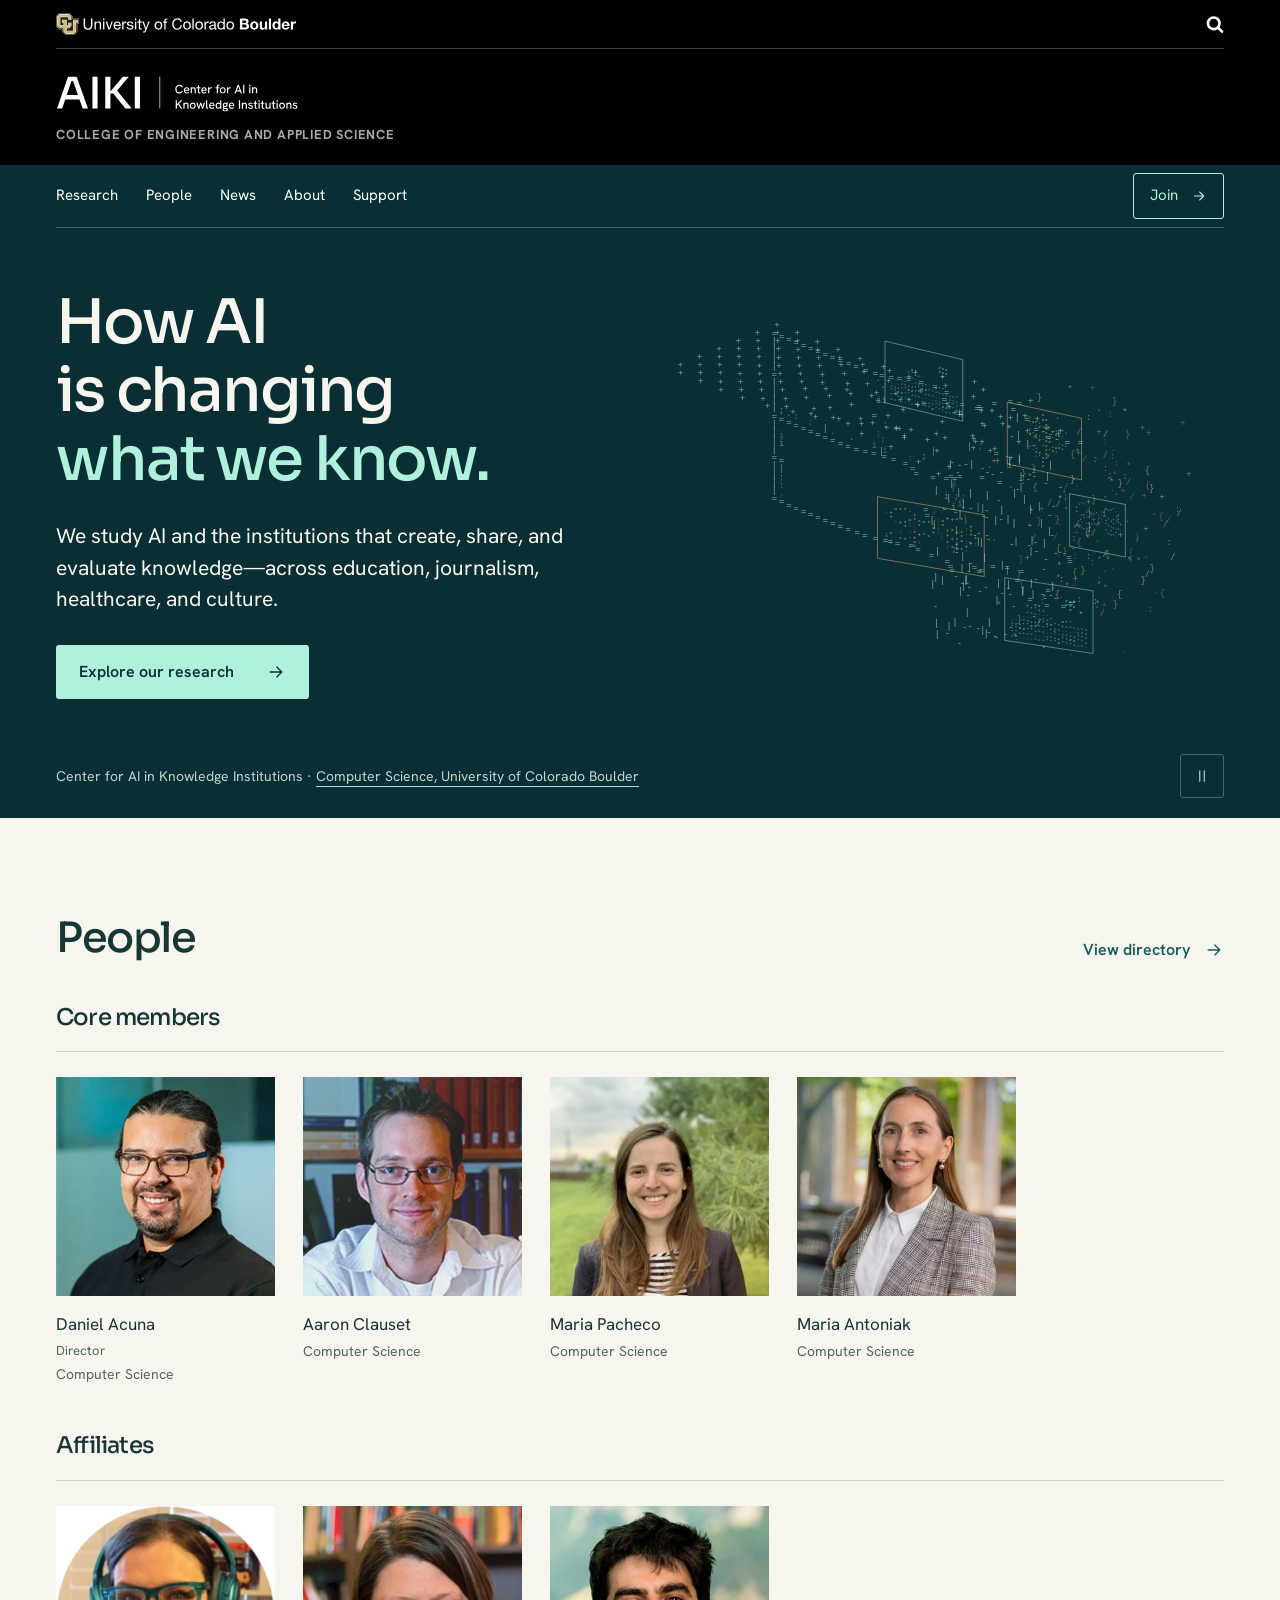
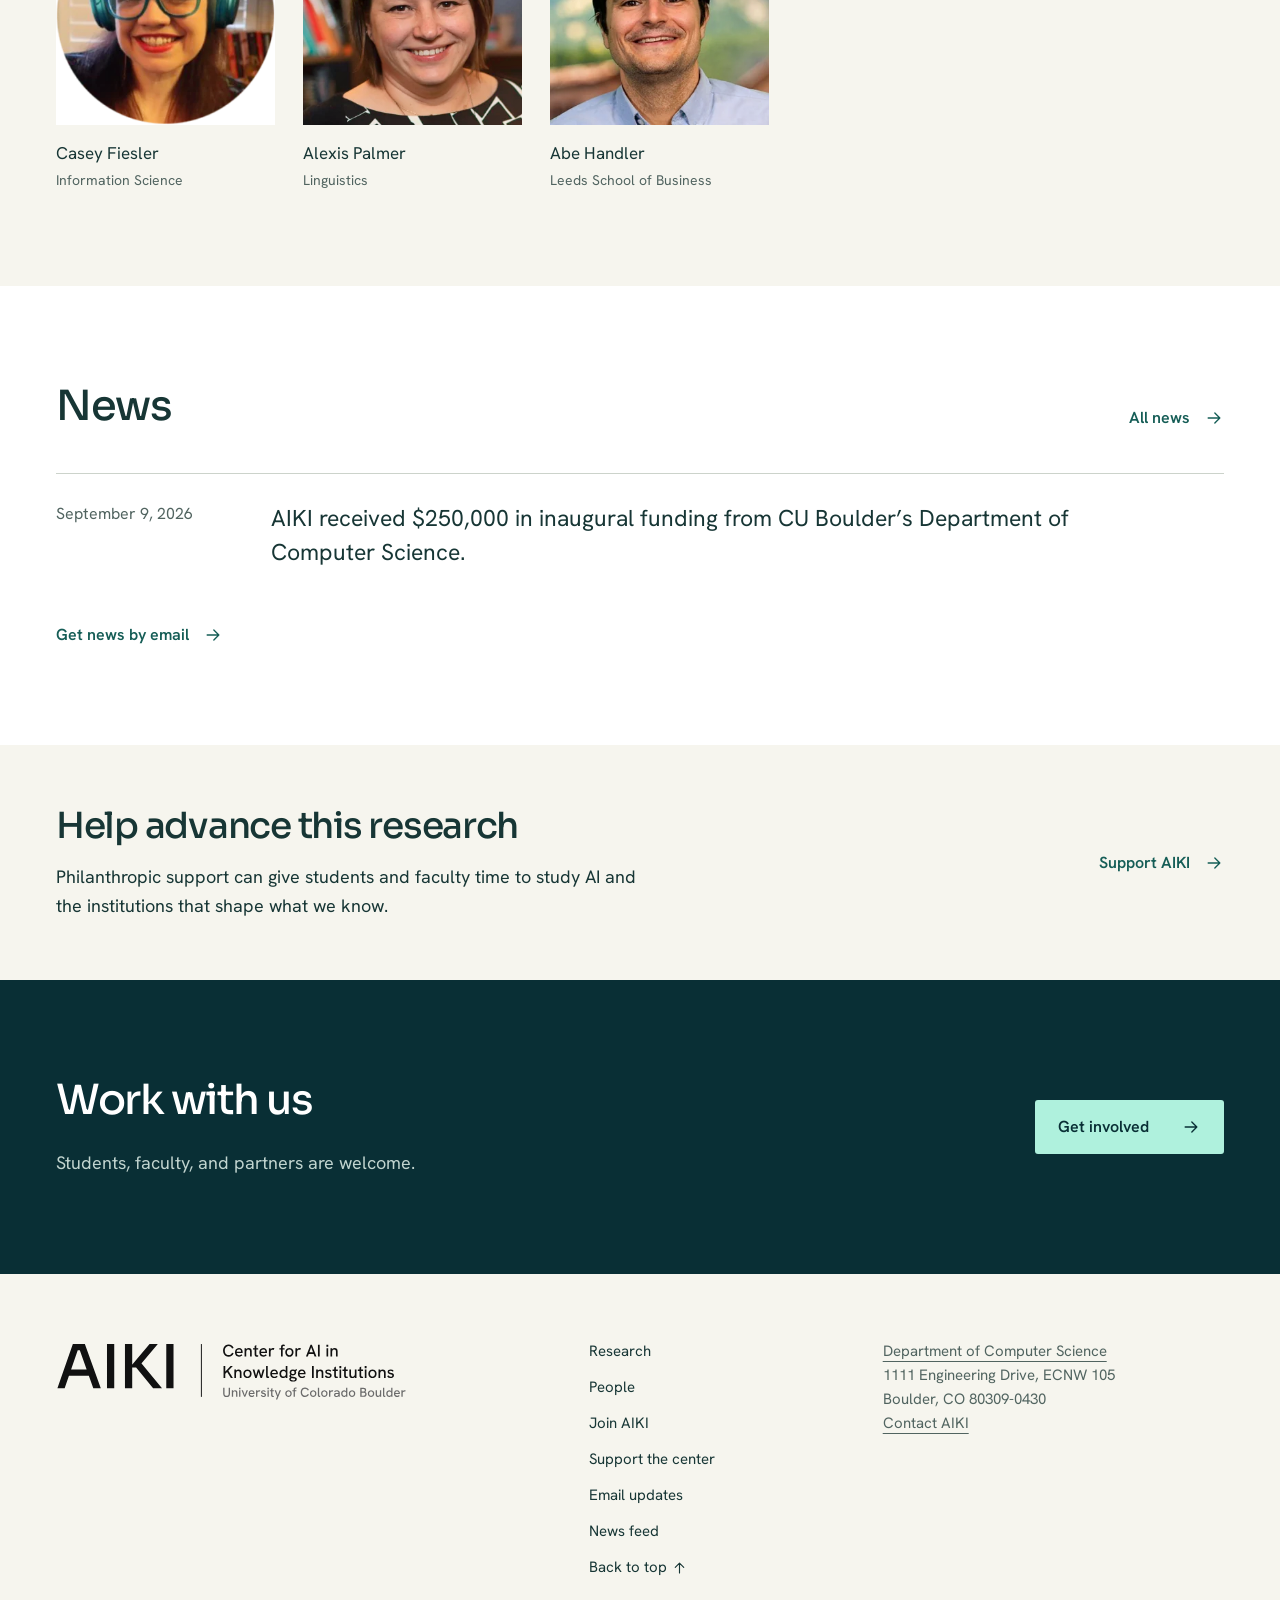
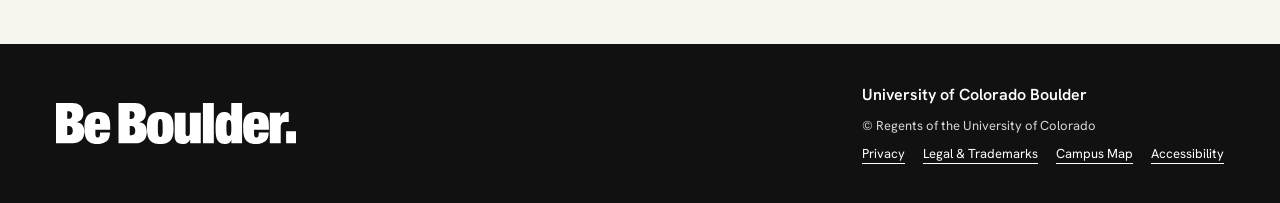
<file: index.html>
<!doctype html>
<html lang="en">
<head>
  <meta charset="utf-8">
  <meta name="viewport" content="width=device-width, initial-scale=1">
  <meta name="theme-color" content="#000000">
  

<title>Center for AI in Knowledge Institutions – AIKI</title>
<meta name="description" content="AIKI at CU Boulder studies how institutions create and share knowledge, and how AI changes their work.">
<link rel="canonical" href="https://aiki-cu.github.io/">
<meta property="og:type" content="website">
<meta property="og:locale" content="en_US">
<meta property="og:site_name" content="AIKI">
<meta property="og:title" content="Center for AI in Knowledge Institutions – AIKI">
<meta property="og:description" content="AIKI at CU Boulder studies how institutions create and share knowledge, and how AI changes their work.">
<meta property="og:url" content="https://aiki-cu.github.io/">
<meta property="og:image" content="https://aiki-cu.github.io/assets/images/brand/social-card.png">
<meta property="og:image:width" content="1200">
<meta property="og:image:height" content="630">
<meta property="og:image:alt" content="AIKI, Center for AI in Knowledge Institutions, University of Colorado Boulder">
<meta name="twitter:card" content="summary_large_image">
<meta name="twitter:title" content="Center for AI in Knowledge Institutions – AIKI">
<meta name="twitter:description" content="AIKI at CU Boulder studies how institutions create and share knowledge, and how AI changes their work.">
<meta name="twitter:image" content="https://aiki-cu.github.io/assets/images/brand/social-card.png">

<script type="application/ld+json">
{
  "@context": "https://schema.org",
  "@graph": [
    {
      "@type": "ResearchOrganization",
      "@id": "https://aiki-cu.github.io/#organization",
      "name": "Center for AI in Knowledge Institutions",
      "alternateName": "AIKI",
      "url": "https://aiki-cu.github.io/",
      "logo": "https://aiki-cu.github.io/assets/images/brand/aiki-icon.svg",
      "description": "AIKI at CU Boulder studies how institutions create and share knowledge, and how AI changes their work.",
      "foundingDate": "2026-09-09",
      "address": {
        "@type": "PostalAddress",
        "streetAddress": "1111 Engineering Drive, ECNW 105",
        "addressLocality": "Boulder", "addressRegion": "CO",
        "postalCode": "80309-0430", "addressCountry": "US"
      },
      "parentOrganization": {
        "@type": "Organization", "name": "Department of Computer Science",
        "url": "https://www.colorado.edu/cs/",
        "parentOrganization": { "@type": "CollegeOrUniversity", "name": "University of Colorado Boulder", "url": "https://www.colorado.edu/" }
      },
      "member": [{"@id": "https://aiki-cu.github.io/people/#daniel-acuna"},{"@id": "https://aiki-cu.github.io/people/#aaron-clauset"},{"@id": "https://aiki-cu.github.io/people/#maria-pacheco"},{"@id": "https://aiki-cu.github.io/people/#maria-antoniak"},{"@id": "https://aiki-cu.github.io/people/#casey-fiesler"},{"@id": "https://aiki-cu.github.io/people/#alexis-palmer"},{"@id": "https://aiki-cu.github.io/people/#abe-handler"}]
    },
    
    {
      "@type": "Person", "@id": "https://aiki-cu.github.io/people/#daniel-acuna",
      "name": "Daniel Acuna",
      "jobTitle": ["Director · Associate Professor"],
      "worksFor": { "@type": "CollegeOrUniversity", "name": "University of Colorado Boulder", "url": "https://www.colorado.edu/" },
      "affiliation": [{ "@id": "https://aiki-cu.github.io/#organization" }, { "@type": "Organization", "name": "Computer Science", "parentOrganization": { "@type": "CollegeOrUniversity", "name": "University of Colorado Boulder" } }, { "@type": "Organization", "name": "Information Science" }],
      
      "url": "https://www.colorado.edu/cs/daniel-acuna",
      "sameAs": ["https://www.colorado.edu/cs/daniel-acuna","https://acuna.io/"]
    },
    
    {
      "@type": "Person", "@id": "https://aiki-cu.github.io/people/#aaron-clauset",
      "name": "Aaron Clauset",
      "jobTitle": ["Professor", "Associate Chair for Faculty Affairs"],
      "worksFor": { "@type": "CollegeOrUniversity", "name": "University of Colorado Boulder", "url": "https://www.colorado.edu/" },
      "affiliation": [{ "@id": "https://aiki-cu.github.io/#organization" }, { "@type": "Organization", "name": "Computer Science", "parentOrganization": { "@type": "CollegeOrUniversity", "name": "University of Colorado Boulder" } }, { "@type": "Organization", "name": "BioFrontiers Institute" }, { "@type": "Organization", "name": "Santa Fe Institute" }, { "@type": "Organization", "name": "Applied Mathematics" }, { "@type": "Organization", "name": "Ecology and Evolutionary Biology" }, { "@type": "Organization", "name": "Information Science" }],
      "award": ["AAAS Fellow (2025)","Network Science Society Fellow (2023)","Erdős–Rényi Prize in Network Science (2016)","NSF CAREER Award (2015)"],
      "url": "https://www.colorado.edu/cs/aaron-clauset",
      "sameAs": ["https://www.colorado.edu/cs/aaron-clauset","https://aaronclauset.github.io/"]
    },
    
    {
      "@type": "Person", "@id": "https://aiki-cu.github.io/people/#maria-pacheco",
      "name": "Maria Pacheco",
      "jobTitle": ["Assistant Professor"],
      "worksFor": { "@type": "CollegeOrUniversity", "name": "University of Colorado Boulder", "url": "https://www.colorado.edu/" },
      "affiliation": [{ "@id": "https://aiki-cu.github.io/#organization" }, { "@type": "Organization", "name": "Computer Science", "parentOrganization": { "@type": "CollegeOrUniversity", "name": "University of Colorado Boulder" } }, { "@type": "Organization", "name": "Institute of Cognitive Science" }, { "@type": "Organization", "name": "Information Science" }],
      
      "url": "https://www.colorado.edu/ics/maria-pacheco",
      "sameAs": ["https://www.colorado.edu/ics/maria-pacheco","https://blast-cu.github.io/mlpacheco/"]
    },
    
    {
      "@type": "Person", "@id": "https://aiki-cu.github.io/people/#maria-antoniak",
      "name": "Maria Antoniak",
      "jobTitle": ["Assistant Professor"],
      "worksFor": { "@type": "CollegeOrUniversity", "name": "University of Colorado Boulder", "url": "https://www.colorado.edu/" },
      "affiliation": [{ "@id": "https://aiki-cu.github.io/#organization" }, { "@type": "Organization", "name": "Computer Science", "parentOrganization": { "@type": "CollegeOrUniversity", "name": "University of Colorado Boulder" } }, { "@type": "Organization", "name": "Information Science" }],
      
      "url": "https://www.colorado.edu/cs/maria-antoniak",
      "sameAs": ["https://www.colorado.edu/cs/maria-antoniak","https://maria-antoniak.github.io/"]
    },
    
    {
      "@type": "Person", "@id": "https://aiki-cu.github.io/people/#casey-fiesler",
      "name": "Casey Fiesler",
      "jobTitle": ["Associate Professor", "William R. Payden Endowed Professor", "Associate Chair of Graduate Studies"],
      "worksFor": { "@type": "CollegeOrUniversity", "name": "University of Colorado Boulder", "url": "https://www.colorado.edu/" },
      "affiliation": [{ "@id": "https://aiki-cu.github.io/#organization" }, { "@type": "Organization", "name": "Information Science", "parentOrganization": { "@type": "CollegeOrUniversity", "name": "University of Colorado Boulder" } }, { "@type": "Organization", "name": "Computer Science" }, { "@type": "Organization", "name": "ATLAS Institute" }, { "@type": "Organization", "name": "Silicon Flatirons Center" }],
      "award": ["NSF CAREER Award (2021)"],
      "url": "https://www.colorado.edu/cmdi/people/information-science/casey-fiesler",
      "sameAs": ["https://www.colorado.edu/cmdi/people/information-science/casey-fiesler","https://caseyfiesler.com/"]
    },
    
    {
      "@type": "Person", "@id": "https://aiki-cu.github.io/people/#alexis-palmer",
      "name": "Alexis Palmer",
      "jobTitle": ["Associate Professor"],
      "worksFor": { "@type": "CollegeOrUniversity", "name": "University of Colorado Boulder", "url": "https://www.colorado.edu/" },
      "affiliation": [{ "@id": "https://aiki-cu.github.io/#organization" }, { "@type": "Organization", "name": "Linguistics", "parentOrganization": { "@type": "CollegeOrUniversity", "name": "University of Colorado Boulder" } }, { "@type": "Organization", "name": "Center for Computational Language and Education Research (CLEAR)" }, { "@type": "Organization", "name": "Computer Science" }, { "@type": "Organization", "name": "Institute of Cognitive Science" }],
      "award": ["NSF CAREER Award"],
      "url": "https://www.colorado.edu/linguistics/alexis-palmer",
      "sameAs": ["https://www.colorado.edu/linguistics/alexis-palmer","https://alexispalmer.github.io/"]
    },
    
    {
      "@type": "Person", "@id": "https://aiki-cu.github.io/people/#abe-handler",
      "name": "Abe Handler",
      "jobTitle": ["Assistant Professor"],
      "worksFor": { "@type": "CollegeOrUniversity", "name": "University of Colorado Boulder", "url": "https://www.colorado.edu/" },
      "affiliation": [{ "@id": "https://aiki-cu.github.io/#organization" }, { "@type": "Organization", "name": "Leeds School of Business", "parentOrganization": { "@type": "CollegeOrUniversity", "name": "University of Colorado Boulder" } }],
      
      "url": "https://www.colorado.edu/business/leeds-directory/faculty/abe-handler",
      "sameAs": ["https://www.colorado.edu/business/leeds-directory/faculty/abe-handler","https://www.abehandler.com/"]
    },
    
    {
      "@type": "WebSite", "@id": "https://aiki-cu.github.io/#website",
      "name": "AIKI", "url": "https://aiki-cu.github.io/",
      "publisher": { "@id": "https://aiki-cu.github.io/#organization" }, "inLanguage": "en"
    },
    {
      "@type": "WebPage", "@id": "https://aiki-cu.github.io/#webpage",
      "name": "Center for AI in Knowledge Institutions",
      "description": "AIKI at CU Boulder studies how institutions create and share knowledge, and how AI changes their work.",
      "url": "https://aiki-cu.github.io/",
      "isPartOf": { "@id": "https://aiki-cu.github.io/#website" },
      "about": { "@id": "https://aiki-cu.github.io/#organization" }
    }
  ]
}
</script>


  

<script>
  (() => {
    const measurementId = "G-V90MS4R9FE";
    const siteOrigin = new URL("https://aiki-cu.github.io").origin;
    // Production only. Respect browser privacy preferences and the GA opt-out flag.
    if (location.origin !== siteOrigin || navigator.globalPrivacyControl === true ||
        navigator.doNotTrack === '1' || window['ga-disable-' + measurementId]) return;
    window.dataLayer = window.dataLayer || [];
    window.gtag = function () { window.dataLayer.push(arguments); };
    let referrerOrigin = '';
    try { referrerOrigin = new URL(document.referrer).origin + '/'; } catch (_) {}
    window.gtag('js', new Date());
    window.gtag('set', {
      allow_google_signals: false,
      allow_ad_personalization_signals: false,
      // Query strings and fragments may contain visitor-supplied information.
      page_location: "https://aiki-cu.github.io/",
      page_referrer: referrerOrigin
    });
    window.gtag('config', measurementId);
    window.aikiAnalyticsEnabled = true;
    const tag = document.createElement('script');
    tag.async = true;
    tag.referrerPolicy = 'origin';
    tag.src = 'https://www.googletagmanager.com/gtag/js?id=' + encodeURIComponent(measurementId);
    document.head.appendChild(tag);
  })();
</script>


  <link rel="icon" href="/assets/images/brand/favicon-32.png" type="image/png" sizes="32x32">
  <link rel="icon" href="/assets/images/brand/aiki-icon.svg" type="image/svg+xml">
  <link rel="apple-touch-icon" href="/assets/images/brand/apple-touch-icon.png" sizes="180x180">
  <link rel="preload" href="/assets/fonts/sora-latin.woff2" as="font" type="font/woff2" crossorigin>
  <link rel="preload" href="/assets/fonts/hanken-latin.woff2" as="font" type="font/woff2" crossorigin>
  <link rel="stylesheet" href="/assets/css/aiki.css">
  <link rel="alternate" type="application/atom+xml" title="AIKI news" href="/feed.xml">
  <script src="/assets/js/aiki.js" defer></script>
  <script type="application/json" id="engagement-areas">[{"id":"knowledge-production","title":"Knowledge creation","path":"/research/knowledge-production/"},{"id":"knowledge-integrity","title":"Trust and reliability","path":"/research/knowledge-integrity/"},{"id":"ai-mediated-text","title":"AI and language","path":"/research/ai-mediated-text/"},{"id":"power-and-narrative","title":"Power and influence","path":"/research/power-and-narrative/"}]</script>
  <script src="/assets/js/engagement.js" defer></script>
  <script type="module" src="/assets/js/home-archive.js"></script>
</head>
<body id="top" data-page-path="/" data-baseurl="" class="is-home">
  <!--
THESIS: Knowledge changes its own conditions of production; a flowing atlas makes the recursive relationship visible.
OWN-WORLD: Deep teal, mint, apricot and warm paper; Sora and Hanken; continuous vector paths and flat ruled research records.
STORY: Understand both directions of the AI/institutions relationship, follow a research question to evidence, and find the people to work with.
FIRST VIEWPORT: A large left-aligned statement on deep teal; mint emphasis; an ASCII archive centered beside the text in its own column; one mint research action. Theme explanations live on Research, keeping the opening brief.
FORM: Knowledge currents, grounded direction 5, seed ad260bd6. Daniel selected Images among words: ASCII landscapes, botanical studies, and cellular imagery among an opening character lattice. The homepage keeps the slow continuous archive cycle with a subtle local hover response and static reduced-motion art. The pause control was removed at Daniel's request. Profile photographs stay in color with a light wash that clears on hover or focus. No annotations appear in the archive.
FINISH: unreviewed and undocumented is unfinished; this build ends with the finish review, the verdict, DESIGN.md, and every shipping raster carrying its provenance
-->
  <a class="skip-link" href="#main">Skip to content</a>
  <header class="site-header">
  <div class="ucb-brand-bar ucb-brand-bar-black">
    <div class="brand-bar-inner">
      <a class="ucb-home-link" href="https://www.colorado.edu/"><img class="ucb-logo" src="/assets/images/cu-boulder-logo-text-white.svg" width="240" height="22" alt="University of Colorado Boulder"></a>
      <a class="ucb-search-link" href="https://www.colorado.edu/search"><img class="ucb-search" src="/assets/images/search-white.svg" width="18" height="18" alt="Search Colorado.edu"></a>
    </div>
  </div>
  <div class="site-name-bar ucb black">
    <div class="header-inner">
      <div class="site-name">
        <a class="brand" href="/"><img src="/assets/images/brand/aiki-lockup-compact-white.svg" width="557" height="86" alt="AIKI, Center for AI in Knowledge Institutions"></a>
        <p class="affiliation"><a href="https://www.colorado.edu/engineering">College of Engineering and Applied Science</a></p>
      </div>
      <button class="menu-toggle" aria-expanded="false" aria-controls="primary-nav" hidden>Menu <span class="menu-lines" aria-hidden="true"></span></button>
    </div>
  </div>
  <div class="nav-bar">
    <nav id="primary-nav" class="primary-nav" aria-label="Main">
      <a href="/research/">Research</a><a href="/people/">People</a><a href="/news/">News</a><a href="/about/">About</a><a href="/support/">Support</a><a href="/join/" class="nav-join">Join<svg class="arrow-icon" width="20" height="20" viewBox="0 0 24 24" fill="none" aria-hidden="true"><path d="M5 12h14m-6-6 6 6-6 6" stroke="currentColor" stroke-width="1.6" stroke-linecap="round" stroke-linejoin="round"/></svg>
</a>
    </nav>
  </div>
</header>

  <script>
// Initialize immediately after the header is parsed, before the reading column
// paints. With JavaScript disabled, all navigation links remain visible.
(() => {
  const header = document.querySelector('.site-header');
  const menu = document.querySelector('.menu-toggle');
  const nav = document.querySelector('#primary-nav');
  if (header && menu && nav) {
    const narrow = window.matchMedia('(max-width: 1060px)');
    const setMenu = (open, returnFocus = false) => {
      menu.setAttribute('aria-expanded', String(open));
      nav.hidden = narrow.matches && !open;
      if (returnFocus) menu.focus();
    };
    header.classList.add('nav-ready');
    menu.hidden = false;
    setMenu(false);
    menu.addEventListener('click', () => setMenu(menu.getAttribute('aria-expanded') !== 'true'));
    document.addEventListener('keydown', (event) => {
      if (event.key === 'Escape' && menu.getAttribute('aria-expanded') === 'true') setMenu(false, true);
    });
    document.addEventListener('click', (event) => {
      if (!header.contains(event.target) && menu.getAttribute('aria-expanded') === 'true') setMenu(false);
    });
    nav.addEventListener('click', (event) => { if (event.target.closest('a')) setMenu(false); });
    narrow.addEventListener('change', () => setMenu(false));
  }
})();
</script>

  <main id="main" tabindex="-1">
  <section class="home-opening">
    <div class="wrap">
      <div class="home-hero">
        <div class="hero-copy">
          <h1>How AI is changing <span>what we know.</span></h1>
          <p class="hero-intro">We study AI and the institutions that create, share, and evaluate knowledge—across education, journalism, healthcare, and culture.</p>
          <a class="button button-primary" href="/research/">Explore our research <svg class="arrow-icon" width="20" height="20" viewBox="0 0 24 24" fill="none" aria-hidden="true"><path d="M5 12h14m-6-6 6 6-6 6" stroke="currentColor" stroke-width="1.6" stroke-linecap="round" stroke-linejoin="round" /></svg>
</a>
        </div>
        <div class="hero-flow drawing" aria-hidden="true">
          <picture>
            <source media="(max-width: 600px)" srcset="/assets/images/illustrations/knowledge-archive-compact.svg" />
            <img src="/assets/images/illustrations/knowledge-archive.svg" alt="" width="720" height="460" decoding="async" />
          </picture>
          <canvas id="knowledge-archive" data-knowledge-archive=""></canvas>
        </div>
      </div>
      <p class="home-affiliation">Center for AI in Knowledge Institutions · <a href="https://www.colorado.edu/cs/">Computer Science, University of Colorado Boulder</a></p>
    </div>
    <button class="archive-toggle" type="button" aria-label="Pause animation" aria-controls="knowledge-archive" data-playing="true" hidden="">
      <svg viewBox="0 0 24 24" fill="none" stroke="currentColor" stroke-width="1.5" stroke-linecap="round" stroke-linejoin="round" aria-hidden="true"><path class="archive-pause" d="M9 5v14M15 5v14" /><path class="archive-play" d="m8 5 11 7-11 7Z" /></svg>
    </button>
  </section>
  <section class="wrap section-space home-people">
    <div class="section-heading"><h2>People</h2><a class="text-link" href="/people/">View directory <svg class="arrow-icon" width="20" height="20" viewBox="0 0 24 24" fill="none" aria-hidden="true"><path d="M5 12h14m-6-6 6 6-6 6" stroke="currentColor" stroke-width="1.6" stroke-linecap="round" stroke-linejoin="round" /></svg>
</a></div>
    <div class="home-people-groups">
      <section class="home-people-group" aria-labelledby="home-core"><h3 id="home-core">Core members</h3>
        
        <div class="people-strip">
  
  <a href="/people/#daniel-acuna">
    <span class="portrait-frame"><img class="strip-portrait" src="/assets/images/people/photos/daniel-acuna.webp" srcset="/assets/images/people/photos/daniel-acuna-320.webp 320w, /assets/images/people/photos/daniel-acuna.webp 640w" sizes="(max-width: 360px) calc((100vw - 52px) / 2), (max-width: 600px) calc((100vw - 60px) / 2), (max-width: 1040px) calc((100vw - 164px) / 4), 219px" style="object-position: 50% 50%" alt="" width="320" height="320" loading="lazy" decoding="async" /></span>
    <span class="strip-name">Daniel Acuna</span>
    <span class="strip-role">Director</span>
    <span class="strip-unit">Computer Science</span>
  </a>
  
  <a href="/people/#aaron-clauset">
    <span class="portrait-frame"><img class="strip-portrait" src="/assets/images/people/photos/aaron-clauset.webp" srcset="/assets/images/people/photos/aaron-clauset-320.webp 320w, /assets/images/people/photos/aaron-clauset.webp 640w" sizes="(max-width: 360px) calc((100vw - 52px) / 2), (max-width: 600px) calc((100vw - 60px) / 2), (max-width: 1040px) calc((100vw - 164px) / 4), 219px" style="object-position: 50% 42%" alt="" width="320" height="320" loading="lazy" decoding="async" /></span>
    <span class="strip-name">Aaron Clauset</span>
    
    <span class="strip-unit">Computer Science</span>
  </a>
  
  <a href="/people/#maria-pacheco">
    <span class="portrait-frame"><img class="strip-portrait" src="/assets/images/people/photos/maria-pacheco.webp" srcset="/assets/images/people/photos/maria-pacheco-320.webp 320w, /assets/images/people/photos/maria-pacheco.webp 640w" sizes="(max-width: 360px) calc((100vw - 52px) / 2), (max-width: 600px) calc((100vw - 60px) / 2), (max-width: 1040px) calc((100vw - 164px) / 4), 219px" style="object-position: 50% 37%" alt="" width="320" height="320" loading="lazy" decoding="async" /></span>
    <span class="strip-name">Maria Pacheco</span>
    
    <span class="strip-unit">Computer Science</span>
  </a>
  
  <a href="/people/#maria-antoniak">
    <span class="portrait-frame"><img class="strip-portrait" src="/assets/images/people/photos/maria-antoniak.webp" srcset="/assets/images/people/photos/maria-antoniak-320.webp 320w, /assets/images/people/photos/maria-antoniak.webp 640w" sizes="(max-width: 360px) calc((100vw - 52px) / 2), (max-width: 600px) calc((100vw - 60px) / 2), (max-width: 1040px) calc((100vw - 164px) / 4), 219px" style="object-position: 50% 12%" alt="" width="320" height="320" loading="lazy" decoding="async" /></span>
    <span class="strip-name">Maria Antoniak</span>
    
    <span class="strip-unit">Computer Science</span>
  </a>
  
</div>

      </section>
      <section class="home-people-group home-affiliates" aria-labelledby="home-affiliates"><h3 id="home-affiliates">Affiliates</h3>
        
        <div class="people-strip">
  
  <a href="/people/#casey-fiesler">
    <span class="portrait-frame"><img class="strip-portrait" src="/assets/images/people/photos/casey-fiesler.webp" srcset="/assets/images/people/photos/casey-fiesler-320.webp 320w, /assets/images/people/photos/casey-fiesler.webp 640w" sizes="(max-width: 360px) calc((100vw - 52px) / 2), (max-width: 600px) calc((100vw - 60px) / 2), (max-width: 1040px) calc((100vw - 164px) / 4), 219px" style="object-position: 50% 42%" alt="" width="320" height="320" loading="lazy" decoding="async" /></span>
    <span class="strip-name">Casey Fiesler</span>
    
    <span class="strip-unit">Information Science</span>
  </a>
  
  <a href="/people/#alexis-palmer">
    <span class="portrait-frame"><img class="strip-portrait" src="/assets/images/people/photos/alexis-palmer.webp" srcset="/assets/images/people/photos/alexis-palmer-320.webp 320w, /assets/images/people/photos/alexis-palmer.webp 640w" sizes="(max-width: 360px) calc((100vw - 52px) / 2), (max-width: 600px) calc((100vw - 60px) / 2), (max-width: 1040px) calc((100vw - 164px) / 4), 219px" style="object-position: 50% 34%" alt="" width="320" height="320" loading="lazy" decoding="async" /></span>
    <span class="strip-name">Alexis Palmer</span>
    
    <span class="strip-unit">Linguistics</span>
  </a>
  
  <a href="/people/#abe-handler">
    <span class="portrait-frame"><img class="strip-portrait" src="/assets/images/people/photos/abe-handler.webp" srcset="/assets/images/people/photos/abe-handler-320.webp 320w, /assets/images/people/photos/abe-handler.webp 640w" sizes="(max-width: 360px) calc((100vw - 52px) / 2), (max-width: 600px) calc((100vw - 60px) / 2), (max-width: 1040px) calc((100vw - 164px) / 4), 219px" style="object-position: 50% 40%" alt="" width="320" height="320" loading="lazy" decoding="async" /></span>
    <span class="strip-name">Abe Handler</span>
    
    <span class="strip-unit">Leeds School of Business</span>
  </a>
  
</div>

      </section>
    </div>
  </section>
  <section class="news-section section-space"><div class="wrap"><div class="section-heading"><h2>News</h2><a class="text-link" href="/news/">All news <svg class="arrow-icon" width="20" height="20" viewBox="0 0 24 24" fill="none" aria-hidden="true"><path d="M5 12h14m-6-6 6 6-6 6" stroke="currentColor" stroke-width="1.6" stroke-linecap="round" stroke-linejoin="round" /></svg>
</a></div><ul class="news-list">
<li class="news-item" id="event-aiki-inaugural-funding"><div class="news-date">September 9, 2026</div><div class="news-description">AIKI received $250,000 in inaugural funding from CU Boulder’s Department of Computer Science.</div></li>
</ul>
<a class="text-link news-subscribe-link" href="/join/#newsletter">Get news by email <svg class="arrow-icon" width="20" height="20" viewBox="0 0 24 24" fill="none" aria-hidden="true"><path d="M5 12h14m-6-6 6 6-6 6" stroke="currentColor" stroke-width="1.6" stroke-linecap="round" stroke-linejoin="round" /></svg>
</a></div></section>
  <section class="home-support wrap" aria-labelledby="home-support-heading"><div><h2 id="home-support-heading">Help advance this research</h2><p>Philanthropic support can give students and faculty time to study AI and the institutions that shape what we know.</p></div><a class="text-link" href="/support/">Support AIKI <svg class="arrow-icon" width="20" height="20" viewBox="0 0 24 24" fill="none" aria-hidden="true"><path d="M5 12h14m-6-6 6 6-6 6" stroke="currentColor" stroke-width="1.6" stroke-linecap="round" stroke-linejoin="round" /></svg>
</a></section>
  <section class="join-strip section-space">
  <div class="wrap join-inner"><div><h2>Work with us</h2><p>Students, faculty, and partners are welcome.</p></div><a class="button button-light" href="/join/">Get involved <svg class="arrow-icon" width="20" height="20" viewBox="0 0 24 24" fill="none" aria-hidden="true"><path d="M5 12h14m-6-6 6 6-6 6" stroke="currentColor" stroke-width="1.6" stroke-linecap="round" stroke-linejoin="round" /></svg>
</a></div>
</section>

</main>

  <footer class="site-footer">
  <div class="wrap footer-main">
    <div class="footer-identity">
      <a href="/"><img src="/assets/images/brand/aiki-lockup.svg" alt="AIKI, Center for AI in Knowledge Institutions, University of Colorado Boulder" width="557" height="100" loading="lazy"></a>
    </div>
    <nav class="footer-nav" aria-label="Footer">
      <a href="/research/">Research</a>
      <a href="/people/">People</a>
      <a href="/join/">Join AIKI</a>
      <a href="/support/">Support the center</a>
      <a href="/join/#newsletter">Email updates</a>
      <a href="/feed.xml">News feed</a>
      <a href="#top" class="back-to-top">Back to top <svg class="arrow-icon" width="20" height="20" viewBox="0 0 24 24" fill="none" aria-hidden="true"><path d="M5 12h14m-6-6 6 6-6 6" stroke="currentColor" stroke-width="1.6" stroke-linecap="round" stroke-linejoin="round"/></svg>
</a>
    </nav>
    <address>
      <a href="https://www.colorado.edu/cs/">Department of Computer Science</a><br>
      1111 Engineering Drive, ECNW 105<br>
      Boulder, CO 80309-0430<br>
      <a class="footer-contact" href="/about/#contact">Contact AIKI</a>
    </address>
  </div>
  <div class="university-footer">
    <div class="wrap university-inner ucb-footer">
      <a class="be-boulder" href="https://www.colorado.edu/"><img class="ucb-footer-be-boulder" src="/assets/images/be-boulder-white.svg" width="240" height="41" alt="Be Boulder." loading="lazy"></a>
      <div class="university-details">
        <a class="ucb-home-link" href="https://www.colorado.edu/">University of Colorado Boulder</a>
        <p>© Regents of the University of Colorado</p>
        <nav class="ucb-footer-links" aria-label="University resources"><a href="https://www.colorado.edu/compliance/policies/privacy-statement">Privacy</a><a href="https://www.colorado.edu/about/legal-trademarks">Legal &amp; Trademarks</a><a href="https://www.colorado.edu/map/">Campus Map</a><a href="https://www.colorado.edu/accessibility">Accessibility</a></nav>
      </div>
    </div>
  </div>
</footer>

</body>
</html>
</file>
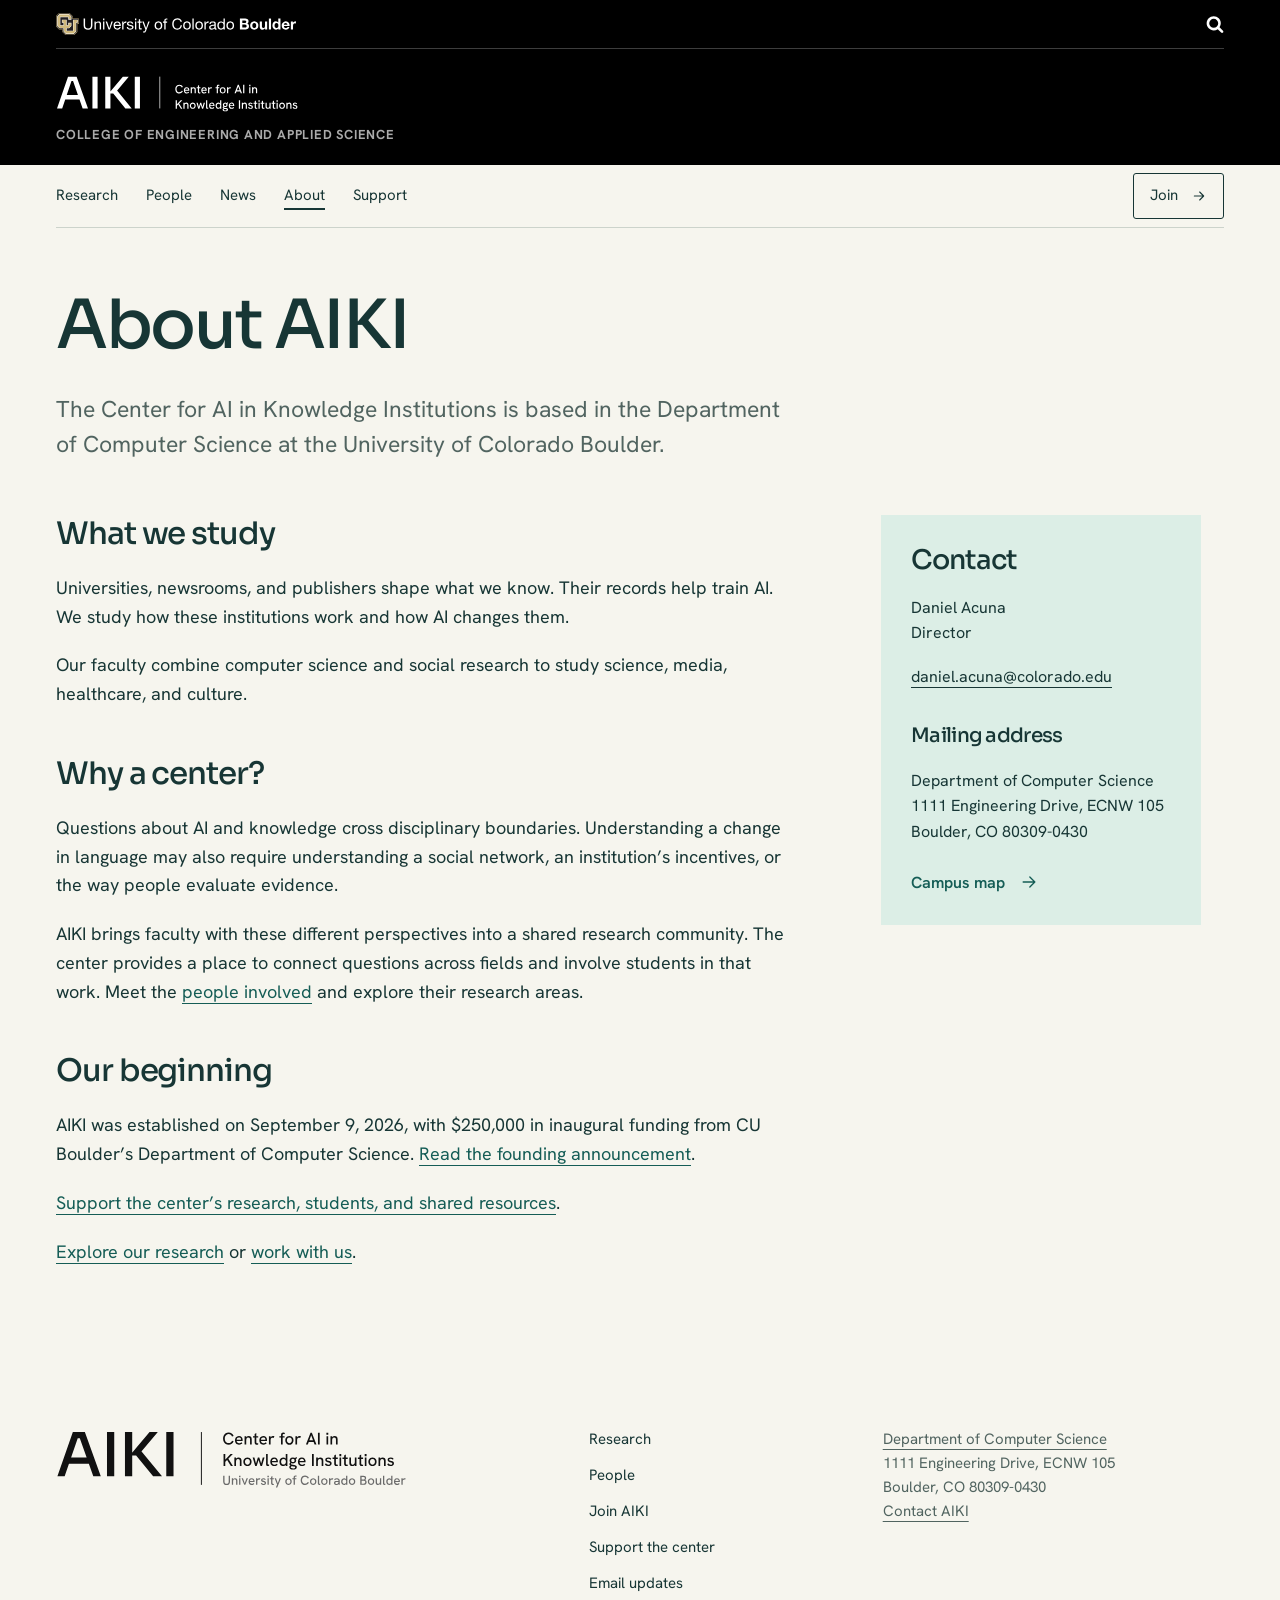
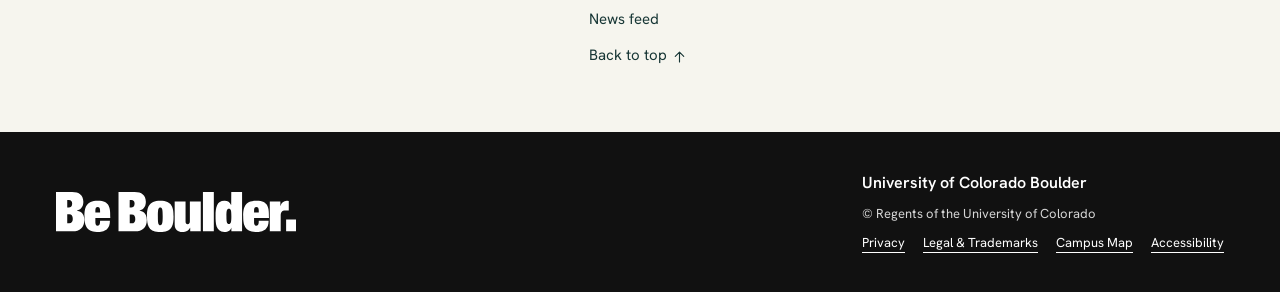
<file: about/index.html>
<!doctype html>
<html lang="en">
<head>
  <meta charset="utf-8">
  <meta name="viewport" content="width=device-width, initial-scale=1">
  <meta name="theme-color" content="#000000">
  

<title>About – AIKI</title>
<meta name="description" content="AIKI is a CU Boulder research center studying institutions, knowledge, and AI.">
<link rel="canonical" href="https://aiki-cu.github.io/about/">
<meta property="og:type" content="website">
<meta property="og:locale" content="en_US">
<meta property="og:site_name" content="AIKI">
<meta property="og:title" content="About – AIKI">
<meta property="og:description" content="AIKI is a CU Boulder research center studying institutions, knowledge, and AI.">
<meta property="og:url" content="https://aiki-cu.github.io/about/">
<meta property="og:image" content="https://aiki-cu.github.io/assets/images/brand/social-card.png">
<meta property="og:image:width" content="1200">
<meta property="og:image:height" content="630">
<meta property="og:image:alt" content="AIKI, Center for AI in Knowledge Institutions, University of Colorado Boulder">
<meta name="twitter:card" content="summary_large_image">
<meta name="twitter:title" content="About – AIKI">
<meta name="twitter:description" content="AIKI is a CU Boulder research center studying institutions, knowledge, and AI.">
<meta name="twitter:image" content="https://aiki-cu.github.io/assets/images/brand/social-card.png">

<script type="application/ld+json">
{
  "@context": "https://schema.org",
  "@graph": [
    {
      "@type": "ResearchOrganization",
      "@id": "https://aiki-cu.github.io/#organization",
      "name": "Center for AI in Knowledge Institutions",
      "alternateName": "AIKI",
      "url": "https://aiki-cu.github.io/",
      "logo": "https://aiki-cu.github.io/assets/images/brand/aiki-icon.svg",
      "description": "AIKI at CU Boulder studies how institutions create and share knowledge, and how AI changes their work.",
      "foundingDate": "2026-09-09",
      "address": {
        "@type": "PostalAddress",
        "streetAddress": "1111 Engineering Drive, ECNW 105",
        "addressLocality": "Boulder", "addressRegion": "CO",
        "postalCode": "80309-0430", "addressCountry": "US"
      },
      "parentOrganization": {
        "@type": "Organization", "name": "Department of Computer Science",
        "url": "https://www.colorado.edu/cs/",
        "parentOrganization": { "@type": "CollegeOrUniversity", "name": "University of Colorado Boulder", "url": "https://www.colorado.edu/" }
      },
      "member": [{"@id": "https://aiki-cu.github.io/people/#daniel-acuna"},{"@id": "https://aiki-cu.github.io/people/#aaron-clauset"},{"@id": "https://aiki-cu.github.io/people/#maria-pacheco"},{"@id": "https://aiki-cu.github.io/people/#maria-antoniak"},{"@id": "https://aiki-cu.github.io/people/#casey-fiesler"},{"@id": "https://aiki-cu.github.io/people/#alexis-palmer"},{"@id": "https://aiki-cu.github.io/people/#abe-handler"}]
    },
    
    {
      "@type": "Person", "@id": "https://aiki-cu.github.io/people/#daniel-acuna",
      "name": "Daniel Acuna",
      "jobTitle": ["Director · Associate Professor"],
      "worksFor": { "@type": "CollegeOrUniversity", "name": "University of Colorado Boulder", "url": "https://www.colorado.edu/" },
      "affiliation": [{ "@id": "https://aiki-cu.github.io/#organization" }, { "@type": "Organization", "name": "Computer Science", "parentOrganization": { "@type": "CollegeOrUniversity", "name": "University of Colorado Boulder" } }, { "@type": "Organization", "name": "Information Science" }],
      
      "url": "https://www.colorado.edu/cs/daniel-acuna",
      "sameAs": ["https://www.colorado.edu/cs/daniel-acuna","https://acuna.io/"]
    },
    
    {
      "@type": "Person", "@id": "https://aiki-cu.github.io/people/#aaron-clauset",
      "name": "Aaron Clauset",
      "jobTitle": ["Professor", "Associate Chair for Faculty Affairs"],
      "worksFor": { "@type": "CollegeOrUniversity", "name": "University of Colorado Boulder", "url": "https://www.colorado.edu/" },
      "affiliation": [{ "@id": "https://aiki-cu.github.io/#organization" }, { "@type": "Organization", "name": "Computer Science", "parentOrganization": { "@type": "CollegeOrUniversity", "name": "University of Colorado Boulder" } }, { "@type": "Organization", "name": "BioFrontiers Institute" }, { "@type": "Organization", "name": "Santa Fe Institute" }, { "@type": "Organization", "name": "Applied Mathematics" }, { "@type": "Organization", "name": "Ecology and Evolutionary Biology" }, { "@type": "Organization", "name": "Information Science" }],
      "award": ["AAAS Fellow (2025)","Network Science Society Fellow (2023)","Erdős–Rényi Prize in Network Science (2016)","NSF CAREER Award (2015)"],
      "url": "https://www.colorado.edu/cs/aaron-clauset",
      "sameAs": ["https://www.colorado.edu/cs/aaron-clauset","https://aaronclauset.github.io/"]
    },
    
    {
      "@type": "Person", "@id": "https://aiki-cu.github.io/people/#maria-pacheco",
      "name": "Maria Pacheco",
      "jobTitle": ["Assistant Professor"],
      "worksFor": { "@type": "CollegeOrUniversity", "name": "University of Colorado Boulder", "url": "https://www.colorado.edu/" },
      "affiliation": [{ "@id": "https://aiki-cu.github.io/#organization" }, { "@type": "Organization", "name": "Computer Science", "parentOrganization": { "@type": "CollegeOrUniversity", "name": "University of Colorado Boulder" } }, { "@type": "Organization", "name": "Institute of Cognitive Science" }, { "@type": "Organization", "name": "Information Science" }],
      
      "url": "https://www.colorado.edu/ics/maria-pacheco",
      "sameAs": ["https://www.colorado.edu/ics/maria-pacheco","https://blast-cu.github.io/mlpacheco/"]
    },
    
    {
      "@type": "Person", "@id": "https://aiki-cu.github.io/people/#maria-antoniak",
      "name": "Maria Antoniak",
      "jobTitle": ["Assistant Professor"],
      "worksFor": { "@type": "CollegeOrUniversity", "name": "University of Colorado Boulder", "url": "https://www.colorado.edu/" },
      "affiliation": [{ "@id": "https://aiki-cu.github.io/#organization" }, { "@type": "Organization", "name": "Computer Science", "parentOrganization": { "@type": "CollegeOrUniversity", "name": "University of Colorado Boulder" } }, { "@type": "Organization", "name": "Information Science" }],
      
      "url": "https://www.colorado.edu/cs/maria-antoniak",
      "sameAs": ["https://www.colorado.edu/cs/maria-antoniak","https://maria-antoniak.github.io/"]
    },
    
    {
      "@type": "Person", "@id": "https://aiki-cu.github.io/people/#casey-fiesler",
      "name": "Casey Fiesler",
      "jobTitle": ["Associate Professor", "William R. Payden Endowed Professor", "Associate Chair of Graduate Studies"],
      "worksFor": { "@type": "CollegeOrUniversity", "name": "University of Colorado Boulder", "url": "https://www.colorado.edu/" },
      "affiliation": [{ "@id": "https://aiki-cu.github.io/#organization" }, { "@type": "Organization", "name": "Information Science", "parentOrganization": { "@type": "CollegeOrUniversity", "name": "University of Colorado Boulder" } }, { "@type": "Organization", "name": "Computer Science" }, { "@type": "Organization", "name": "ATLAS Institute" }, { "@type": "Organization", "name": "Silicon Flatirons Center" }],
      "award": ["NSF CAREER Award (2021)"],
      "url": "https://www.colorado.edu/cmdi/people/information-science/casey-fiesler",
      "sameAs": ["https://www.colorado.edu/cmdi/people/information-science/casey-fiesler","https://caseyfiesler.com/"]
    },
    
    {
      "@type": "Person", "@id": "https://aiki-cu.github.io/people/#alexis-palmer",
      "name": "Alexis Palmer",
      "jobTitle": ["Associate Professor"],
      "worksFor": { "@type": "CollegeOrUniversity", "name": "University of Colorado Boulder", "url": "https://www.colorado.edu/" },
      "affiliation": [{ "@id": "https://aiki-cu.github.io/#organization" }, { "@type": "Organization", "name": "Linguistics", "parentOrganization": { "@type": "CollegeOrUniversity", "name": "University of Colorado Boulder" } }, { "@type": "Organization", "name": "Center for Computational Language and Education Research (CLEAR)" }, { "@type": "Organization", "name": "Computer Science" }, { "@type": "Organization", "name": "Institute of Cognitive Science" }],
      "award": ["NSF CAREER Award"],
      "url": "https://www.colorado.edu/linguistics/alexis-palmer",
      "sameAs": ["https://www.colorado.edu/linguistics/alexis-palmer","https://alexispalmer.github.io/"]
    },
    
    {
      "@type": "Person", "@id": "https://aiki-cu.github.io/people/#abe-handler",
      "name": "Abe Handler",
      "jobTitle": ["Assistant Professor"],
      "worksFor": { "@type": "CollegeOrUniversity", "name": "University of Colorado Boulder", "url": "https://www.colorado.edu/" },
      "affiliation": [{ "@id": "https://aiki-cu.github.io/#organization" }, { "@type": "Organization", "name": "Leeds School of Business", "parentOrganization": { "@type": "CollegeOrUniversity", "name": "University of Colorado Boulder" } }],
      
      "url": "https://www.colorado.edu/business/leeds-directory/faculty/abe-handler",
      "sameAs": ["https://www.colorado.edu/business/leeds-directory/faculty/abe-handler","https://www.abehandler.com/"]
    },
    
    {
      "@type": "WebSite", "@id": "https://aiki-cu.github.io/#website",
      "name": "AIKI", "url": "https://aiki-cu.github.io/",
      "publisher": { "@id": "https://aiki-cu.github.io/#organization" }, "inLanguage": "en"
    },
    {
      "@type": "WebPage", "@id": "https://aiki-cu.github.io/about/#webpage",
      "name": "About",
      "description": "AIKI is a CU Boulder research center studying institutions, knowledge, and AI.",
      "url": "https://aiki-cu.github.io/about/",
      "isPartOf": { "@id": "https://aiki-cu.github.io/#website" },
      "about": { "@id": "https://aiki-cu.github.io/#organization" }
    }
  ]
}
</script>


  

<script>
  (() => {
    const measurementId = "G-V90MS4R9FE";
    const siteOrigin = new URL("https://aiki-cu.github.io").origin;
    // Production only. Respect browser privacy preferences and the GA opt-out flag.
    if (location.origin !== siteOrigin || navigator.globalPrivacyControl === true ||
        navigator.doNotTrack === '1' || window['ga-disable-' + measurementId]) return;
    window.dataLayer = window.dataLayer || [];
    window.gtag = function () { window.dataLayer.push(arguments); };
    let referrerOrigin = '';
    try { referrerOrigin = new URL(document.referrer).origin + '/'; } catch (_) {}
    window.gtag('js', new Date());
    window.gtag('set', {
      allow_google_signals: false,
      allow_ad_personalization_signals: false,
      // Query strings and fragments may contain visitor-supplied information.
      page_location: "https://aiki-cu.github.io/about/",
      page_referrer: referrerOrigin
    });
    window.gtag('config', measurementId);
    window.aikiAnalyticsEnabled = true;
    const tag = document.createElement('script');
    tag.async = true;
    tag.referrerPolicy = 'origin';
    tag.src = 'https://www.googletagmanager.com/gtag/js?id=' + encodeURIComponent(measurementId);
    document.head.appendChild(tag);
  })();
</script>


  <link rel="icon" href="/assets/images/brand/favicon-32.png" type="image/png" sizes="32x32">
  <link rel="icon" href="/assets/images/brand/aiki-icon.svg" type="image/svg+xml">
  <link rel="apple-touch-icon" href="/assets/images/brand/apple-touch-icon.png" sizes="180x180">
  <link rel="preload" href="/assets/fonts/sora-latin.woff2" as="font" type="font/woff2" crossorigin>
  <link rel="preload" href="/assets/fonts/hanken-latin.woff2" as="font" type="font/woff2" crossorigin>
  <link rel="stylesheet" href="/assets/css/aiki.css">
  <link rel="alternate" type="application/atom+xml" title="AIKI news" href="/feed.xml">
  <script src="/assets/js/aiki.js" defer></script>
  <script type="application/json" id="engagement-areas">[{"id":"knowledge-production","title":"Knowledge creation","path":"/research/knowledge-production/"},{"id":"knowledge-integrity","title":"Trust and reliability","path":"/research/knowledge-integrity/"},{"id":"ai-mediated-text","title":"AI and language","path":"/research/ai-mediated-text/"},{"id":"power-and-narrative","title":"Power and influence","path":"/research/power-and-narrative/"}]</script>
  <script src="/assets/js/engagement.js" defer></script>
  
</head>
<body id="top" data-page-path="/about/" data-baseurl="" class="is-interior">
  <!--
THESIS: Knowledge changes its own conditions of production; a flowing atlas makes the recursive relationship visible.
OWN-WORLD: Deep teal, mint, apricot and warm paper; Sora and Hanken; continuous vector paths and flat ruled research records.
STORY: Understand both directions of the AI/institutions relationship, follow a research question to evidence, and find the people to work with.
FIRST VIEWPORT: A large left-aligned statement on deep teal; mint emphasis; an ASCII archive centered beside the text in its own column; one mint research action. Theme explanations live on Research, keeping the opening brief.
FORM: Knowledge currents, grounded direction 5, seed ad260bd6. Daniel selected Images among words: ASCII landscapes, botanical studies, and cellular imagery among an opening character lattice. The homepage keeps the slow continuous archive cycle with a subtle local hover response and static reduced-motion art. The pause control was removed at Daniel's request. Profile photographs stay in color with a light wash that clears on hover or focus. No annotations appear in the archive.
FINISH: unreviewed and undocumented is unfinished; this build ends with the finish review, the verdict, DESIGN.md, and every shipping raster carrying its provenance
-->
  <a class="skip-link" href="#main">Skip to content</a>
  <header class="site-header">
  <div class="ucb-brand-bar ucb-brand-bar-black">
    <div class="brand-bar-inner">
      <a class="ucb-home-link" href="https://www.colorado.edu/"><img class="ucb-logo" src="/assets/images/cu-boulder-logo-text-white.svg" width="240" height="22" alt="University of Colorado Boulder"></a>
      <a class="ucb-search-link" href="https://www.colorado.edu/search"><img class="ucb-search" src="/assets/images/search-white.svg" width="18" height="18" alt="Search Colorado.edu"></a>
    </div>
  </div>
  <div class="site-name-bar ucb black">
    <div class="header-inner">
      <div class="site-name">
        <a class="brand" href="/"><img src="/assets/images/brand/aiki-lockup-compact-white.svg" width="557" height="86" alt="AIKI, Center for AI in Knowledge Institutions"></a>
        <p class="affiliation"><a href="https://www.colorado.edu/engineering">College of Engineering and Applied Science</a></p>
      </div>
      <button class="menu-toggle" aria-expanded="false" aria-controls="primary-nav" hidden>Menu <span class="menu-lines" aria-hidden="true"></span></button>
    </div>
  </div>
  <div class="nav-bar">
    <nav id="primary-nav" class="primary-nav" aria-label="Main">
      <a href="/research/">Research</a><a href="/people/">People</a><a href="/news/">News</a><a href="/about/" aria-current="page">About</a><a href="/support/">Support</a><a href="/join/" class="nav-join">Join<svg class="arrow-icon" width="20" height="20" viewBox="0 0 24 24" fill="none" aria-hidden="true"><path d="M5 12h14m-6-6 6 6-6 6" stroke="currentColor" stroke-width="1.6" stroke-linecap="round" stroke-linejoin="round"/></svg>
</a>
    </nav>
  </div>
</header>

  <script>
// Initialize immediately after the header is parsed, before the reading column
// paints. With JavaScript disabled, all navigation links remain visible.
(() => {
  const header = document.querySelector('.site-header');
  const menu = document.querySelector('.menu-toggle');
  const nav = document.querySelector('#primary-nav');
  if (header && menu && nav) {
    const narrow = window.matchMedia('(max-width: 1060px)');
    const setMenu = (open, returnFocus = false) => {
      menu.setAttribute('aria-expanded', String(open));
      nav.hidden = narrow.matches && !open;
      if (returnFocus) menu.focus();
    };
    header.classList.add('nav-ready');
    menu.hidden = false;
    setMenu(false);
    menu.addEventListener('click', () => setMenu(menu.getAttribute('aria-expanded') !== 'true'));
    document.addEventListener('keydown', (event) => {
      if (event.key === 'Escape' && menu.getAttribute('aria-expanded') === 'true') setMenu(false, true);
    });
    document.addEventListener('click', (event) => {
      if (!header.contains(event.target) && menu.getAttribute('aria-expanded') === 'true') setMenu(false);
    });
    nav.addEventListener('click', (event) => { if (event.target.closest('a')) setMenu(false); });
    narrow.addEventListener('change', () => setMenu(false));
  }
})();
</script>

  <main id="main" tabindex="-1" class="interior-main wrap">
  <header class="page-heading"><h1>About AIKI</h1><p>The Center for AI in Knowledge Institutions is based in the Department of Computer Science at the University of Colorado Boulder.</p></header>
  <div class="about-layout"><article class="prose">
    <h2>What we study</h2><p>Universities, newsrooms, and publishers shape what we know. Their records help train AI. We study how these institutions work and how AI changes them.</p>
    <p>Our faculty combine computer science and social research to study science, media, healthcare, and culture.</p>
    <h2>Why a center?</h2>
    <p>Questions about AI and knowledge cross disciplinary boundaries. Understanding a change in language may also require understanding a social network, an institution’s incentives, or the way people evaluate evidence.</p>
    <p>AIKI brings faculty with these different perspectives into a shared research community. The center provides a place to connect questions across fields and involve students in that work. Meet the <a href="/people/">people involved</a> and explore their research areas.</p>
    <h2>Our beginning</h2>
    <p>AIKI was established on September 9, 2026, with $250,000 in inaugural funding from CU Boulder’s Department of Computer Science. <a href="/news/#event-aiki-inaugural-funding">Read the founding announcement</a>.</p>
    <p><a href="/support/">Support the center’s research, students, and shared resources</a>.</p>
    <p><a href="/research/">Explore our research</a> or <a href="/join/">work with us</a>.</p>
  </article><aside class="contact-panel" id="contact" aria-labelledby="contact-heading"><h2 id="contact-heading">Contact</h2><p>Daniel Acuna<br />Director</p><a href="mailto:daniel.acuna@colorado.edu">daniel.acuna@colorado.edu</a><h3>Mailing address</h3><address>Department of Computer Science<br />1111 Engineering Drive, ECNW 105<br />Boulder, CO 80309-0430</address><a class="text-link" href="https://www.colorado.edu/map/">Campus map <svg class="arrow-icon" width="20" height="20" viewBox="0 0 24 24" fill="none" aria-hidden="true"><path d="M5 12h14m-6-6 6 6-6 6" stroke="currentColor" stroke-width="1.6" stroke-linecap="round" stroke-linejoin="round" /></svg>
</a></aside></div>
</main>

  <footer class="site-footer">
  <div class="wrap footer-main">
    <div class="footer-identity">
      <a href="/"><img src="/assets/images/brand/aiki-lockup.svg" alt="AIKI, Center for AI in Knowledge Institutions, University of Colorado Boulder" width="557" height="100" loading="lazy"></a>
    </div>
    <nav class="footer-nav" aria-label="Footer">
      <a href="/research/">Research</a>
      <a href="/people/">People</a>
      <a href="/join/">Join AIKI</a>
      <a href="/support/">Support the center</a>
      <a href="/join/#newsletter">Email updates</a>
      <a href="/feed.xml">News feed</a>
      <a href="#top" class="back-to-top">Back to top <svg class="arrow-icon" width="20" height="20" viewBox="0 0 24 24" fill="none" aria-hidden="true"><path d="M5 12h14m-6-6 6 6-6 6" stroke="currentColor" stroke-width="1.6" stroke-linecap="round" stroke-linejoin="round"/></svg>
</a>
    </nav>
    <address>
      <a href="https://www.colorado.edu/cs/">Department of Computer Science</a><br>
      1111 Engineering Drive, ECNW 105<br>
      Boulder, CO 80309-0430<br>
      <a class="footer-contact" href="/about/#contact">Contact AIKI</a>
    </address>
  </div>
  <div class="university-footer">
    <div class="wrap university-inner ucb-footer">
      <a class="be-boulder" href="https://www.colorado.edu/"><img class="ucb-footer-be-boulder" src="/assets/images/be-boulder-white.svg" width="240" height="41" alt="Be Boulder." loading="lazy"></a>
      <div class="university-details">
        <a class="ucb-home-link" href="https://www.colorado.edu/">University of Colorado Boulder</a>
        <p>© Regents of the University of Colorado</p>
        <nav class="ucb-footer-links" aria-label="University resources"><a href="https://www.colorado.edu/compliance/policies/privacy-statement">Privacy</a><a href="https://www.colorado.edu/about/legal-trademarks">Legal &amp; Trademarks</a><a href="https://www.colorado.edu/map/">Campus Map</a><a href="https://www.colorado.edu/accessibility">Accessibility</a></nav>
      </div>
    </div>
  </div>
</footer>

</body>
</html>
</file>
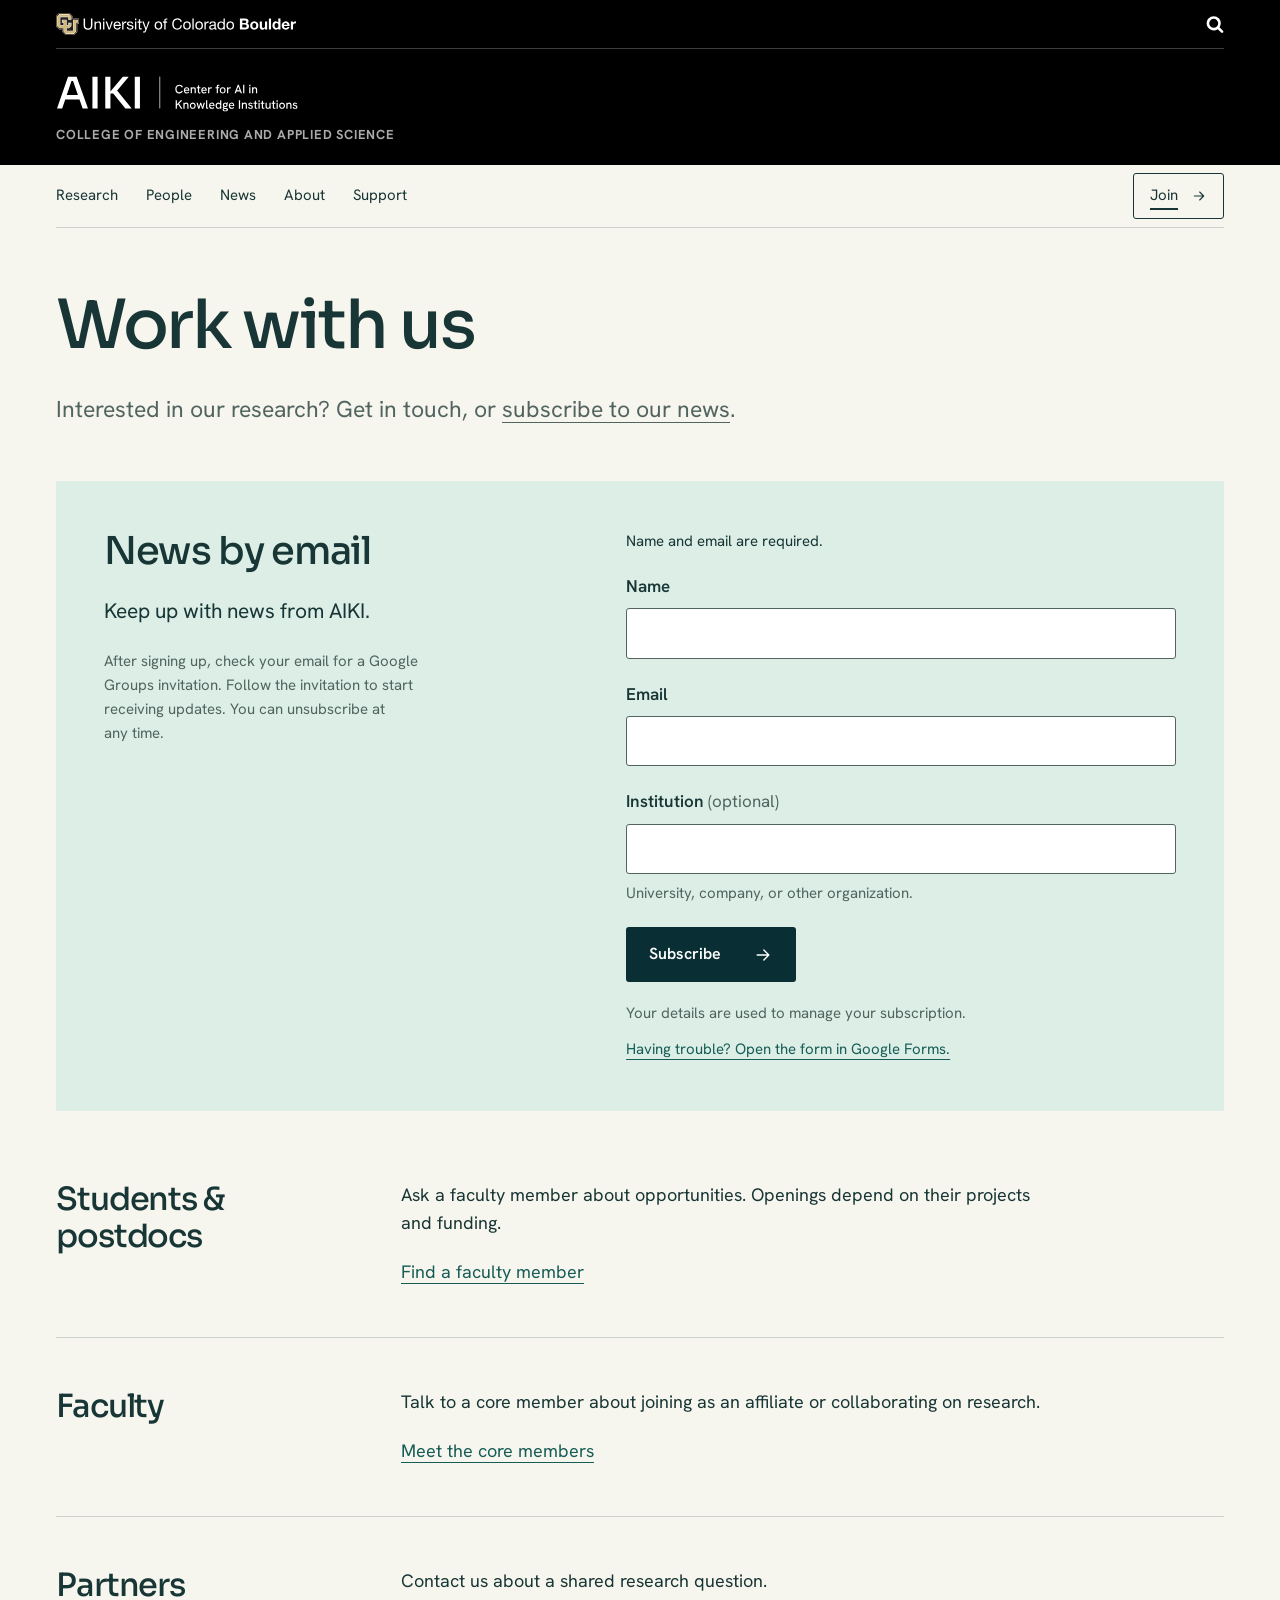
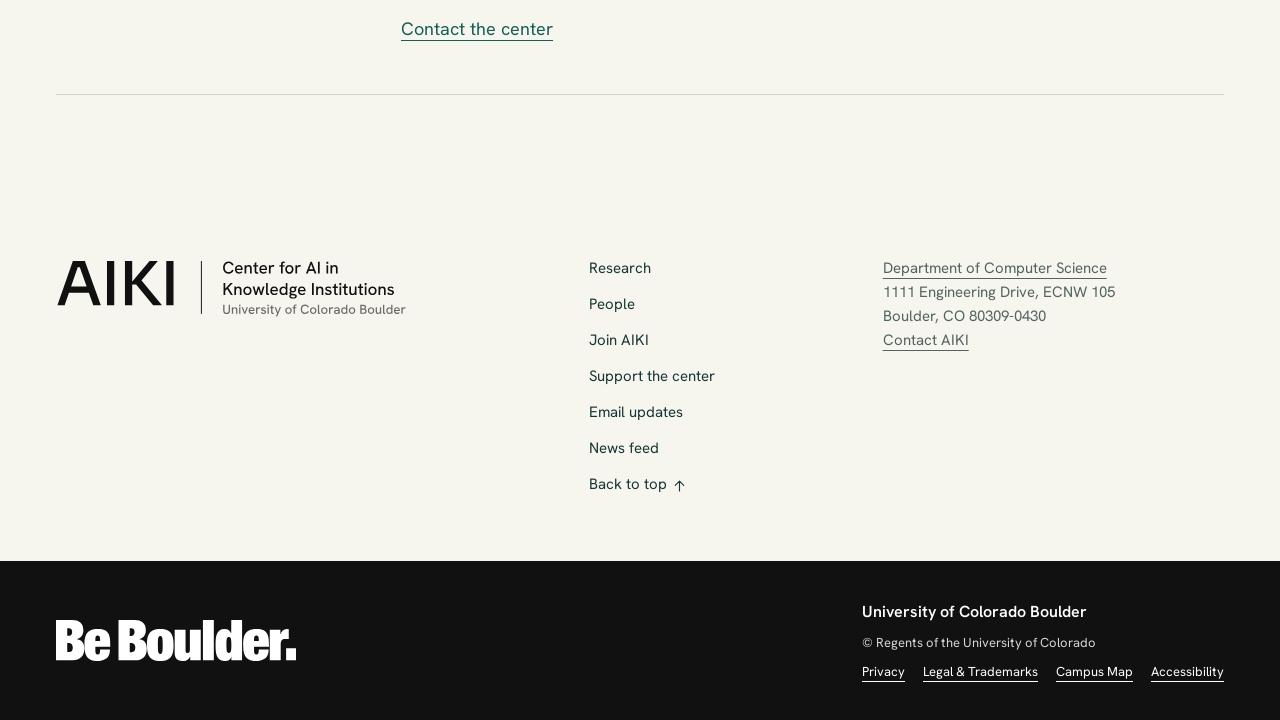
<file: join/index.html>
<!doctype html>
<html lang="en">
<head>
  <meta charset="utf-8">
  <meta name="viewport" content="width=device-width, initial-scale=1">
  <meta name="theme-color" content="#000000">
  

<title>Join AIKI – AIKI</title>
<meta name="description" content="Work with AIKI as a student, faculty member, or research partner, or subscribe to our news.">
<link rel="canonical" href="https://aiki-cu.github.io/join/">
<meta property="og:type" content="website">
<meta property="og:locale" content="en_US">
<meta property="og:site_name" content="AIKI">
<meta property="og:title" content="Join AIKI – AIKI">
<meta property="og:description" content="Work with AIKI as a student, faculty member, or research partner, or subscribe to our news.">
<meta property="og:url" content="https://aiki-cu.github.io/join/">
<meta property="og:image" content="https://aiki-cu.github.io/assets/images/brand/social-card.png">
<meta property="og:image:width" content="1200">
<meta property="og:image:height" content="630">
<meta property="og:image:alt" content="AIKI, Center for AI in Knowledge Institutions, University of Colorado Boulder">
<meta name="twitter:card" content="summary_large_image">
<meta name="twitter:title" content="Join AIKI – AIKI">
<meta name="twitter:description" content="Work with AIKI as a student, faculty member, or research partner, or subscribe to our news.">
<meta name="twitter:image" content="https://aiki-cu.github.io/assets/images/brand/social-card.png">

<script type="application/ld+json">
{
  "@context": "https://schema.org",
  "@graph": [
    {
      "@type": "ResearchOrganization",
      "@id": "https://aiki-cu.github.io/#organization",
      "name": "Center for AI in Knowledge Institutions",
      "alternateName": "AIKI",
      "url": "https://aiki-cu.github.io/",
      "logo": "https://aiki-cu.github.io/assets/images/brand/aiki-icon.svg",
      "description": "AIKI at CU Boulder studies how institutions create and share knowledge, and how AI changes their work.",
      "foundingDate": "2026-09-09",
      "address": {
        "@type": "PostalAddress",
        "streetAddress": "1111 Engineering Drive, ECNW 105",
        "addressLocality": "Boulder", "addressRegion": "CO",
        "postalCode": "80309-0430", "addressCountry": "US"
      },
      "parentOrganization": {
        "@type": "Organization", "name": "Department of Computer Science",
        "url": "https://www.colorado.edu/cs/",
        "parentOrganization": { "@type": "CollegeOrUniversity", "name": "University of Colorado Boulder", "url": "https://www.colorado.edu/" }
      },
      "member": [{"@id": "https://aiki-cu.github.io/people/#daniel-acuna"},{"@id": "https://aiki-cu.github.io/people/#aaron-clauset"},{"@id": "https://aiki-cu.github.io/people/#maria-pacheco"},{"@id": "https://aiki-cu.github.io/people/#maria-antoniak"},{"@id": "https://aiki-cu.github.io/people/#casey-fiesler"},{"@id": "https://aiki-cu.github.io/people/#alexis-palmer"},{"@id": "https://aiki-cu.github.io/people/#abe-handler"}]
    },
    
    {
      "@type": "Person", "@id": "https://aiki-cu.github.io/people/#daniel-acuna",
      "name": "Daniel Acuna",
      "jobTitle": ["Director · Associate Professor"],
      "worksFor": { "@type": "CollegeOrUniversity", "name": "University of Colorado Boulder", "url": "https://www.colorado.edu/" },
      "affiliation": [{ "@id": "https://aiki-cu.github.io/#organization" }, { "@type": "Organization", "name": "Computer Science", "parentOrganization": { "@type": "CollegeOrUniversity", "name": "University of Colorado Boulder" } }, { "@type": "Organization", "name": "Information Science" }],
      
      "url": "https://www.colorado.edu/cs/daniel-acuna",
      "sameAs": ["https://www.colorado.edu/cs/daniel-acuna","https://acuna.io/"]
    },
    
    {
      "@type": "Person", "@id": "https://aiki-cu.github.io/people/#aaron-clauset",
      "name": "Aaron Clauset",
      "jobTitle": ["Professor", "Associate Chair for Faculty Affairs"],
      "worksFor": { "@type": "CollegeOrUniversity", "name": "University of Colorado Boulder", "url": "https://www.colorado.edu/" },
      "affiliation": [{ "@id": "https://aiki-cu.github.io/#organization" }, { "@type": "Organization", "name": "Computer Science", "parentOrganization": { "@type": "CollegeOrUniversity", "name": "University of Colorado Boulder" } }, { "@type": "Organization", "name": "BioFrontiers Institute" }, { "@type": "Organization", "name": "Santa Fe Institute" }, { "@type": "Organization", "name": "Applied Mathematics" }, { "@type": "Organization", "name": "Ecology and Evolutionary Biology" }, { "@type": "Organization", "name": "Information Science" }],
      "award": ["AAAS Fellow (2025)","Network Science Society Fellow (2023)","Erdős–Rényi Prize in Network Science (2016)","NSF CAREER Award (2015)"],
      "url": "https://www.colorado.edu/cs/aaron-clauset",
      "sameAs": ["https://www.colorado.edu/cs/aaron-clauset","https://aaronclauset.github.io/"]
    },
    
    {
      "@type": "Person", "@id": "https://aiki-cu.github.io/people/#maria-pacheco",
      "name": "Maria Pacheco",
      "jobTitle": ["Assistant Professor"],
      "worksFor": { "@type": "CollegeOrUniversity", "name": "University of Colorado Boulder", "url": "https://www.colorado.edu/" },
      "affiliation": [{ "@id": "https://aiki-cu.github.io/#organization" }, { "@type": "Organization", "name": "Computer Science", "parentOrganization": { "@type": "CollegeOrUniversity", "name": "University of Colorado Boulder" } }, { "@type": "Organization", "name": "Institute of Cognitive Science" }, { "@type": "Organization", "name": "Information Science" }],
      
      "url": "https://www.colorado.edu/ics/maria-pacheco",
      "sameAs": ["https://www.colorado.edu/ics/maria-pacheco","https://blast-cu.github.io/mlpacheco/"]
    },
    
    {
      "@type": "Person", "@id": "https://aiki-cu.github.io/people/#maria-antoniak",
      "name": "Maria Antoniak",
      "jobTitle": ["Assistant Professor"],
      "worksFor": { "@type": "CollegeOrUniversity", "name": "University of Colorado Boulder", "url": "https://www.colorado.edu/" },
      "affiliation": [{ "@id": "https://aiki-cu.github.io/#organization" }, { "@type": "Organization", "name": "Computer Science", "parentOrganization": { "@type": "CollegeOrUniversity", "name": "University of Colorado Boulder" } }, { "@type": "Organization", "name": "Information Science" }],
      
      "url": "https://www.colorado.edu/cs/maria-antoniak",
      "sameAs": ["https://www.colorado.edu/cs/maria-antoniak","https://maria-antoniak.github.io/"]
    },
    
    {
      "@type": "Person", "@id": "https://aiki-cu.github.io/people/#casey-fiesler",
      "name": "Casey Fiesler",
      "jobTitle": ["Associate Professor", "William R. Payden Endowed Professor", "Associate Chair of Graduate Studies"],
      "worksFor": { "@type": "CollegeOrUniversity", "name": "University of Colorado Boulder", "url": "https://www.colorado.edu/" },
      "affiliation": [{ "@id": "https://aiki-cu.github.io/#organization" }, { "@type": "Organization", "name": "Information Science", "parentOrganization": { "@type": "CollegeOrUniversity", "name": "University of Colorado Boulder" } }, { "@type": "Organization", "name": "Computer Science" }, { "@type": "Organization", "name": "ATLAS Institute" }, { "@type": "Organization", "name": "Silicon Flatirons Center" }],
      "award": ["NSF CAREER Award (2021)"],
      "url": "https://www.colorado.edu/cmdi/people/information-science/casey-fiesler",
      "sameAs": ["https://www.colorado.edu/cmdi/people/information-science/casey-fiesler","https://caseyfiesler.com/"]
    },
    
    {
      "@type": "Person", "@id": "https://aiki-cu.github.io/people/#alexis-palmer",
      "name": "Alexis Palmer",
      "jobTitle": ["Associate Professor"],
      "worksFor": { "@type": "CollegeOrUniversity", "name": "University of Colorado Boulder", "url": "https://www.colorado.edu/" },
      "affiliation": [{ "@id": "https://aiki-cu.github.io/#organization" }, { "@type": "Organization", "name": "Linguistics", "parentOrganization": { "@type": "CollegeOrUniversity", "name": "University of Colorado Boulder" } }, { "@type": "Organization", "name": "Center for Computational Language and Education Research (CLEAR)" }, { "@type": "Organization", "name": "Computer Science" }, { "@type": "Organization", "name": "Institute of Cognitive Science" }],
      "award": ["NSF CAREER Award"],
      "url": "https://www.colorado.edu/linguistics/alexis-palmer",
      "sameAs": ["https://www.colorado.edu/linguistics/alexis-palmer","https://alexispalmer.github.io/"]
    },
    
    {
      "@type": "Person", "@id": "https://aiki-cu.github.io/people/#abe-handler",
      "name": "Abe Handler",
      "jobTitle": ["Assistant Professor"],
      "worksFor": { "@type": "CollegeOrUniversity", "name": "University of Colorado Boulder", "url": "https://www.colorado.edu/" },
      "affiliation": [{ "@id": "https://aiki-cu.github.io/#organization" }, { "@type": "Organization", "name": "Leeds School of Business", "parentOrganization": { "@type": "CollegeOrUniversity", "name": "University of Colorado Boulder" } }],
      
      "url": "https://www.colorado.edu/business/leeds-directory/faculty/abe-handler",
      "sameAs": ["https://www.colorado.edu/business/leeds-directory/faculty/abe-handler","https://www.abehandler.com/"]
    },
    
    {
      "@type": "WebSite", "@id": "https://aiki-cu.github.io/#website",
      "name": "AIKI", "url": "https://aiki-cu.github.io/",
      "publisher": { "@id": "https://aiki-cu.github.io/#organization" }, "inLanguage": "en"
    },
    {
      "@type": "WebPage", "@id": "https://aiki-cu.github.io/join/#webpage",
      "name": "Join AIKI",
      "description": "Work with AIKI as a student, faculty member, or research partner, or subscribe to our news.",
      "url": "https://aiki-cu.github.io/join/",
      "isPartOf": { "@id": "https://aiki-cu.github.io/#website" },
      "about": { "@id": "https://aiki-cu.github.io/#organization" }
    }
  ]
}
</script>


  

<script>
  (() => {
    const measurementId = "G-V90MS4R9FE";
    const siteOrigin = new URL("https://aiki-cu.github.io").origin;
    // Production only. Respect browser privacy preferences and the GA opt-out flag.
    if (location.origin !== siteOrigin || navigator.globalPrivacyControl === true ||
        navigator.doNotTrack === '1' || window['ga-disable-' + measurementId]) return;
    window.dataLayer = window.dataLayer || [];
    window.gtag = function () { window.dataLayer.push(arguments); };
    let referrerOrigin = '';
    try { referrerOrigin = new URL(document.referrer).origin + '/'; } catch (_) {}
    window.gtag('js', new Date());
    window.gtag('set', {
      allow_google_signals: false,
      allow_ad_personalization_signals: false,
      // Query strings and fragments may contain visitor-supplied information.
      page_location: "https://aiki-cu.github.io/join/",
      page_referrer: referrerOrigin
    });
    window.gtag('config', measurementId);
    window.aikiAnalyticsEnabled = true;
    const tag = document.createElement('script');
    tag.async = true;
    tag.referrerPolicy = 'origin';
    tag.src = 'https://www.googletagmanager.com/gtag/js?id=' + encodeURIComponent(measurementId);
    document.head.appendChild(tag);
  })();
</script>


  <link rel="icon" href="/assets/images/brand/favicon-32.png" type="image/png" sizes="32x32">
  <link rel="icon" href="/assets/images/brand/aiki-icon.svg" type="image/svg+xml">
  <link rel="apple-touch-icon" href="/assets/images/brand/apple-touch-icon.png" sizes="180x180">
  <link rel="preload" href="/assets/fonts/sora-latin.woff2" as="font" type="font/woff2" crossorigin>
  <link rel="preload" href="/assets/fonts/hanken-latin.woff2" as="font" type="font/woff2" crossorigin>
  <link rel="stylesheet" href="/assets/css/aiki.css">
  <link rel="alternate" type="application/atom+xml" title="AIKI news" href="/feed.xml">
  <script src="/assets/js/aiki.js" defer></script>
  <script type="application/json" id="engagement-areas">[{"id":"knowledge-production","title":"Knowledge creation","path":"/research/knowledge-production/"},{"id":"knowledge-integrity","title":"Trust and reliability","path":"/research/knowledge-integrity/"},{"id":"ai-mediated-text","title":"AI and language","path":"/research/ai-mediated-text/"},{"id":"power-and-narrative","title":"Power and influence","path":"/research/power-and-narrative/"}]</script>
  <script src="/assets/js/engagement.js" defer></script>
  
</head>
<body id="top" data-page-path="/join/" data-baseurl="" class="is-interior">
  <!--
THESIS: Knowledge changes its own conditions of production; a flowing atlas makes the recursive relationship visible.
OWN-WORLD: Deep teal, mint, apricot and warm paper; Sora and Hanken; continuous vector paths and flat ruled research records.
STORY: Understand both directions of the AI/institutions relationship, follow a research question to evidence, and find the people to work with.
FIRST VIEWPORT: A large left-aligned statement on deep teal; mint emphasis; an ASCII archive centered beside the text in its own column; one mint research action. Theme explanations live on Research, keeping the opening brief.
FORM: Knowledge currents, grounded direction 5, seed ad260bd6. Daniel selected Images among words: ASCII landscapes, botanical studies, and cellular imagery among an opening character lattice. The homepage keeps the slow continuous archive cycle with a subtle local hover response and static reduced-motion art. The pause control was removed at Daniel's request. Profile photographs stay in color with a light wash that clears on hover or focus. No annotations appear in the archive.
FINISH: unreviewed and undocumented is unfinished; this build ends with the finish review, the verdict, DESIGN.md, and every shipping raster carrying its provenance
-->
  <a class="skip-link" href="#main">Skip to content</a>
  <header class="site-header">
  <div class="ucb-brand-bar ucb-brand-bar-black">
    <div class="brand-bar-inner">
      <a class="ucb-home-link" href="https://www.colorado.edu/"><img class="ucb-logo" src="/assets/images/cu-boulder-logo-text-white.svg" width="240" height="22" alt="University of Colorado Boulder"></a>
      <a class="ucb-search-link" href="https://www.colorado.edu/search"><img class="ucb-search" src="/assets/images/search-white.svg" width="18" height="18" alt="Search Colorado.edu"></a>
    </div>
  </div>
  <div class="site-name-bar ucb black">
    <div class="header-inner">
      <div class="site-name">
        <a class="brand" href="/"><img src="/assets/images/brand/aiki-lockup-compact-white.svg" width="557" height="86" alt="AIKI, Center for AI in Knowledge Institutions"></a>
        <p class="affiliation"><a href="https://www.colorado.edu/engineering">College of Engineering and Applied Science</a></p>
      </div>
      <button class="menu-toggle" aria-expanded="false" aria-controls="primary-nav" hidden>Menu <span class="menu-lines" aria-hidden="true"></span></button>
    </div>
  </div>
  <div class="nav-bar">
    <nav id="primary-nav" class="primary-nav" aria-label="Main">
      <a href="/research/">Research</a><a href="/people/">People</a><a href="/news/">News</a><a href="/about/">About</a><a href="/support/">Support</a><a href="/join/" class="nav-join" aria-current="page">Join<svg class="arrow-icon" width="20" height="20" viewBox="0 0 24 24" fill="none" aria-hidden="true"><path d="M5 12h14m-6-6 6 6-6 6" stroke="currentColor" stroke-width="1.6" stroke-linecap="round" stroke-linejoin="round"/></svg>
</a>
    </nav>
  </div>
</header>

  <script>
// Initialize immediately after the header is parsed, before the reading column
// paints. With JavaScript disabled, all navigation links remain visible.
(() => {
  const header = document.querySelector('.site-header');
  const menu = document.querySelector('.menu-toggle');
  const nav = document.querySelector('#primary-nav');
  if (header && menu && nav) {
    const narrow = window.matchMedia('(max-width: 1060px)');
    const setMenu = (open, returnFocus = false) => {
      menu.setAttribute('aria-expanded', String(open));
      nav.hidden = narrow.matches && !open;
      if (returnFocus) menu.focus();
    };
    header.classList.add('nav-ready');
    menu.hidden = false;
    setMenu(false);
    menu.addEventListener('click', () => setMenu(menu.getAttribute('aria-expanded') !== 'true'));
    document.addEventListener('keydown', (event) => {
      if (event.key === 'Escape' && menu.getAttribute('aria-expanded') === 'true') setMenu(false, true);
    });
    document.addEventListener('click', (event) => {
      if (!header.contains(event.target) && menu.getAttribute('aria-expanded') === 'true') setMenu(false);
    });
    nav.addEventListener('click', (event) => { if (event.target.closest('a')) setMenu(false); });
    narrow.addEventListener('change', () => setMenu(false));
  }
})();
</script>

  <main id="main" tabindex="-1" class="interior-main wrap">
  <header class="page-heading"><h1>Work with us</h1><p>Interested in our research? Get in touch, or <a href="#newsletter">subscribe to our news</a>.</p></header>
  <section id="newsletter" class="newsletter-signup" aria-labelledby="newsletter-heading">
  <div class="newsletter-intro">
    <h2 id="newsletter-heading">News by email</h2>
    <p>Keep up with news from AIKI.</p>
    <p id="newsletter-process" class="newsletter-detail">After signing up, check your email for a Google Groups invitation. Follow the invitation to start receiving updates. You can unsubscribe at any time.</p>
  </div>
  <form class="newsletter-form" action="https://docs.google.com/forms/d/e/1FAIpQLSemYiDY86VSKIYXBaS6Y3NwYEDWGFCc5Y6H-1F8CKakFGl1tQ/formResponse" method="post" accept-charset="UTF-8" aria-labelledby="newsletter-heading" aria-describedby="newsletter-process newsletter-privacy">
    <p class="newsletter-required">Name and email are required.</p>
    <div class="newsletter-field">
      <label for="newsletter-name">Name</label>
      <input id="newsletter-name" name="entry.1200029410" type="text" autocomplete="name" maxlength="150" pattern=".*\S.*" required="" />
    </div>
    <div class="newsletter-field">
      <label for="newsletter-email">Email</label>
      <input id="newsletter-email" name="entry.196949751" type="email" autocomplete="email" inputmode="email" autocapitalize="none" spellcheck="false" maxlength="254" required="" />
    </div>
    <div class="newsletter-field">
      <label for="newsletter-institution">Institution <span>(optional)</span></label>
      <input id="newsletter-institution" name="entry.2028454563" type="text" autocomplete="organization" maxlength="200" aria-describedby="newsletter-institution-hint" />
      <p id="newsletter-institution-hint" class="newsletter-hint">University, company, or other organization.</p>
    </div>
    <button class="button button-dark" type="submit">Subscribe <svg class="arrow-icon" width="20" height="20" viewBox="0 0 24 24" fill="none" aria-hidden="true"><path d="M5 12h14m-6-6 6 6-6 6" stroke="currentColor" stroke-width="1.6" stroke-linecap="round" stroke-linejoin="round" /></svg>
</button>
    <p id="newsletter-privacy" class="newsletter-detail">Your details are used to manage your subscription.</p>
    <a class="newsletter-alternative" href="https://docs.google.com/forms/d/e/1FAIpQLSemYiDY86VSKIYXBaS6Y3NwYEDWGFCc5Y6H-1F8CKakFGl1tQ/viewform">Having trouble? Open the form in Google Forms.</a>
  </form>
</section>

  <div class="participation-sections">
    <section id="students"><h2>Students &amp; postdocs</h2><div class="prose"><p>Ask a faculty member about opportunities. Openings depend on their projects and funding.</p><p><a href="/people/">Find a faculty member</a></p></div></section>
    <section id="faculty"><h2>Faculty</h2><div class="prose"><p>Talk to a core member about joining as an affiliate or collaborating on research.</p><p><a href="/people/#core">Meet the core members</a></p></div></section>
    <section id="partners"><h2>Partners</h2><div class="prose"><p>Contact us about a shared research question.</p><p><a href="/about/#contact">Contact the center</a></p></div></section>
  </div>
</main>

  <footer class="site-footer">
  <div class="wrap footer-main">
    <div class="footer-identity">
      <a href="/"><img src="/assets/images/brand/aiki-lockup.svg" alt="AIKI, Center for AI in Knowledge Institutions, University of Colorado Boulder" width="557" height="100" loading="lazy"></a>
    </div>
    <nav class="footer-nav" aria-label="Footer">
      <a href="/research/">Research</a>
      <a href="/people/">People</a>
      <a href="/join/">Join AIKI</a>
      <a href="/support/">Support the center</a>
      <a href="/join/#newsletter">Email updates</a>
      <a href="/feed.xml">News feed</a>
      <a href="#top" class="back-to-top">Back to top <svg class="arrow-icon" width="20" height="20" viewBox="0 0 24 24" fill="none" aria-hidden="true"><path d="M5 12h14m-6-6 6 6-6 6" stroke="currentColor" stroke-width="1.6" stroke-linecap="round" stroke-linejoin="round"/></svg>
</a>
    </nav>
    <address>
      <a href="https://www.colorado.edu/cs/">Department of Computer Science</a><br>
      1111 Engineering Drive, ECNW 105<br>
      Boulder, CO 80309-0430<br>
      <a class="footer-contact" href="/about/#contact">Contact AIKI</a>
    </address>
  </div>
  <div class="university-footer">
    <div class="wrap university-inner ucb-footer">
      <a class="be-boulder" href="https://www.colorado.edu/"><img class="ucb-footer-be-boulder" src="/assets/images/be-boulder-white.svg" width="240" height="41" alt="Be Boulder." loading="lazy"></a>
      <div class="university-details">
        <a class="ucb-home-link" href="https://www.colorado.edu/">University of Colorado Boulder</a>
        <p>© Regents of the University of Colorado</p>
        <nav class="ucb-footer-links" aria-label="University resources"><a href="https://www.colorado.edu/compliance/policies/privacy-statement">Privacy</a><a href="https://www.colorado.edu/about/legal-trademarks">Legal &amp; Trademarks</a><a href="https://www.colorado.edu/map/">Campus Map</a><a href="https://www.colorado.edu/accessibility">Accessibility</a></nav>
      </div>
    </div>
  </div>
</footer>

</body>
</html>
</file>
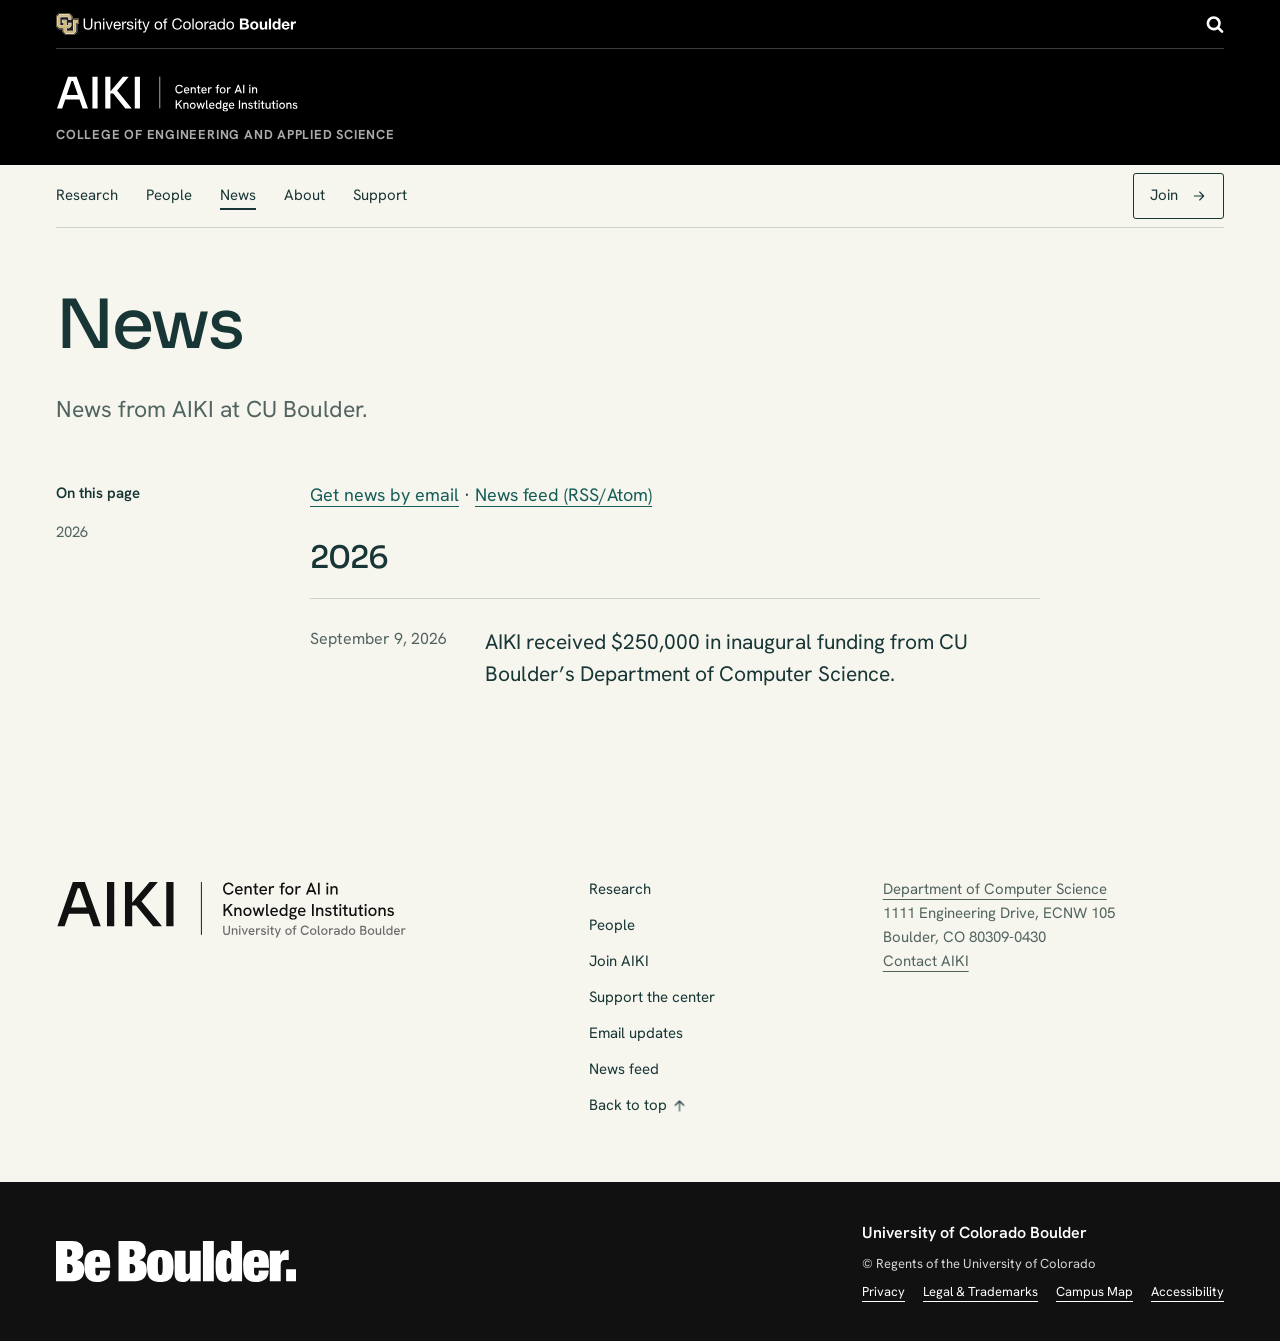
<file: news/index.html>
<!doctype html>
<html lang="en">
<head>
  <meta charset="utf-8">
  <meta name="viewport" content="width=device-width, initial-scale=1">
  <meta name="theme-color" content="#000000">
  

<title>News – AIKI</title>
<meta name="description" content="News from AIKI at CU Boulder.">
<link rel="canonical" href="https://aiki-cu.github.io/news/">
<meta property="og:type" content="website">
<meta property="og:locale" content="en_US">
<meta property="og:site_name" content="AIKI">
<meta property="og:title" content="News – AIKI">
<meta property="og:description" content="News from AIKI at CU Boulder.">
<meta property="og:url" content="https://aiki-cu.github.io/news/">
<meta property="og:image" content="https://aiki-cu.github.io/assets/images/brand/social-card.png">
<meta property="og:image:width" content="1200">
<meta property="og:image:height" content="630">
<meta property="og:image:alt" content="AIKI, Center for AI in Knowledge Institutions, University of Colorado Boulder">
<meta name="twitter:card" content="summary_large_image">
<meta name="twitter:title" content="News – AIKI">
<meta name="twitter:description" content="News from AIKI at CU Boulder.">
<meta name="twitter:image" content="https://aiki-cu.github.io/assets/images/brand/social-card.png">

<script type="application/ld+json">
{
  "@context": "https://schema.org",
  "@graph": [
    {
      "@type": "ResearchOrganization",
      "@id": "https://aiki-cu.github.io/#organization",
      "name": "Center for AI in Knowledge Institutions",
      "alternateName": "AIKI",
      "url": "https://aiki-cu.github.io/",
      "logo": "https://aiki-cu.github.io/assets/images/brand/aiki-icon.svg",
      "description": "AIKI at CU Boulder studies how institutions create and share knowledge, and how AI changes their work.",
      "foundingDate": "2026-09-09",
      "address": {
        "@type": "PostalAddress",
        "streetAddress": "1111 Engineering Drive, ECNW 105",
        "addressLocality": "Boulder", "addressRegion": "CO",
        "postalCode": "80309-0430", "addressCountry": "US"
      },
      "parentOrganization": {
        "@type": "Organization", "name": "Department of Computer Science",
        "url": "https://www.colorado.edu/cs/",
        "parentOrganization": { "@type": "CollegeOrUniversity", "name": "University of Colorado Boulder", "url": "https://www.colorado.edu/" }
      },
      "member": [{"@id": "https://aiki-cu.github.io/people/#daniel-acuna"},{"@id": "https://aiki-cu.github.io/people/#aaron-clauset"},{"@id": "https://aiki-cu.github.io/people/#maria-pacheco"},{"@id": "https://aiki-cu.github.io/people/#maria-antoniak"},{"@id": "https://aiki-cu.github.io/people/#casey-fiesler"},{"@id": "https://aiki-cu.github.io/people/#alexis-palmer"},{"@id": "https://aiki-cu.github.io/people/#abe-handler"}]
    },
    
    {
      "@type": "Person", "@id": "https://aiki-cu.github.io/people/#daniel-acuna",
      "name": "Daniel Acuna",
      "jobTitle": ["Director · Associate Professor"],
      "worksFor": { "@type": "CollegeOrUniversity", "name": "University of Colorado Boulder", "url": "https://www.colorado.edu/" },
      "affiliation": [{ "@id": "https://aiki-cu.github.io/#organization" }, { "@type": "Organization", "name": "Computer Science", "parentOrganization": { "@type": "CollegeOrUniversity", "name": "University of Colorado Boulder" } }, { "@type": "Organization", "name": "Information Science" }],
      
      "url": "https://www.colorado.edu/cs/daniel-acuna",
      "sameAs": ["https://www.colorado.edu/cs/daniel-acuna","https://acuna.io/"]
    },
    
    {
      "@type": "Person", "@id": "https://aiki-cu.github.io/people/#aaron-clauset",
      "name": "Aaron Clauset",
      "jobTitle": ["Professor", "Associate Chair for Faculty Affairs"],
      "worksFor": { "@type": "CollegeOrUniversity", "name": "University of Colorado Boulder", "url": "https://www.colorado.edu/" },
      "affiliation": [{ "@id": "https://aiki-cu.github.io/#organization" }, { "@type": "Organization", "name": "Computer Science", "parentOrganization": { "@type": "CollegeOrUniversity", "name": "University of Colorado Boulder" } }, { "@type": "Organization", "name": "BioFrontiers Institute" }, { "@type": "Organization", "name": "Santa Fe Institute" }, { "@type": "Organization", "name": "Applied Mathematics" }, { "@type": "Organization", "name": "Ecology and Evolutionary Biology" }, { "@type": "Organization", "name": "Information Science" }],
      "award": ["AAAS Fellow (2025)","Network Science Society Fellow (2023)","Erdős–Rényi Prize in Network Science (2016)","NSF CAREER Award (2015)"],
      "url": "https://www.colorado.edu/cs/aaron-clauset",
      "sameAs": ["https://www.colorado.edu/cs/aaron-clauset","https://aaronclauset.github.io/"]
    },
    
    {
      "@type": "Person", "@id": "https://aiki-cu.github.io/people/#maria-pacheco",
      "name": "Maria Pacheco",
      "jobTitle": ["Assistant Professor"],
      "worksFor": { "@type": "CollegeOrUniversity", "name": "University of Colorado Boulder", "url": "https://www.colorado.edu/" },
      "affiliation": [{ "@id": "https://aiki-cu.github.io/#organization" }, { "@type": "Organization", "name": "Computer Science", "parentOrganization": { "@type": "CollegeOrUniversity", "name": "University of Colorado Boulder" } }, { "@type": "Organization", "name": "Institute of Cognitive Science" }, { "@type": "Organization", "name": "Information Science" }],
      
      "url": "https://www.colorado.edu/ics/maria-pacheco",
      "sameAs": ["https://www.colorado.edu/ics/maria-pacheco","https://blast-cu.github.io/mlpacheco/"]
    },
    
    {
      "@type": "Person", "@id": "https://aiki-cu.github.io/people/#maria-antoniak",
      "name": "Maria Antoniak",
      "jobTitle": ["Assistant Professor"],
      "worksFor": { "@type": "CollegeOrUniversity", "name": "University of Colorado Boulder", "url": "https://www.colorado.edu/" },
      "affiliation": [{ "@id": "https://aiki-cu.github.io/#organization" }, { "@type": "Organization", "name": "Computer Science", "parentOrganization": { "@type": "CollegeOrUniversity", "name": "University of Colorado Boulder" } }, { "@type": "Organization", "name": "Information Science" }],
      
      "url": "https://www.colorado.edu/cs/maria-antoniak",
      "sameAs": ["https://www.colorado.edu/cs/maria-antoniak","https://maria-antoniak.github.io/"]
    },
    
    {
      "@type": "Person", "@id": "https://aiki-cu.github.io/people/#casey-fiesler",
      "name": "Casey Fiesler",
      "jobTitle": ["Associate Professor", "William R. Payden Endowed Professor", "Associate Chair of Graduate Studies"],
      "worksFor": { "@type": "CollegeOrUniversity", "name": "University of Colorado Boulder", "url": "https://www.colorado.edu/" },
      "affiliation": [{ "@id": "https://aiki-cu.github.io/#organization" }, { "@type": "Organization", "name": "Information Science", "parentOrganization": { "@type": "CollegeOrUniversity", "name": "University of Colorado Boulder" } }, { "@type": "Organization", "name": "Computer Science" }, { "@type": "Organization", "name": "ATLAS Institute" }, { "@type": "Organization", "name": "Silicon Flatirons Center" }],
      "award": ["NSF CAREER Award (2021)"],
      "url": "https://www.colorado.edu/cmdi/people/information-science/casey-fiesler",
      "sameAs": ["https://www.colorado.edu/cmdi/people/information-science/casey-fiesler","https://caseyfiesler.com/"]
    },
    
    {
      "@type": "Person", "@id": "https://aiki-cu.github.io/people/#alexis-palmer",
      "name": "Alexis Palmer",
      "jobTitle": ["Associate Professor"],
      "worksFor": { "@type": "CollegeOrUniversity", "name": "University of Colorado Boulder", "url": "https://www.colorado.edu/" },
      "affiliation": [{ "@id": "https://aiki-cu.github.io/#organization" }, { "@type": "Organization", "name": "Linguistics", "parentOrganization": { "@type": "CollegeOrUniversity", "name": "University of Colorado Boulder" } }, { "@type": "Organization", "name": "Center for Computational Language and Education Research (CLEAR)" }, { "@type": "Organization", "name": "Computer Science" }, { "@type": "Organization", "name": "Institute of Cognitive Science" }],
      "award": ["NSF CAREER Award"],
      "url": "https://www.colorado.edu/linguistics/alexis-palmer",
      "sameAs": ["https://www.colorado.edu/linguistics/alexis-palmer","https://alexispalmer.github.io/"]
    },
    
    {
      "@type": "Person", "@id": "https://aiki-cu.github.io/people/#abe-handler",
      "name": "Abe Handler",
      "jobTitle": ["Assistant Professor"],
      "worksFor": { "@type": "CollegeOrUniversity", "name": "University of Colorado Boulder", "url": "https://www.colorado.edu/" },
      "affiliation": [{ "@id": "https://aiki-cu.github.io/#organization" }, { "@type": "Organization", "name": "Leeds School of Business", "parentOrganization": { "@type": "CollegeOrUniversity", "name": "University of Colorado Boulder" } }],
      
      "url": "https://www.colorado.edu/business/leeds-directory/faculty/abe-handler",
      "sameAs": ["https://www.colorado.edu/business/leeds-directory/faculty/abe-handler","https://www.abehandler.com/"]
    },
    
    {
      "@type": "WebSite", "@id": "https://aiki-cu.github.io/#website",
      "name": "AIKI", "url": "https://aiki-cu.github.io/",
      "publisher": { "@id": "https://aiki-cu.github.io/#organization" }, "inLanguage": "en"
    },
    {
      "@type": "WebPage", "@id": "https://aiki-cu.github.io/news/#webpage",
      "name": "News",
      "description": "News from AIKI at CU Boulder.",
      "url": "https://aiki-cu.github.io/news/",
      "isPartOf": { "@id": "https://aiki-cu.github.io/#website" },
      "about": { "@id": "https://aiki-cu.github.io/#organization" }
    }
  ]
}
</script>


  

<script>
  (() => {
    const measurementId = "G-V90MS4R9FE";
    const siteOrigin = new URL("https://aiki-cu.github.io").origin;
    // Production only. Respect browser privacy preferences and the GA opt-out flag.
    if (location.origin !== siteOrigin || navigator.globalPrivacyControl === true ||
        navigator.doNotTrack === '1' || window['ga-disable-' + measurementId]) return;
    window.dataLayer = window.dataLayer || [];
    window.gtag = function () { window.dataLayer.push(arguments); };
    let referrerOrigin = '';
    try { referrerOrigin = new URL(document.referrer).origin + '/'; } catch (_) {}
    window.gtag('js', new Date());
    window.gtag('set', {
      allow_google_signals: false,
      allow_ad_personalization_signals: false,
      // Query strings and fragments may contain visitor-supplied information.
      page_location: "https://aiki-cu.github.io/news/",
      page_referrer: referrerOrigin
    });
    window.gtag('config', measurementId);
    window.aikiAnalyticsEnabled = true;
    const tag = document.createElement('script');
    tag.async = true;
    tag.referrerPolicy = 'origin';
    tag.src = 'https://www.googletagmanager.com/gtag/js?id=' + encodeURIComponent(measurementId);
    document.head.appendChild(tag);
  })();
</script>


  <link rel="icon" href="/assets/images/brand/favicon-32.png" type="image/png" sizes="32x32">
  <link rel="icon" href="/assets/images/brand/aiki-icon.svg" type="image/svg+xml">
  <link rel="apple-touch-icon" href="/assets/images/brand/apple-touch-icon.png" sizes="180x180">
  <link rel="preload" href="/assets/fonts/sora-latin.woff2" as="font" type="font/woff2" crossorigin>
  <link rel="preload" href="/assets/fonts/hanken-latin.woff2" as="font" type="font/woff2" crossorigin>
  <link rel="stylesheet" href="/assets/css/aiki.css">
  <link rel="alternate" type="application/atom+xml" title="AIKI news" href="/feed.xml">
  <script src="/assets/js/aiki.js" defer></script>
  <script type="application/json" id="engagement-areas">[{"id":"knowledge-production","title":"Knowledge creation","path":"/research/knowledge-production/"},{"id":"knowledge-integrity","title":"Trust and reliability","path":"/research/knowledge-integrity/"},{"id":"ai-mediated-text","title":"AI and language","path":"/research/ai-mediated-text/"},{"id":"power-and-narrative","title":"Power and influence","path":"/research/power-and-narrative/"}]</script>
  <script src="/assets/js/engagement.js" defer></script>
  
</head>
<body id="top" data-page-path="/news/" data-baseurl="" class="is-interior">
  <!--
THESIS: Knowledge changes its own conditions of production; a flowing atlas makes the recursive relationship visible.
OWN-WORLD: Deep teal, mint, apricot and warm paper; Sora and Hanken; continuous vector paths and flat ruled research records.
STORY: Understand both directions of the AI/institutions relationship, follow a research question to evidence, and find the people to work with.
FIRST VIEWPORT: A large left-aligned statement on deep teal; mint emphasis; an ASCII archive centered beside the text in its own column; one mint research action. Theme explanations live on Research, keeping the opening brief.
FORM: Knowledge currents, grounded direction 5, seed ad260bd6. Daniel selected Images among words: ASCII landscapes, botanical studies, and cellular imagery among an opening character lattice. The homepage keeps the slow continuous archive cycle with a subtle local hover response and static reduced-motion art. The pause control was removed at Daniel's request. Profile photographs stay in color with a light wash that clears on hover or focus. No annotations appear in the archive.
FINISH: unreviewed and undocumented is unfinished; this build ends with the finish review, the verdict, DESIGN.md, and every shipping raster carrying its provenance
-->
  <a class="skip-link" href="#main">Skip to content</a>
  <header class="site-header">
  <div class="ucb-brand-bar ucb-brand-bar-black">
    <div class="brand-bar-inner">
      <a class="ucb-home-link" href="https://www.colorado.edu/"><img class="ucb-logo" src="/assets/images/cu-boulder-logo-text-white.svg" width="240" height="22" alt="University of Colorado Boulder"></a>
      <a class="ucb-search-link" href="https://www.colorado.edu/search"><img class="ucb-search" src="/assets/images/search-white.svg" width="18" height="18" alt="Search Colorado.edu"></a>
    </div>
  </div>
  <div class="site-name-bar ucb black">
    <div class="header-inner">
      <div class="site-name">
        <a class="brand" href="/"><img src="/assets/images/brand/aiki-lockup-compact-white.svg" width="557" height="86" alt="AIKI, Center for AI in Knowledge Institutions"></a>
        <p class="affiliation"><a href="https://www.colorado.edu/engineering">College of Engineering and Applied Science</a></p>
      </div>
      <button class="menu-toggle" aria-expanded="false" aria-controls="primary-nav" hidden>Menu <span class="menu-lines" aria-hidden="true"></span></button>
    </div>
  </div>
  <div class="nav-bar">
    <nav id="primary-nav" class="primary-nav" aria-label="Main">
      <a href="/research/">Research</a><a href="/people/">People</a><a href="/news/" aria-current="page">News</a><a href="/about/">About</a><a href="/support/">Support</a><a href="/join/" class="nav-join">Join<svg class="arrow-icon" width="20" height="20" viewBox="0 0 24 24" fill="none" aria-hidden="true"><path d="M5 12h14m-6-6 6 6-6 6" stroke="currentColor" stroke-width="1.6" stroke-linecap="round" stroke-linejoin="round"/></svg>
</a>
    </nav>
  </div>
</header>

  <script>
// Initialize immediately after the header is parsed, before the reading column
// paints. With JavaScript disabled, all navigation links remain visible.
(() => {
  const header = document.querySelector('.site-header');
  const menu = document.querySelector('.menu-toggle');
  const nav = document.querySelector('#primary-nav');
  if (header && menu && nav) {
    const narrow = window.matchMedia('(max-width: 1060px)');
    const setMenu = (open, returnFocus = false) => {
      menu.setAttribute('aria-expanded', String(open));
      nav.hidden = narrow.matches && !open;
      if (returnFocus) menu.focus();
    };
    header.classList.add('nav-ready');
    menu.hidden = false;
    setMenu(false);
    menu.addEventListener('click', () => setMenu(menu.getAttribute('aria-expanded') !== 'true'));
    document.addEventListener('keydown', (event) => {
      if (event.key === 'Escape' && menu.getAttribute('aria-expanded') === 'true') setMenu(false, true);
    });
    document.addEventListener('click', (event) => {
      if (!header.contains(event.target) && menu.getAttribute('aria-expanded') === 'true') setMenu(false);
    });
    nav.addEventListener('click', (event) => { if (event.target.closest('a')) setMenu(false); });
    narrow.addEventListener('change', () => setMenu(false));
  }
})();
</script>

  <main id="main" tabindex="-1" class="interior-main wrap">
  <header class="page-heading">
    <h1>News</h1>
    <p>News from AIKI at CU Boulder.</p>
  </header>
  <div class="reading-layout with-toc">
    <div class="contents-nav"><nav aria-label="On this page"><p class="contents-title">On this page</p><ul class="contents-list"><li><a href="#news-2026">2026</a></li></ul>
</nav></div>
    <article class="prose"><p><a href="/join/#newsletter">Get news by email</a> · <a href="/feed.xml">News feed (RSS/Atom)</a></p>
<section class="news-year" aria-labelledby="news-2026"><h2 id="news-2026">2026</h2><ul class="news-list">
<li class="news-item" id="event-aiki-inaugural-funding"><div class="news-date">September 9, 2026</div><div class="news-description">AIKI received $250,000 in inaugural funding from CU Boulder’s Department of Computer Science.</div></li>
</ul></section>
</article>
  </div>
</main>

  <footer class="site-footer">
  <div class="wrap footer-main">
    <div class="footer-identity">
      <a href="/"><img src="/assets/images/brand/aiki-lockup.svg" alt="AIKI, Center for AI in Knowledge Institutions, University of Colorado Boulder" width="557" height="100" loading="lazy"></a>
    </div>
    <nav class="footer-nav" aria-label="Footer">
      <a href="/research/">Research</a>
      <a href="/people/">People</a>
      <a href="/join/">Join AIKI</a>
      <a href="/support/">Support the center</a>
      <a href="/join/#newsletter">Email updates</a>
      <a href="/feed.xml">News feed</a>
      <a href="#top" class="back-to-top">Back to top <svg class="arrow-icon" width="20" height="20" viewBox="0 0 24 24" fill="none" aria-hidden="true"><path d="M5 12h14m-6-6 6 6-6 6" stroke="currentColor" stroke-width="1.6" stroke-linecap="round" stroke-linejoin="round"/></svg>
</a>
    </nav>
    <address>
      <a href="https://www.colorado.edu/cs/">Department of Computer Science</a><br>
      1111 Engineering Drive, ECNW 105<br>
      Boulder, CO 80309-0430<br>
      <a class="footer-contact" href="/about/#contact">Contact AIKI</a>
    </address>
  </div>
  <div class="university-footer">
    <div class="wrap university-inner ucb-footer">
      <a class="be-boulder" href="https://www.colorado.edu/"><img class="ucb-footer-be-boulder" src="/assets/images/be-boulder-white.svg" width="240" height="41" alt="Be Boulder." loading="lazy"></a>
      <div class="university-details">
        <a class="ucb-home-link" href="https://www.colorado.edu/">University of Colorado Boulder</a>
        <p>© Regents of the University of Colorado</p>
        <nav class="ucb-footer-links" aria-label="University resources"><a href="https://www.colorado.edu/compliance/policies/privacy-statement">Privacy</a><a href="https://www.colorado.edu/about/legal-trademarks">Legal &amp; Trademarks</a><a href="https://www.colorado.edu/map/">Campus Map</a><a href="https://www.colorado.edu/accessibility">Accessibility</a></nav>
      </div>
    </div>
  </div>
</footer>

</body>
</html>
</file>
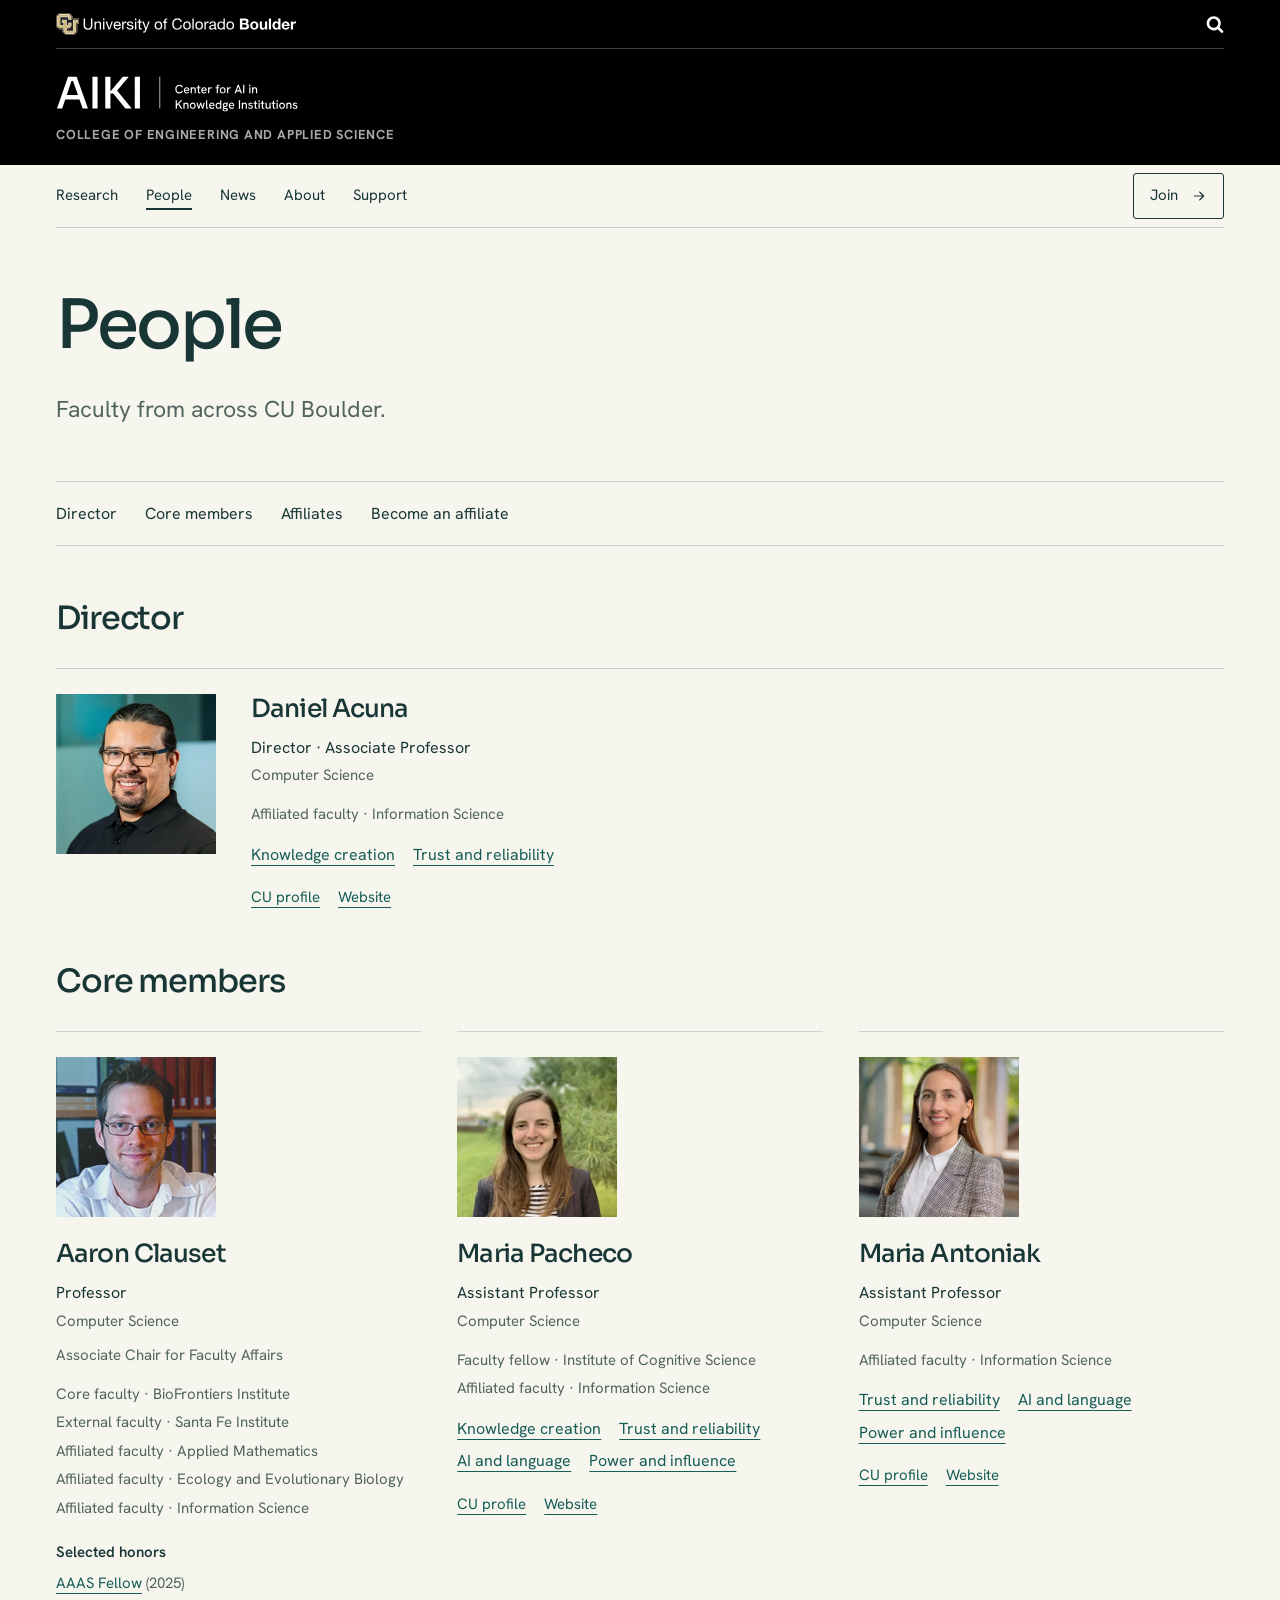
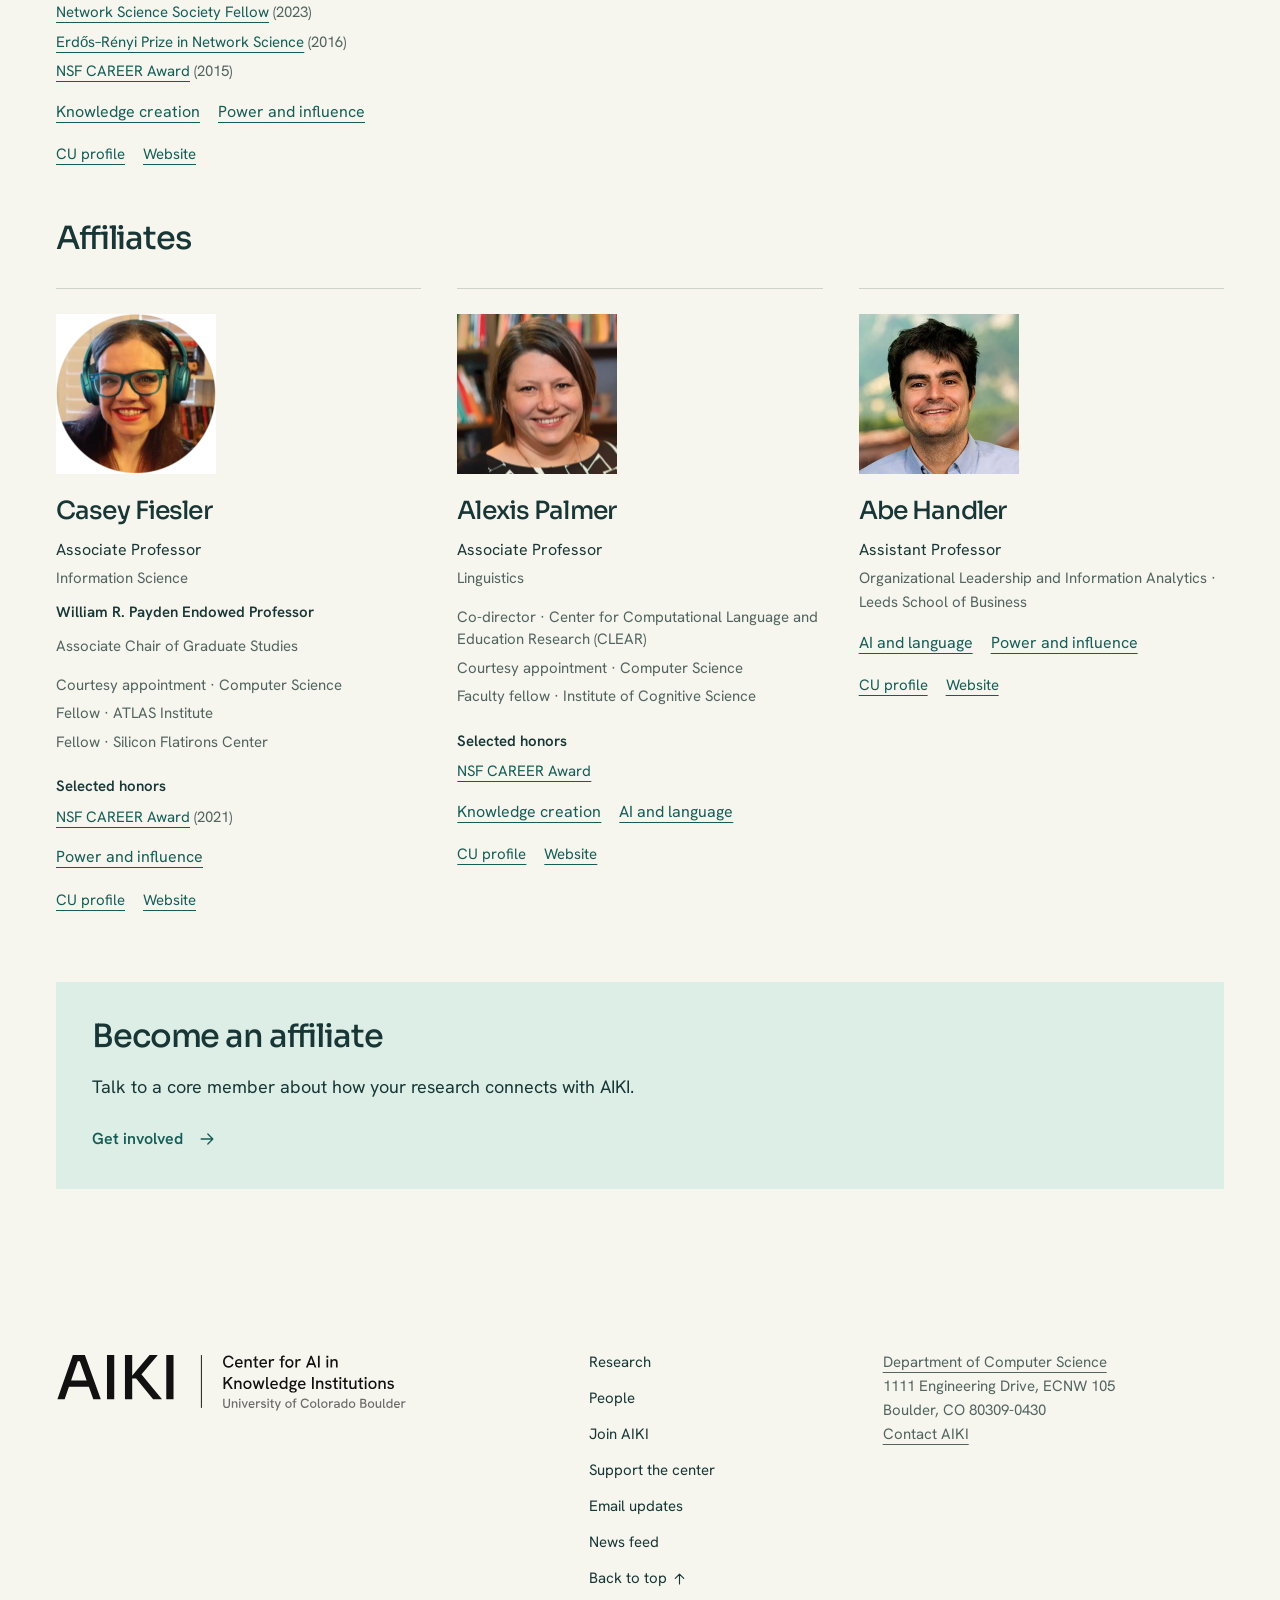
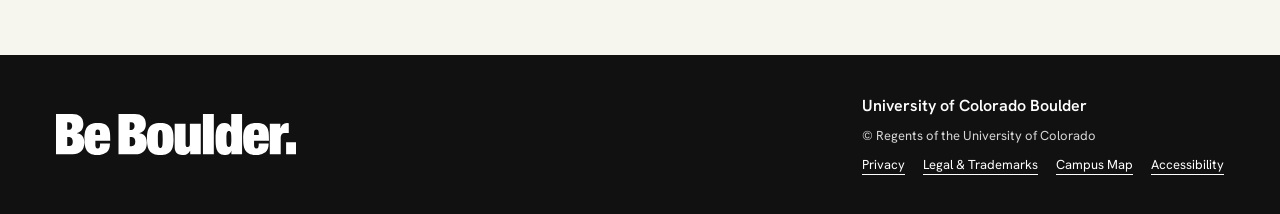
<file: people/index.html>
<!doctype html>
<html lang="en">
<head>
  <meta charset="utf-8">
  <meta name="viewport" content="width=device-width, initial-scale=1">
  <meta name="theme-color" content="#000000">
  

<title>People – AIKI</title>
<meta name="description" content="Meet AIKI’s core members and affiliates at CU Boulder.">
<link rel="canonical" href="https://aiki-cu.github.io/people/">
<meta property="og:type" content="website">
<meta property="og:locale" content="en_US">
<meta property="og:site_name" content="AIKI">
<meta property="og:title" content="People – AIKI">
<meta property="og:description" content="Meet AIKI’s core members and affiliates at CU Boulder.">
<meta property="og:url" content="https://aiki-cu.github.io/people/">
<meta property="og:image" content="https://aiki-cu.github.io/assets/images/brand/social-card.png">
<meta property="og:image:width" content="1200">
<meta property="og:image:height" content="630">
<meta property="og:image:alt" content="AIKI, Center for AI in Knowledge Institutions, University of Colorado Boulder">
<meta name="twitter:card" content="summary_large_image">
<meta name="twitter:title" content="People – AIKI">
<meta name="twitter:description" content="Meet AIKI’s core members and affiliates at CU Boulder.">
<meta name="twitter:image" content="https://aiki-cu.github.io/assets/images/brand/social-card.png">

<script type="application/ld+json">
{
  "@context": "https://schema.org",
  "@graph": [
    {
      "@type": "ResearchOrganization",
      "@id": "https://aiki-cu.github.io/#organization",
      "name": "Center for AI in Knowledge Institutions",
      "alternateName": "AIKI",
      "url": "https://aiki-cu.github.io/",
      "logo": "https://aiki-cu.github.io/assets/images/brand/aiki-icon.svg",
      "description": "AIKI at CU Boulder studies how institutions create and share knowledge, and how AI changes their work.",
      "foundingDate": "2026-09-09",
      "address": {
        "@type": "PostalAddress",
        "streetAddress": "1111 Engineering Drive, ECNW 105",
        "addressLocality": "Boulder", "addressRegion": "CO",
        "postalCode": "80309-0430", "addressCountry": "US"
      },
      "parentOrganization": {
        "@type": "Organization", "name": "Department of Computer Science",
        "url": "https://www.colorado.edu/cs/",
        "parentOrganization": { "@type": "CollegeOrUniversity", "name": "University of Colorado Boulder", "url": "https://www.colorado.edu/" }
      },
      "member": [{"@id": "https://aiki-cu.github.io/people/#daniel-acuna"},{"@id": "https://aiki-cu.github.io/people/#aaron-clauset"},{"@id": "https://aiki-cu.github.io/people/#maria-pacheco"},{"@id": "https://aiki-cu.github.io/people/#maria-antoniak"},{"@id": "https://aiki-cu.github.io/people/#casey-fiesler"},{"@id": "https://aiki-cu.github.io/people/#alexis-palmer"},{"@id": "https://aiki-cu.github.io/people/#abe-handler"}]
    },
    
    {
      "@type": "Person", "@id": "https://aiki-cu.github.io/people/#daniel-acuna",
      "name": "Daniel Acuna",
      "jobTitle": ["Director · Associate Professor"],
      "worksFor": { "@type": "CollegeOrUniversity", "name": "University of Colorado Boulder", "url": "https://www.colorado.edu/" },
      "affiliation": [{ "@id": "https://aiki-cu.github.io/#organization" }, { "@type": "Organization", "name": "Computer Science", "parentOrganization": { "@type": "CollegeOrUniversity", "name": "University of Colorado Boulder" } }, { "@type": "Organization", "name": "Information Science" }],
      
      "url": "https://www.colorado.edu/cs/daniel-acuna",
      "sameAs": ["https://www.colorado.edu/cs/daniel-acuna","https://acuna.io/"]
    },
    
    {
      "@type": "Person", "@id": "https://aiki-cu.github.io/people/#aaron-clauset",
      "name": "Aaron Clauset",
      "jobTitle": ["Professor", "Associate Chair for Faculty Affairs"],
      "worksFor": { "@type": "CollegeOrUniversity", "name": "University of Colorado Boulder", "url": "https://www.colorado.edu/" },
      "affiliation": [{ "@id": "https://aiki-cu.github.io/#organization" }, { "@type": "Organization", "name": "Computer Science", "parentOrganization": { "@type": "CollegeOrUniversity", "name": "University of Colorado Boulder" } }, { "@type": "Organization", "name": "BioFrontiers Institute" }, { "@type": "Organization", "name": "Santa Fe Institute" }, { "@type": "Organization", "name": "Applied Mathematics" }, { "@type": "Organization", "name": "Ecology and Evolutionary Biology" }, { "@type": "Organization", "name": "Information Science" }],
      "award": ["AAAS Fellow (2025)","Network Science Society Fellow (2023)","Erdős–Rényi Prize in Network Science (2016)","NSF CAREER Award (2015)"],
      "url": "https://www.colorado.edu/cs/aaron-clauset",
      "sameAs": ["https://www.colorado.edu/cs/aaron-clauset","https://aaronclauset.github.io/"]
    },
    
    {
      "@type": "Person", "@id": "https://aiki-cu.github.io/people/#maria-pacheco",
      "name": "Maria Pacheco",
      "jobTitle": ["Assistant Professor"],
      "worksFor": { "@type": "CollegeOrUniversity", "name": "University of Colorado Boulder", "url": "https://www.colorado.edu/" },
      "affiliation": [{ "@id": "https://aiki-cu.github.io/#organization" }, { "@type": "Organization", "name": "Computer Science", "parentOrganization": { "@type": "CollegeOrUniversity", "name": "University of Colorado Boulder" } }, { "@type": "Organization", "name": "Institute of Cognitive Science" }, { "@type": "Organization", "name": "Information Science" }],
      
      "url": "https://www.colorado.edu/ics/maria-pacheco",
      "sameAs": ["https://www.colorado.edu/ics/maria-pacheco","https://blast-cu.github.io/mlpacheco/"]
    },
    
    {
      "@type": "Person", "@id": "https://aiki-cu.github.io/people/#maria-antoniak",
      "name": "Maria Antoniak",
      "jobTitle": ["Assistant Professor"],
      "worksFor": { "@type": "CollegeOrUniversity", "name": "University of Colorado Boulder", "url": "https://www.colorado.edu/" },
      "affiliation": [{ "@id": "https://aiki-cu.github.io/#organization" }, { "@type": "Organization", "name": "Computer Science", "parentOrganization": { "@type": "CollegeOrUniversity", "name": "University of Colorado Boulder" } }, { "@type": "Organization", "name": "Information Science" }],
      
      "url": "https://www.colorado.edu/cs/maria-antoniak",
      "sameAs": ["https://www.colorado.edu/cs/maria-antoniak","https://maria-antoniak.github.io/"]
    },
    
    {
      "@type": "Person", "@id": "https://aiki-cu.github.io/people/#casey-fiesler",
      "name": "Casey Fiesler",
      "jobTitle": ["Associate Professor", "William R. Payden Endowed Professor", "Associate Chair of Graduate Studies"],
      "worksFor": { "@type": "CollegeOrUniversity", "name": "University of Colorado Boulder", "url": "https://www.colorado.edu/" },
      "affiliation": [{ "@id": "https://aiki-cu.github.io/#organization" }, { "@type": "Organization", "name": "Information Science", "parentOrganization": { "@type": "CollegeOrUniversity", "name": "University of Colorado Boulder" } }, { "@type": "Organization", "name": "Computer Science" }, { "@type": "Organization", "name": "ATLAS Institute" }, { "@type": "Organization", "name": "Silicon Flatirons Center" }],
      "award": ["NSF CAREER Award (2021)"],
      "url": "https://www.colorado.edu/cmdi/people/information-science/casey-fiesler",
      "sameAs": ["https://www.colorado.edu/cmdi/people/information-science/casey-fiesler","https://caseyfiesler.com/"]
    },
    
    {
      "@type": "Person", "@id": "https://aiki-cu.github.io/people/#alexis-palmer",
      "name": "Alexis Palmer",
      "jobTitle": ["Associate Professor"],
      "worksFor": { "@type": "CollegeOrUniversity", "name": "University of Colorado Boulder", "url": "https://www.colorado.edu/" },
      "affiliation": [{ "@id": "https://aiki-cu.github.io/#organization" }, { "@type": "Organization", "name": "Linguistics", "parentOrganization": { "@type": "CollegeOrUniversity", "name": "University of Colorado Boulder" } }, { "@type": "Organization", "name": "Center for Computational Language and Education Research (CLEAR)" }, { "@type": "Organization", "name": "Computer Science" }, { "@type": "Organization", "name": "Institute of Cognitive Science" }],
      "award": ["NSF CAREER Award"],
      "url": "https://www.colorado.edu/linguistics/alexis-palmer",
      "sameAs": ["https://www.colorado.edu/linguistics/alexis-palmer","https://alexispalmer.github.io/"]
    },
    
    {
      "@type": "Person", "@id": "https://aiki-cu.github.io/people/#abe-handler",
      "name": "Abe Handler",
      "jobTitle": ["Assistant Professor"],
      "worksFor": { "@type": "CollegeOrUniversity", "name": "University of Colorado Boulder", "url": "https://www.colorado.edu/" },
      "affiliation": [{ "@id": "https://aiki-cu.github.io/#organization" }, { "@type": "Organization", "name": "Leeds School of Business", "parentOrganization": { "@type": "CollegeOrUniversity", "name": "University of Colorado Boulder" } }],
      
      "url": "https://www.colorado.edu/business/leeds-directory/faculty/abe-handler",
      "sameAs": ["https://www.colorado.edu/business/leeds-directory/faculty/abe-handler","https://www.abehandler.com/"]
    },
    
    {
      "@type": "WebSite", "@id": "https://aiki-cu.github.io/#website",
      "name": "AIKI", "url": "https://aiki-cu.github.io/",
      "publisher": { "@id": "https://aiki-cu.github.io/#organization" }, "inLanguage": "en"
    },
    {
      "@type": "WebPage", "@id": "https://aiki-cu.github.io/people/#webpage",
      "name": "People",
      "description": "Meet AIKI’s core members and affiliates at CU Boulder.",
      "url": "https://aiki-cu.github.io/people/",
      "isPartOf": { "@id": "https://aiki-cu.github.io/#website" },
      "about": { "@id": "https://aiki-cu.github.io/#organization" }
    }
  ]
}
</script>


  

<script>
  (() => {
    const measurementId = "G-V90MS4R9FE";
    const siteOrigin = new URL("https://aiki-cu.github.io").origin;
    // Production only. Respect browser privacy preferences and the GA opt-out flag.
    if (location.origin !== siteOrigin || navigator.globalPrivacyControl === true ||
        navigator.doNotTrack === '1' || window['ga-disable-' + measurementId]) return;
    window.dataLayer = window.dataLayer || [];
    window.gtag = function () { window.dataLayer.push(arguments); };
    let referrerOrigin = '';
    try { referrerOrigin = new URL(document.referrer).origin + '/'; } catch (_) {}
    window.gtag('js', new Date());
    window.gtag('set', {
      allow_google_signals: false,
      allow_ad_personalization_signals: false,
      // Query strings and fragments may contain visitor-supplied information.
      page_location: "https://aiki-cu.github.io/people/",
      page_referrer: referrerOrigin
    });
    window.gtag('config', measurementId);
    window.aikiAnalyticsEnabled = true;
    const tag = document.createElement('script');
    tag.async = true;
    tag.referrerPolicy = 'origin';
    tag.src = 'https://www.googletagmanager.com/gtag/js?id=' + encodeURIComponent(measurementId);
    document.head.appendChild(tag);
  })();
</script>


  <link rel="icon" href="/assets/images/brand/favicon-32.png" type="image/png" sizes="32x32">
  <link rel="icon" href="/assets/images/brand/aiki-icon.svg" type="image/svg+xml">
  <link rel="apple-touch-icon" href="/assets/images/brand/apple-touch-icon.png" sizes="180x180">
  <link rel="preload" href="/assets/fonts/sora-latin.woff2" as="font" type="font/woff2" crossorigin>
  <link rel="preload" href="/assets/fonts/hanken-latin.woff2" as="font" type="font/woff2" crossorigin>
  <link rel="stylesheet" href="/assets/css/aiki.css">
  <link rel="alternate" type="application/atom+xml" title="AIKI news" href="/feed.xml">
  <script src="/assets/js/aiki.js" defer></script>
  <script type="application/json" id="engagement-areas">[{"id":"knowledge-production","title":"Knowledge creation","path":"/research/knowledge-production/"},{"id":"knowledge-integrity","title":"Trust and reliability","path":"/research/knowledge-integrity/"},{"id":"ai-mediated-text","title":"AI and language","path":"/research/ai-mediated-text/"},{"id":"power-and-narrative","title":"Power and influence","path":"/research/power-and-narrative/"}]</script>
  <script src="/assets/js/engagement.js" defer></script>
  
</head>
<body id="top" data-page-path="/people/" data-baseurl="" class="is-interior">
  <!--
THESIS: Knowledge changes its own conditions of production; a flowing atlas makes the recursive relationship visible.
OWN-WORLD: Deep teal, mint, apricot and warm paper; Sora and Hanken; continuous vector paths and flat ruled research records.
STORY: Understand both directions of the AI/institutions relationship, follow a research question to evidence, and find the people to work with.
FIRST VIEWPORT: A large left-aligned statement on deep teal; mint emphasis; an ASCII archive centered beside the text in its own column; one mint research action. Theme explanations live on Research, keeping the opening brief.
FORM: Knowledge currents, grounded direction 5, seed ad260bd6. Daniel selected Images among words: ASCII landscapes, botanical studies, and cellular imagery among an opening character lattice. The homepage keeps the slow continuous archive cycle with a subtle local hover response and static reduced-motion art. The pause control was removed at Daniel's request. Profile photographs stay in color with a light wash that clears on hover or focus. No annotations appear in the archive.
FINISH: unreviewed and undocumented is unfinished; this build ends with the finish review, the verdict, DESIGN.md, and every shipping raster carrying its provenance
-->
  <a class="skip-link" href="#main">Skip to content</a>
  <header class="site-header">
  <div class="ucb-brand-bar ucb-brand-bar-black">
    <div class="brand-bar-inner">
      <a class="ucb-home-link" href="https://www.colorado.edu/"><img class="ucb-logo" src="/assets/images/cu-boulder-logo-text-white.svg" width="240" height="22" alt="University of Colorado Boulder"></a>
      <a class="ucb-search-link" href="https://www.colorado.edu/search"><img class="ucb-search" src="/assets/images/search-white.svg" width="18" height="18" alt="Search Colorado.edu"></a>
    </div>
  </div>
  <div class="site-name-bar ucb black">
    <div class="header-inner">
      <div class="site-name">
        <a class="brand" href="/"><img src="/assets/images/brand/aiki-lockup-compact-white.svg" width="557" height="86" alt="AIKI, Center for AI in Knowledge Institutions"></a>
        <p class="affiliation"><a href="https://www.colorado.edu/engineering">College of Engineering and Applied Science</a></p>
      </div>
      <button class="menu-toggle" aria-expanded="false" aria-controls="primary-nav" hidden>Menu <span class="menu-lines" aria-hidden="true"></span></button>
    </div>
  </div>
  <div class="nav-bar">
    <nav id="primary-nav" class="primary-nav" aria-label="Main">
      <a href="/research/">Research</a><a href="/people/" aria-current="page">People</a><a href="/news/">News</a><a href="/about/">About</a><a href="/support/">Support</a><a href="/join/" class="nav-join">Join<svg class="arrow-icon" width="20" height="20" viewBox="0 0 24 24" fill="none" aria-hidden="true"><path d="M5 12h14m-6-6 6 6-6 6" stroke="currentColor" stroke-width="1.6" stroke-linecap="round" stroke-linejoin="round"/></svg>
</a>
    </nav>
  </div>
</header>

  <script>
// Initialize immediately after the header is parsed, before the reading column
// paints. With JavaScript disabled, all navigation links remain visible.
(() => {
  const header = document.querySelector('.site-header');
  const menu = document.querySelector('.menu-toggle');
  const nav = document.querySelector('#primary-nav');
  if (header && menu && nav) {
    const narrow = window.matchMedia('(max-width: 1060px)');
    const setMenu = (open, returnFocus = false) => {
      menu.setAttribute('aria-expanded', String(open));
      nav.hidden = narrow.matches && !open;
      if (returnFocus) menu.focus();
    };
    header.classList.add('nav-ready');
    menu.hidden = false;
    setMenu(false);
    menu.addEventListener('click', () => setMenu(menu.getAttribute('aria-expanded') !== 'true'));
    document.addEventListener('keydown', (event) => {
      if (event.key === 'Escape' && menu.getAttribute('aria-expanded') === 'true') setMenu(false, true);
    });
    document.addEventListener('click', (event) => {
      if (!header.contains(event.target) && menu.getAttribute('aria-expanded') === 'true') setMenu(false);
    });
    nav.addEventListener('click', (event) => { if (event.target.closest('a')) setMenu(false); });
    narrow.addEventListener('change', () => setMenu(false));
  }
})();
</script>

  <main id="main" tabindex="-1" class="interior-main wrap">
  <header class="page-heading"><h1>People</h1><p>Faculty from across CU Boulder.</p></header>
  <nav class="section-nav" aria-label="People sections"><a href="#director">Director</a><a href="#core">Core members</a><a href="#affiliates">Affiliates</a><a href="#become-affiliate">Become an affiliate</a></nav>
  <section class="people-section" id="director"><h2>Director</h2><div class="director-grid"><article class="person" id="daniel-acuna">
  <span class="portrait-frame person-photo"><img class="person-portrait" src="/assets/images/people/photos/daniel-acuna.webp" srcset="/assets/images/people/photos/daniel-acuna-320.webp 320w, /assets/images/people/photos/daniel-acuna.webp 640w" sizes="(max-width: 600px) 110px, 160px" style="object-position: 50% 50%" alt="Daniel Acuna" width="160" height="160" loading="lazy" decoding="async" /></span>
  <div class="person-copy">
    <h3>Daniel Acuna</h3>
    <p class="person-role">Director · Associate Professor</p>
    <p class="person-unit">Computer Science</p>
    
    
    <ul class="person-appointments" aria-label="Additional appointments for Daniel Acuna"><li>Affiliated faculty · Information Science</li></ul>
    
    
    <ul class="person-areas" aria-label="Research areas for Daniel Acuna"><li><a href="/research/knowledge-production/">Knowledge creation</a></li><li><a href="/research/knowledge-integrity/">Trust and reliability</a></li></ul>
    <div class="person-links"><a href="https://www.colorado.edu/cs/daniel-acuna">CU profile<span class="sr-only"> for Daniel Acuna</span></a><a href="https://acuna.io/">Website<span class="sr-only"> for Daniel Acuna</span></a></div>
  </div>
</article>
</div></section>
  <section class="people-section" id="core"><h2>Core members</h2><div class="people-grid"><article class="person" id="aaron-clauset">
  <span class="portrait-frame person-photo"><img class="person-portrait" src="/assets/images/people/photos/aaron-clauset.webp" srcset="/assets/images/people/photos/aaron-clauset-320.webp 320w, /assets/images/people/photos/aaron-clauset.webp 640w" sizes="(max-width: 600px) 110px, 160px" style="object-position: 50% 42%" alt="Aaron Clauset" width="160" height="160" loading="lazy" decoding="async" /></span>
  <div class="person-copy">
    <h3>Aaron Clauset</h3>
    <p class="person-role">Professor</p>
    <p class="person-unit">Computer Science</p>
    
    <p class="person-leadership">Associate Chair for Faculty Affairs</p>
    <ul class="person-appointments" aria-label="Additional appointments for Aaron Clauset"><li>Core faculty · BioFrontiers Institute</li><li>External faculty · Santa Fe Institute</li><li>Affiliated faculty · Applied Mathematics</li><li>Affiliated faculty · Ecology and Evolutionary Biology</li><li>Affiliated faculty · Information Science</li></ul>
    <div class="person-honors"><h4>Selected honors</h4><ul><li><a href="https://www.colorado.edu/today/2026/03/26/4-cu-boulder-professors-honored-aaas-fellows">AAAS Fellow<span class="sr-only"> for Aaron Clauset</span></a> <span class="honor-year">(2025)</span></li><li><a href="https://aaronclauset.github.io/aclauset-cv.pdf">Network Science Society Fellow<span class="sr-only"> for Aaron Clauset</span></a> <span class="honor-year">(2023)</span></li><li><a href="https://www.colorado.edu/cs/aaron-clauset">Erdős–Rényi Prize in Network Science<span class="sr-only"> for Aaron Clauset</span></a> <span class="honor-year">(2016)</span></li><li><a href="https://experts.colorado.edu/display/fisid_147554">NSF CAREER Award<span class="sr-only"> for Aaron Clauset</span></a> <span class="honor-year">(2015)</span></li></ul></div>
    
    <ul class="person-areas" aria-label="Research areas for Aaron Clauset"><li><a href="/research/knowledge-production/">Knowledge creation</a></li><li><a href="/research/power-and-narrative/">Power and influence</a></li></ul>
    <div class="person-links"><a href="https://www.colorado.edu/cs/aaron-clauset">CU profile<span class="sr-only"> for Aaron Clauset</span></a><a href="https://aaronclauset.github.io/">Website<span class="sr-only"> for Aaron Clauset</span></a></div>
  </div>
</article>
<article class="person" id="maria-pacheco">
  <span class="portrait-frame person-photo"><img class="person-portrait" src="/assets/images/people/photos/maria-pacheco.webp" srcset="/assets/images/people/photos/maria-pacheco-320.webp 320w, /assets/images/people/photos/maria-pacheco.webp 640w" sizes="(max-width: 600px) 110px, 160px" style="object-position: 50% 37%" alt="Maria Pacheco" width="160" height="160" loading="lazy" decoding="async" /></span>
  <div class="person-copy">
    <h3>Maria Pacheco</h3>
    <p class="person-role">Assistant Professor</p>
    <p class="person-unit">Computer Science</p>
    
    
    <ul class="person-appointments" aria-label="Additional appointments for Maria Pacheco"><li>Faculty fellow · Institute of Cognitive Science</li><li>Affiliated faculty · Information Science</li></ul>
    
    
    <ul class="person-areas" aria-label="Research areas for Maria Pacheco"><li><a href="/research/knowledge-production/">Knowledge creation</a></li><li><a href="/research/knowledge-integrity/">Trust and reliability</a></li><li><a href="/research/ai-mediated-text/">AI and language</a></li><li><a href="/research/power-and-narrative/">Power and influence</a></li></ul>
    <div class="person-links"><a href="https://www.colorado.edu/ics/maria-pacheco">CU profile<span class="sr-only"> for Maria Pacheco</span></a><a href="https://blast-cu.github.io/mlpacheco/">Website<span class="sr-only"> for Maria Pacheco</span></a></div>
  </div>
</article>
<article class="person" id="maria-antoniak">
  <span class="portrait-frame person-photo"><img class="person-portrait" src="/assets/images/people/photos/maria-antoniak.webp" srcset="/assets/images/people/photos/maria-antoniak-320.webp 320w, /assets/images/people/photos/maria-antoniak.webp 640w" sizes="(max-width: 600px) 110px, 160px" style="object-position: 50% 12%" alt="Maria Antoniak" width="160" height="160" loading="lazy" decoding="async" /></span>
  <div class="person-copy">
    <h3>Maria Antoniak</h3>
    <p class="person-role">Assistant Professor</p>
    <p class="person-unit">Computer Science</p>
    
    
    <ul class="person-appointments" aria-label="Additional appointments for Maria Antoniak"><li>Affiliated faculty · Information Science</li></ul>
    
    
    <ul class="person-areas" aria-label="Research areas for Maria Antoniak"><li><a href="/research/knowledge-integrity/">Trust and reliability</a></li><li><a href="/research/ai-mediated-text/">AI and language</a></li><li><a href="/research/power-and-narrative/">Power and influence</a></li></ul>
    <div class="person-links"><a href="https://www.colorado.edu/cs/maria-antoniak">CU profile<span class="sr-only"> for Maria Antoniak</span></a><a href="https://maria-antoniak.github.io/">Website<span class="sr-only"> for Maria Antoniak</span></a></div>
  </div>
</article>
</div></section>
  <section class="people-section" id="affiliates"><h2>Affiliates</h2><div class="people-grid"><article class="person" id="casey-fiesler">
  <span class="portrait-frame person-photo"><img class="person-portrait" src="/assets/images/people/photos/casey-fiesler.webp" srcset="/assets/images/people/photos/casey-fiesler-320.webp 320w, /assets/images/people/photos/casey-fiesler.webp 640w" sizes="(max-width: 600px) 110px, 160px" style="object-position: 50% 42%" alt="Casey Fiesler" width="160" height="160" loading="lazy" decoding="async" /></span>
  <div class="person-copy">
    <h3>Casey Fiesler</h3>
    <p class="person-role">Associate Professor</p>
    <p class="person-unit">Information Science</p>
    <p class="person-distinction">William R. Payden Endowed Professor</p>
    <p class="person-leadership">Associate Chair of Graduate Studies</p>
    <ul class="person-appointments" aria-label="Additional appointments for Casey Fiesler"><li>Courtesy appointment · Computer Science</li><li>Fellow · ATLAS Institute</li><li>Fellow · Silicon Flatirons Center</li></ul>
    <div class="person-honors"><h4>Selected honors</h4><ul><li><a href="https://www.colorado.edu/cmdi/2021/04/09/intervention-how-ethical-speculation-could-prevent-future-tech-trouble">NSF CAREER Award<span class="sr-only"> for Casey Fiesler</span></a> <span class="honor-year">(2021)</span></li></ul></div>
    
    <ul class="person-areas" aria-label="Research areas for Casey Fiesler"><li><a href="/research/power-and-narrative/">Power and influence</a></li></ul>
    <div class="person-links"><a href="https://www.colorado.edu/cmdi/people/information-science/casey-fiesler">CU profile<span class="sr-only"> for Casey Fiesler</span></a><a href="https://caseyfiesler.com/">Website<span class="sr-only"> for Casey Fiesler</span></a></div>
  </div>
</article>
<article class="person" id="alexis-palmer">
  <span class="portrait-frame person-photo"><img class="person-portrait" src="/assets/images/people/photos/alexis-palmer.webp" srcset="/assets/images/people/photos/alexis-palmer-320.webp 320w, /assets/images/people/photos/alexis-palmer.webp 640w" sizes="(max-width: 600px) 110px, 160px" style="object-position: 50% 34%" alt="Alexis Palmer" width="160" height="160" loading="lazy" decoding="async" /></span>
  <div class="person-copy">
    <h3>Alexis Palmer</h3>
    <p class="person-role">Associate Professor</p>
    <p class="person-unit">Linguistics</p>
    
    
    <ul class="person-appointments" aria-label="Additional appointments for Alexis Palmer"><li>Co-director · Center for Computational Language and Education Research (CLEAR)</li><li>Courtesy appointment · Computer Science</li><li>Faculty fellow · Institute of Cognitive Science</li></ul>
    <div class="person-honors"><h4>Selected honors</h4><ul><li><a href="https://ci.unt.edu/news/dr-alexis-palmer-accepts-career-award-funding-nsf.html">NSF CAREER Award<span class="sr-only"> for Alexis Palmer</span></a></li></ul></div>
    
    <ul class="person-areas" aria-label="Research areas for Alexis Palmer"><li><a href="/research/knowledge-production/">Knowledge creation</a></li><li><a href="/research/ai-mediated-text/">AI and language</a></li></ul>
    <div class="person-links"><a href="https://www.colorado.edu/linguistics/alexis-palmer">CU profile<span class="sr-only"> for Alexis Palmer</span></a><a href="https://alexispalmer.github.io/">Website<span class="sr-only"> for Alexis Palmer</span></a></div>
  </div>
</article>
<article class="person" id="abe-handler">
  <span class="portrait-frame person-photo"><img class="person-portrait" src="/assets/images/people/photos/abe-handler.webp" srcset="/assets/images/people/photos/abe-handler-320.webp 320w, /assets/images/people/photos/abe-handler.webp 640w" sizes="(max-width: 600px) 110px, 160px" style="object-position: 50% 40%" alt="Abe Handler" width="160" height="160" loading="lazy" decoding="async" /></span>
  <div class="person-copy">
    <h3>Abe Handler</h3>
    <p class="person-role">Assistant Professor</p>
    <p class="person-unit">Organizational Leadership and Information Analytics · Leeds School of Business</p>
    
    
    
    
    
    <ul class="person-areas" aria-label="Research areas for Abe Handler"><li><a href="/research/ai-mediated-text/">AI and language</a></li><li><a href="/research/power-and-narrative/">Power and influence</a></li></ul>
    <div class="person-links"><a href="https://www.colorado.edu/business/leeds-directory/faculty/abe-handler">CU profile<span class="sr-only"> for Abe Handler</span></a><a href="https://www.abehandler.com/">Website<span class="sr-only"> for Abe Handler</span></a></div>
  </div>
</article>
</div></section>
  <section class="affiliate-callout" id="become-affiliate"><h2>Become an affiliate</h2><p>Talk to a core member about how your research connects with AIKI.</p><a class="text-link" href="/join/#faculty">Get involved <svg class="arrow-icon" width="20" height="20" viewBox="0 0 24 24" fill="none" aria-hidden="true"><path d="M5 12h14m-6-6 6 6-6 6" stroke="currentColor" stroke-width="1.6" stroke-linecap="round" stroke-linejoin="round" /></svg>
</a></section>
</main>

  <footer class="site-footer">
  <div class="wrap footer-main">
    <div class="footer-identity">
      <a href="/"><img src="/assets/images/brand/aiki-lockup.svg" alt="AIKI, Center for AI in Knowledge Institutions, University of Colorado Boulder" width="557" height="100" loading="lazy"></a>
    </div>
    <nav class="footer-nav" aria-label="Footer">
      <a href="/research/">Research</a>
      <a href="/people/">People</a>
      <a href="/join/">Join AIKI</a>
      <a href="/support/">Support the center</a>
      <a href="/join/#newsletter">Email updates</a>
      <a href="/feed.xml">News feed</a>
      <a href="#top" class="back-to-top">Back to top <svg class="arrow-icon" width="20" height="20" viewBox="0 0 24 24" fill="none" aria-hidden="true"><path d="M5 12h14m-6-6 6 6-6 6" stroke="currentColor" stroke-width="1.6" stroke-linecap="round" stroke-linejoin="round"/></svg>
</a>
    </nav>
    <address>
      <a href="https://www.colorado.edu/cs/">Department of Computer Science</a><br>
      1111 Engineering Drive, ECNW 105<br>
      Boulder, CO 80309-0430<br>
      <a class="footer-contact" href="/about/#contact">Contact AIKI</a>
    </address>
  </div>
  <div class="university-footer">
    <div class="wrap university-inner ucb-footer">
      <a class="be-boulder" href="https://www.colorado.edu/"><img class="ucb-footer-be-boulder" src="/assets/images/be-boulder-white.svg" width="240" height="41" alt="Be Boulder." loading="lazy"></a>
      <div class="university-details">
        <a class="ucb-home-link" href="https://www.colorado.edu/">University of Colorado Boulder</a>
        <p>© Regents of the University of Colorado</p>
        <nav class="ucb-footer-links" aria-label="University resources"><a href="https://www.colorado.edu/compliance/policies/privacy-statement">Privacy</a><a href="https://www.colorado.edu/about/legal-trademarks">Legal &amp; Trademarks</a><a href="https://www.colorado.edu/map/">Campus Map</a><a href="https://www.colorado.edu/accessibility">Accessibility</a></nav>
      </div>
    </div>
  </div>
</footer>

</body>
</html>
</file>
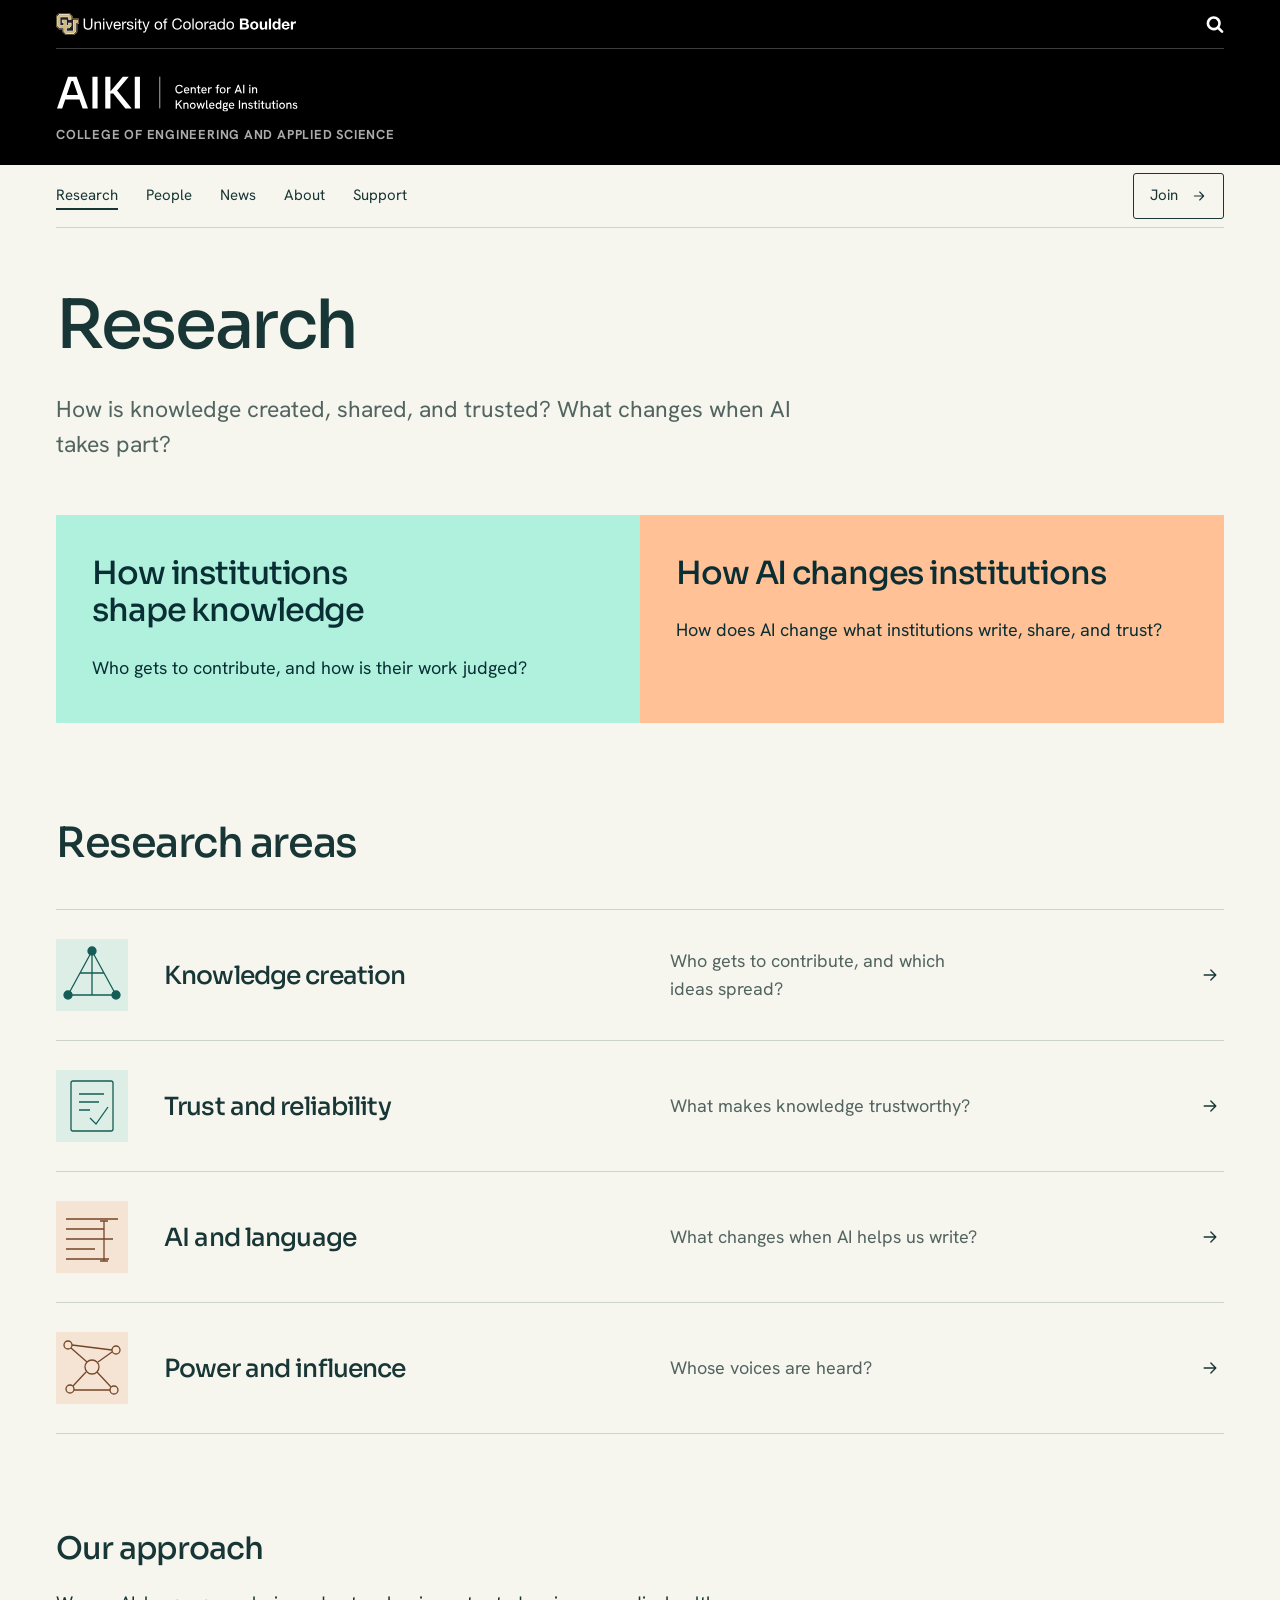
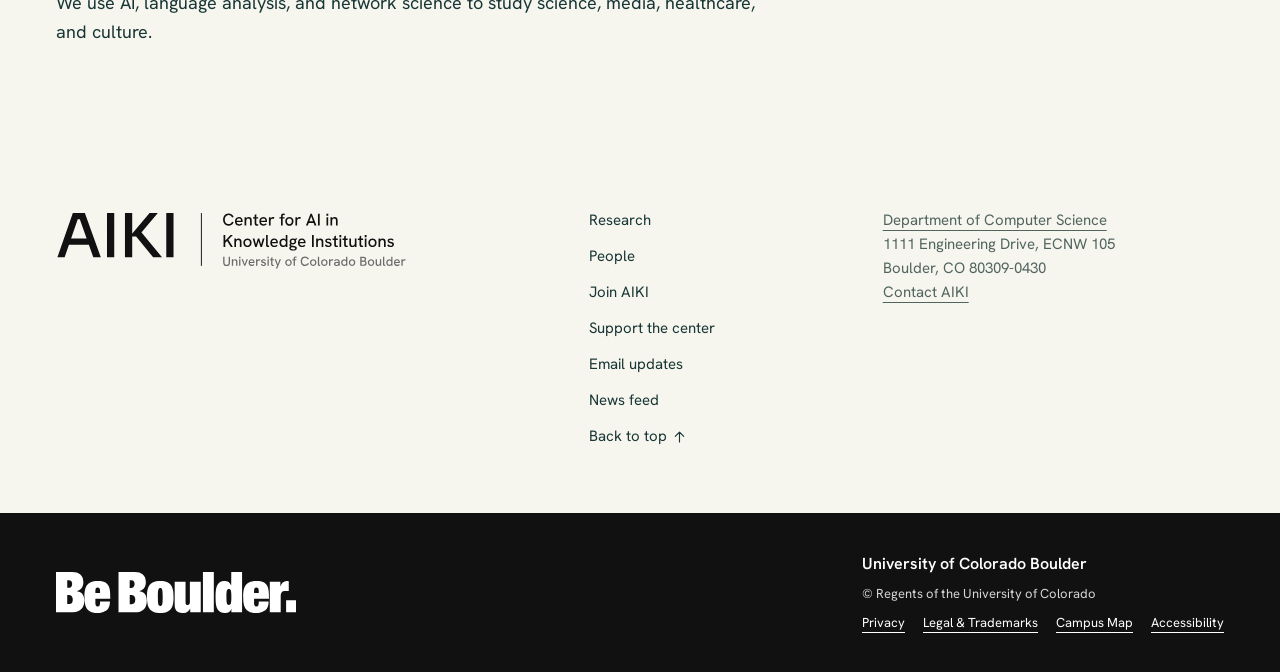
<file: research/index.html>
<!doctype html>
<html lang="en">
<head>
  <meta charset="utf-8">
  <meta name="viewport" content="width=device-width, initial-scale=1">
  <meta name="theme-color" content="#000000">
  

<title>Research – AIKI</title>
<meta name="description" content="We study how institutions shape knowledge and how AI changes their work.">
<link rel="canonical" href="https://aiki-cu.github.io/research/">
<meta property="og:type" content="website">
<meta property="og:locale" content="en_US">
<meta property="og:site_name" content="AIKI">
<meta property="og:title" content="Research – AIKI">
<meta property="og:description" content="We study how institutions shape knowledge and how AI changes their work.">
<meta property="og:url" content="https://aiki-cu.github.io/research/">
<meta property="og:image" content="https://aiki-cu.github.io/assets/images/brand/social-card.png">
<meta property="og:image:width" content="1200">
<meta property="og:image:height" content="630">
<meta property="og:image:alt" content="AIKI, Center for AI in Knowledge Institutions, University of Colorado Boulder">
<meta name="twitter:card" content="summary_large_image">
<meta name="twitter:title" content="Research – AIKI">
<meta name="twitter:description" content="We study how institutions shape knowledge and how AI changes their work.">
<meta name="twitter:image" content="https://aiki-cu.github.io/assets/images/brand/social-card.png">

<script type="application/ld+json">
{
  "@context": "https://schema.org",
  "@graph": [
    {
      "@type": "ResearchOrganization",
      "@id": "https://aiki-cu.github.io/#organization",
      "name": "Center for AI in Knowledge Institutions",
      "alternateName": "AIKI",
      "url": "https://aiki-cu.github.io/",
      "logo": "https://aiki-cu.github.io/assets/images/brand/aiki-icon.svg",
      "description": "AIKI at CU Boulder studies how institutions create and share knowledge, and how AI changes their work.",
      "foundingDate": "2026-09-09",
      "address": {
        "@type": "PostalAddress",
        "streetAddress": "1111 Engineering Drive, ECNW 105",
        "addressLocality": "Boulder", "addressRegion": "CO",
        "postalCode": "80309-0430", "addressCountry": "US"
      },
      "parentOrganization": {
        "@type": "Organization", "name": "Department of Computer Science",
        "url": "https://www.colorado.edu/cs/",
        "parentOrganization": { "@type": "CollegeOrUniversity", "name": "University of Colorado Boulder", "url": "https://www.colorado.edu/" }
      },
      "member": [{"@id": "https://aiki-cu.github.io/people/#daniel-acuna"},{"@id": "https://aiki-cu.github.io/people/#aaron-clauset"},{"@id": "https://aiki-cu.github.io/people/#maria-pacheco"},{"@id": "https://aiki-cu.github.io/people/#maria-antoniak"},{"@id": "https://aiki-cu.github.io/people/#casey-fiesler"},{"@id": "https://aiki-cu.github.io/people/#alexis-palmer"},{"@id": "https://aiki-cu.github.io/people/#abe-handler"}]
    },
    
    {
      "@type": "Person", "@id": "https://aiki-cu.github.io/people/#daniel-acuna",
      "name": "Daniel Acuna",
      "jobTitle": ["Director · Associate Professor"],
      "worksFor": { "@type": "CollegeOrUniversity", "name": "University of Colorado Boulder", "url": "https://www.colorado.edu/" },
      "affiliation": [{ "@id": "https://aiki-cu.github.io/#organization" }, { "@type": "Organization", "name": "Computer Science", "parentOrganization": { "@type": "CollegeOrUniversity", "name": "University of Colorado Boulder" } }, { "@type": "Organization", "name": "Information Science" }],
      
      "url": "https://www.colorado.edu/cs/daniel-acuna",
      "sameAs": ["https://www.colorado.edu/cs/daniel-acuna","https://acuna.io/"]
    },
    
    {
      "@type": "Person", "@id": "https://aiki-cu.github.io/people/#aaron-clauset",
      "name": "Aaron Clauset",
      "jobTitle": ["Professor", "Associate Chair for Faculty Affairs"],
      "worksFor": { "@type": "CollegeOrUniversity", "name": "University of Colorado Boulder", "url": "https://www.colorado.edu/" },
      "affiliation": [{ "@id": "https://aiki-cu.github.io/#organization" }, { "@type": "Organization", "name": "Computer Science", "parentOrganization": { "@type": "CollegeOrUniversity", "name": "University of Colorado Boulder" } }, { "@type": "Organization", "name": "BioFrontiers Institute" }, { "@type": "Organization", "name": "Santa Fe Institute" }, { "@type": "Organization", "name": "Applied Mathematics" }, { "@type": "Organization", "name": "Ecology and Evolutionary Biology" }, { "@type": "Organization", "name": "Information Science" }],
      "award": ["AAAS Fellow (2025)","Network Science Society Fellow (2023)","Erdős–Rényi Prize in Network Science (2016)","NSF CAREER Award (2015)"],
      "url": "https://www.colorado.edu/cs/aaron-clauset",
      "sameAs": ["https://www.colorado.edu/cs/aaron-clauset","https://aaronclauset.github.io/"]
    },
    
    {
      "@type": "Person", "@id": "https://aiki-cu.github.io/people/#maria-pacheco",
      "name": "Maria Pacheco",
      "jobTitle": ["Assistant Professor"],
      "worksFor": { "@type": "CollegeOrUniversity", "name": "University of Colorado Boulder", "url": "https://www.colorado.edu/" },
      "affiliation": [{ "@id": "https://aiki-cu.github.io/#organization" }, { "@type": "Organization", "name": "Computer Science", "parentOrganization": { "@type": "CollegeOrUniversity", "name": "University of Colorado Boulder" } }, { "@type": "Organization", "name": "Institute of Cognitive Science" }, { "@type": "Organization", "name": "Information Science" }],
      
      "url": "https://www.colorado.edu/ics/maria-pacheco",
      "sameAs": ["https://www.colorado.edu/ics/maria-pacheco","https://blast-cu.github.io/mlpacheco/"]
    },
    
    {
      "@type": "Person", "@id": "https://aiki-cu.github.io/people/#maria-antoniak",
      "name": "Maria Antoniak",
      "jobTitle": ["Assistant Professor"],
      "worksFor": { "@type": "CollegeOrUniversity", "name": "University of Colorado Boulder", "url": "https://www.colorado.edu/" },
      "affiliation": [{ "@id": "https://aiki-cu.github.io/#organization" }, { "@type": "Organization", "name": "Computer Science", "parentOrganization": { "@type": "CollegeOrUniversity", "name": "University of Colorado Boulder" } }, { "@type": "Organization", "name": "Information Science" }],
      
      "url": "https://www.colorado.edu/cs/maria-antoniak",
      "sameAs": ["https://www.colorado.edu/cs/maria-antoniak","https://maria-antoniak.github.io/"]
    },
    
    {
      "@type": "Person", "@id": "https://aiki-cu.github.io/people/#casey-fiesler",
      "name": "Casey Fiesler",
      "jobTitle": ["Associate Professor", "William R. Payden Endowed Professor", "Associate Chair of Graduate Studies"],
      "worksFor": { "@type": "CollegeOrUniversity", "name": "University of Colorado Boulder", "url": "https://www.colorado.edu/" },
      "affiliation": [{ "@id": "https://aiki-cu.github.io/#organization" }, { "@type": "Organization", "name": "Information Science", "parentOrganization": { "@type": "CollegeOrUniversity", "name": "University of Colorado Boulder" } }, { "@type": "Organization", "name": "Computer Science" }, { "@type": "Organization", "name": "ATLAS Institute" }, { "@type": "Organization", "name": "Silicon Flatirons Center" }],
      "award": ["NSF CAREER Award (2021)"],
      "url": "https://www.colorado.edu/cmdi/people/information-science/casey-fiesler",
      "sameAs": ["https://www.colorado.edu/cmdi/people/information-science/casey-fiesler","https://caseyfiesler.com/"]
    },
    
    {
      "@type": "Person", "@id": "https://aiki-cu.github.io/people/#alexis-palmer",
      "name": "Alexis Palmer",
      "jobTitle": ["Associate Professor"],
      "worksFor": { "@type": "CollegeOrUniversity", "name": "University of Colorado Boulder", "url": "https://www.colorado.edu/" },
      "affiliation": [{ "@id": "https://aiki-cu.github.io/#organization" }, { "@type": "Organization", "name": "Linguistics", "parentOrganization": { "@type": "CollegeOrUniversity", "name": "University of Colorado Boulder" } }, { "@type": "Organization", "name": "Center for Computational Language and Education Research (CLEAR)" }, { "@type": "Organization", "name": "Computer Science" }, { "@type": "Organization", "name": "Institute of Cognitive Science" }],
      "award": ["NSF CAREER Award"],
      "url": "https://www.colorado.edu/linguistics/alexis-palmer",
      "sameAs": ["https://www.colorado.edu/linguistics/alexis-palmer","https://alexispalmer.github.io/"]
    },
    
    {
      "@type": "Person", "@id": "https://aiki-cu.github.io/people/#abe-handler",
      "name": "Abe Handler",
      "jobTitle": ["Assistant Professor"],
      "worksFor": { "@type": "CollegeOrUniversity", "name": "University of Colorado Boulder", "url": "https://www.colorado.edu/" },
      "affiliation": [{ "@id": "https://aiki-cu.github.io/#organization" }, { "@type": "Organization", "name": "Leeds School of Business", "parentOrganization": { "@type": "CollegeOrUniversity", "name": "University of Colorado Boulder" } }],
      
      "url": "https://www.colorado.edu/business/leeds-directory/faculty/abe-handler",
      "sameAs": ["https://www.colorado.edu/business/leeds-directory/faculty/abe-handler","https://www.abehandler.com/"]
    },
    
    {
      "@type": "WebSite", "@id": "https://aiki-cu.github.io/#website",
      "name": "AIKI", "url": "https://aiki-cu.github.io/",
      "publisher": { "@id": "https://aiki-cu.github.io/#organization" }, "inLanguage": "en"
    },
    {
      "@type": "WebPage", "@id": "https://aiki-cu.github.io/research/#webpage",
      "name": "Research",
      "description": "We study how institutions shape knowledge and how AI changes their work.",
      "url": "https://aiki-cu.github.io/research/",
      "isPartOf": { "@id": "https://aiki-cu.github.io/#website" },
      "about": { "@id": "https://aiki-cu.github.io/#organization" }
    }
  ]
}
</script>


  

<script>
  (() => {
    const measurementId = "G-V90MS4R9FE";
    const siteOrigin = new URL("https://aiki-cu.github.io").origin;
    // Production only. Respect browser privacy preferences and the GA opt-out flag.
    if (location.origin !== siteOrigin || navigator.globalPrivacyControl === true ||
        navigator.doNotTrack === '1' || window['ga-disable-' + measurementId]) return;
    window.dataLayer = window.dataLayer || [];
    window.gtag = function () { window.dataLayer.push(arguments); };
    let referrerOrigin = '';
    try { referrerOrigin = new URL(document.referrer).origin + '/'; } catch (_) {}
    window.gtag('js', new Date());
    window.gtag('set', {
      allow_google_signals: false,
      allow_ad_personalization_signals: false,
      // Query strings and fragments may contain visitor-supplied information.
      page_location: "https://aiki-cu.github.io/research/",
      page_referrer: referrerOrigin
    });
    window.gtag('config', measurementId);
    window.aikiAnalyticsEnabled = true;
    const tag = document.createElement('script');
    tag.async = true;
    tag.referrerPolicy = 'origin';
    tag.src = 'https://www.googletagmanager.com/gtag/js?id=' + encodeURIComponent(measurementId);
    document.head.appendChild(tag);
  })();
</script>


  <link rel="icon" href="/assets/images/brand/favicon-32.png" type="image/png" sizes="32x32">
  <link rel="icon" href="/assets/images/brand/aiki-icon.svg" type="image/svg+xml">
  <link rel="apple-touch-icon" href="/assets/images/brand/apple-touch-icon.png" sizes="180x180">
  <link rel="preload" href="/assets/fonts/sora-latin.woff2" as="font" type="font/woff2" crossorigin>
  <link rel="preload" href="/assets/fonts/hanken-latin.woff2" as="font" type="font/woff2" crossorigin>
  <link rel="stylesheet" href="/assets/css/aiki.css">
  <link rel="alternate" type="application/atom+xml" title="AIKI news" href="/feed.xml">
  <script src="/assets/js/aiki.js" defer></script>
  <script type="application/json" id="engagement-areas">[{"id":"knowledge-production","title":"Knowledge creation","path":"/research/knowledge-production/"},{"id":"knowledge-integrity","title":"Trust and reliability","path":"/research/knowledge-integrity/"},{"id":"ai-mediated-text","title":"AI and language","path":"/research/ai-mediated-text/"},{"id":"power-and-narrative","title":"Power and influence","path":"/research/power-and-narrative/"}]</script>
  <script src="/assets/js/engagement.js" defer></script>
  
</head>
<body id="top" data-page-path="/research/" data-baseurl="" class="is-interior">
  <!--
THESIS: Knowledge changes its own conditions of production; a flowing atlas makes the recursive relationship visible.
OWN-WORLD: Deep teal, mint, apricot and warm paper; Sora and Hanken; continuous vector paths and flat ruled research records.
STORY: Understand both directions of the AI/institutions relationship, follow a research question to evidence, and find the people to work with.
FIRST VIEWPORT: A large left-aligned statement on deep teal; mint emphasis; an ASCII archive centered beside the text in its own column; one mint research action. Theme explanations live on Research, keeping the opening brief.
FORM: Knowledge currents, grounded direction 5, seed ad260bd6. Daniel selected Images among words: ASCII landscapes, botanical studies, and cellular imagery among an opening character lattice. The homepage keeps the slow continuous archive cycle with a subtle local hover response and static reduced-motion art. The pause control was removed at Daniel's request. Profile photographs stay in color with a light wash that clears on hover or focus. No annotations appear in the archive.
FINISH: unreviewed and undocumented is unfinished; this build ends with the finish review, the verdict, DESIGN.md, and every shipping raster carrying its provenance
-->
  <a class="skip-link" href="#main">Skip to content</a>
  <header class="site-header">
  <div class="ucb-brand-bar ucb-brand-bar-black">
    <div class="brand-bar-inner">
      <a class="ucb-home-link" href="https://www.colorado.edu/"><img class="ucb-logo" src="/assets/images/cu-boulder-logo-text-white.svg" width="240" height="22" alt="University of Colorado Boulder"></a>
      <a class="ucb-search-link" href="https://www.colorado.edu/search"><img class="ucb-search" src="/assets/images/search-white.svg" width="18" height="18" alt="Search Colorado.edu"></a>
    </div>
  </div>
  <div class="site-name-bar ucb black">
    <div class="header-inner">
      <div class="site-name">
        <a class="brand" href="/"><img src="/assets/images/brand/aiki-lockup-compact-white.svg" width="557" height="86" alt="AIKI, Center for AI in Knowledge Institutions"></a>
        <p class="affiliation"><a href="https://www.colorado.edu/engineering">College of Engineering and Applied Science</a></p>
      </div>
      <button class="menu-toggle" aria-expanded="false" aria-controls="primary-nav" hidden>Menu <span class="menu-lines" aria-hidden="true"></span></button>
    </div>
  </div>
  <div class="nav-bar">
    <nav id="primary-nav" class="primary-nav" aria-label="Main">
      <a href="/research/" aria-current="page">Research</a><a href="/people/">People</a><a href="/news/">News</a><a href="/about/">About</a><a href="/support/">Support</a><a href="/join/" class="nav-join">Join<svg class="arrow-icon" width="20" height="20" viewBox="0 0 24 24" fill="none" aria-hidden="true"><path d="M5 12h14m-6-6 6 6-6 6" stroke="currentColor" stroke-width="1.6" stroke-linecap="round" stroke-linejoin="round"/></svg>
</a>
    </nav>
  </div>
</header>

  <script>
// Initialize immediately after the header is parsed, before the reading column
// paints. With JavaScript disabled, all navigation links remain visible.
(() => {
  const header = document.querySelector('.site-header');
  const menu = document.querySelector('.menu-toggle');
  const nav = document.querySelector('#primary-nav');
  if (header && menu && nav) {
    const narrow = window.matchMedia('(max-width: 1060px)');
    const setMenu = (open, returnFocus = false) => {
      menu.setAttribute('aria-expanded', String(open));
      nav.hidden = narrow.matches && !open;
      if (returnFocus) menu.focus();
    };
    header.classList.add('nav-ready');
    menu.hidden = false;
    setMenu(false);
    menu.addEventListener('click', () => setMenu(menu.getAttribute('aria-expanded') !== 'true'));
    document.addEventListener('keydown', (event) => {
      if (event.key === 'Escape' && menu.getAttribute('aria-expanded') === 'true') setMenu(false, true);
    });
    document.addEventListener('click', (event) => {
      if (!header.contains(event.target) && menu.getAttribute('aria-expanded') === 'true') setMenu(false);
    });
    nav.addEventListener('click', (event) => { if (event.target.closest('a')) setMenu(false); });
    narrow.addEventListener('change', () => setMenu(false));
  }
})();
</script>

  <main id="main" tabindex="-1" class="interior-main">
  <div class="wrap">
    <header class="page-heading"><h1>Research</h1><p>How is knowledge created, shared, and trusted? What changes when AI takes part?</p></header>
    <div class="research-themes">
      <section class="theme-detail theme-one" id="institutions"><h2>How institutions shape knowledge</h2><p>Who gets to contribute, and how is their work judged?</p></section>
      <section class="theme-detail theme-two" id="transformation"><h2>How AI changes institutions</h2><p>How does AI change what institutions write, share, and trust?</p></section>
    </div>
    <section class="section-space"><div class="section-heading"><h2>Research areas</h2></div><div class="research-rows">
  <a class="research-row theme-1" href="/research/knowledge-production/">
    <span class="area-symbol" aria-hidden="true"><svg width="72" height="72" viewBox="0 0 72 72" fill="none" stroke="currentColor" stroke-width="1.3" aria-hidden="true">
<path d="M12 56 36 12 60 56M12 56H60M24 34H48M36 12V56" /><circle cx="36" cy="12" r="4" fill="currentColor" /><circle cx="12" cy="56" r="4" fill="currentColor" /><circle cx="60" cy="56" r="4" fill="currentColor" />
</svg>
</span>
    <h3>Knowledge creation</h3><p>Who gets to contribute, and which ideas spread?</p><svg class="arrow-icon" width="20" height="20" viewBox="0 0 24 24" fill="none" aria-hidden="true"><path d="M5 12h14m-6-6 6 6-6 6" stroke="currentColor" stroke-width="1.6" stroke-linecap="round" stroke-linejoin="round" /></svg>

  </a><a class="research-row theme-1" href="/research/knowledge-integrity/">
    <span class="area-symbol" aria-hidden="true"><svg width="72" height="72" viewBox="0 0 72 72" fill="none" stroke="currentColor" stroke-width="1.3" aria-hidden="true">
<rect x="15" y="11" width="42" height="50" rx="2" /><path d="M23 24H48M23 32H43M23 40H34M34 48l6 6 12-17" />
</svg>
</span>
    <h3>Trust and reliability</h3><p>What makes knowledge trustworthy?</p><svg class="arrow-icon" width="20" height="20" viewBox="0 0 24 24" fill="none" aria-hidden="true"><path d="M5 12h14m-6-6 6 6-6 6" stroke="currentColor" stroke-width="1.6" stroke-linecap="round" stroke-linejoin="round" /></svg>

  </a><a class="research-row theme-2" href="/research/ai-mediated-text/">
    <span class="area-symbol" aria-hidden="true"><svg width="72" height="72" viewBox="0 0 72 72" fill="none" stroke="currentColor" stroke-width="1.3" aria-hidden="true">
<path d="M10 18H62M10 28H48M10 38H57M10 48H39M10 58H53" /><path d="M48 20V60M44 20H52M44 60H52" />
</svg>
</span>
    <h3>AI and language</h3><p>What changes when AI helps us write?</p><svg class="arrow-icon" width="20" height="20" viewBox="0 0 24 24" fill="none" aria-hidden="true"><path d="M5 12h14m-6-6 6 6-6 6" stroke="currentColor" stroke-width="1.6" stroke-linecap="round" stroke-linejoin="round" /></svg>

  </a><a class="research-row theme-2" href="/research/power-and-narrative/">
    <span class="area-symbol" aria-hidden="true"><svg width="72" height="72" viewBox="0 0 72 72" fill="none" stroke="currentColor" stroke-width="1.3" aria-hidden="true">
<circle cx="36" cy="35" r="7" /><circle cx="12" cy="13" r="4" /><circle cx="60" cy="18" r="4" /><circle cx="14" cy="57" r="4" /><circle cx="58" cy="58" r="4" /><path d="m15 16 16 14m11 0 14-10M30 40 17 54m24-14 14 15M16 13 56 18M18 58H54" />
</svg>
</span>
    <h3>Power and influence</h3><p>Whose voices are heard?</p><svg class="arrow-icon" width="20" height="20" viewBox="0 0 24 24" fill="none" aria-hidden="true"><path d="M5 12h14m-6-6 6 6-6 6" stroke="currentColor" stroke-width="1.6" stroke-linecap="round" stroke-linejoin="round" /></svg>

  </a>
</div>
</section>
    <section class="prose"><h2>Our approach</h2><p>We use AI, language analysis, and network science to study science, media, healthcare, and culture.</p></section>
  </div>
</main>

  <footer class="site-footer">
  <div class="wrap footer-main">
    <div class="footer-identity">
      <a href="/"><img src="/assets/images/brand/aiki-lockup.svg" alt="AIKI, Center for AI in Knowledge Institutions, University of Colorado Boulder" width="557" height="100" loading="lazy"></a>
    </div>
    <nav class="footer-nav" aria-label="Footer">
      <a href="/research/">Research</a>
      <a href="/people/">People</a>
      <a href="/join/">Join AIKI</a>
      <a href="/support/">Support the center</a>
      <a href="/join/#newsletter">Email updates</a>
      <a href="/feed.xml">News feed</a>
      <a href="#top" class="back-to-top">Back to top <svg class="arrow-icon" width="20" height="20" viewBox="0 0 24 24" fill="none" aria-hidden="true"><path d="M5 12h14m-6-6 6 6-6 6" stroke="currentColor" stroke-width="1.6" stroke-linecap="round" stroke-linejoin="round"/></svg>
</a>
    </nav>
    <address>
      <a href="https://www.colorado.edu/cs/">Department of Computer Science</a><br>
      1111 Engineering Drive, ECNW 105<br>
      Boulder, CO 80309-0430<br>
      <a class="footer-contact" href="/about/#contact">Contact AIKI</a>
    </address>
  </div>
  <div class="university-footer">
    <div class="wrap university-inner ucb-footer">
      <a class="be-boulder" href="https://www.colorado.edu/"><img class="ucb-footer-be-boulder" src="/assets/images/be-boulder-white.svg" width="240" height="41" alt="Be Boulder." loading="lazy"></a>
      <div class="university-details">
        <a class="ucb-home-link" href="https://www.colorado.edu/">University of Colorado Boulder</a>
        <p>© Regents of the University of Colorado</p>
        <nav class="ucb-footer-links" aria-label="University resources"><a href="https://www.colorado.edu/compliance/policies/privacy-statement">Privacy</a><a href="https://www.colorado.edu/about/legal-trademarks">Legal &amp; Trademarks</a><a href="https://www.colorado.edu/map/">Campus Map</a><a href="https://www.colorado.edu/accessibility">Accessibility</a></nav>
      </div>
    </div>
  </div>
</footer>

</body>
</html>
</file>
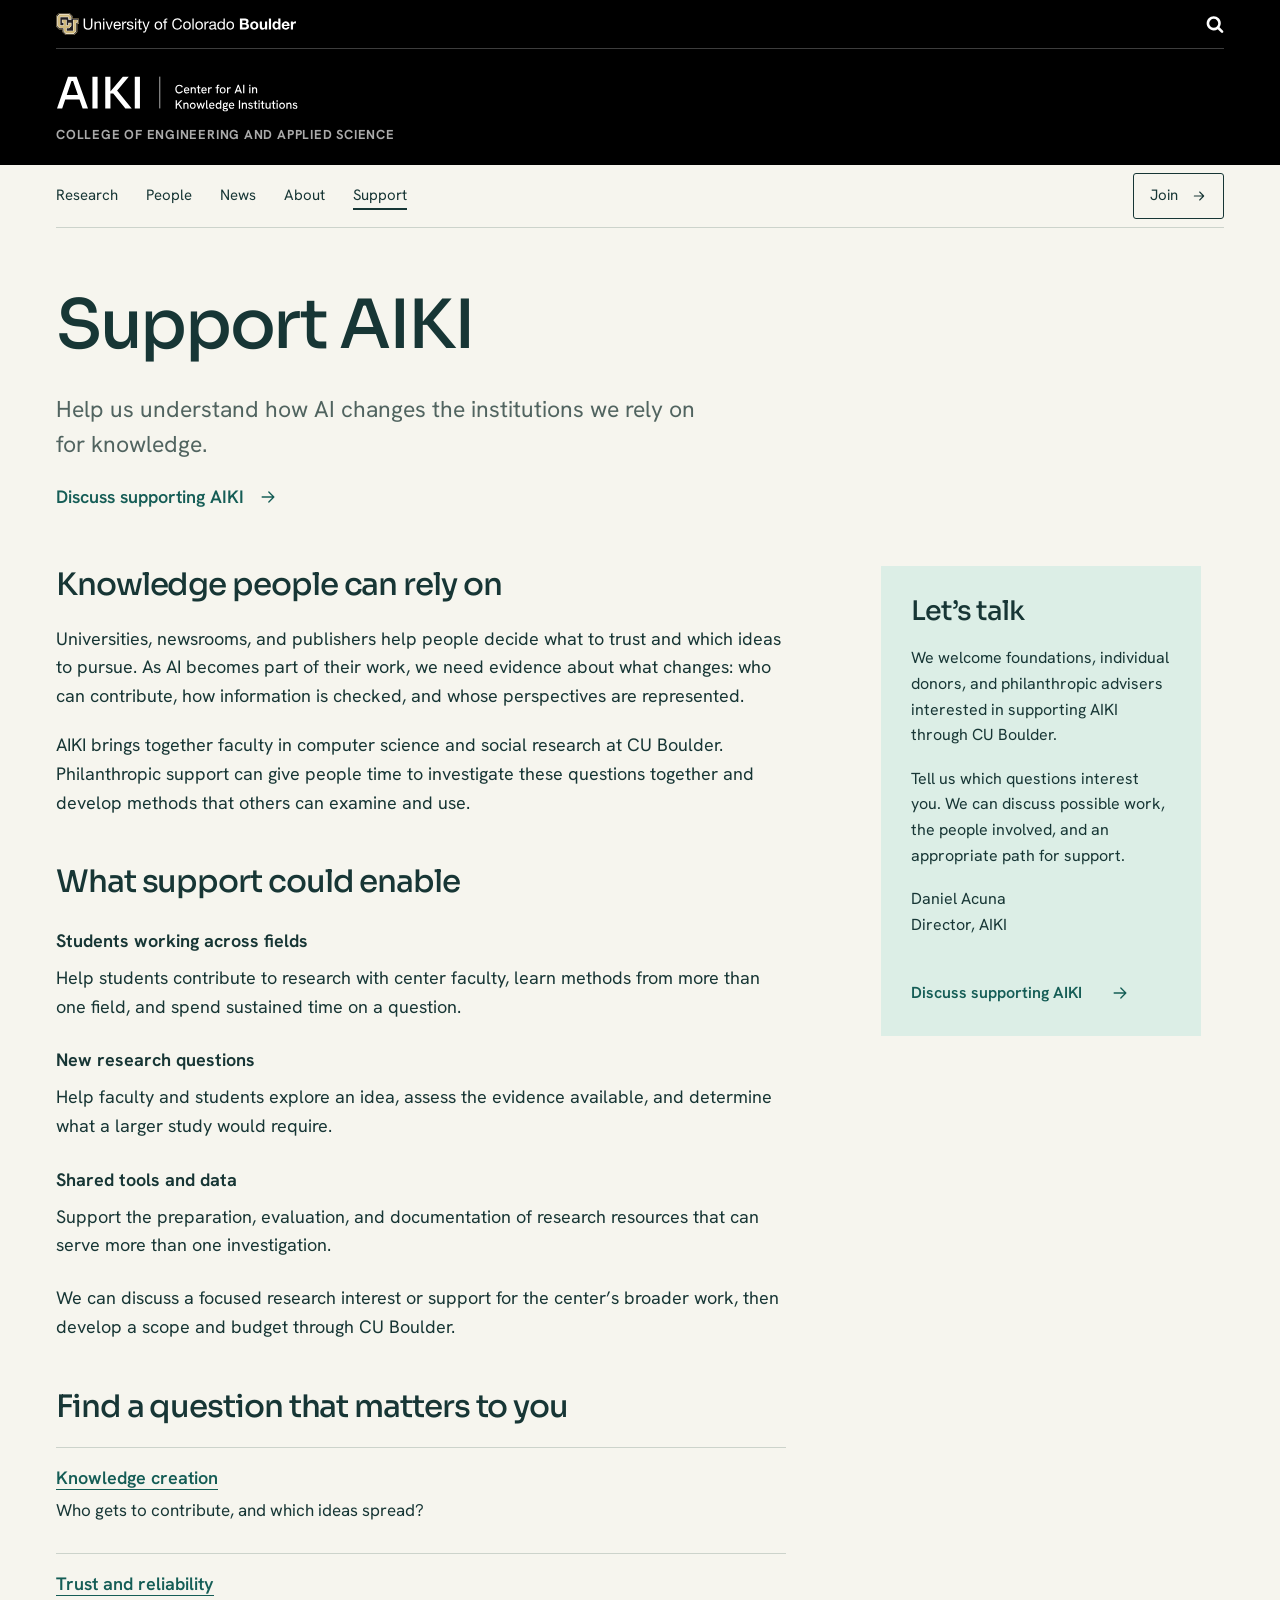
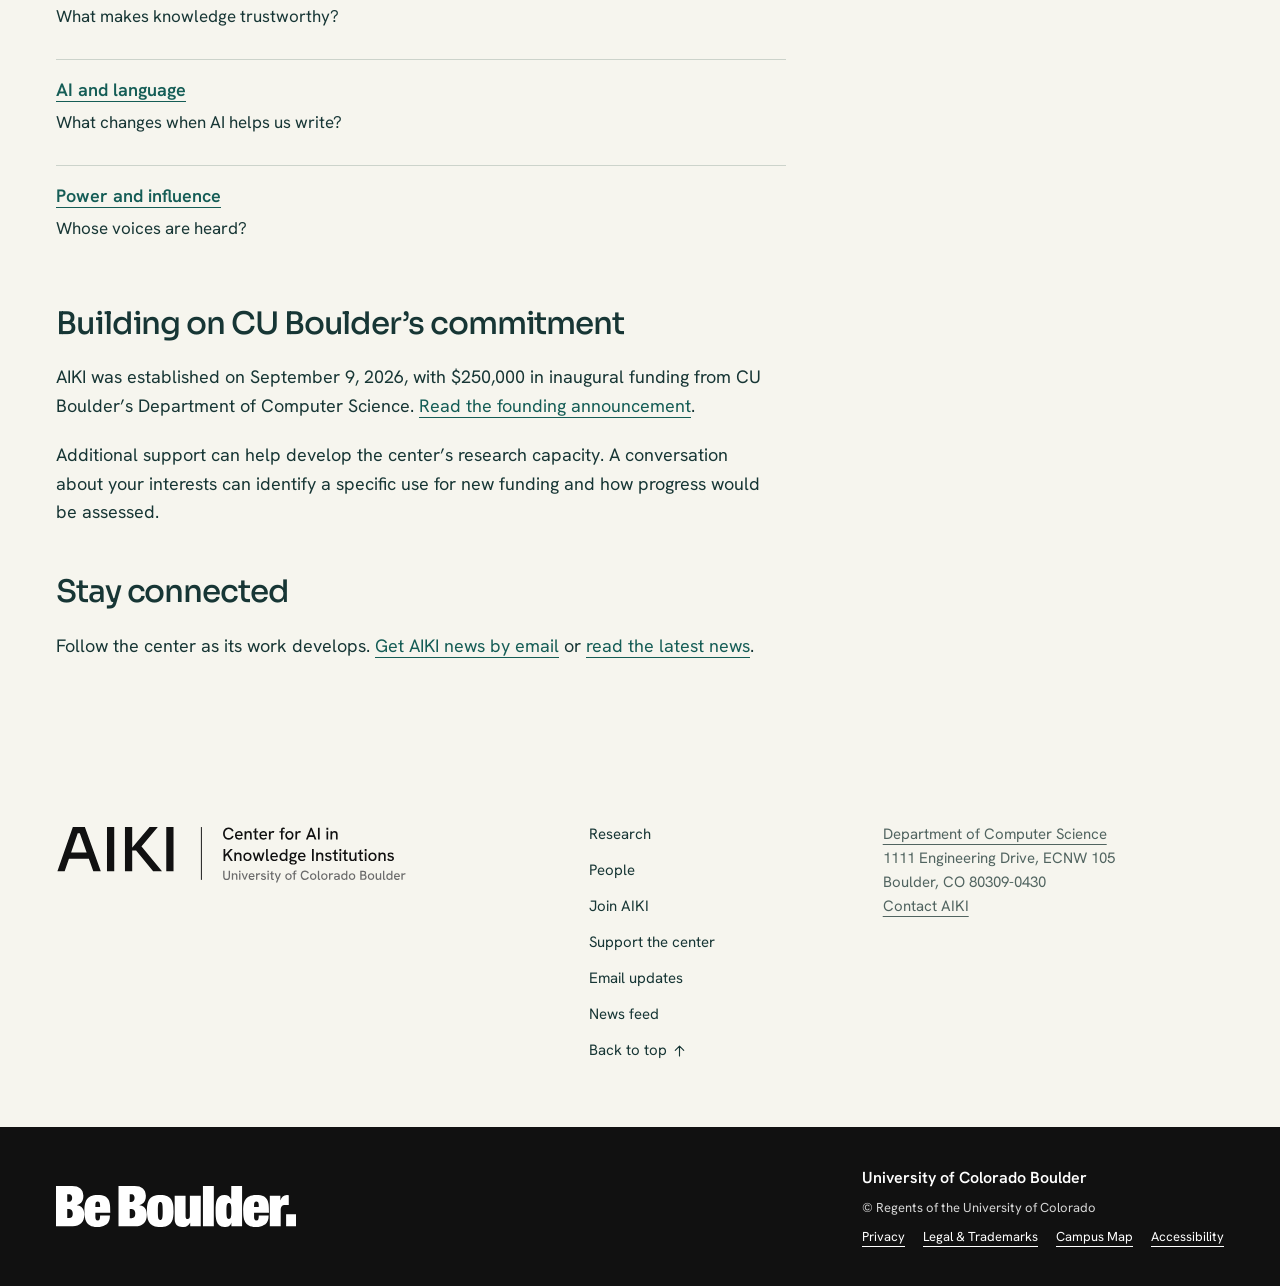
<file: support/index.html>
<!doctype html>
<html lang="en">
<head>
  <meta charset="utf-8">
  <meta name="viewport" content="width=device-width, initial-scale=1">
  <meta name="theme-color" content="#000000">
  

<title>Support AIKI – AIKI</title>
<meta name="description" content="Support AIKI research at CU Boulder through student participation, shared tools, and collaboration. Discuss philanthropic support for AI and knowledge institutions.">
<link rel="canonical" href="https://aiki-cu.github.io/support/">
<meta property="og:type" content="website">
<meta property="og:locale" content="en_US">
<meta property="og:site_name" content="AIKI">
<meta property="og:title" content="Support AIKI – AIKI">
<meta property="og:description" content="Support AIKI research at CU Boulder through student participation, shared tools, and collaboration. Discuss philanthropic support for AI and knowledge institutions.">
<meta property="og:url" content="https://aiki-cu.github.io/support/">
<meta property="og:image" content="https://aiki-cu.github.io/assets/images/brand/social-card.png">
<meta property="og:image:width" content="1200">
<meta property="og:image:height" content="630">
<meta property="og:image:alt" content="AIKI, Center for AI in Knowledge Institutions, University of Colorado Boulder">
<meta name="twitter:card" content="summary_large_image">
<meta name="twitter:title" content="Support AIKI – AIKI">
<meta name="twitter:description" content="Support AIKI research at CU Boulder through student participation, shared tools, and collaboration. Discuss philanthropic support for AI and knowledge institutions.">
<meta name="twitter:image" content="https://aiki-cu.github.io/assets/images/brand/social-card.png">

<script type="application/ld+json">
{
  "@context": "https://schema.org",
  "@graph": [
    {
      "@type": "ResearchOrganization",
      "@id": "https://aiki-cu.github.io/#organization",
      "name": "Center for AI in Knowledge Institutions",
      "alternateName": "AIKI",
      "url": "https://aiki-cu.github.io/",
      "logo": "https://aiki-cu.github.io/assets/images/brand/aiki-icon.svg",
      "description": "AIKI at CU Boulder studies how institutions create and share knowledge, and how AI changes their work.",
      "foundingDate": "2026-09-09",
      "address": {
        "@type": "PostalAddress",
        "streetAddress": "1111 Engineering Drive, ECNW 105",
        "addressLocality": "Boulder", "addressRegion": "CO",
        "postalCode": "80309-0430", "addressCountry": "US"
      },
      "parentOrganization": {
        "@type": "Organization", "name": "Department of Computer Science",
        "url": "https://www.colorado.edu/cs/",
        "parentOrganization": { "@type": "CollegeOrUniversity", "name": "University of Colorado Boulder", "url": "https://www.colorado.edu/" }
      },
      "member": [{"@id": "https://aiki-cu.github.io/people/#daniel-acuna"},{"@id": "https://aiki-cu.github.io/people/#aaron-clauset"},{"@id": "https://aiki-cu.github.io/people/#maria-pacheco"},{"@id": "https://aiki-cu.github.io/people/#maria-antoniak"},{"@id": "https://aiki-cu.github.io/people/#casey-fiesler"},{"@id": "https://aiki-cu.github.io/people/#alexis-palmer"},{"@id": "https://aiki-cu.github.io/people/#abe-handler"}]
    },
    
    {
      "@type": "Person", "@id": "https://aiki-cu.github.io/people/#daniel-acuna",
      "name": "Daniel Acuna",
      "jobTitle": ["Director · Associate Professor"],
      "worksFor": { "@type": "CollegeOrUniversity", "name": "University of Colorado Boulder", "url": "https://www.colorado.edu/" },
      "affiliation": [{ "@id": "https://aiki-cu.github.io/#organization" }, { "@type": "Organization", "name": "Computer Science", "parentOrganization": { "@type": "CollegeOrUniversity", "name": "University of Colorado Boulder" } }, { "@type": "Organization", "name": "Information Science" }],
      
      "url": "https://www.colorado.edu/cs/daniel-acuna",
      "sameAs": ["https://www.colorado.edu/cs/daniel-acuna","https://acuna.io/"]
    },
    
    {
      "@type": "Person", "@id": "https://aiki-cu.github.io/people/#aaron-clauset",
      "name": "Aaron Clauset",
      "jobTitle": ["Professor", "Associate Chair for Faculty Affairs"],
      "worksFor": { "@type": "CollegeOrUniversity", "name": "University of Colorado Boulder", "url": "https://www.colorado.edu/" },
      "affiliation": [{ "@id": "https://aiki-cu.github.io/#organization" }, { "@type": "Organization", "name": "Computer Science", "parentOrganization": { "@type": "CollegeOrUniversity", "name": "University of Colorado Boulder" } }, { "@type": "Organization", "name": "BioFrontiers Institute" }, { "@type": "Organization", "name": "Santa Fe Institute" }, { "@type": "Organization", "name": "Applied Mathematics" }, { "@type": "Organization", "name": "Ecology and Evolutionary Biology" }, { "@type": "Organization", "name": "Information Science" }],
      "award": ["AAAS Fellow (2025)","Network Science Society Fellow (2023)","Erdős–Rényi Prize in Network Science (2016)","NSF CAREER Award (2015)"],
      "url": "https://www.colorado.edu/cs/aaron-clauset",
      "sameAs": ["https://www.colorado.edu/cs/aaron-clauset","https://aaronclauset.github.io/"]
    },
    
    {
      "@type": "Person", "@id": "https://aiki-cu.github.io/people/#maria-pacheco",
      "name": "Maria Pacheco",
      "jobTitle": ["Assistant Professor"],
      "worksFor": { "@type": "CollegeOrUniversity", "name": "University of Colorado Boulder", "url": "https://www.colorado.edu/" },
      "affiliation": [{ "@id": "https://aiki-cu.github.io/#organization" }, { "@type": "Organization", "name": "Computer Science", "parentOrganization": { "@type": "CollegeOrUniversity", "name": "University of Colorado Boulder" } }, { "@type": "Organization", "name": "Institute of Cognitive Science" }, { "@type": "Organization", "name": "Information Science" }],
      
      "url": "https://www.colorado.edu/ics/maria-pacheco",
      "sameAs": ["https://www.colorado.edu/ics/maria-pacheco","https://blast-cu.github.io/mlpacheco/"]
    },
    
    {
      "@type": "Person", "@id": "https://aiki-cu.github.io/people/#maria-antoniak",
      "name": "Maria Antoniak",
      "jobTitle": ["Assistant Professor"],
      "worksFor": { "@type": "CollegeOrUniversity", "name": "University of Colorado Boulder", "url": "https://www.colorado.edu/" },
      "affiliation": [{ "@id": "https://aiki-cu.github.io/#organization" }, { "@type": "Organization", "name": "Computer Science", "parentOrganization": { "@type": "CollegeOrUniversity", "name": "University of Colorado Boulder" } }, { "@type": "Organization", "name": "Information Science" }],
      
      "url": "https://www.colorado.edu/cs/maria-antoniak",
      "sameAs": ["https://www.colorado.edu/cs/maria-antoniak","https://maria-antoniak.github.io/"]
    },
    
    {
      "@type": "Person", "@id": "https://aiki-cu.github.io/people/#casey-fiesler",
      "name": "Casey Fiesler",
      "jobTitle": ["Associate Professor", "William R. Payden Endowed Professor", "Associate Chair of Graduate Studies"],
      "worksFor": { "@type": "CollegeOrUniversity", "name": "University of Colorado Boulder", "url": "https://www.colorado.edu/" },
      "affiliation": [{ "@id": "https://aiki-cu.github.io/#organization" }, { "@type": "Organization", "name": "Information Science", "parentOrganization": { "@type": "CollegeOrUniversity", "name": "University of Colorado Boulder" } }, { "@type": "Organization", "name": "Computer Science" }, { "@type": "Organization", "name": "ATLAS Institute" }, { "@type": "Organization", "name": "Silicon Flatirons Center" }],
      "award": ["NSF CAREER Award (2021)"],
      "url": "https://www.colorado.edu/cmdi/people/information-science/casey-fiesler",
      "sameAs": ["https://www.colorado.edu/cmdi/people/information-science/casey-fiesler","https://caseyfiesler.com/"]
    },
    
    {
      "@type": "Person", "@id": "https://aiki-cu.github.io/people/#alexis-palmer",
      "name": "Alexis Palmer",
      "jobTitle": ["Associate Professor"],
      "worksFor": { "@type": "CollegeOrUniversity", "name": "University of Colorado Boulder", "url": "https://www.colorado.edu/" },
      "affiliation": [{ "@id": "https://aiki-cu.github.io/#organization" }, { "@type": "Organization", "name": "Linguistics", "parentOrganization": { "@type": "CollegeOrUniversity", "name": "University of Colorado Boulder" } }, { "@type": "Organization", "name": "Center for Computational Language and Education Research (CLEAR)" }, { "@type": "Organization", "name": "Computer Science" }, { "@type": "Organization", "name": "Institute of Cognitive Science" }],
      "award": ["NSF CAREER Award"],
      "url": "https://www.colorado.edu/linguistics/alexis-palmer",
      "sameAs": ["https://www.colorado.edu/linguistics/alexis-palmer","https://alexispalmer.github.io/"]
    },
    
    {
      "@type": "Person", "@id": "https://aiki-cu.github.io/people/#abe-handler",
      "name": "Abe Handler",
      "jobTitle": ["Assistant Professor"],
      "worksFor": { "@type": "CollegeOrUniversity", "name": "University of Colorado Boulder", "url": "https://www.colorado.edu/" },
      "affiliation": [{ "@id": "https://aiki-cu.github.io/#organization" }, { "@type": "Organization", "name": "Leeds School of Business", "parentOrganization": { "@type": "CollegeOrUniversity", "name": "University of Colorado Boulder" } }],
      
      "url": "https://www.colorado.edu/business/leeds-directory/faculty/abe-handler",
      "sameAs": ["https://www.colorado.edu/business/leeds-directory/faculty/abe-handler","https://www.abehandler.com/"]
    },
    
    {
      "@type": "WebSite", "@id": "https://aiki-cu.github.io/#website",
      "name": "AIKI", "url": "https://aiki-cu.github.io/",
      "publisher": { "@id": "https://aiki-cu.github.io/#organization" }, "inLanguage": "en"
    },
    {
      "@type": "WebPage", "@id": "https://aiki-cu.github.io/support/#webpage",
      "name": "Support AIKI",
      "description": "Support AIKI research at CU Boulder through student participation, shared tools, and collaboration. Discuss philanthropic support for AI and knowledge institutions.",
      "url": "https://aiki-cu.github.io/support/",
      "isPartOf": { "@id": "https://aiki-cu.github.io/#website" },
      "about": { "@id": "https://aiki-cu.github.io/#organization" }
    }
  ]
}
</script>


  

<script>
  (() => {
    const measurementId = "G-V90MS4R9FE";
    const siteOrigin = new URL("https://aiki-cu.github.io").origin;
    // Production only. Respect browser privacy preferences and the GA opt-out flag.
    if (location.origin !== siteOrigin || navigator.globalPrivacyControl === true ||
        navigator.doNotTrack === '1' || window['ga-disable-' + measurementId]) return;
    window.dataLayer = window.dataLayer || [];
    window.gtag = function () { window.dataLayer.push(arguments); };
    let referrerOrigin = '';
    try { referrerOrigin = new URL(document.referrer).origin + '/'; } catch (_) {}
    window.gtag('js', new Date());
    window.gtag('set', {
      allow_google_signals: false,
      allow_ad_personalization_signals: false,
      // Query strings and fragments may contain visitor-supplied information.
      page_location: "https://aiki-cu.github.io/support/",
      page_referrer: referrerOrigin
    });
    window.gtag('config', measurementId);
    window.aikiAnalyticsEnabled = true;
    const tag = document.createElement('script');
    tag.async = true;
    tag.referrerPolicy = 'origin';
    tag.src = 'https://www.googletagmanager.com/gtag/js?id=' + encodeURIComponent(measurementId);
    document.head.appendChild(tag);
  })();
</script>


  <link rel="icon" href="/assets/images/brand/favicon-32.png" type="image/png" sizes="32x32">
  <link rel="icon" href="/assets/images/brand/aiki-icon.svg" type="image/svg+xml">
  <link rel="apple-touch-icon" href="/assets/images/brand/apple-touch-icon.png" sizes="180x180">
  <link rel="preload" href="/assets/fonts/sora-latin.woff2" as="font" type="font/woff2" crossorigin>
  <link rel="preload" href="/assets/fonts/hanken-latin.woff2" as="font" type="font/woff2" crossorigin>
  <link rel="stylesheet" href="/assets/css/aiki.css">
  <link rel="alternate" type="application/atom+xml" title="AIKI news" href="/feed.xml">
  <script src="/assets/js/aiki.js" defer></script>
  <script type="application/json" id="engagement-areas">[{"id":"knowledge-production","title":"Knowledge creation","path":"/research/knowledge-production/"},{"id":"knowledge-integrity","title":"Trust and reliability","path":"/research/knowledge-integrity/"},{"id":"ai-mediated-text","title":"AI and language","path":"/research/ai-mediated-text/"},{"id":"power-and-narrative","title":"Power and influence","path":"/research/power-and-narrative/"}]</script>
  <script src="/assets/js/engagement.js" defer></script>
  
</head>
<body id="top" data-page-path="/support/" data-baseurl="" class="is-interior">
  <!--
THESIS: Knowledge changes its own conditions of production; a flowing atlas makes the recursive relationship visible.
OWN-WORLD: Deep teal, mint, apricot and warm paper; Sora and Hanken; continuous vector paths and flat ruled research records.
STORY: Understand both directions of the AI/institutions relationship, follow a research question to evidence, and find the people to work with.
FIRST VIEWPORT: A large left-aligned statement on deep teal; mint emphasis; an ASCII archive centered beside the text in its own column; one mint research action. Theme explanations live on Research, keeping the opening brief.
FORM: Knowledge currents, grounded direction 5, seed ad260bd6. Daniel selected Images among words: ASCII landscapes, botanical studies, and cellular imagery among an opening character lattice. The homepage keeps the slow continuous archive cycle with a subtle local hover response and static reduced-motion art. The pause control was removed at Daniel's request. Profile photographs stay in color with a light wash that clears on hover or focus. No annotations appear in the archive.
FINISH: unreviewed and undocumented is unfinished; this build ends with the finish review, the verdict, DESIGN.md, and every shipping raster carrying its provenance
-->
  <a class="skip-link" href="#main">Skip to content</a>
  <header class="site-header">
  <div class="ucb-brand-bar ucb-brand-bar-black">
    <div class="brand-bar-inner">
      <a class="ucb-home-link" href="https://www.colorado.edu/"><img class="ucb-logo" src="/assets/images/cu-boulder-logo-text-white.svg" width="240" height="22" alt="University of Colorado Boulder"></a>
      <a class="ucb-search-link" href="https://www.colorado.edu/search"><img class="ucb-search" src="/assets/images/search-white.svg" width="18" height="18" alt="Search Colorado.edu"></a>
    </div>
  </div>
  <div class="site-name-bar ucb black">
    <div class="header-inner">
      <div class="site-name">
        <a class="brand" href="/"><img src="/assets/images/brand/aiki-lockup-compact-white.svg" width="557" height="86" alt="AIKI, Center for AI in Knowledge Institutions"></a>
        <p class="affiliation"><a href="https://www.colorado.edu/engineering">College of Engineering and Applied Science</a></p>
      </div>
      <button class="menu-toggle" aria-expanded="false" aria-controls="primary-nav" hidden>Menu <span class="menu-lines" aria-hidden="true"></span></button>
    </div>
  </div>
  <div class="nav-bar">
    <nav id="primary-nav" class="primary-nav" aria-label="Main">
      <a href="/research/">Research</a><a href="/people/">People</a><a href="/news/">News</a><a href="/about/">About</a><a href="/support/" aria-current="page">Support</a><a href="/join/" class="nav-join">Join<svg class="arrow-icon" width="20" height="20" viewBox="0 0 24 24" fill="none" aria-hidden="true"><path d="M5 12h14m-6-6 6 6-6 6" stroke="currentColor" stroke-width="1.6" stroke-linecap="round" stroke-linejoin="round"/></svg>
</a>
    </nav>
  </div>
</header>

  <script>
// Initialize immediately after the header is parsed, before the reading column
// paints. With JavaScript disabled, all navigation links remain visible.
(() => {
  const header = document.querySelector('.site-header');
  const menu = document.querySelector('.menu-toggle');
  const nav = document.querySelector('#primary-nav');
  if (header && menu && nav) {
    const narrow = window.matchMedia('(max-width: 1060px)');
    const setMenu = (open, returnFocus = false) => {
      menu.setAttribute('aria-expanded', String(open));
      nav.hidden = narrow.matches && !open;
      if (returnFocus) menu.focus();
    };
    header.classList.add('nav-ready');
    menu.hidden = false;
    setMenu(false);
    menu.addEventListener('click', () => setMenu(menu.getAttribute('aria-expanded') !== 'true'));
    document.addEventListener('keydown', (event) => {
      if (event.key === 'Escape' && menu.getAttribute('aria-expanded') === 'true') setMenu(false, true);
    });
    document.addEventListener('click', (event) => {
      if (!header.contains(event.target) && menu.getAttribute('aria-expanded') === 'true') setMenu(false);
    });
    nav.addEventListener('click', (event) => { if (event.target.closest('a')) setMenu(false); });
    narrow.addEventListener('change', () => setMenu(false));
  }
})();
</script>

  <main id="main" tabindex="-1" class="interior-main wrap">
  <header class="page-heading"><h1>Support AIKI</h1><p>Help us understand how AI changes the institutions we rely on for knowledge.</p><a class="text-link support-heading-link" href="#support-contact">Discuss supporting AIKI <svg class="arrow-icon" width="20" height="20" viewBox="0 0 24 24" fill="none" aria-hidden="true"><path d="M5 12h14m-6-6 6 6-6 6" stroke="currentColor" stroke-width="1.6" stroke-linecap="round" stroke-linejoin="round" /></svg>
</a></header>
  <div class="about-layout">
    <article class="prose">
      <h2>Knowledge people can rely on</h2>
      <p>Universities, newsrooms, and publishers help people decide what to trust and which ideas to pursue. As AI becomes part of their work, we need evidence about what changes: who can contribute, how information is checked, and whose perspectives are represented.</p>
      <p>AIKI brings together faculty in computer science and social research at CU Boulder. Philanthropic support can give people time to investigate these questions together and develop methods that others can examine and use.</p>
      <h2>What support could enable</h2>
      <dl class="support-purposes">
        <dt>Students working across fields</dt><dd>Help students contribute to research with center faculty, learn methods from more than one field, and spend sustained time on a question.</dd>
        <dt>New research questions</dt><dd>Help faculty and students explore an idea, assess the evidence available, and determine what a larger study would require.</dd>
        <dt>Shared tools and data</dt><dd>Support the preparation, evaluation, and documentation of research resources that can serve more than one investigation.</dd>
      </dl>
      <p>We can discuss a focused research interest or support for the center’s broader work, then develop a scope and budget through CU Boulder.</p>
      <h2>Find a question that matters to you</h2>
      <ul class="support-area-list"><li><a href="/research/knowledge-production/">Knowledge creation</a><span>Who gets to contribute, and which ideas spread?</span></li><li><a href="/research/knowledge-integrity/">Trust and reliability</a><span>What makes knowledge trustworthy?</span></li><li><a href="/research/ai-mediated-text/">AI and language</a><span>What changes when AI helps us write?</span></li><li><a href="/research/power-and-narrative/">Power and influence</a><span>Whose voices are heard?</span></li></ul>
      <h2>Building on CU Boulder’s commitment</h2>
      <p>AIKI was established on September 9, 2026, with $250,000 in inaugural funding from CU Boulder’s Department of Computer Science. <a href="/news/#event-aiki-inaugural-funding">Read the founding announcement</a>.</p>
      <p>Additional support can help develop the center’s research capacity. A conversation about your interests can identify a specific use for new funding and how progress would be assessed.</p>
      <h2>Stay connected</h2>
      <p>Follow the center as its work develops. <a href="/join/#newsletter">Get AIKI news by email</a> or <a href="/news/">read the latest news</a>.</p>
    </article>
    <aside class="contact-panel" id="support-contact" aria-labelledby="support-contact-heading">
      <h2 id="support-contact-heading">Let’s talk</h2>
      <p>We welcome foundations, individual donors, and philanthropic advisers interested in supporting AIKI through CU Boulder.</p>
      <p data-support-topic="" hidden=""></p>
      <p>Tell us which questions interest you. We can discuss possible work, the people involved, and an appropriate path for support.</p>
      <p>Daniel Acuna<br />Director, AIKI</p>
      <a class="text-link" href="mailto:daniel.acuna@colorado.edu" data-support-email="" data-track="support_contact_click">Discuss supporting AIKI<span class="sr-only"> by email</span> <svg class="arrow-icon" width="20" height="20" viewBox="0 0 24 24" fill="none" aria-hidden="true"><path d="M5 12h14m-6-6 6 6-6 6" stroke="currentColor" stroke-width="1.6" stroke-linecap="round" stroke-linejoin="round" /></svg>
</a>
      
    </aside>
  </div>
</main>

  <footer class="site-footer">
  <div class="wrap footer-main">
    <div class="footer-identity">
      <a href="/"><img src="/assets/images/brand/aiki-lockup.svg" alt="AIKI, Center for AI in Knowledge Institutions, University of Colorado Boulder" width="557" height="100" loading="lazy"></a>
    </div>
    <nav class="footer-nav" aria-label="Footer">
      <a href="/research/">Research</a>
      <a href="/people/">People</a>
      <a href="/join/">Join AIKI</a>
      <a href="/support/">Support the center</a>
      <a href="/join/#newsletter">Email updates</a>
      <a href="/feed.xml">News feed</a>
      <a href="#top" class="back-to-top">Back to top <svg class="arrow-icon" width="20" height="20" viewBox="0 0 24 24" fill="none" aria-hidden="true"><path d="M5 12h14m-6-6 6 6-6 6" stroke="currentColor" stroke-width="1.6" stroke-linecap="round" stroke-linejoin="round"/></svg>
</a>
    </nav>
    <address>
      <a href="https://www.colorado.edu/cs/">Department of Computer Science</a><br>
      1111 Engineering Drive, ECNW 105<br>
      Boulder, CO 80309-0430<br>
      <a class="footer-contact" href="/about/#contact">Contact AIKI</a>
    </address>
  </div>
  <div class="university-footer">
    <div class="wrap university-inner ucb-footer">
      <a class="be-boulder" href="https://www.colorado.edu/"><img class="ucb-footer-be-boulder" src="/assets/images/be-boulder-white.svg" width="240" height="41" alt="Be Boulder." loading="lazy"></a>
      <div class="university-details">
        <a class="ucb-home-link" href="https://www.colorado.edu/">University of Colorado Boulder</a>
        <p>© Regents of the University of Colorado</p>
        <nav class="ucb-footer-links" aria-label="University resources"><a href="https://www.colorado.edu/compliance/policies/privacy-statement">Privacy</a><a href="https://www.colorado.edu/about/legal-trademarks">Legal &amp; Trademarks</a><a href="https://www.colorado.edu/map/">Campus Map</a><a href="https://www.colorado.edu/accessibility">Accessibility</a></nav>
      </div>
    </div>
  </div>
</footer>

</body>
</html>
</file>
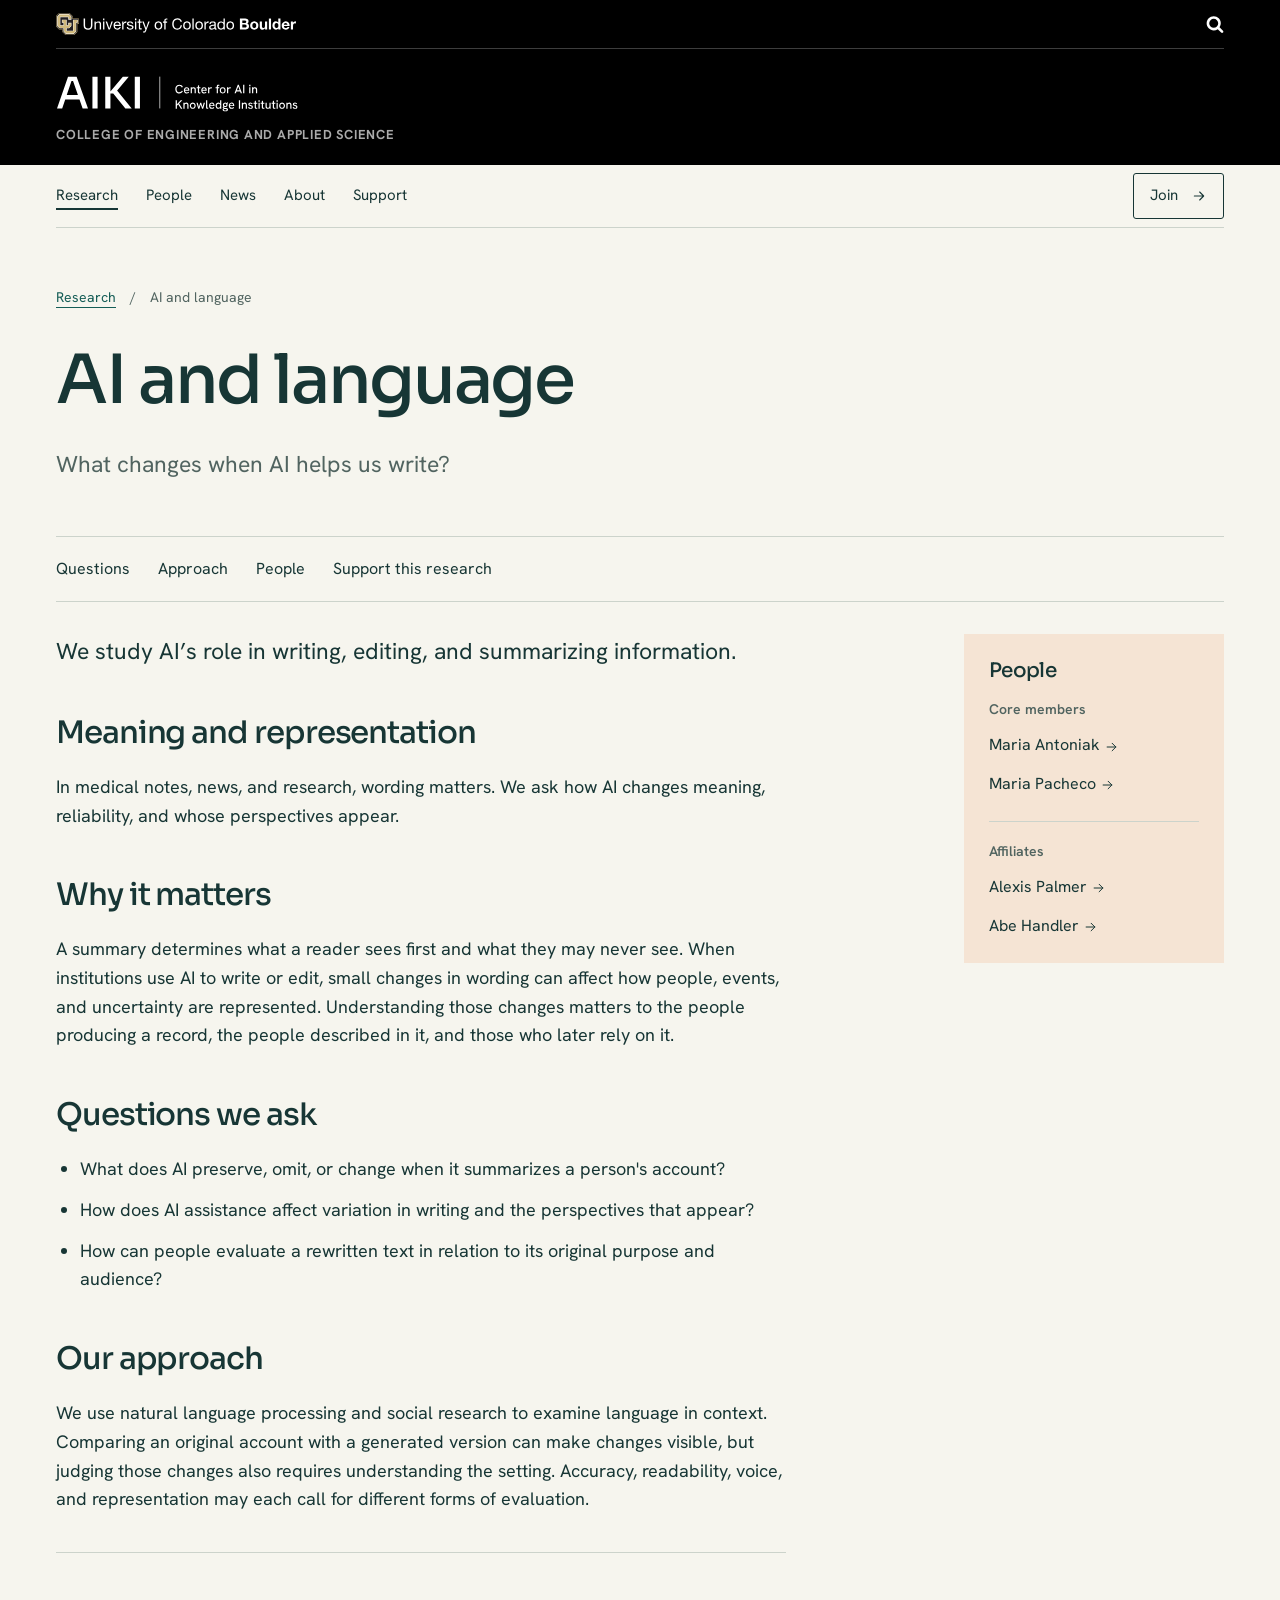
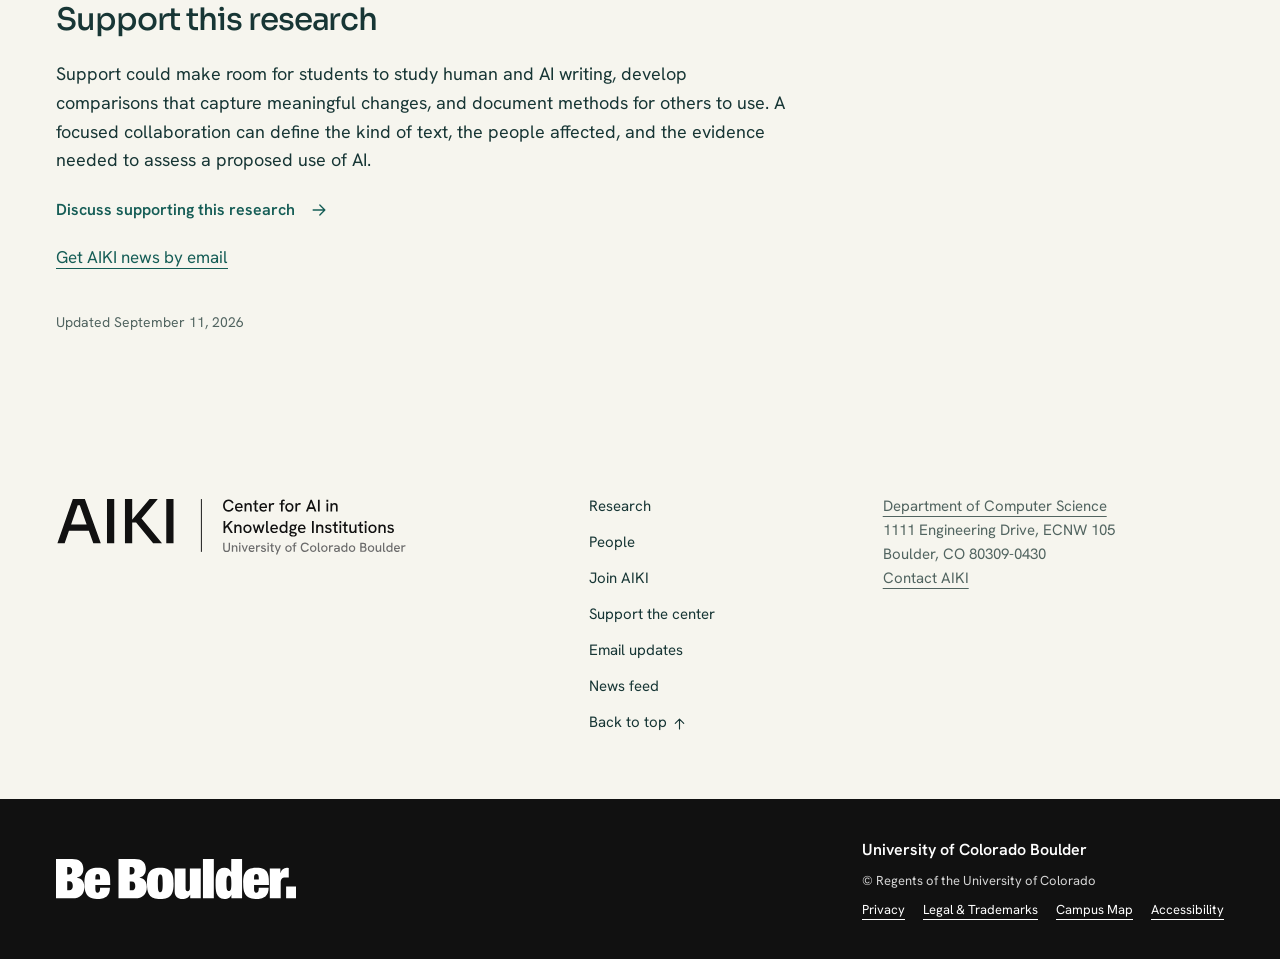
<file: research/ai-mediated-text/index.html>
<!doctype html>
<html lang="en">
<head>
  <meta charset="utf-8">
  <meta name="viewport" content="width=device-width, initial-scale=1">
  <meta name="theme-color" content="#000000">
  

<title>AI-assisted writing, language, and representation – AIKI</title>
<meta name="description" content="AIKI at CU Boulder studies how AI-assisted writing and summarization change meaning, voice, and representation. Explore research questions and associated faculty.">
<link rel="canonical" href="https://aiki-cu.github.io/research/ai-mediated-text/">
<meta property="og:type" content="website">
<meta property="og:locale" content="en_US">
<meta property="og:site_name" content="AIKI">
<meta property="og:title" content="AI-assisted writing, language, and representation – AIKI">
<meta property="og:description" content="AIKI at CU Boulder studies how AI-assisted writing and summarization change meaning, voice, and representation. Explore research questions and associated faculty.">
<meta property="og:url" content="https://aiki-cu.github.io/research/ai-mediated-text/">
<meta property="og:image" content="https://aiki-cu.github.io/assets/images/brand/social-card.png">
<meta property="og:image:width" content="1200">
<meta property="og:image:height" content="630">
<meta property="og:image:alt" content="AIKI, Center for AI in Knowledge Institutions, University of Colorado Boulder">
<meta name="twitter:card" content="summary_large_image">
<meta name="twitter:title" content="AI-assisted writing, language, and representation – AIKI">
<meta name="twitter:description" content="AIKI at CU Boulder studies how AI-assisted writing and summarization change meaning, voice, and representation. Explore research questions and associated faculty.">
<meta name="twitter:image" content="https://aiki-cu.github.io/assets/images/brand/social-card.png">

<script type="application/ld+json">
{
  "@context": "https://schema.org",
  "@graph": [
    {
      "@type": "ResearchOrganization",
      "@id": "https://aiki-cu.github.io/#organization",
      "name": "Center for AI in Knowledge Institutions",
      "alternateName": "AIKI",
      "url": "https://aiki-cu.github.io/",
      "logo": "https://aiki-cu.github.io/assets/images/brand/aiki-icon.svg",
      "description": "AIKI at CU Boulder studies how institutions create and share knowledge, and how AI changes their work.",
      "foundingDate": "2026-09-09",
      "address": {
        "@type": "PostalAddress",
        "streetAddress": "1111 Engineering Drive, ECNW 105",
        "addressLocality": "Boulder", "addressRegion": "CO",
        "postalCode": "80309-0430", "addressCountry": "US"
      },
      "parentOrganization": {
        "@type": "Organization", "name": "Department of Computer Science",
        "url": "https://www.colorado.edu/cs/",
        "parentOrganization": { "@type": "CollegeOrUniversity", "name": "University of Colorado Boulder", "url": "https://www.colorado.edu/" }
      },
      "member": [{"@id": "https://aiki-cu.github.io/people/#daniel-acuna"},{"@id": "https://aiki-cu.github.io/people/#aaron-clauset"},{"@id": "https://aiki-cu.github.io/people/#maria-pacheco"},{"@id": "https://aiki-cu.github.io/people/#maria-antoniak"},{"@id": "https://aiki-cu.github.io/people/#casey-fiesler"},{"@id": "https://aiki-cu.github.io/people/#alexis-palmer"},{"@id": "https://aiki-cu.github.io/people/#abe-handler"}]
    },
    
    {
      "@type": "Person", "@id": "https://aiki-cu.github.io/people/#daniel-acuna",
      "name": "Daniel Acuna",
      "jobTitle": ["Director · Associate Professor"],
      "worksFor": { "@type": "CollegeOrUniversity", "name": "University of Colorado Boulder", "url": "https://www.colorado.edu/" },
      "affiliation": [{ "@id": "https://aiki-cu.github.io/#organization" }, { "@type": "Organization", "name": "Computer Science", "parentOrganization": { "@type": "CollegeOrUniversity", "name": "University of Colorado Boulder" } }, { "@type": "Organization", "name": "Information Science" }],
      
      "url": "https://www.colorado.edu/cs/daniel-acuna",
      "sameAs": ["https://www.colorado.edu/cs/daniel-acuna","https://acuna.io/"]
    },
    
    {
      "@type": "Person", "@id": "https://aiki-cu.github.io/people/#aaron-clauset",
      "name": "Aaron Clauset",
      "jobTitle": ["Professor", "Associate Chair for Faculty Affairs"],
      "worksFor": { "@type": "CollegeOrUniversity", "name": "University of Colorado Boulder", "url": "https://www.colorado.edu/" },
      "affiliation": [{ "@id": "https://aiki-cu.github.io/#organization" }, { "@type": "Organization", "name": "Computer Science", "parentOrganization": { "@type": "CollegeOrUniversity", "name": "University of Colorado Boulder" } }, { "@type": "Organization", "name": "BioFrontiers Institute" }, { "@type": "Organization", "name": "Santa Fe Institute" }, { "@type": "Organization", "name": "Applied Mathematics" }, { "@type": "Organization", "name": "Ecology and Evolutionary Biology" }, { "@type": "Organization", "name": "Information Science" }],
      "award": ["AAAS Fellow (2025)","Network Science Society Fellow (2023)","Erdős–Rényi Prize in Network Science (2016)","NSF CAREER Award (2015)"],
      "url": "https://www.colorado.edu/cs/aaron-clauset",
      "sameAs": ["https://www.colorado.edu/cs/aaron-clauset","https://aaronclauset.github.io/"]
    },
    
    {
      "@type": "Person", "@id": "https://aiki-cu.github.io/people/#maria-pacheco",
      "name": "Maria Pacheco",
      "jobTitle": ["Assistant Professor"],
      "worksFor": { "@type": "CollegeOrUniversity", "name": "University of Colorado Boulder", "url": "https://www.colorado.edu/" },
      "affiliation": [{ "@id": "https://aiki-cu.github.io/#organization" }, { "@type": "Organization", "name": "Computer Science", "parentOrganization": { "@type": "CollegeOrUniversity", "name": "University of Colorado Boulder" } }, { "@type": "Organization", "name": "Institute of Cognitive Science" }, { "@type": "Organization", "name": "Information Science" }],
      
      "url": "https://www.colorado.edu/ics/maria-pacheco",
      "sameAs": ["https://www.colorado.edu/ics/maria-pacheco","https://blast-cu.github.io/mlpacheco/"]
    },
    
    {
      "@type": "Person", "@id": "https://aiki-cu.github.io/people/#maria-antoniak",
      "name": "Maria Antoniak",
      "jobTitle": ["Assistant Professor"],
      "worksFor": { "@type": "CollegeOrUniversity", "name": "University of Colorado Boulder", "url": "https://www.colorado.edu/" },
      "affiliation": [{ "@id": "https://aiki-cu.github.io/#organization" }, { "@type": "Organization", "name": "Computer Science", "parentOrganization": { "@type": "CollegeOrUniversity", "name": "University of Colorado Boulder" } }, { "@type": "Organization", "name": "Information Science" }],
      
      "url": "https://www.colorado.edu/cs/maria-antoniak",
      "sameAs": ["https://www.colorado.edu/cs/maria-antoniak","https://maria-antoniak.github.io/"]
    },
    
    {
      "@type": "Person", "@id": "https://aiki-cu.github.io/people/#casey-fiesler",
      "name": "Casey Fiesler",
      "jobTitle": ["Associate Professor", "William R. Payden Endowed Professor", "Associate Chair of Graduate Studies"],
      "worksFor": { "@type": "CollegeOrUniversity", "name": "University of Colorado Boulder", "url": "https://www.colorado.edu/" },
      "affiliation": [{ "@id": "https://aiki-cu.github.io/#organization" }, { "@type": "Organization", "name": "Information Science", "parentOrganization": { "@type": "CollegeOrUniversity", "name": "University of Colorado Boulder" } }, { "@type": "Organization", "name": "Computer Science" }, { "@type": "Organization", "name": "ATLAS Institute" }, { "@type": "Organization", "name": "Silicon Flatirons Center" }],
      "award": ["NSF CAREER Award (2021)"],
      "url": "https://www.colorado.edu/cmdi/people/information-science/casey-fiesler",
      "sameAs": ["https://www.colorado.edu/cmdi/people/information-science/casey-fiesler","https://caseyfiesler.com/"]
    },
    
    {
      "@type": "Person", "@id": "https://aiki-cu.github.io/people/#alexis-palmer",
      "name": "Alexis Palmer",
      "jobTitle": ["Associate Professor"],
      "worksFor": { "@type": "CollegeOrUniversity", "name": "University of Colorado Boulder", "url": "https://www.colorado.edu/" },
      "affiliation": [{ "@id": "https://aiki-cu.github.io/#organization" }, { "@type": "Organization", "name": "Linguistics", "parentOrganization": { "@type": "CollegeOrUniversity", "name": "University of Colorado Boulder" } }, { "@type": "Organization", "name": "Center for Computational Language and Education Research (CLEAR)" }, { "@type": "Organization", "name": "Computer Science" }, { "@type": "Organization", "name": "Institute of Cognitive Science" }],
      "award": ["NSF CAREER Award"],
      "url": "https://www.colorado.edu/linguistics/alexis-palmer",
      "sameAs": ["https://www.colorado.edu/linguistics/alexis-palmer","https://alexispalmer.github.io/"]
    },
    
    {
      "@type": "Person", "@id": "https://aiki-cu.github.io/people/#abe-handler",
      "name": "Abe Handler",
      "jobTitle": ["Assistant Professor"],
      "worksFor": { "@type": "CollegeOrUniversity", "name": "University of Colorado Boulder", "url": "https://www.colorado.edu/" },
      "affiliation": [{ "@id": "https://aiki-cu.github.io/#organization" }, { "@type": "Organization", "name": "Leeds School of Business", "parentOrganization": { "@type": "CollegeOrUniversity", "name": "University of Colorado Boulder" } }],
      
      "url": "https://www.colorado.edu/business/leeds-directory/faculty/abe-handler",
      "sameAs": ["https://www.colorado.edu/business/leeds-directory/faculty/abe-handler","https://www.abehandler.com/"]
    },
    
    {
      "@type": "WebSite", "@id": "https://aiki-cu.github.io/#website",
      "name": "AIKI", "url": "https://aiki-cu.github.io/",
      "publisher": { "@id": "https://aiki-cu.github.io/#organization" }, "inLanguage": "en"
    },
    {
      "@type": "WebPage", "@id": "https://aiki-cu.github.io/research/ai-mediated-text/#webpage",
      "name": "AI-assisted writing, language, and representation",
      "description": "AIKI at CU Boulder studies how AI-assisted writing and summarization change meaning, voice, and representation. Explore research questions and associated faculty.",
      "url": "https://aiki-cu.github.io/research/ai-mediated-text/",
      "isPartOf": { "@id": "https://aiki-cu.github.io/#website" },
      
      "about": { "@type": "Thing", "@id": "https://aiki-cu.github.io/research/ai-mediated-text/#topic", "name": "AI and language", "description": "We study AI’s role in writing, editing, and summarizing information." },
      "dateModified": "2026-09-11",
      "mentions": [{"@id": "https://aiki-cu.github.io/people/#maria-antoniak"},{"@id": "https://aiki-cu.github.io/people/#maria-pacheco"},{"@id": "https://aiki-cu.github.io/people/#alexis-palmer"},{"@id": "https://aiki-cu.github.io/people/#abe-handler"}],
      "breadcrumb": { "@type": "BreadcrumbList", "itemListElement": [
        { "@type": "ListItem", "position": 1, "name": "Research", "item": "https://aiki-cu.github.io/research/" },
        { "@type": "ListItem", "position": 2, "name": "AI and language", "item": "https://aiki-cu.github.io/research/ai-mediated-text/" }
      ] }
      
    }
  ]
}
</script>


  

<script>
  (() => {
    const measurementId = "G-V90MS4R9FE";
    const siteOrigin = new URL("https://aiki-cu.github.io").origin;
    // Production only. Respect browser privacy preferences and the GA opt-out flag.
    if (location.origin !== siteOrigin || navigator.globalPrivacyControl === true ||
        navigator.doNotTrack === '1' || window['ga-disable-' + measurementId]) return;
    window.dataLayer = window.dataLayer || [];
    window.gtag = function () { window.dataLayer.push(arguments); };
    let referrerOrigin = '';
    try { referrerOrigin = new URL(document.referrer).origin + '/'; } catch (_) {}
    window.gtag('js', new Date());
    window.gtag('set', {
      allow_google_signals: false,
      allow_ad_personalization_signals: false,
      // Query strings and fragments may contain visitor-supplied information.
      page_location: "https://aiki-cu.github.io/research/ai-mediated-text/",
      page_referrer: referrerOrigin
    });
    window.gtag('config', measurementId);
    window.aikiAnalyticsEnabled = true;
    const tag = document.createElement('script');
    tag.async = true;
    tag.referrerPolicy = 'origin';
    tag.src = 'https://www.googletagmanager.com/gtag/js?id=' + encodeURIComponent(measurementId);
    document.head.appendChild(tag);
  })();
</script>


  <link rel="icon" href="/assets/images/brand/favicon-32.png" type="image/png" sizes="32x32">
  <link rel="icon" href="/assets/images/brand/aiki-icon.svg" type="image/svg+xml">
  <link rel="apple-touch-icon" href="/assets/images/brand/apple-touch-icon.png" sizes="180x180">
  <link rel="preload" href="/assets/fonts/sora-latin.woff2" as="font" type="font/woff2" crossorigin>
  <link rel="preload" href="/assets/fonts/hanken-latin.woff2" as="font" type="font/woff2" crossorigin>
  <link rel="stylesheet" href="/assets/css/aiki.css">
  <link rel="alternate" type="application/atom+xml" title="AIKI news" href="/feed.xml">
  <script src="/assets/js/aiki.js" defer></script>
  <script type="application/json" id="engagement-areas">[{"id":"knowledge-production","title":"Knowledge creation","path":"/research/knowledge-production/"},{"id":"knowledge-integrity","title":"Trust and reliability","path":"/research/knowledge-integrity/"},{"id":"ai-mediated-text","title":"AI and language","path":"/research/ai-mediated-text/"},{"id":"power-and-narrative","title":"Power and influence","path":"/research/power-and-narrative/"}]</script>
  <script src="/assets/js/engagement.js" defer></script>
  
</head>
<body id="top" data-page-path="/research/ai-mediated-text/" data-baseurl="" class="is-interior">
  <!--
THESIS: Knowledge changes its own conditions of production; a flowing atlas makes the recursive relationship visible.
OWN-WORLD: Deep teal, mint, apricot and warm paper; Sora and Hanken; continuous vector paths and flat ruled research records.
STORY: Understand both directions of the AI/institutions relationship, follow a research question to evidence, and find the people to work with.
FIRST VIEWPORT: A large left-aligned statement on deep teal; mint emphasis; an ASCII archive centered beside the text in its own column; one mint research action. Theme explanations live on Research, keeping the opening brief.
FORM: Knowledge currents, grounded direction 5, seed ad260bd6. Daniel selected Images among words: ASCII landscapes, botanical studies, and cellular imagery among an opening character lattice. The homepage keeps the slow continuous archive cycle with a subtle local hover response and static reduced-motion art. The pause control was removed at Daniel's request. Profile photographs stay in color with a light wash that clears on hover or focus. No annotations appear in the archive.
FINISH: unreviewed and undocumented is unfinished; this build ends with the finish review, the verdict, DESIGN.md, and every shipping raster carrying its provenance
-->
  <a class="skip-link" href="#main">Skip to content</a>
  <header class="site-header">
  <div class="ucb-brand-bar ucb-brand-bar-black">
    <div class="brand-bar-inner">
      <a class="ucb-home-link" href="https://www.colorado.edu/"><img class="ucb-logo" src="/assets/images/cu-boulder-logo-text-white.svg" width="240" height="22" alt="University of Colorado Boulder"></a>
      <a class="ucb-search-link" href="https://www.colorado.edu/search"><img class="ucb-search" src="/assets/images/search-white.svg" width="18" height="18" alt="Search Colorado.edu"></a>
    </div>
  </div>
  <div class="site-name-bar ucb black">
    <div class="header-inner">
      <div class="site-name">
        <a class="brand" href="/"><img src="/assets/images/brand/aiki-lockup-compact-white.svg" width="557" height="86" alt="AIKI, Center for AI in Knowledge Institutions"></a>
        <p class="affiliation"><a href="https://www.colorado.edu/engineering">College of Engineering and Applied Science</a></p>
      </div>
      <button class="menu-toggle" aria-expanded="false" aria-controls="primary-nav" hidden>Menu <span class="menu-lines" aria-hidden="true"></span></button>
    </div>
  </div>
  <div class="nav-bar">
    <nav id="primary-nav" class="primary-nav" aria-label="Main">
      <a href="/research/" aria-current="location">Research</a><a href="/people/">People</a><a href="/news/">News</a><a href="/about/">About</a><a href="/support/">Support</a><a href="/join/" class="nav-join">Join<svg class="arrow-icon" width="20" height="20" viewBox="0 0 24 24" fill="none" aria-hidden="true"><path d="M5 12h14m-6-6 6 6-6 6" stroke="currentColor" stroke-width="1.6" stroke-linecap="round" stroke-linejoin="round"/></svg>
</a>
    </nav>
  </div>
</header>

  <script>
// Initialize immediately after the header is parsed, before the reading column
// paints. With JavaScript disabled, all navigation links remain visible.
(() => {
  const header = document.querySelector('.site-header');
  const menu = document.querySelector('.menu-toggle');
  const nav = document.querySelector('#primary-nav');
  if (header && menu && nav) {
    const narrow = window.matchMedia('(max-width: 1060px)');
    const setMenu = (open, returnFocus = false) => {
      menu.setAttribute('aria-expanded', String(open));
      nav.hidden = narrow.matches && !open;
      if (returnFocus) menu.focus();
    };
    header.classList.add('nav-ready');
    menu.hidden = false;
    setMenu(false);
    menu.addEventListener('click', () => setMenu(menu.getAttribute('aria-expanded') !== 'true'));
    document.addEventListener('keydown', (event) => {
      if (event.key === 'Escape' && menu.getAttribute('aria-expanded') === 'true') setMenu(false, true);
    });
    document.addEventListener('click', (event) => {
      if (!header.contains(event.target) && menu.getAttribute('aria-expanded') === 'true') setMenu(false);
    });
    nav.addEventListener('click', (event) => { if (event.target.closest('a')) setMenu(false); });
    narrow.addEventListener('change', () => setMenu(false));
  }
})();
</script>

  
<main id="main" tabindex="-1" class="interior-main topic-page theme-2" data-research-area="ai-mediated-text">
  <div class="wrap">
    <nav class="breadcrumbs" aria-label="Breadcrumb"><a href="/research/">Research</a><span aria-hidden="true">/</span><span aria-current="page">AI and language</span></nav>
    <header class="page-heading topic-heading"><h1>AI and language</h1><p>What changes when AI helps us write?</p></header>
    <nav class="section-nav" aria-label="On this page"><a href="#questions">Questions</a><a href="#approach">Approach</a><a href="#people">People</a><a href="#support-research">Support this research</a></nav>
    <div class="topic-layout">
      <article class="prose">
        <p class="lead">We study AI’s role in writing, editing, and summarizing information.</p>
        <section><h2>Meaning and representation</h2><p>In medical notes, news, and research, wording matters. We ask how AI changes meaning, reliability, and whose perspectives appear.</p></section>
        <section><h2>Why it matters</h2><p>A summary determines what a reader sees first and what they may never see. When institutions use AI to write or edit, small changes in wording can affect how people, events, and uncertainty are represented. Understanding those changes matters to the people producing a record, the people described in it, and those who later rely on it.</p></section>
        <section id="questions"><h2>Questions we ask</h2><ul><li>What does AI preserve, omit, or change when it summarizes a person's account?</li><li>How does AI assistance affect variation in writing and the perspectives that appear?</li><li>How can people evaluate a rewritten text in relation to its original purpose and audience?</li></ul></section>
        <section id="approach"><h2>Our approach</h2><p>We use natural language processing and social research to examine language in context. Comparing an original account with a generated version can make changes visible, but judging those changes also requires understanding the setting. Accuracy, readability, voice, and representation may each call for different forms of evaluation.</p></section>
        <section id="support-research" class="research-support" aria-labelledby="research-support-heading">
          <h2 id="research-support-heading">Support this research</h2><p>Support could make room for students to study human and AI writing, develop comparisons that capture meaningful changes, and document methods for others to use. A focused collaboration can define the kind of text, the people affected, and the evidence needed to assess a proposed use of AI.</p>
          <a class="text-link" href="/support/?area=ai-mediated-text#support-contact">Discuss supporting this research <svg class="arrow-icon" width="20" height="20" viewBox="0 0 24 24" fill="none" aria-hidden="true"><path d="M5 12h14m-6-6 6 6-6 6" stroke="currentColor" stroke-width="1.6" stroke-linecap="round" stroke-linejoin="round"/></svg>
</a>
          <p class="research-news-link"><a href="/join/#newsletter">Get AIKI news by email</a></p>
        </section>
        

        <p class="content-updated">Updated <time datetime="2026-09-11">September 11, 2026</time></p>
      </article>
      <aside class="topic-sidebar" id="people" aria-labelledby="topic-people-heading">
        <h2 id="topic-people-heading">People</h2>
        
        
          
          
          <section class="topic-people-group" aria-labelledby="topic-core-heading">
            <h3 id="topic-core-heading">Core members</h3>
            <ul><li><a href="/people/#maria-antoniak" data-track="research_person_click" data-person-id="maria-antoniak">Maria Antoniak <svg class="arrow-icon" width="20" height="20" viewBox="0 0 24 24" fill="none" aria-hidden="true"><path d="M5 12h14m-6-6 6 6-6 6" stroke="currentColor" stroke-width="1.6" stroke-linecap="round" stroke-linejoin="round"/></svg>
</a></li><li><a href="/people/#maria-pacheco" data-track="research_person_click" data-person-id="maria-pacheco">Maria Pacheco <svg class="arrow-icon" width="20" height="20" viewBox="0 0 24 24" fill="none" aria-hidden="true"><path d="M5 12h14m-6-6 6 6-6 6" stroke="currentColor" stroke-width="1.6" stroke-linecap="round" stroke-linejoin="round"/></svg>
</a></li></ul>
          </section>
        
          
          
          <section class="topic-people-group" aria-labelledby="topic-affiliate-heading">
            <h3 id="topic-affiliate-heading">Affiliates</h3>
            <ul><li><a href="/people/#alexis-palmer" data-track="research_person_click" data-person-id="alexis-palmer">Alexis Palmer <svg class="arrow-icon" width="20" height="20" viewBox="0 0 24 24" fill="none" aria-hidden="true"><path d="M5 12h14m-6-6 6 6-6 6" stroke="currentColor" stroke-width="1.6" stroke-linecap="round" stroke-linejoin="round"/></svg>
</a></li><li><a href="/people/#abe-handler" data-track="research_person_click" data-person-id="abe-handler">Abe Handler <svg class="arrow-icon" width="20" height="20" viewBox="0 0 24 24" fill="none" aria-hidden="true"><path d="M5 12h14m-6-6 6 6-6 6" stroke="currentColor" stroke-width="1.6" stroke-linecap="round" stroke-linejoin="round"/></svg>
</a></li></ul>
          </section>
        
      </aside>
    </div>
  </div>
</main>

  <footer class="site-footer">
  <div class="wrap footer-main">
    <div class="footer-identity">
      <a href="/"><img src="/assets/images/brand/aiki-lockup.svg" alt="AIKI, Center for AI in Knowledge Institutions, University of Colorado Boulder" width="557" height="100" loading="lazy"></a>
    </div>
    <nav class="footer-nav" aria-label="Footer">
      <a href="/research/">Research</a>
      <a href="/people/">People</a>
      <a href="/join/">Join AIKI</a>
      <a href="/support/">Support the center</a>
      <a href="/join/#newsletter">Email updates</a>
      <a href="/feed.xml">News feed</a>
      <a href="#top" class="back-to-top">Back to top <svg class="arrow-icon" width="20" height="20" viewBox="0 0 24 24" fill="none" aria-hidden="true"><path d="M5 12h14m-6-6 6 6-6 6" stroke="currentColor" stroke-width="1.6" stroke-linecap="round" stroke-linejoin="round"/></svg>
</a>
    </nav>
    <address>
      <a href="https://www.colorado.edu/cs/">Department of Computer Science</a><br>
      1111 Engineering Drive, ECNW 105<br>
      Boulder, CO 80309-0430<br>
      <a class="footer-contact" href="/about/#contact">Contact AIKI</a>
    </address>
  </div>
  <div class="university-footer">
    <div class="wrap university-inner ucb-footer">
      <a class="be-boulder" href="https://www.colorado.edu/"><img class="ucb-footer-be-boulder" src="/assets/images/be-boulder-white.svg" width="240" height="41" alt="Be Boulder." loading="lazy"></a>
      <div class="university-details">
        <a class="ucb-home-link" href="https://www.colorado.edu/">University of Colorado Boulder</a>
        <p>© Regents of the University of Colorado</p>
        <nav class="ucb-footer-links" aria-label="University resources"><a href="https://www.colorado.edu/compliance/policies/privacy-statement">Privacy</a><a href="https://www.colorado.edu/about/legal-trademarks">Legal &amp; Trademarks</a><a href="https://www.colorado.edu/map/">Campus Map</a><a href="https://www.colorado.edu/accessibility">Accessibility</a></nav>
      </div>
    </div>
  </div>
</footer>

</body>
</html>
</file>
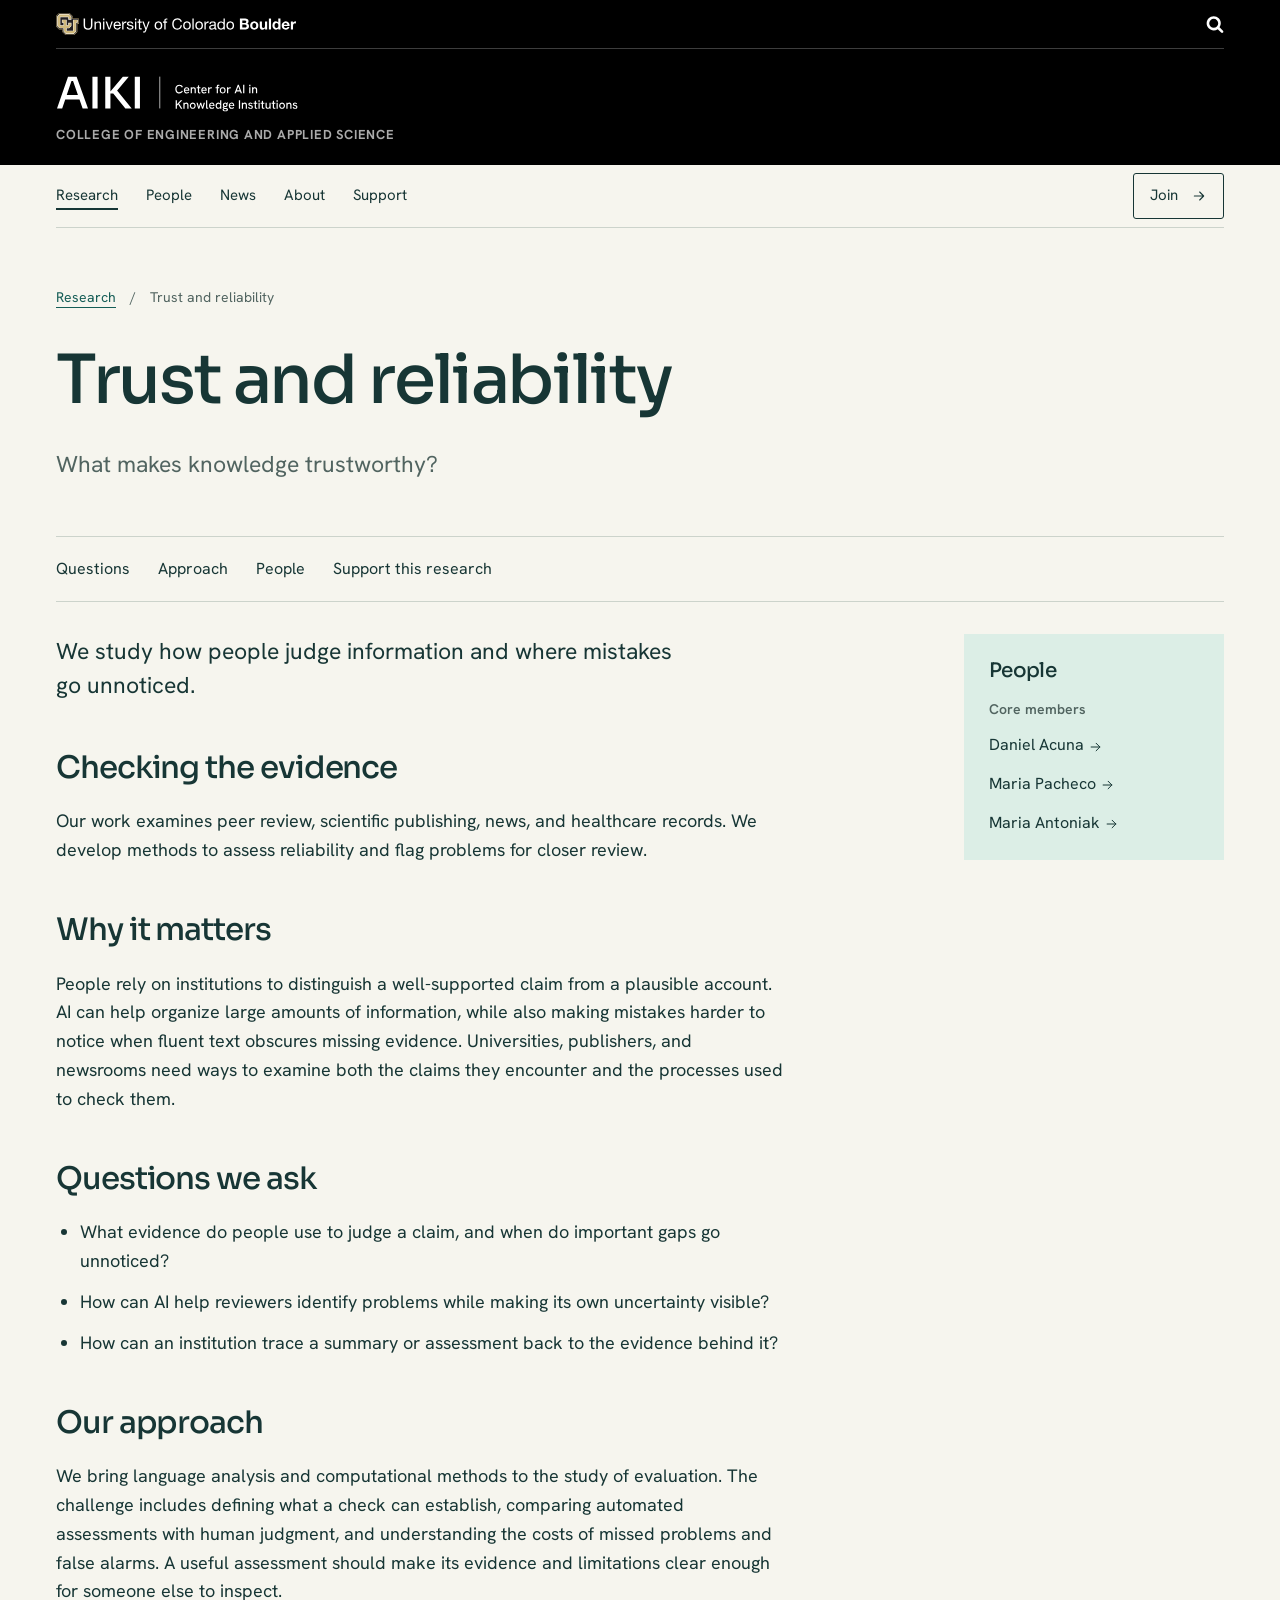
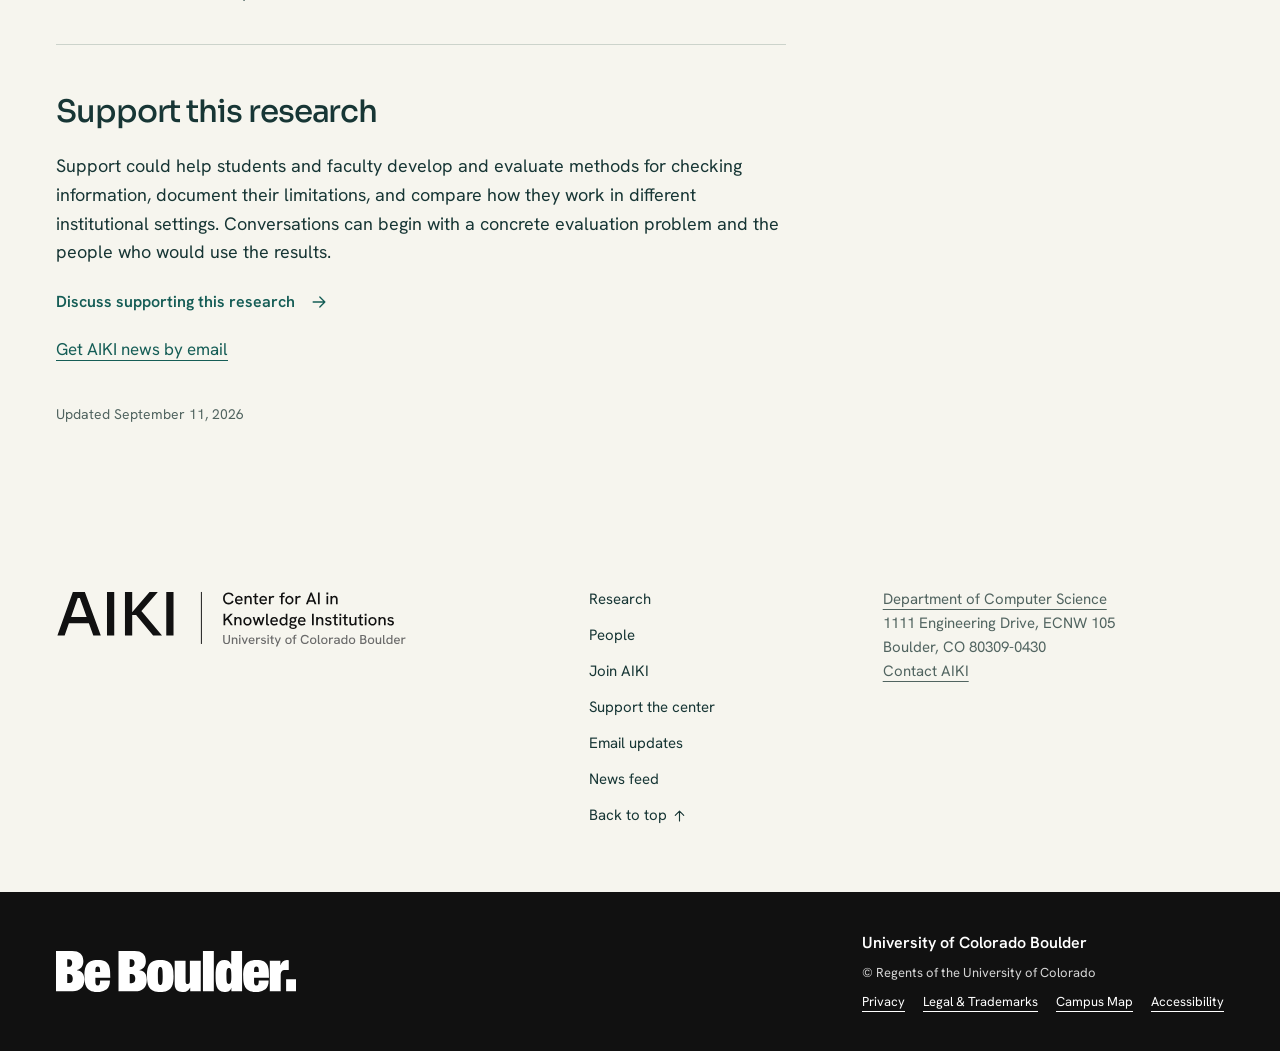
<file: research/knowledge-integrity/index.html>
<!doctype html>
<html lang="en">
<head>
  <meta charset="utf-8">
  <meta name="viewport" content="width=device-width, initial-scale=1">
  <meta name="theme-color" content="#000000">
  

<title>Trust, research integrity, and AI reliability – AIKI</title>
<meta name="description" content="AIKI at CU Boulder studies how people evaluate information and how AI can help check evidence. Explore reliability questions and associated faculty.">
<link rel="canonical" href="https://aiki-cu.github.io/research/knowledge-integrity/">
<meta property="og:type" content="website">
<meta property="og:locale" content="en_US">
<meta property="og:site_name" content="AIKI">
<meta property="og:title" content="Trust, research integrity, and AI reliability – AIKI">
<meta property="og:description" content="AIKI at CU Boulder studies how people evaluate information and how AI can help check evidence. Explore reliability questions and associated faculty.">
<meta property="og:url" content="https://aiki-cu.github.io/research/knowledge-integrity/">
<meta property="og:image" content="https://aiki-cu.github.io/assets/images/brand/social-card.png">
<meta property="og:image:width" content="1200">
<meta property="og:image:height" content="630">
<meta property="og:image:alt" content="AIKI, Center for AI in Knowledge Institutions, University of Colorado Boulder">
<meta name="twitter:card" content="summary_large_image">
<meta name="twitter:title" content="Trust, research integrity, and AI reliability – AIKI">
<meta name="twitter:description" content="AIKI at CU Boulder studies how people evaluate information and how AI can help check evidence. Explore reliability questions and associated faculty.">
<meta name="twitter:image" content="https://aiki-cu.github.io/assets/images/brand/social-card.png">

<script type="application/ld+json">
{
  "@context": "https://schema.org",
  "@graph": [
    {
      "@type": "ResearchOrganization",
      "@id": "https://aiki-cu.github.io/#organization",
      "name": "Center for AI in Knowledge Institutions",
      "alternateName": "AIKI",
      "url": "https://aiki-cu.github.io/",
      "logo": "https://aiki-cu.github.io/assets/images/brand/aiki-icon.svg",
      "description": "AIKI at CU Boulder studies how institutions create and share knowledge, and how AI changes their work.",
      "foundingDate": "2026-09-09",
      "address": {
        "@type": "PostalAddress",
        "streetAddress": "1111 Engineering Drive, ECNW 105",
        "addressLocality": "Boulder", "addressRegion": "CO",
        "postalCode": "80309-0430", "addressCountry": "US"
      },
      "parentOrganization": {
        "@type": "Organization", "name": "Department of Computer Science",
        "url": "https://www.colorado.edu/cs/",
        "parentOrganization": { "@type": "CollegeOrUniversity", "name": "University of Colorado Boulder", "url": "https://www.colorado.edu/" }
      },
      "member": [{"@id": "https://aiki-cu.github.io/people/#daniel-acuna"},{"@id": "https://aiki-cu.github.io/people/#aaron-clauset"},{"@id": "https://aiki-cu.github.io/people/#maria-pacheco"},{"@id": "https://aiki-cu.github.io/people/#maria-antoniak"},{"@id": "https://aiki-cu.github.io/people/#casey-fiesler"},{"@id": "https://aiki-cu.github.io/people/#alexis-palmer"},{"@id": "https://aiki-cu.github.io/people/#abe-handler"}]
    },
    
    {
      "@type": "Person", "@id": "https://aiki-cu.github.io/people/#daniel-acuna",
      "name": "Daniel Acuna",
      "jobTitle": ["Director · Associate Professor"],
      "worksFor": { "@type": "CollegeOrUniversity", "name": "University of Colorado Boulder", "url": "https://www.colorado.edu/" },
      "affiliation": [{ "@id": "https://aiki-cu.github.io/#organization" }, { "@type": "Organization", "name": "Computer Science", "parentOrganization": { "@type": "CollegeOrUniversity", "name": "University of Colorado Boulder" } }, { "@type": "Organization", "name": "Information Science" }],
      
      "url": "https://www.colorado.edu/cs/daniel-acuna",
      "sameAs": ["https://www.colorado.edu/cs/daniel-acuna","https://acuna.io/"]
    },
    
    {
      "@type": "Person", "@id": "https://aiki-cu.github.io/people/#aaron-clauset",
      "name": "Aaron Clauset",
      "jobTitle": ["Professor", "Associate Chair for Faculty Affairs"],
      "worksFor": { "@type": "CollegeOrUniversity", "name": "University of Colorado Boulder", "url": "https://www.colorado.edu/" },
      "affiliation": [{ "@id": "https://aiki-cu.github.io/#organization" }, { "@type": "Organization", "name": "Computer Science", "parentOrganization": { "@type": "CollegeOrUniversity", "name": "University of Colorado Boulder" } }, { "@type": "Organization", "name": "BioFrontiers Institute" }, { "@type": "Organization", "name": "Santa Fe Institute" }, { "@type": "Organization", "name": "Applied Mathematics" }, { "@type": "Organization", "name": "Ecology and Evolutionary Biology" }, { "@type": "Organization", "name": "Information Science" }],
      "award": ["AAAS Fellow (2025)","Network Science Society Fellow (2023)","Erdős–Rényi Prize in Network Science (2016)","NSF CAREER Award (2015)"],
      "url": "https://www.colorado.edu/cs/aaron-clauset",
      "sameAs": ["https://www.colorado.edu/cs/aaron-clauset","https://aaronclauset.github.io/"]
    },
    
    {
      "@type": "Person", "@id": "https://aiki-cu.github.io/people/#maria-pacheco",
      "name": "Maria Pacheco",
      "jobTitle": ["Assistant Professor"],
      "worksFor": { "@type": "CollegeOrUniversity", "name": "University of Colorado Boulder", "url": "https://www.colorado.edu/" },
      "affiliation": [{ "@id": "https://aiki-cu.github.io/#organization" }, { "@type": "Organization", "name": "Computer Science", "parentOrganization": { "@type": "CollegeOrUniversity", "name": "University of Colorado Boulder" } }, { "@type": "Organization", "name": "Institute of Cognitive Science" }, { "@type": "Organization", "name": "Information Science" }],
      
      "url": "https://www.colorado.edu/ics/maria-pacheco",
      "sameAs": ["https://www.colorado.edu/ics/maria-pacheco","https://blast-cu.github.io/mlpacheco/"]
    },
    
    {
      "@type": "Person", "@id": "https://aiki-cu.github.io/people/#maria-antoniak",
      "name": "Maria Antoniak",
      "jobTitle": ["Assistant Professor"],
      "worksFor": { "@type": "CollegeOrUniversity", "name": "University of Colorado Boulder", "url": "https://www.colorado.edu/" },
      "affiliation": [{ "@id": "https://aiki-cu.github.io/#organization" }, { "@type": "Organization", "name": "Computer Science", "parentOrganization": { "@type": "CollegeOrUniversity", "name": "University of Colorado Boulder" } }, { "@type": "Organization", "name": "Information Science" }],
      
      "url": "https://www.colorado.edu/cs/maria-antoniak",
      "sameAs": ["https://www.colorado.edu/cs/maria-antoniak","https://maria-antoniak.github.io/"]
    },
    
    {
      "@type": "Person", "@id": "https://aiki-cu.github.io/people/#casey-fiesler",
      "name": "Casey Fiesler",
      "jobTitle": ["Associate Professor", "William R. Payden Endowed Professor", "Associate Chair of Graduate Studies"],
      "worksFor": { "@type": "CollegeOrUniversity", "name": "University of Colorado Boulder", "url": "https://www.colorado.edu/" },
      "affiliation": [{ "@id": "https://aiki-cu.github.io/#organization" }, { "@type": "Organization", "name": "Information Science", "parentOrganization": { "@type": "CollegeOrUniversity", "name": "University of Colorado Boulder" } }, { "@type": "Organization", "name": "Computer Science" }, { "@type": "Organization", "name": "ATLAS Institute" }, { "@type": "Organization", "name": "Silicon Flatirons Center" }],
      "award": ["NSF CAREER Award (2021)"],
      "url": "https://www.colorado.edu/cmdi/people/information-science/casey-fiesler",
      "sameAs": ["https://www.colorado.edu/cmdi/people/information-science/casey-fiesler","https://caseyfiesler.com/"]
    },
    
    {
      "@type": "Person", "@id": "https://aiki-cu.github.io/people/#alexis-palmer",
      "name": "Alexis Palmer",
      "jobTitle": ["Associate Professor"],
      "worksFor": { "@type": "CollegeOrUniversity", "name": "University of Colorado Boulder", "url": "https://www.colorado.edu/" },
      "affiliation": [{ "@id": "https://aiki-cu.github.io/#organization" }, { "@type": "Organization", "name": "Linguistics", "parentOrganization": { "@type": "CollegeOrUniversity", "name": "University of Colorado Boulder" } }, { "@type": "Organization", "name": "Center for Computational Language and Education Research (CLEAR)" }, { "@type": "Organization", "name": "Computer Science" }, { "@type": "Organization", "name": "Institute of Cognitive Science" }],
      "award": ["NSF CAREER Award"],
      "url": "https://www.colorado.edu/linguistics/alexis-palmer",
      "sameAs": ["https://www.colorado.edu/linguistics/alexis-palmer","https://alexispalmer.github.io/"]
    },
    
    {
      "@type": "Person", "@id": "https://aiki-cu.github.io/people/#abe-handler",
      "name": "Abe Handler",
      "jobTitle": ["Assistant Professor"],
      "worksFor": { "@type": "CollegeOrUniversity", "name": "University of Colorado Boulder", "url": "https://www.colorado.edu/" },
      "affiliation": [{ "@id": "https://aiki-cu.github.io/#organization" }, { "@type": "Organization", "name": "Leeds School of Business", "parentOrganization": { "@type": "CollegeOrUniversity", "name": "University of Colorado Boulder" } }],
      
      "url": "https://www.colorado.edu/business/leeds-directory/faculty/abe-handler",
      "sameAs": ["https://www.colorado.edu/business/leeds-directory/faculty/abe-handler","https://www.abehandler.com/"]
    },
    
    {
      "@type": "WebSite", "@id": "https://aiki-cu.github.io/#website",
      "name": "AIKI", "url": "https://aiki-cu.github.io/",
      "publisher": { "@id": "https://aiki-cu.github.io/#organization" }, "inLanguage": "en"
    },
    {
      "@type": "WebPage", "@id": "https://aiki-cu.github.io/research/knowledge-integrity/#webpage",
      "name": "Trust, research integrity, and AI reliability",
      "description": "AIKI at CU Boulder studies how people evaluate information and how AI can help check evidence. Explore reliability questions and associated faculty.",
      "url": "https://aiki-cu.github.io/research/knowledge-integrity/",
      "isPartOf": { "@id": "https://aiki-cu.github.io/#website" },
      
      "about": { "@type": "Thing", "@id": "https://aiki-cu.github.io/research/knowledge-integrity/#topic", "name": "Trust and reliability", "description": "We study how people judge information and where mistakes go unnoticed." },
      "dateModified": "2026-09-11",
      "mentions": [{"@id": "https://aiki-cu.github.io/people/#daniel-acuna"},{"@id": "https://aiki-cu.github.io/people/#maria-pacheco"},{"@id": "https://aiki-cu.github.io/people/#maria-antoniak"}],
      "breadcrumb": { "@type": "BreadcrumbList", "itemListElement": [
        { "@type": "ListItem", "position": 1, "name": "Research", "item": "https://aiki-cu.github.io/research/" },
        { "@type": "ListItem", "position": 2, "name": "Trust and reliability", "item": "https://aiki-cu.github.io/research/knowledge-integrity/" }
      ] }
      
    }
  ]
}
</script>


  

<script>
  (() => {
    const measurementId = "G-V90MS4R9FE";
    const siteOrigin = new URL("https://aiki-cu.github.io").origin;
    // Production only. Respect browser privacy preferences and the GA opt-out flag.
    if (location.origin !== siteOrigin || navigator.globalPrivacyControl === true ||
        navigator.doNotTrack === '1' || window['ga-disable-' + measurementId]) return;
    window.dataLayer = window.dataLayer || [];
    window.gtag = function () { window.dataLayer.push(arguments); };
    let referrerOrigin = '';
    try { referrerOrigin = new URL(document.referrer).origin + '/'; } catch (_) {}
    window.gtag('js', new Date());
    window.gtag('set', {
      allow_google_signals: false,
      allow_ad_personalization_signals: false,
      // Query strings and fragments may contain visitor-supplied information.
      page_location: "https://aiki-cu.github.io/research/knowledge-integrity/",
      page_referrer: referrerOrigin
    });
    window.gtag('config', measurementId);
    window.aikiAnalyticsEnabled = true;
    const tag = document.createElement('script');
    tag.async = true;
    tag.referrerPolicy = 'origin';
    tag.src = 'https://www.googletagmanager.com/gtag/js?id=' + encodeURIComponent(measurementId);
    document.head.appendChild(tag);
  })();
</script>


  <link rel="icon" href="/assets/images/brand/favicon-32.png" type="image/png" sizes="32x32">
  <link rel="icon" href="/assets/images/brand/aiki-icon.svg" type="image/svg+xml">
  <link rel="apple-touch-icon" href="/assets/images/brand/apple-touch-icon.png" sizes="180x180">
  <link rel="preload" href="/assets/fonts/sora-latin.woff2" as="font" type="font/woff2" crossorigin>
  <link rel="preload" href="/assets/fonts/hanken-latin.woff2" as="font" type="font/woff2" crossorigin>
  <link rel="stylesheet" href="/assets/css/aiki.css">
  <link rel="alternate" type="application/atom+xml" title="AIKI news" href="/feed.xml">
  <script src="/assets/js/aiki.js" defer></script>
  <script type="application/json" id="engagement-areas">[{"id":"knowledge-production","title":"Knowledge creation","path":"/research/knowledge-production/"},{"id":"knowledge-integrity","title":"Trust and reliability","path":"/research/knowledge-integrity/"},{"id":"ai-mediated-text","title":"AI and language","path":"/research/ai-mediated-text/"},{"id":"power-and-narrative","title":"Power and influence","path":"/research/power-and-narrative/"}]</script>
  <script src="/assets/js/engagement.js" defer></script>
  
</head>
<body id="top" data-page-path="/research/knowledge-integrity/" data-baseurl="" class="is-interior">
  <!--
THESIS: Knowledge changes its own conditions of production; a flowing atlas makes the recursive relationship visible.
OWN-WORLD: Deep teal, mint, apricot and warm paper; Sora and Hanken; continuous vector paths and flat ruled research records.
STORY: Understand both directions of the AI/institutions relationship, follow a research question to evidence, and find the people to work with.
FIRST VIEWPORT: A large left-aligned statement on deep teal; mint emphasis; an ASCII archive centered beside the text in its own column; one mint research action. Theme explanations live on Research, keeping the opening brief.
FORM: Knowledge currents, grounded direction 5, seed ad260bd6. Daniel selected Images among words: ASCII landscapes, botanical studies, and cellular imagery among an opening character lattice. The homepage keeps the slow continuous archive cycle with a subtle local hover response and static reduced-motion art. The pause control was removed at Daniel's request. Profile photographs stay in color with a light wash that clears on hover or focus. No annotations appear in the archive.
FINISH: unreviewed and undocumented is unfinished; this build ends with the finish review, the verdict, DESIGN.md, and every shipping raster carrying its provenance
-->
  <a class="skip-link" href="#main">Skip to content</a>
  <header class="site-header">
  <div class="ucb-brand-bar ucb-brand-bar-black">
    <div class="brand-bar-inner">
      <a class="ucb-home-link" href="https://www.colorado.edu/"><img class="ucb-logo" src="/assets/images/cu-boulder-logo-text-white.svg" width="240" height="22" alt="University of Colorado Boulder"></a>
      <a class="ucb-search-link" href="https://www.colorado.edu/search"><img class="ucb-search" src="/assets/images/search-white.svg" width="18" height="18" alt="Search Colorado.edu"></a>
    </div>
  </div>
  <div class="site-name-bar ucb black">
    <div class="header-inner">
      <div class="site-name">
        <a class="brand" href="/"><img src="/assets/images/brand/aiki-lockup-compact-white.svg" width="557" height="86" alt="AIKI, Center for AI in Knowledge Institutions"></a>
        <p class="affiliation"><a href="https://www.colorado.edu/engineering">College of Engineering and Applied Science</a></p>
      </div>
      <button class="menu-toggle" aria-expanded="false" aria-controls="primary-nav" hidden>Menu <span class="menu-lines" aria-hidden="true"></span></button>
    </div>
  </div>
  <div class="nav-bar">
    <nav id="primary-nav" class="primary-nav" aria-label="Main">
      <a href="/research/" aria-current="location">Research</a><a href="/people/">People</a><a href="/news/">News</a><a href="/about/">About</a><a href="/support/">Support</a><a href="/join/" class="nav-join">Join<svg class="arrow-icon" width="20" height="20" viewBox="0 0 24 24" fill="none" aria-hidden="true"><path d="M5 12h14m-6-6 6 6-6 6" stroke="currentColor" stroke-width="1.6" stroke-linecap="round" stroke-linejoin="round"/></svg>
</a>
    </nav>
  </div>
</header>

  <script>
// Initialize immediately after the header is parsed, before the reading column
// paints. With JavaScript disabled, all navigation links remain visible.
(() => {
  const header = document.querySelector('.site-header');
  const menu = document.querySelector('.menu-toggle');
  const nav = document.querySelector('#primary-nav');
  if (header && menu && nav) {
    const narrow = window.matchMedia('(max-width: 1060px)');
    const setMenu = (open, returnFocus = false) => {
      menu.setAttribute('aria-expanded', String(open));
      nav.hidden = narrow.matches && !open;
      if (returnFocus) menu.focus();
    };
    header.classList.add('nav-ready');
    menu.hidden = false;
    setMenu(false);
    menu.addEventListener('click', () => setMenu(menu.getAttribute('aria-expanded') !== 'true'));
    document.addEventListener('keydown', (event) => {
      if (event.key === 'Escape' && menu.getAttribute('aria-expanded') === 'true') setMenu(false, true);
    });
    document.addEventListener('click', (event) => {
      if (!header.contains(event.target) && menu.getAttribute('aria-expanded') === 'true') setMenu(false);
    });
    nav.addEventListener('click', (event) => { if (event.target.closest('a')) setMenu(false); });
    narrow.addEventListener('change', () => setMenu(false));
  }
})();
</script>

  
<main id="main" tabindex="-1" class="interior-main topic-page theme-1" data-research-area="knowledge-integrity">
  <div class="wrap">
    <nav class="breadcrumbs" aria-label="Breadcrumb"><a href="/research/">Research</a><span aria-hidden="true">/</span><span aria-current="page">Trust and reliability</span></nav>
    <header class="page-heading topic-heading"><h1>Trust and reliability</h1><p>What makes knowledge trustworthy?</p></header>
    <nav class="section-nav" aria-label="On this page"><a href="#questions">Questions</a><a href="#approach">Approach</a><a href="#people">People</a><a href="#support-research">Support this research</a></nav>
    <div class="topic-layout">
      <article class="prose">
        <p class="lead">We study how people judge information and where mistakes go unnoticed.</p>
        <section><h2>Checking the evidence</h2><p>Our work examines peer review, scientific publishing, news, and healthcare records. We develop methods to assess reliability and flag problems for closer review.</p></section>
        <section><h2>Why it matters</h2><p>People rely on institutions to distinguish a well-supported claim from a plausible account. AI can help organize large amounts of information, while also making mistakes harder to notice when fluent text obscures missing evidence. Universities, publishers, and newsrooms need ways to examine both the claims they encounter and the processes used to check them.</p></section>
        <section id="questions"><h2>Questions we ask</h2><ul><li>What evidence do people use to judge a claim, and when do important gaps go unnoticed?</li><li>How can AI help reviewers identify problems while making its own uncertainty visible?</li><li>How can an institution trace a summary or assessment back to the evidence behind it?</li></ul></section>
        <section id="approach"><h2>Our approach</h2><p>We bring language analysis and computational methods to the study of evaluation. The challenge includes defining what a check can establish, comparing automated assessments with human judgment, and understanding the costs of missed problems and false alarms. A useful assessment should make its evidence and limitations clear enough for someone else to inspect.</p></section>
        <section id="support-research" class="research-support" aria-labelledby="research-support-heading">
          <h2 id="research-support-heading">Support this research</h2><p>Support could help students and faculty develop and evaluate methods for checking information, document their limitations, and compare how they work in different institutional settings. Conversations can begin with a concrete evaluation problem and the people who would use the results.</p>
          <a class="text-link" href="/support/?area=knowledge-integrity#support-contact">Discuss supporting this research <svg class="arrow-icon" width="20" height="20" viewBox="0 0 24 24" fill="none" aria-hidden="true"><path d="M5 12h14m-6-6 6 6-6 6" stroke="currentColor" stroke-width="1.6" stroke-linecap="round" stroke-linejoin="round"/></svg>
</a>
          <p class="research-news-link"><a href="/join/#newsletter">Get AIKI news by email</a></p>
        </section>
        

        <p class="content-updated">Updated <time datetime="2026-09-11">September 11, 2026</time></p>
      </article>
      <aside class="topic-sidebar" id="people" aria-labelledby="topic-people-heading">
        <h2 id="topic-people-heading">People</h2>
        
        
          
          
          <section class="topic-people-group" aria-labelledby="topic-core-heading">
            <h3 id="topic-core-heading">Core members</h3>
            <ul><li><a href="/people/#daniel-acuna" data-track="research_person_click" data-person-id="daniel-acuna">Daniel Acuna <svg class="arrow-icon" width="20" height="20" viewBox="0 0 24 24" fill="none" aria-hidden="true"><path d="M5 12h14m-6-6 6 6-6 6" stroke="currentColor" stroke-width="1.6" stroke-linecap="round" stroke-linejoin="round"/></svg>
</a></li><li><a href="/people/#maria-pacheco" data-track="research_person_click" data-person-id="maria-pacheco">Maria Pacheco <svg class="arrow-icon" width="20" height="20" viewBox="0 0 24 24" fill="none" aria-hidden="true"><path d="M5 12h14m-6-6 6 6-6 6" stroke="currentColor" stroke-width="1.6" stroke-linecap="round" stroke-linejoin="round"/></svg>
</a></li><li><a href="/people/#maria-antoniak" data-track="research_person_click" data-person-id="maria-antoniak">Maria Antoniak <svg class="arrow-icon" width="20" height="20" viewBox="0 0 24 24" fill="none" aria-hidden="true"><path d="M5 12h14m-6-6 6 6-6 6" stroke="currentColor" stroke-width="1.6" stroke-linecap="round" stroke-linejoin="round"/></svg>
</a></li></ul>
          </section>
        
          
          
          
        
      </aside>
    </div>
  </div>
</main>

  <footer class="site-footer">
  <div class="wrap footer-main">
    <div class="footer-identity">
      <a href="/"><img src="/assets/images/brand/aiki-lockup.svg" alt="AIKI, Center for AI in Knowledge Institutions, University of Colorado Boulder" width="557" height="100" loading="lazy"></a>
    </div>
    <nav class="footer-nav" aria-label="Footer">
      <a href="/research/">Research</a>
      <a href="/people/">People</a>
      <a href="/join/">Join AIKI</a>
      <a href="/support/">Support the center</a>
      <a href="/join/#newsletter">Email updates</a>
      <a href="/feed.xml">News feed</a>
      <a href="#top" class="back-to-top">Back to top <svg class="arrow-icon" width="20" height="20" viewBox="0 0 24 24" fill="none" aria-hidden="true"><path d="M5 12h14m-6-6 6 6-6 6" stroke="currentColor" stroke-width="1.6" stroke-linecap="round" stroke-linejoin="round"/></svg>
</a>
    </nav>
    <address>
      <a href="https://www.colorado.edu/cs/">Department of Computer Science</a><br>
      1111 Engineering Drive, ECNW 105<br>
      Boulder, CO 80309-0430<br>
      <a class="footer-contact" href="/about/#contact">Contact AIKI</a>
    </address>
  </div>
  <div class="university-footer">
    <div class="wrap university-inner ucb-footer">
      <a class="be-boulder" href="https://www.colorado.edu/"><img class="ucb-footer-be-boulder" src="/assets/images/be-boulder-white.svg" width="240" height="41" alt="Be Boulder." loading="lazy"></a>
      <div class="university-details">
        <a class="ucb-home-link" href="https://www.colorado.edu/">University of Colorado Boulder</a>
        <p>© Regents of the University of Colorado</p>
        <nav class="ucb-footer-links" aria-label="University resources"><a href="https://www.colorado.edu/compliance/policies/privacy-statement">Privacy</a><a href="https://www.colorado.edu/about/legal-trademarks">Legal &amp; Trademarks</a><a href="https://www.colorado.edu/map/">Campus Map</a><a href="https://www.colorado.edu/accessibility">Accessibility</a></nav>
      </div>
    </div>
  </div>
</footer>

</body>
</html>
</file>
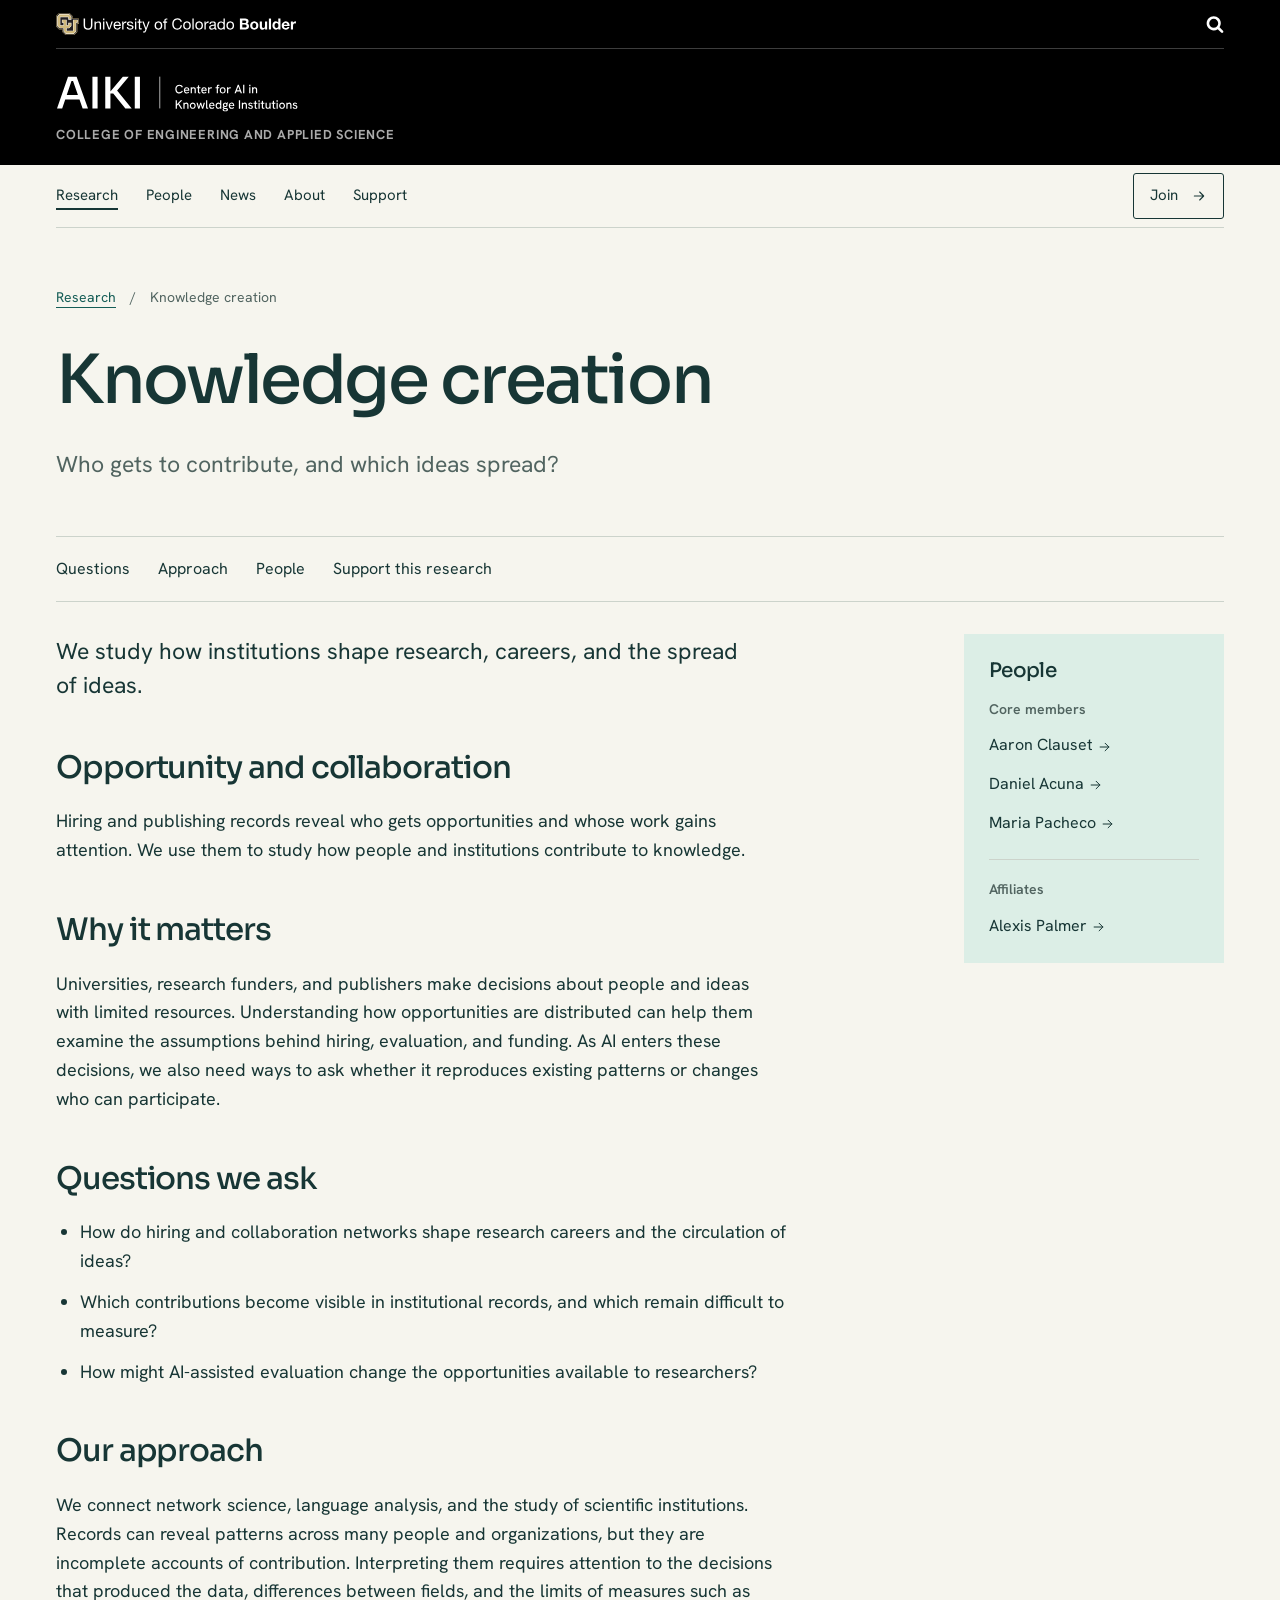
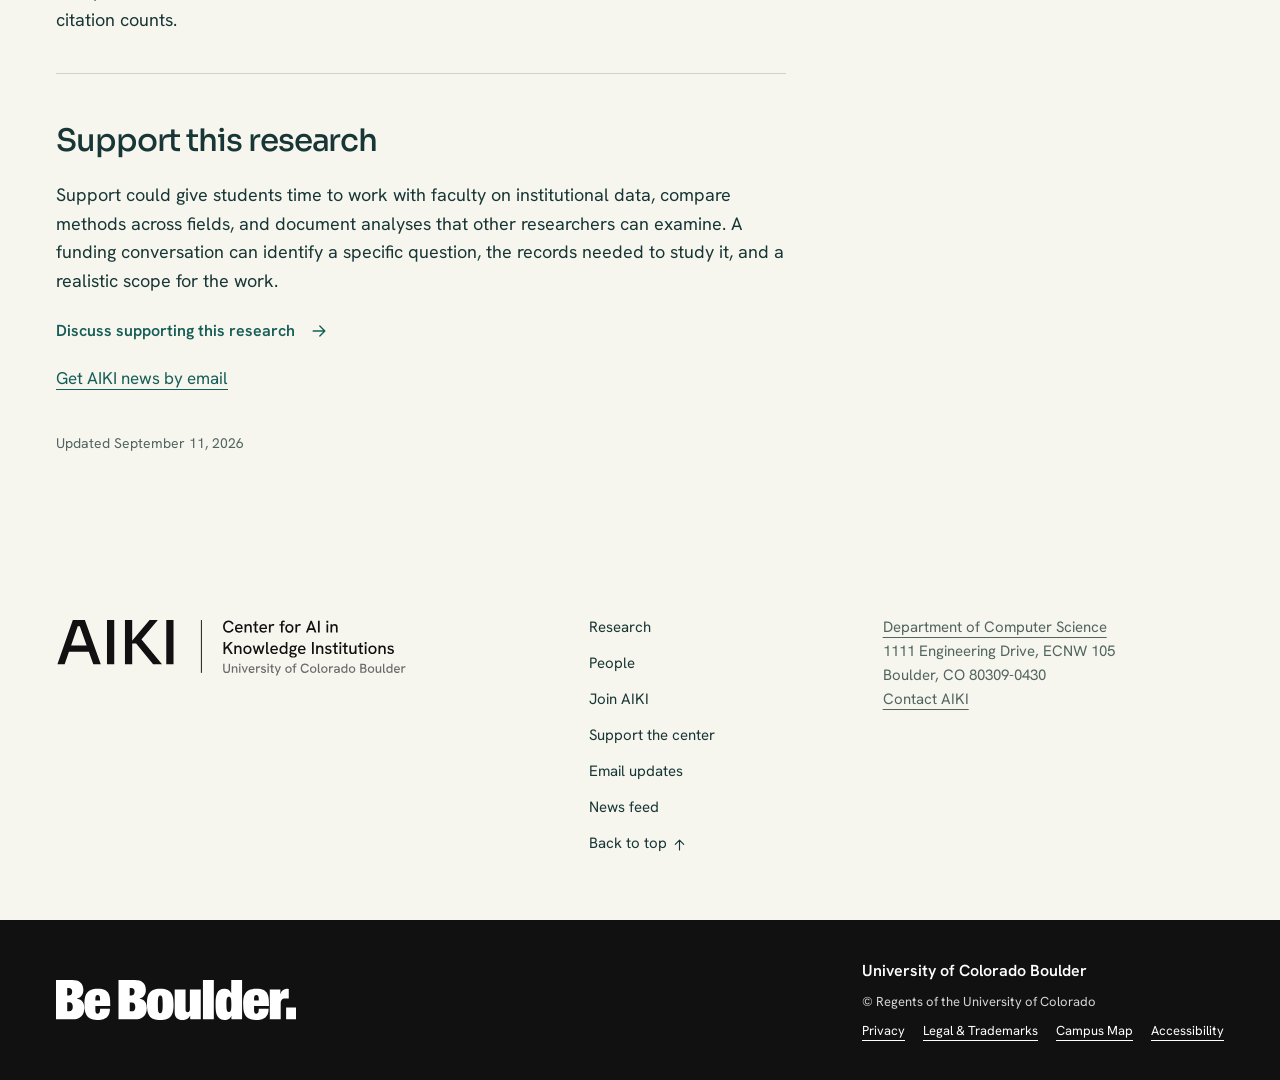
<file: research/knowledge-production/index.html>
<!doctype html>
<html lang="en">
<head>
  <meta charset="utf-8">
  <meta name="viewport" content="width=device-width, initial-scale=1">
  <meta name="theme-color" content="#000000">
  

<title>Knowledge creation, research careers, and institutions – AIKI</title>
<meta name="description" content="AIKI at CU Boulder studies how hiring, collaboration, and publishing shape research careers and the spread of ideas. Explore research questions and associated faculty.">
<link rel="canonical" href="https://aiki-cu.github.io/research/knowledge-production/">
<meta property="og:type" content="website">
<meta property="og:locale" content="en_US">
<meta property="og:site_name" content="AIKI">
<meta property="og:title" content="Knowledge creation, research careers, and institutions – AIKI">
<meta property="og:description" content="AIKI at CU Boulder studies how hiring, collaboration, and publishing shape research careers and the spread of ideas. Explore research questions and associated faculty.">
<meta property="og:url" content="https://aiki-cu.github.io/research/knowledge-production/">
<meta property="og:image" content="https://aiki-cu.github.io/assets/images/brand/social-card.png">
<meta property="og:image:width" content="1200">
<meta property="og:image:height" content="630">
<meta property="og:image:alt" content="AIKI, Center for AI in Knowledge Institutions, University of Colorado Boulder">
<meta name="twitter:card" content="summary_large_image">
<meta name="twitter:title" content="Knowledge creation, research careers, and institutions – AIKI">
<meta name="twitter:description" content="AIKI at CU Boulder studies how hiring, collaboration, and publishing shape research careers and the spread of ideas. Explore research questions and associated faculty.">
<meta name="twitter:image" content="https://aiki-cu.github.io/assets/images/brand/social-card.png">

<script type="application/ld+json">
{
  "@context": "https://schema.org",
  "@graph": [
    {
      "@type": "ResearchOrganization",
      "@id": "https://aiki-cu.github.io/#organization",
      "name": "Center for AI in Knowledge Institutions",
      "alternateName": "AIKI",
      "url": "https://aiki-cu.github.io/",
      "logo": "https://aiki-cu.github.io/assets/images/brand/aiki-icon.svg",
      "description": "AIKI at CU Boulder studies how institutions create and share knowledge, and how AI changes their work.",
      "foundingDate": "2026-09-09",
      "address": {
        "@type": "PostalAddress",
        "streetAddress": "1111 Engineering Drive, ECNW 105",
        "addressLocality": "Boulder", "addressRegion": "CO",
        "postalCode": "80309-0430", "addressCountry": "US"
      },
      "parentOrganization": {
        "@type": "Organization", "name": "Department of Computer Science",
        "url": "https://www.colorado.edu/cs/",
        "parentOrganization": { "@type": "CollegeOrUniversity", "name": "University of Colorado Boulder", "url": "https://www.colorado.edu/" }
      },
      "member": [{"@id": "https://aiki-cu.github.io/people/#daniel-acuna"},{"@id": "https://aiki-cu.github.io/people/#aaron-clauset"},{"@id": "https://aiki-cu.github.io/people/#maria-pacheco"},{"@id": "https://aiki-cu.github.io/people/#maria-antoniak"},{"@id": "https://aiki-cu.github.io/people/#casey-fiesler"},{"@id": "https://aiki-cu.github.io/people/#alexis-palmer"},{"@id": "https://aiki-cu.github.io/people/#abe-handler"}]
    },
    
    {
      "@type": "Person", "@id": "https://aiki-cu.github.io/people/#daniel-acuna",
      "name": "Daniel Acuna",
      "jobTitle": ["Director · Associate Professor"],
      "worksFor": { "@type": "CollegeOrUniversity", "name": "University of Colorado Boulder", "url": "https://www.colorado.edu/" },
      "affiliation": [{ "@id": "https://aiki-cu.github.io/#organization" }, { "@type": "Organization", "name": "Computer Science", "parentOrganization": { "@type": "CollegeOrUniversity", "name": "University of Colorado Boulder" } }, { "@type": "Organization", "name": "Information Science" }],
      
      "url": "https://www.colorado.edu/cs/daniel-acuna",
      "sameAs": ["https://www.colorado.edu/cs/daniel-acuna","https://acuna.io/"]
    },
    
    {
      "@type": "Person", "@id": "https://aiki-cu.github.io/people/#aaron-clauset",
      "name": "Aaron Clauset",
      "jobTitle": ["Professor", "Associate Chair for Faculty Affairs"],
      "worksFor": { "@type": "CollegeOrUniversity", "name": "University of Colorado Boulder", "url": "https://www.colorado.edu/" },
      "affiliation": [{ "@id": "https://aiki-cu.github.io/#organization" }, { "@type": "Organization", "name": "Computer Science", "parentOrganization": { "@type": "CollegeOrUniversity", "name": "University of Colorado Boulder" } }, { "@type": "Organization", "name": "BioFrontiers Institute" }, { "@type": "Organization", "name": "Santa Fe Institute" }, { "@type": "Organization", "name": "Applied Mathematics" }, { "@type": "Organization", "name": "Ecology and Evolutionary Biology" }, { "@type": "Organization", "name": "Information Science" }],
      "award": ["AAAS Fellow (2025)","Network Science Society Fellow (2023)","Erdős–Rényi Prize in Network Science (2016)","NSF CAREER Award (2015)"],
      "url": "https://www.colorado.edu/cs/aaron-clauset",
      "sameAs": ["https://www.colorado.edu/cs/aaron-clauset","https://aaronclauset.github.io/"]
    },
    
    {
      "@type": "Person", "@id": "https://aiki-cu.github.io/people/#maria-pacheco",
      "name": "Maria Pacheco",
      "jobTitle": ["Assistant Professor"],
      "worksFor": { "@type": "CollegeOrUniversity", "name": "University of Colorado Boulder", "url": "https://www.colorado.edu/" },
      "affiliation": [{ "@id": "https://aiki-cu.github.io/#organization" }, { "@type": "Organization", "name": "Computer Science", "parentOrganization": { "@type": "CollegeOrUniversity", "name": "University of Colorado Boulder" } }, { "@type": "Organization", "name": "Institute of Cognitive Science" }, { "@type": "Organization", "name": "Information Science" }],
      
      "url": "https://www.colorado.edu/ics/maria-pacheco",
      "sameAs": ["https://www.colorado.edu/ics/maria-pacheco","https://blast-cu.github.io/mlpacheco/"]
    },
    
    {
      "@type": "Person", "@id": "https://aiki-cu.github.io/people/#maria-antoniak",
      "name": "Maria Antoniak",
      "jobTitle": ["Assistant Professor"],
      "worksFor": { "@type": "CollegeOrUniversity", "name": "University of Colorado Boulder", "url": "https://www.colorado.edu/" },
      "affiliation": [{ "@id": "https://aiki-cu.github.io/#organization" }, { "@type": "Organization", "name": "Computer Science", "parentOrganization": { "@type": "CollegeOrUniversity", "name": "University of Colorado Boulder" } }, { "@type": "Organization", "name": "Information Science" }],
      
      "url": "https://www.colorado.edu/cs/maria-antoniak",
      "sameAs": ["https://www.colorado.edu/cs/maria-antoniak","https://maria-antoniak.github.io/"]
    },
    
    {
      "@type": "Person", "@id": "https://aiki-cu.github.io/people/#casey-fiesler",
      "name": "Casey Fiesler",
      "jobTitle": ["Associate Professor", "William R. Payden Endowed Professor", "Associate Chair of Graduate Studies"],
      "worksFor": { "@type": "CollegeOrUniversity", "name": "University of Colorado Boulder", "url": "https://www.colorado.edu/" },
      "affiliation": [{ "@id": "https://aiki-cu.github.io/#organization" }, { "@type": "Organization", "name": "Information Science", "parentOrganization": { "@type": "CollegeOrUniversity", "name": "University of Colorado Boulder" } }, { "@type": "Organization", "name": "Computer Science" }, { "@type": "Organization", "name": "ATLAS Institute" }, { "@type": "Organization", "name": "Silicon Flatirons Center" }],
      "award": ["NSF CAREER Award (2021)"],
      "url": "https://www.colorado.edu/cmdi/people/information-science/casey-fiesler",
      "sameAs": ["https://www.colorado.edu/cmdi/people/information-science/casey-fiesler","https://caseyfiesler.com/"]
    },
    
    {
      "@type": "Person", "@id": "https://aiki-cu.github.io/people/#alexis-palmer",
      "name": "Alexis Palmer",
      "jobTitle": ["Associate Professor"],
      "worksFor": { "@type": "CollegeOrUniversity", "name": "University of Colorado Boulder", "url": "https://www.colorado.edu/" },
      "affiliation": [{ "@id": "https://aiki-cu.github.io/#organization" }, { "@type": "Organization", "name": "Linguistics", "parentOrganization": { "@type": "CollegeOrUniversity", "name": "University of Colorado Boulder" } }, { "@type": "Organization", "name": "Center for Computational Language and Education Research (CLEAR)" }, { "@type": "Organization", "name": "Computer Science" }, { "@type": "Organization", "name": "Institute of Cognitive Science" }],
      "award": ["NSF CAREER Award"],
      "url": "https://www.colorado.edu/linguistics/alexis-palmer",
      "sameAs": ["https://www.colorado.edu/linguistics/alexis-palmer","https://alexispalmer.github.io/"]
    },
    
    {
      "@type": "Person", "@id": "https://aiki-cu.github.io/people/#abe-handler",
      "name": "Abe Handler",
      "jobTitle": ["Assistant Professor"],
      "worksFor": { "@type": "CollegeOrUniversity", "name": "University of Colorado Boulder", "url": "https://www.colorado.edu/" },
      "affiliation": [{ "@id": "https://aiki-cu.github.io/#organization" }, { "@type": "Organization", "name": "Leeds School of Business", "parentOrganization": { "@type": "CollegeOrUniversity", "name": "University of Colorado Boulder" } }],
      
      "url": "https://www.colorado.edu/business/leeds-directory/faculty/abe-handler",
      "sameAs": ["https://www.colorado.edu/business/leeds-directory/faculty/abe-handler","https://www.abehandler.com/"]
    },
    
    {
      "@type": "WebSite", "@id": "https://aiki-cu.github.io/#website",
      "name": "AIKI", "url": "https://aiki-cu.github.io/",
      "publisher": { "@id": "https://aiki-cu.github.io/#organization" }, "inLanguage": "en"
    },
    {
      "@type": "WebPage", "@id": "https://aiki-cu.github.io/research/knowledge-production/#webpage",
      "name": "Knowledge creation, research careers, and institutions",
      "description": "AIKI at CU Boulder studies how hiring, collaboration, and publishing shape research careers and the spread of ideas. Explore research questions and associated faculty.",
      "url": "https://aiki-cu.github.io/research/knowledge-production/",
      "isPartOf": { "@id": "https://aiki-cu.github.io/#website" },
      
      "about": { "@type": "Thing", "@id": "https://aiki-cu.github.io/research/knowledge-production/#topic", "name": "Knowledge creation", "description": "We study how institutions shape research, careers, and the spread of ideas." },
      "dateModified": "2026-09-11",
      "mentions": [{"@id": "https://aiki-cu.github.io/people/#aaron-clauset"},{"@id": "https://aiki-cu.github.io/people/#daniel-acuna"},{"@id": "https://aiki-cu.github.io/people/#maria-pacheco"},{"@id": "https://aiki-cu.github.io/people/#alexis-palmer"}],
      "breadcrumb": { "@type": "BreadcrumbList", "itemListElement": [
        { "@type": "ListItem", "position": 1, "name": "Research", "item": "https://aiki-cu.github.io/research/" },
        { "@type": "ListItem", "position": 2, "name": "Knowledge creation", "item": "https://aiki-cu.github.io/research/knowledge-production/" }
      ] }
      
    }
  ]
}
</script>


  

<script>
  (() => {
    const measurementId = "G-V90MS4R9FE";
    const siteOrigin = new URL("https://aiki-cu.github.io").origin;
    // Production only. Respect browser privacy preferences and the GA opt-out flag.
    if (location.origin !== siteOrigin || navigator.globalPrivacyControl === true ||
        navigator.doNotTrack === '1' || window['ga-disable-' + measurementId]) return;
    window.dataLayer = window.dataLayer || [];
    window.gtag = function () { window.dataLayer.push(arguments); };
    let referrerOrigin = '';
    try { referrerOrigin = new URL(document.referrer).origin + '/'; } catch (_) {}
    window.gtag('js', new Date());
    window.gtag('set', {
      allow_google_signals: false,
      allow_ad_personalization_signals: false,
      // Query strings and fragments may contain visitor-supplied information.
      page_location: "https://aiki-cu.github.io/research/knowledge-production/",
      page_referrer: referrerOrigin
    });
    window.gtag('config', measurementId);
    window.aikiAnalyticsEnabled = true;
    const tag = document.createElement('script');
    tag.async = true;
    tag.referrerPolicy = 'origin';
    tag.src = 'https://www.googletagmanager.com/gtag/js?id=' + encodeURIComponent(measurementId);
    document.head.appendChild(tag);
  })();
</script>


  <link rel="icon" href="/assets/images/brand/favicon-32.png" type="image/png" sizes="32x32">
  <link rel="icon" href="/assets/images/brand/aiki-icon.svg" type="image/svg+xml">
  <link rel="apple-touch-icon" href="/assets/images/brand/apple-touch-icon.png" sizes="180x180">
  <link rel="preload" href="/assets/fonts/sora-latin.woff2" as="font" type="font/woff2" crossorigin>
  <link rel="preload" href="/assets/fonts/hanken-latin.woff2" as="font" type="font/woff2" crossorigin>
  <link rel="stylesheet" href="/assets/css/aiki.css">
  <link rel="alternate" type="application/atom+xml" title="AIKI news" href="/feed.xml">
  <script src="/assets/js/aiki.js" defer></script>
  <script type="application/json" id="engagement-areas">[{"id":"knowledge-production","title":"Knowledge creation","path":"/research/knowledge-production/"},{"id":"knowledge-integrity","title":"Trust and reliability","path":"/research/knowledge-integrity/"},{"id":"ai-mediated-text","title":"AI and language","path":"/research/ai-mediated-text/"},{"id":"power-and-narrative","title":"Power and influence","path":"/research/power-and-narrative/"}]</script>
  <script src="/assets/js/engagement.js" defer></script>
  
</head>
<body id="top" data-page-path="/research/knowledge-production/" data-baseurl="" class="is-interior">
  <!--
THESIS: Knowledge changes its own conditions of production; a flowing atlas makes the recursive relationship visible.
OWN-WORLD: Deep teal, mint, apricot and warm paper; Sora and Hanken; continuous vector paths and flat ruled research records.
STORY: Understand both directions of the AI/institutions relationship, follow a research question to evidence, and find the people to work with.
FIRST VIEWPORT: A large left-aligned statement on deep teal; mint emphasis; an ASCII archive centered beside the text in its own column; one mint research action. Theme explanations live on Research, keeping the opening brief.
FORM: Knowledge currents, grounded direction 5, seed ad260bd6. Daniel selected Images among words: ASCII landscapes, botanical studies, and cellular imagery among an opening character lattice. The homepage keeps the slow continuous archive cycle with a subtle local hover response and static reduced-motion art. The pause control was removed at Daniel's request. Profile photographs stay in color with a light wash that clears on hover or focus. No annotations appear in the archive.
FINISH: unreviewed and undocumented is unfinished; this build ends with the finish review, the verdict, DESIGN.md, and every shipping raster carrying its provenance
-->
  <a class="skip-link" href="#main">Skip to content</a>
  <header class="site-header">
  <div class="ucb-brand-bar ucb-brand-bar-black">
    <div class="brand-bar-inner">
      <a class="ucb-home-link" href="https://www.colorado.edu/"><img class="ucb-logo" src="/assets/images/cu-boulder-logo-text-white.svg" width="240" height="22" alt="University of Colorado Boulder"></a>
      <a class="ucb-search-link" href="https://www.colorado.edu/search"><img class="ucb-search" src="/assets/images/search-white.svg" width="18" height="18" alt="Search Colorado.edu"></a>
    </div>
  </div>
  <div class="site-name-bar ucb black">
    <div class="header-inner">
      <div class="site-name">
        <a class="brand" href="/"><img src="/assets/images/brand/aiki-lockup-compact-white.svg" width="557" height="86" alt="AIKI, Center for AI in Knowledge Institutions"></a>
        <p class="affiliation"><a href="https://www.colorado.edu/engineering">College of Engineering and Applied Science</a></p>
      </div>
      <button class="menu-toggle" aria-expanded="false" aria-controls="primary-nav" hidden>Menu <span class="menu-lines" aria-hidden="true"></span></button>
    </div>
  </div>
  <div class="nav-bar">
    <nav id="primary-nav" class="primary-nav" aria-label="Main">
      <a href="/research/" aria-current="location">Research</a><a href="/people/">People</a><a href="/news/">News</a><a href="/about/">About</a><a href="/support/">Support</a><a href="/join/" class="nav-join">Join<svg class="arrow-icon" width="20" height="20" viewBox="0 0 24 24" fill="none" aria-hidden="true"><path d="M5 12h14m-6-6 6 6-6 6" stroke="currentColor" stroke-width="1.6" stroke-linecap="round" stroke-linejoin="round"/></svg>
</a>
    </nav>
  </div>
</header>

  <script>
// Initialize immediately after the header is parsed, before the reading column
// paints. With JavaScript disabled, all navigation links remain visible.
(() => {
  const header = document.querySelector('.site-header');
  const menu = document.querySelector('.menu-toggle');
  const nav = document.querySelector('#primary-nav');
  if (header && menu && nav) {
    const narrow = window.matchMedia('(max-width: 1060px)');
    const setMenu = (open, returnFocus = false) => {
      menu.setAttribute('aria-expanded', String(open));
      nav.hidden = narrow.matches && !open;
      if (returnFocus) menu.focus();
    };
    header.classList.add('nav-ready');
    menu.hidden = false;
    setMenu(false);
    menu.addEventListener('click', () => setMenu(menu.getAttribute('aria-expanded') !== 'true'));
    document.addEventListener('keydown', (event) => {
      if (event.key === 'Escape' && menu.getAttribute('aria-expanded') === 'true') setMenu(false, true);
    });
    document.addEventListener('click', (event) => {
      if (!header.contains(event.target) && menu.getAttribute('aria-expanded') === 'true') setMenu(false);
    });
    nav.addEventListener('click', (event) => { if (event.target.closest('a')) setMenu(false); });
    narrow.addEventListener('change', () => setMenu(false));
  }
})();
</script>

  
<main id="main" tabindex="-1" class="interior-main topic-page theme-1" data-research-area="knowledge-production">
  <div class="wrap">
    <nav class="breadcrumbs" aria-label="Breadcrumb"><a href="/research/">Research</a><span aria-hidden="true">/</span><span aria-current="page">Knowledge creation</span></nav>
    <header class="page-heading topic-heading"><h1>Knowledge creation</h1><p>Who gets to contribute, and which ideas spread?</p></header>
    <nav class="section-nav" aria-label="On this page"><a href="#questions">Questions</a><a href="#approach">Approach</a><a href="#people">People</a><a href="#support-research">Support this research</a></nav>
    <div class="topic-layout">
      <article class="prose">
        <p class="lead">We study how institutions shape research, careers, and the spread of ideas.</p>
        <section><h2>Opportunity and collaboration</h2><p>Hiring and publishing records reveal who gets opportunities and whose work gains attention. We use them to study how people and institutions contribute to knowledge.</p></section>
        <section><h2>Why it matters</h2><p>Universities, research funders, and publishers make decisions about people and ideas with limited resources. Understanding how opportunities are distributed can help them examine the assumptions behind hiring, evaluation, and funding. As AI enters these decisions, we also need ways to ask whether it reproduces existing patterns or changes who can participate.</p></section>
        <section id="questions"><h2>Questions we ask</h2><ul><li>How do hiring and collaboration networks shape research careers and the circulation of ideas?</li><li>Which contributions become visible in institutional records, and which remain difficult to measure?</li><li>How might AI-assisted evaluation change the opportunities available to researchers?</li></ul></section>
        <section id="approach"><h2>Our approach</h2><p>We connect network science, language analysis, and the study of scientific institutions. Records can reveal patterns across many people and organizations, but they are incomplete accounts of contribution. Interpreting them requires attention to the decisions that produced the data, differences between fields, and the limits of measures such as citation counts.</p></section>
        <section id="support-research" class="research-support" aria-labelledby="research-support-heading">
          <h2 id="research-support-heading">Support this research</h2><p>Support could give students time to work with faculty on institutional data, compare methods across fields, and document analyses that other researchers can examine. A funding conversation can identify a specific question, the records needed to study it, and a realistic scope for the work.</p>
          <a class="text-link" href="/support/?area=knowledge-production#support-contact">Discuss supporting this research <svg class="arrow-icon" width="20" height="20" viewBox="0 0 24 24" fill="none" aria-hidden="true"><path d="M5 12h14m-6-6 6 6-6 6" stroke="currentColor" stroke-width="1.6" stroke-linecap="round" stroke-linejoin="round"/></svg>
</a>
          <p class="research-news-link"><a href="/join/#newsletter">Get AIKI news by email</a></p>
        </section>
        

        <p class="content-updated">Updated <time datetime="2026-09-11">September 11, 2026</time></p>
      </article>
      <aside class="topic-sidebar" id="people" aria-labelledby="topic-people-heading">
        <h2 id="topic-people-heading">People</h2>
        
        
          
          
          <section class="topic-people-group" aria-labelledby="topic-core-heading">
            <h3 id="topic-core-heading">Core members</h3>
            <ul><li><a href="/people/#aaron-clauset" data-track="research_person_click" data-person-id="aaron-clauset">Aaron Clauset <svg class="arrow-icon" width="20" height="20" viewBox="0 0 24 24" fill="none" aria-hidden="true"><path d="M5 12h14m-6-6 6 6-6 6" stroke="currentColor" stroke-width="1.6" stroke-linecap="round" stroke-linejoin="round"/></svg>
</a></li><li><a href="/people/#daniel-acuna" data-track="research_person_click" data-person-id="daniel-acuna">Daniel Acuna <svg class="arrow-icon" width="20" height="20" viewBox="0 0 24 24" fill="none" aria-hidden="true"><path d="M5 12h14m-6-6 6 6-6 6" stroke="currentColor" stroke-width="1.6" stroke-linecap="round" stroke-linejoin="round"/></svg>
</a></li><li><a href="/people/#maria-pacheco" data-track="research_person_click" data-person-id="maria-pacheco">Maria Pacheco <svg class="arrow-icon" width="20" height="20" viewBox="0 0 24 24" fill="none" aria-hidden="true"><path d="M5 12h14m-6-6 6 6-6 6" stroke="currentColor" stroke-width="1.6" stroke-linecap="round" stroke-linejoin="round"/></svg>
</a></li></ul>
          </section>
        
          
          
          <section class="topic-people-group" aria-labelledby="topic-affiliate-heading">
            <h3 id="topic-affiliate-heading">Affiliates</h3>
            <ul><li><a href="/people/#alexis-palmer" data-track="research_person_click" data-person-id="alexis-palmer">Alexis Palmer <svg class="arrow-icon" width="20" height="20" viewBox="0 0 24 24" fill="none" aria-hidden="true"><path d="M5 12h14m-6-6 6 6-6 6" stroke="currentColor" stroke-width="1.6" stroke-linecap="round" stroke-linejoin="round"/></svg>
</a></li></ul>
          </section>
        
      </aside>
    </div>
  </div>
</main>

  <footer class="site-footer">
  <div class="wrap footer-main">
    <div class="footer-identity">
      <a href="/"><img src="/assets/images/brand/aiki-lockup.svg" alt="AIKI, Center for AI in Knowledge Institutions, University of Colorado Boulder" width="557" height="100" loading="lazy"></a>
    </div>
    <nav class="footer-nav" aria-label="Footer">
      <a href="/research/">Research</a>
      <a href="/people/">People</a>
      <a href="/join/">Join AIKI</a>
      <a href="/support/">Support the center</a>
      <a href="/join/#newsletter">Email updates</a>
      <a href="/feed.xml">News feed</a>
      <a href="#top" class="back-to-top">Back to top <svg class="arrow-icon" width="20" height="20" viewBox="0 0 24 24" fill="none" aria-hidden="true"><path d="M5 12h14m-6-6 6 6-6 6" stroke="currentColor" stroke-width="1.6" stroke-linecap="round" stroke-linejoin="round"/></svg>
</a>
    </nav>
    <address>
      <a href="https://www.colorado.edu/cs/">Department of Computer Science</a><br>
      1111 Engineering Drive, ECNW 105<br>
      Boulder, CO 80309-0430<br>
      <a class="footer-contact" href="/about/#contact">Contact AIKI</a>
    </address>
  </div>
  <div class="university-footer">
    <div class="wrap university-inner ucb-footer">
      <a class="be-boulder" href="https://www.colorado.edu/"><img class="ucb-footer-be-boulder" src="/assets/images/be-boulder-white.svg" width="240" height="41" alt="Be Boulder." loading="lazy"></a>
      <div class="university-details">
        <a class="ucb-home-link" href="https://www.colorado.edu/">University of Colorado Boulder</a>
        <p>© Regents of the University of Colorado</p>
        <nav class="ucb-footer-links" aria-label="University resources"><a href="https://www.colorado.edu/compliance/policies/privacy-statement">Privacy</a><a href="https://www.colorado.edu/about/legal-trademarks">Legal &amp; Trademarks</a><a href="https://www.colorado.edu/map/">Campus Map</a><a href="https://www.colorado.edu/accessibility">Accessibility</a></nav>
      </div>
    </div>
  </div>
</footer>

</body>
</html>
</file>
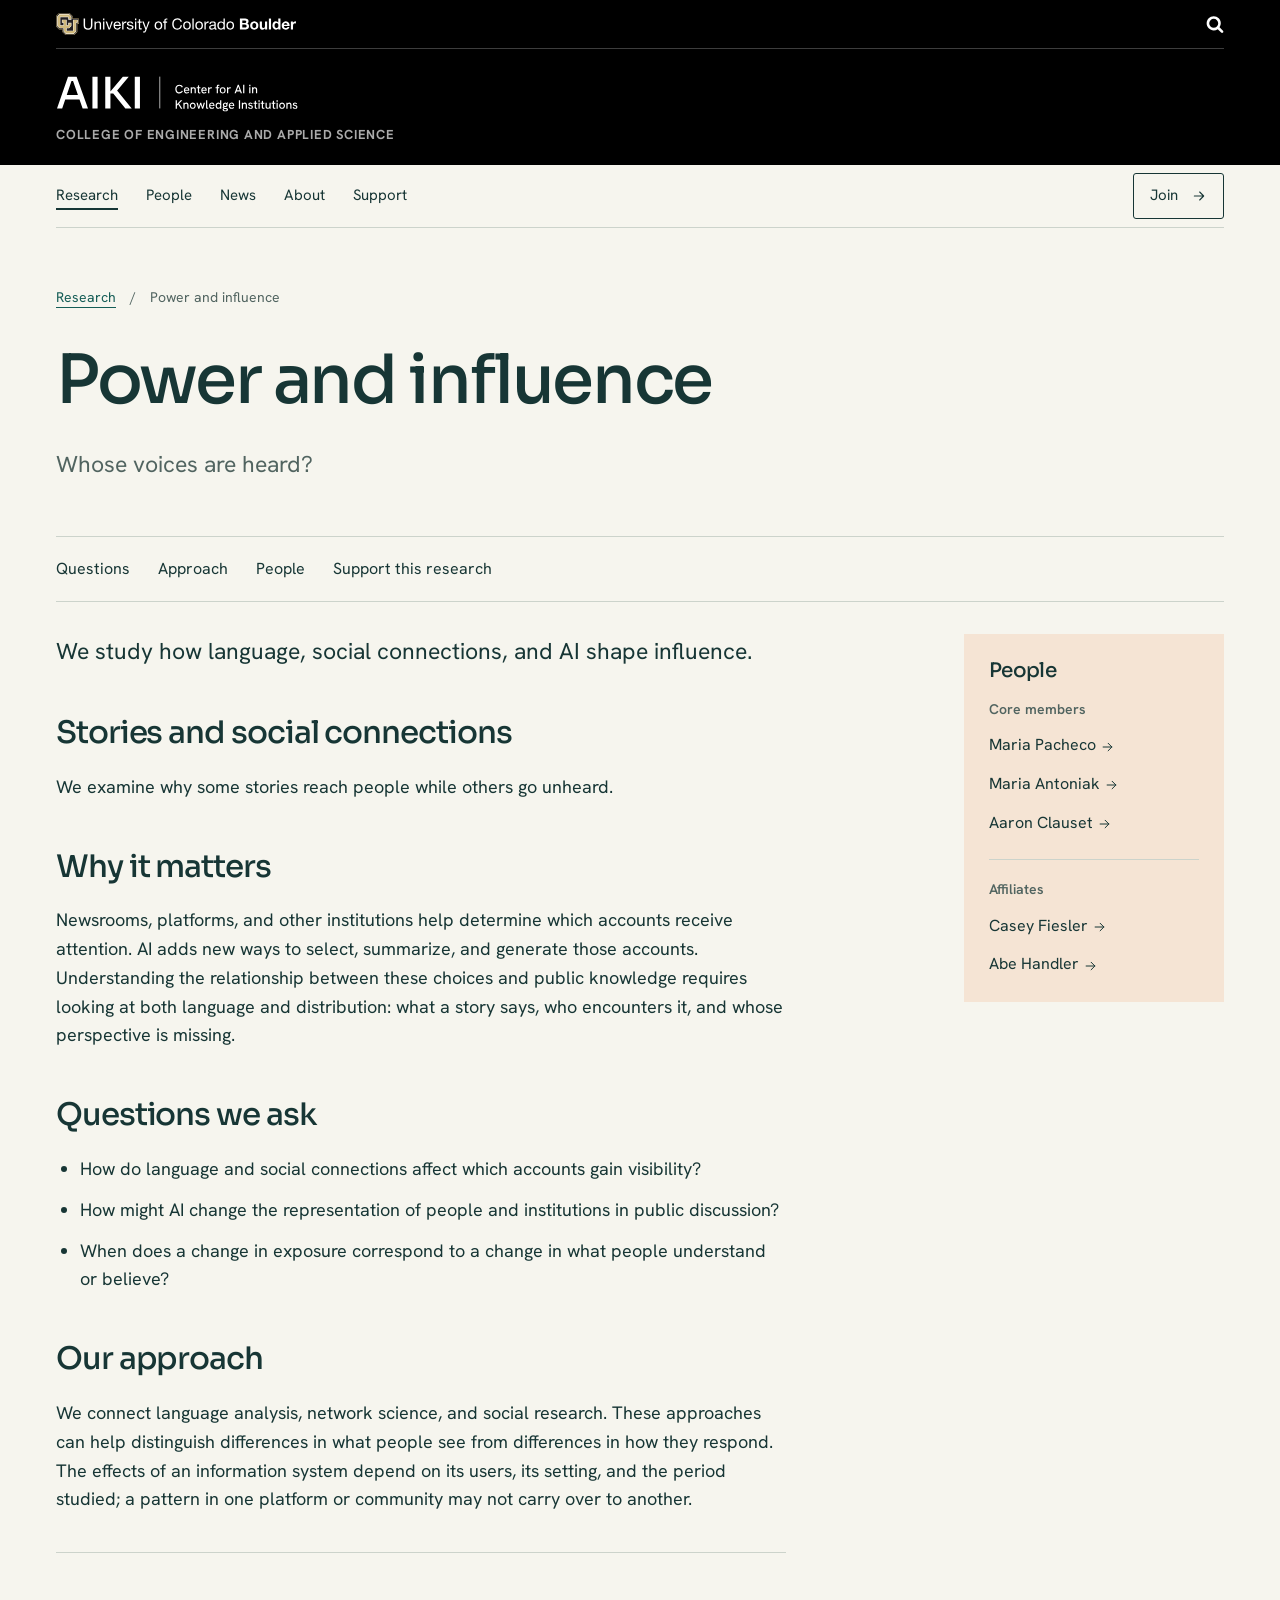
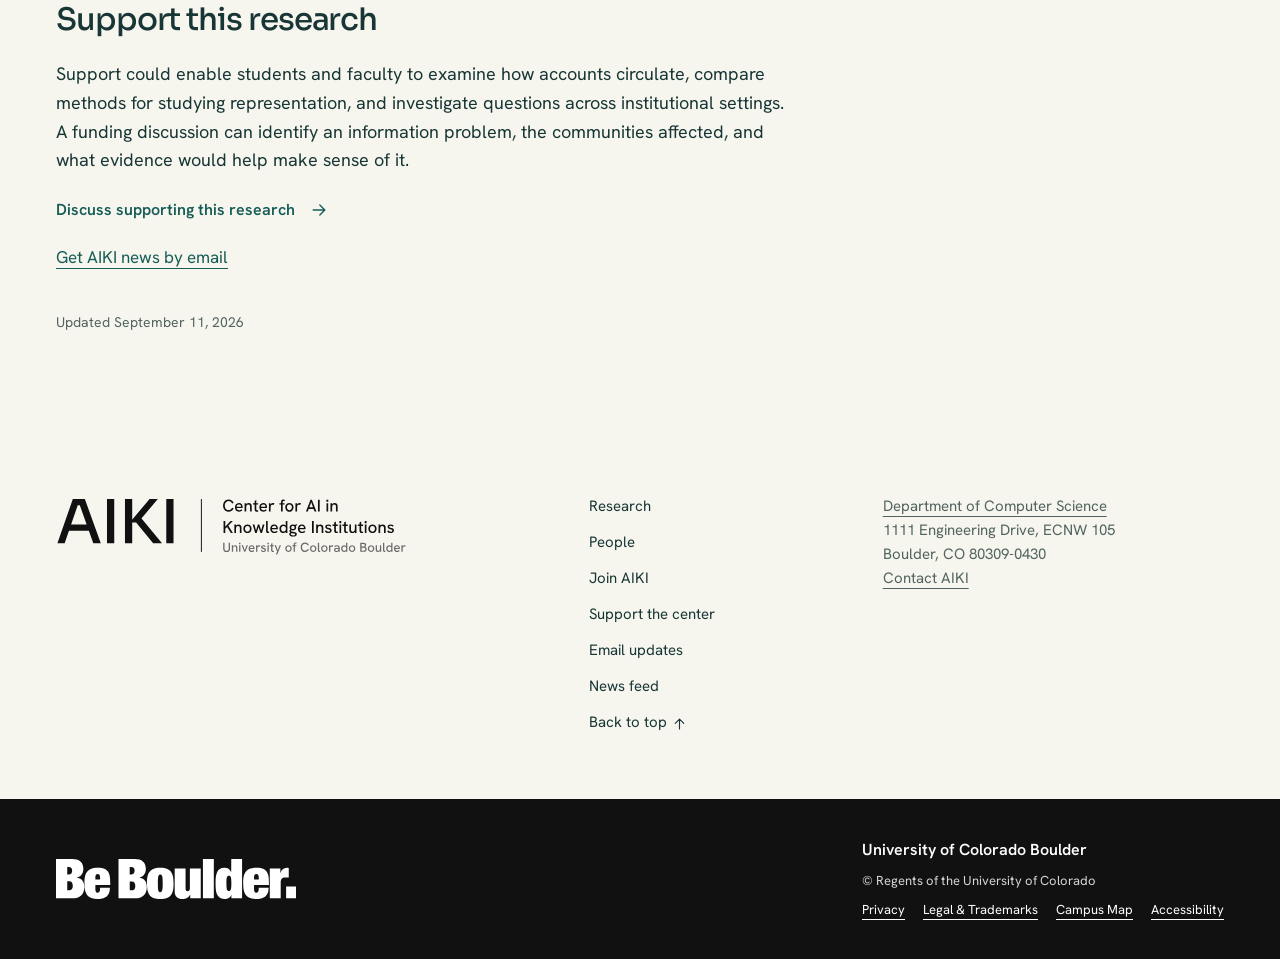
<file: research/power-and-narrative/index.html>
<!doctype html>
<html lang="en">
<head>
  <meta charset="utf-8">
  <meta name="viewport" content="width=device-width, initial-scale=1">
  <meta name="theme-color" content="#000000">
  

<title>AI, public narratives, and information influence – AIKI</title>
<meta name="description" content="AIKI at CU Boulder studies how language, social networks, and AI shape whose voices are heard. Explore influence questions and associated faculty.">
<link rel="canonical" href="https://aiki-cu.github.io/research/power-and-narrative/">
<meta property="og:type" content="website">
<meta property="og:locale" content="en_US">
<meta property="og:site_name" content="AIKI">
<meta property="og:title" content="AI, public narratives, and information influence – AIKI">
<meta property="og:description" content="AIKI at CU Boulder studies how language, social networks, and AI shape whose voices are heard. Explore influence questions and associated faculty.">
<meta property="og:url" content="https://aiki-cu.github.io/research/power-and-narrative/">
<meta property="og:image" content="https://aiki-cu.github.io/assets/images/brand/social-card.png">
<meta property="og:image:width" content="1200">
<meta property="og:image:height" content="630">
<meta property="og:image:alt" content="AIKI, Center for AI in Knowledge Institutions, University of Colorado Boulder">
<meta name="twitter:card" content="summary_large_image">
<meta name="twitter:title" content="AI, public narratives, and information influence – AIKI">
<meta name="twitter:description" content="AIKI at CU Boulder studies how language, social networks, and AI shape whose voices are heard. Explore influence questions and associated faculty.">
<meta name="twitter:image" content="https://aiki-cu.github.io/assets/images/brand/social-card.png">

<script type="application/ld+json">
{
  "@context": "https://schema.org",
  "@graph": [
    {
      "@type": "ResearchOrganization",
      "@id": "https://aiki-cu.github.io/#organization",
      "name": "Center for AI in Knowledge Institutions",
      "alternateName": "AIKI",
      "url": "https://aiki-cu.github.io/",
      "logo": "https://aiki-cu.github.io/assets/images/brand/aiki-icon.svg",
      "description": "AIKI at CU Boulder studies how institutions create and share knowledge, and how AI changes their work.",
      "foundingDate": "2026-09-09",
      "address": {
        "@type": "PostalAddress",
        "streetAddress": "1111 Engineering Drive, ECNW 105",
        "addressLocality": "Boulder", "addressRegion": "CO",
        "postalCode": "80309-0430", "addressCountry": "US"
      },
      "parentOrganization": {
        "@type": "Organization", "name": "Department of Computer Science",
        "url": "https://www.colorado.edu/cs/",
        "parentOrganization": { "@type": "CollegeOrUniversity", "name": "University of Colorado Boulder", "url": "https://www.colorado.edu/" }
      },
      "member": [{"@id": "https://aiki-cu.github.io/people/#daniel-acuna"},{"@id": "https://aiki-cu.github.io/people/#aaron-clauset"},{"@id": "https://aiki-cu.github.io/people/#maria-pacheco"},{"@id": "https://aiki-cu.github.io/people/#maria-antoniak"},{"@id": "https://aiki-cu.github.io/people/#casey-fiesler"},{"@id": "https://aiki-cu.github.io/people/#alexis-palmer"},{"@id": "https://aiki-cu.github.io/people/#abe-handler"}]
    },
    
    {
      "@type": "Person", "@id": "https://aiki-cu.github.io/people/#daniel-acuna",
      "name": "Daniel Acuna",
      "jobTitle": ["Director · Associate Professor"],
      "worksFor": { "@type": "CollegeOrUniversity", "name": "University of Colorado Boulder", "url": "https://www.colorado.edu/" },
      "affiliation": [{ "@id": "https://aiki-cu.github.io/#organization" }, { "@type": "Organization", "name": "Computer Science", "parentOrganization": { "@type": "CollegeOrUniversity", "name": "University of Colorado Boulder" } }, { "@type": "Organization", "name": "Information Science" }],
      
      "url": "https://www.colorado.edu/cs/daniel-acuna",
      "sameAs": ["https://www.colorado.edu/cs/daniel-acuna","https://acuna.io/"]
    },
    
    {
      "@type": "Person", "@id": "https://aiki-cu.github.io/people/#aaron-clauset",
      "name": "Aaron Clauset",
      "jobTitle": ["Professor", "Associate Chair for Faculty Affairs"],
      "worksFor": { "@type": "CollegeOrUniversity", "name": "University of Colorado Boulder", "url": "https://www.colorado.edu/" },
      "affiliation": [{ "@id": "https://aiki-cu.github.io/#organization" }, { "@type": "Organization", "name": "Computer Science", "parentOrganization": { "@type": "CollegeOrUniversity", "name": "University of Colorado Boulder" } }, { "@type": "Organization", "name": "BioFrontiers Institute" }, { "@type": "Organization", "name": "Santa Fe Institute" }, { "@type": "Organization", "name": "Applied Mathematics" }, { "@type": "Organization", "name": "Ecology and Evolutionary Biology" }, { "@type": "Organization", "name": "Information Science" }],
      "award": ["AAAS Fellow (2025)","Network Science Society Fellow (2023)","Erdős–Rényi Prize in Network Science (2016)","NSF CAREER Award (2015)"],
      "url": "https://www.colorado.edu/cs/aaron-clauset",
      "sameAs": ["https://www.colorado.edu/cs/aaron-clauset","https://aaronclauset.github.io/"]
    },
    
    {
      "@type": "Person", "@id": "https://aiki-cu.github.io/people/#maria-pacheco",
      "name": "Maria Pacheco",
      "jobTitle": ["Assistant Professor"],
      "worksFor": { "@type": "CollegeOrUniversity", "name": "University of Colorado Boulder", "url": "https://www.colorado.edu/" },
      "affiliation": [{ "@id": "https://aiki-cu.github.io/#organization" }, { "@type": "Organization", "name": "Computer Science", "parentOrganization": { "@type": "CollegeOrUniversity", "name": "University of Colorado Boulder" } }, { "@type": "Organization", "name": "Institute of Cognitive Science" }, { "@type": "Organization", "name": "Information Science" }],
      
      "url": "https://www.colorado.edu/ics/maria-pacheco",
      "sameAs": ["https://www.colorado.edu/ics/maria-pacheco","https://blast-cu.github.io/mlpacheco/"]
    },
    
    {
      "@type": "Person", "@id": "https://aiki-cu.github.io/people/#maria-antoniak",
      "name": "Maria Antoniak",
      "jobTitle": ["Assistant Professor"],
      "worksFor": { "@type": "CollegeOrUniversity", "name": "University of Colorado Boulder", "url": "https://www.colorado.edu/" },
      "affiliation": [{ "@id": "https://aiki-cu.github.io/#organization" }, { "@type": "Organization", "name": "Computer Science", "parentOrganization": { "@type": "CollegeOrUniversity", "name": "University of Colorado Boulder" } }, { "@type": "Organization", "name": "Information Science" }],
      
      "url": "https://www.colorado.edu/cs/maria-antoniak",
      "sameAs": ["https://www.colorado.edu/cs/maria-antoniak","https://maria-antoniak.github.io/"]
    },
    
    {
      "@type": "Person", "@id": "https://aiki-cu.github.io/people/#casey-fiesler",
      "name": "Casey Fiesler",
      "jobTitle": ["Associate Professor", "William R. Payden Endowed Professor", "Associate Chair of Graduate Studies"],
      "worksFor": { "@type": "CollegeOrUniversity", "name": "University of Colorado Boulder", "url": "https://www.colorado.edu/" },
      "affiliation": [{ "@id": "https://aiki-cu.github.io/#organization" }, { "@type": "Organization", "name": "Information Science", "parentOrganization": { "@type": "CollegeOrUniversity", "name": "University of Colorado Boulder" } }, { "@type": "Organization", "name": "Computer Science" }, { "@type": "Organization", "name": "ATLAS Institute" }, { "@type": "Organization", "name": "Silicon Flatirons Center" }],
      "award": ["NSF CAREER Award (2021)"],
      "url": "https://www.colorado.edu/cmdi/people/information-science/casey-fiesler",
      "sameAs": ["https://www.colorado.edu/cmdi/people/information-science/casey-fiesler","https://caseyfiesler.com/"]
    },
    
    {
      "@type": "Person", "@id": "https://aiki-cu.github.io/people/#alexis-palmer",
      "name": "Alexis Palmer",
      "jobTitle": ["Associate Professor"],
      "worksFor": { "@type": "CollegeOrUniversity", "name": "University of Colorado Boulder", "url": "https://www.colorado.edu/" },
      "affiliation": [{ "@id": "https://aiki-cu.github.io/#organization" }, { "@type": "Organization", "name": "Linguistics", "parentOrganization": { "@type": "CollegeOrUniversity", "name": "University of Colorado Boulder" } }, { "@type": "Organization", "name": "Center for Computational Language and Education Research (CLEAR)" }, { "@type": "Organization", "name": "Computer Science" }, { "@type": "Organization", "name": "Institute of Cognitive Science" }],
      "award": ["NSF CAREER Award"],
      "url": "https://www.colorado.edu/linguistics/alexis-palmer",
      "sameAs": ["https://www.colorado.edu/linguistics/alexis-palmer","https://alexispalmer.github.io/"]
    },
    
    {
      "@type": "Person", "@id": "https://aiki-cu.github.io/people/#abe-handler",
      "name": "Abe Handler",
      "jobTitle": ["Assistant Professor"],
      "worksFor": { "@type": "CollegeOrUniversity", "name": "University of Colorado Boulder", "url": "https://www.colorado.edu/" },
      "affiliation": [{ "@id": "https://aiki-cu.github.io/#organization" }, { "@type": "Organization", "name": "Leeds School of Business", "parentOrganization": { "@type": "CollegeOrUniversity", "name": "University of Colorado Boulder" } }],
      
      "url": "https://www.colorado.edu/business/leeds-directory/faculty/abe-handler",
      "sameAs": ["https://www.colorado.edu/business/leeds-directory/faculty/abe-handler","https://www.abehandler.com/"]
    },
    
    {
      "@type": "WebSite", "@id": "https://aiki-cu.github.io/#website",
      "name": "AIKI", "url": "https://aiki-cu.github.io/",
      "publisher": { "@id": "https://aiki-cu.github.io/#organization" }, "inLanguage": "en"
    },
    {
      "@type": "WebPage", "@id": "https://aiki-cu.github.io/research/power-and-narrative/#webpage",
      "name": "AI, public narratives, and information influence",
      "description": "AIKI at CU Boulder studies how language, social networks, and AI shape whose voices are heard. Explore influence questions and associated faculty.",
      "url": "https://aiki-cu.github.io/research/power-and-narrative/",
      "isPartOf": { "@id": "https://aiki-cu.github.io/#website" },
      
      "about": { "@type": "Thing", "@id": "https://aiki-cu.github.io/research/power-and-narrative/#topic", "name": "Power and influence", "description": "We study how language, social connections, and AI shape influence." },
      "dateModified": "2026-09-11",
      "mentions": [{"@id": "https://aiki-cu.github.io/people/#maria-pacheco"},{"@id": "https://aiki-cu.github.io/people/#maria-antoniak"},{"@id": "https://aiki-cu.github.io/people/#aaron-clauset"},{"@id": "https://aiki-cu.github.io/people/#casey-fiesler"},{"@id": "https://aiki-cu.github.io/people/#abe-handler"}],
      "breadcrumb": { "@type": "BreadcrumbList", "itemListElement": [
        { "@type": "ListItem", "position": 1, "name": "Research", "item": "https://aiki-cu.github.io/research/" },
        { "@type": "ListItem", "position": 2, "name": "Power and influence", "item": "https://aiki-cu.github.io/research/power-and-narrative/" }
      ] }
      
    }
  ]
}
</script>


  

<script>
  (() => {
    const measurementId = "G-V90MS4R9FE";
    const siteOrigin = new URL("https://aiki-cu.github.io").origin;
    // Production only. Respect browser privacy preferences and the GA opt-out flag.
    if (location.origin !== siteOrigin || navigator.globalPrivacyControl === true ||
        navigator.doNotTrack === '1' || window['ga-disable-' + measurementId]) return;
    window.dataLayer = window.dataLayer || [];
    window.gtag = function () { window.dataLayer.push(arguments); };
    let referrerOrigin = '';
    try { referrerOrigin = new URL(document.referrer).origin + '/'; } catch (_) {}
    window.gtag('js', new Date());
    window.gtag('set', {
      allow_google_signals: false,
      allow_ad_personalization_signals: false,
      // Query strings and fragments may contain visitor-supplied information.
      page_location: "https://aiki-cu.github.io/research/power-and-narrative/",
      page_referrer: referrerOrigin
    });
    window.gtag('config', measurementId);
    window.aikiAnalyticsEnabled = true;
    const tag = document.createElement('script');
    tag.async = true;
    tag.referrerPolicy = 'origin';
    tag.src = 'https://www.googletagmanager.com/gtag/js?id=' + encodeURIComponent(measurementId);
    document.head.appendChild(tag);
  })();
</script>


  <link rel="icon" href="/assets/images/brand/favicon-32.png" type="image/png" sizes="32x32">
  <link rel="icon" href="/assets/images/brand/aiki-icon.svg" type="image/svg+xml">
  <link rel="apple-touch-icon" href="/assets/images/brand/apple-touch-icon.png" sizes="180x180">
  <link rel="preload" href="/assets/fonts/sora-latin.woff2" as="font" type="font/woff2" crossorigin>
  <link rel="preload" href="/assets/fonts/hanken-latin.woff2" as="font" type="font/woff2" crossorigin>
  <link rel="stylesheet" href="/assets/css/aiki.css">
  <link rel="alternate" type="application/atom+xml" title="AIKI news" href="/feed.xml">
  <script src="/assets/js/aiki.js" defer></script>
  <script type="application/json" id="engagement-areas">[{"id":"knowledge-production","title":"Knowledge creation","path":"/research/knowledge-production/"},{"id":"knowledge-integrity","title":"Trust and reliability","path":"/research/knowledge-integrity/"},{"id":"ai-mediated-text","title":"AI and language","path":"/research/ai-mediated-text/"},{"id":"power-and-narrative","title":"Power and influence","path":"/research/power-and-narrative/"}]</script>
  <script src="/assets/js/engagement.js" defer></script>
  
</head>
<body id="top" data-page-path="/research/power-and-narrative/" data-baseurl="" class="is-interior">
  <!--
THESIS: Knowledge changes its own conditions of production; a flowing atlas makes the recursive relationship visible.
OWN-WORLD: Deep teal, mint, apricot and warm paper; Sora and Hanken; continuous vector paths and flat ruled research records.
STORY: Understand both directions of the AI/institutions relationship, follow a research question to evidence, and find the people to work with.
FIRST VIEWPORT: A large left-aligned statement on deep teal; mint emphasis; an ASCII archive centered beside the text in its own column; one mint research action. Theme explanations live on Research, keeping the opening brief.
FORM: Knowledge currents, grounded direction 5, seed ad260bd6. Daniel selected Images among words: ASCII landscapes, botanical studies, and cellular imagery among an opening character lattice. The homepage keeps the slow continuous archive cycle with a subtle local hover response and static reduced-motion art. The pause control was removed at Daniel's request. Profile photographs stay in color with a light wash that clears on hover or focus. No annotations appear in the archive.
FINISH: unreviewed and undocumented is unfinished; this build ends with the finish review, the verdict, DESIGN.md, and every shipping raster carrying its provenance
-->
  <a class="skip-link" href="#main">Skip to content</a>
  <header class="site-header">
  <div class="ucb-brand-bar ucb-brand-bar-black">
    <div class="brand-bar-inner">
      <a class="ucb-home-link" href="https://www.colorado.edu/"><img class="ucb-logo" src="/assets/images/cu-boulder-logo-text-white.svg" width="240" height="22" alt="University of Colorado Boulder"></a>
      <a class="ucb-search-link" href="https://www.colorado.edu/search"><img class="ucb-search" src="/assets/images/search-white.svg" width="18" height="18" alt="Search Colorado.edu"></a>
    </div>
  </div>
  <div class="site-name-bar ucb black">
    <div class="header-inner">
      <div class="site-name">
        <a class="brand" href="/"><img src="/assets/images/brand/aiki-lockup-compact-white.svg" width="557" height="86" alt="AIKI, Center for AI in Knowledge Institutions"></a>
        <p class="affiliation"><a href="https://www.colorado.edu/engineering">College of Engineering and Applied Science</a></p>
      </div>
      <button class="menu-toggle" aria-expanded="false" aria-controls="primary-nav" hidden>Menu <span class="menu-lines" aria-hidden="true"></span></button>
    </div>
  </div>
  <div class="nav-bar">
    <nav id="primary-nav" class="primary-nav" aria-label="Main">
      <a href="/research/" aria-current="location">Research</a><a href="/people/">People</a><a href="/news/">News</a><a href="/about/">About</a><a href="/support/">Support</a><a href="/join/" class="nav-join">Join<svg class="arrow-icon" width="20" height="20" viewBox="0 0 24 24" fill="none" aria-hidden="true"><path d="M5 12h14m-6-6 6 6-6 6" stroke="currentColor" stroke-width="1.6" stroke-linecap="round" stroke-linejoin="round"/></svg>
</a>
    </nav>
  </div>
</header>

  <script>
// Initialize immediately after the header is parsed, before the reading column
// paints. With JavaScript disabled, all navigation links remain visible.
(() => {
  const header = document.querySelector('.site-header');
  const menu = document.querySelector('.menu-toggle');
  const nav = document.querySelector('#primary-nav');
  if (header && menu && nav) {
    const narrow = window.matchMedia('(max-width: 1060px)');
    const setMenu = (open, returnFocus = false) => {
      menu.setAttribute('aria-expanded', String(open));
      nav.hidden = narrow.matches && !open;
      if (returnFocus) menu.focus();
    };
    header.classList.add('nav-ready');
    menu.hidden = false;
    setMenu(false);
    menu.addEventListener('click', () => setMenu(menu.getAttribute('aria-expanded') !== 'true'));
    document.addEventListener('keydown', (event) => {
      if (event.key === 'Escape' && menu.getAttribute('aria-expanded') === 'true') setMenu(false, true);
    });
    document.addEventListener('click', (event) => {
      if (!header.contains(event.target) && menu.getAttribute('aria-expanded') === 'true') setMenu(false);
    });
    nav.addEventListener('click', (event) => { if (event.target.closest('a')) setMenu(false); });
    narrow.addEventListener('change', () => setMenu(false));
  }
})();
</script>

  
<main id="main" tabindex="-1" class="interior-main topic-page theme-2" data-research-area="power-and-narrative">
  <div class="wrap">
    <nav class="breadcrumbs" aria-label="Breadcrumb"><a href="/research/">Research</a><span aria-hidden="true">/</span><span aria-current="page">Power and influence</span></nav>
    <header class="page-heading topic-heading"><h1>Power and influence</h1><p>Whose voices are heard?</p></header>
    <nav class="section-nav" aria-label="On this page"><a href="#questions">Questions</a><a href="#approach">Approach</a><a href="#people">People</a><a href="#support-research">Support this research</a></nav>
    <div class="topic-layout">
      <article class="prose">
        <p class="lead">We study how language, social connections, and AI shape influence.</p>
        <section><h2>Stories and social connections</h2><p>We examine why some stories reach people while others go unheard.</p></section>
        <section><h2>Why it matters</h2><p>Newsrooms, platforms, and other institutions help determine which accounts receive attention. AI adds new ways to select, summarize, and generate those accounts. Understanding the relationship between these choices and public knowledge requires looking at both language and distribution: what a story says, who encounters it, and whose perspective is missing.</p></section>
        <section id="questions"><h2>Questions we ask</h2><ul><li>How do language and social connections affect which accounts gain visibility?</li><li>How might AI change the representation of people and institutions in public discussion?</li><li>When does a change in exposure correspond to a change in what people understand or believe?</li></ul></section>
        <section id="approach"><h2>Our approach</h2><p>We connect language analysis, network science, and social research. These approaches can help distinguish differences in what people see from differences in how they respond. The effects of an information system depend on its users, its setting, and the period studied; a pattern in one platform or community may not carry over to another.</p></section>
        <section id="support-research" class="research-support" aria-labelledby="research-support-heading">
          <h2 id="research-support-heading">Support this research</h2><p>Support could enable students and faculty to examine how accounts circulate, compare methods for studying representation, and investigate questions across institutional settings. A funding discussion can identify an information problem, the communities affected, and what evidence would help make sense of it.</p>
          <a class="text-link" href="/support/?area=power-and-narrative#support-contact">Discuss supporting this research <svg class="arrow-icon" width="20" height="20" viewBox="0 0 24 24" fill="none" aria-hidden="true"><path d="M5 12h14m-6-6 6 6-6 6" stroke="currentColor" stroke-width="1.6" stroke-linecap="round" stroke-linejoin="round"/></svg>
</a>
          <p class="research-news-link"><a href="/join/#newsletter">Get AIKI news by email</a></p>
        </section>
        

        <p class="content-updated">Updated <time datetime="2026-09-11">September 11, 2026</time></p>
      </article>
      <aside class="topic-sidebar" id="people" aria-labelledby="topic-people-heading">
        <h2 id="topic-people-heading">People</h2>
        
        
          
          
          <section class="topic-people-group" aria-labelledby="topic-core-heading">
            <h3 id="topic-core-heading">Core members</h3>
            <ul><li><a href="/people/#maria-pacheco" data-track="research_person_click" data-person-id="maria-pacheco">Maria Pacheco <svg class="arrow-icon" width="20" height="20" viewBox="0 0 24 24" fill="none" aria-hidden="true"><path d="M5 12h14m-6-6 6 6-6 6" stroke="currentColor" stroke-width="1.6" stroke-linecap="round" stroke-linejoin="round"/></svg>
</a></li><li><a href="/people/#maria-antoniak" data-track="research_person_click" data-person-id="maria-antoniak">Maria Antoniak <svg class="arrow-icon" width="20" height="20" viewBox="0 0 24 24" fill="none" aria-hidden="true"><path d="M5 12h14m-6-6 6 6-6 6" stroke="currentColor" stroke-width="1.6" stroke-linecap="round" stroke-linejoin="round"/></svg>
</a></li><li><a href="/people/#aaron-clauset" data-track="research_person_click" data-person-id="aaron-clauset">Aaron Clauset <svg class="arrow-icon" width="20" height="20" viewBox="0 0 24 24" fill="none" aria-hidden="true"><path d="M5 12h14m-6-6 6 6-6 6" stroke="currentColor" stroke-width="1.6" stroke-linecap="round" stroke-linejoin="round"/></svg>
</a></li></ul>
          </section>
        
          
          
          <section class="topic-people-group" aria-labelledby="topic-affiliate-heading">
            <h3 id="topic-affiliate-heading">Affiliates</h3>
            <ul><li><a href="/people/#casey-fiesler" data-track="research_person_click" data-person-id="casey-fiesler">Casey Fiesler <svg class="arrow-icon" width="20" height="20" viewBox="0 0 24 24" fill="none" aria-hidden="true"><path d="M5 12h14m-6-6 6 6-6 6" stroke="currentColor" stroke-width="1.6" stroke-linecap="round" stroke-linejoin="round"/></svg>
</a></li><li><a href="/people/#abe-handler" data-track="research_person_click" data-person-id="abe-handler">Abe Handler <svg class="arrow-icon" width="20" height="20" viewBox="0 0 24 24" fill="none" aria-hidden="true"><path d="M5 12h14m-6-6 6 6-6 6" stroke="currentColor" stroke-width="1.6" stroke-linecap="round" stroke-linejoin="round"/></svg>
</a></li></ul>
          </section>
        
      </aside>
    </div>
  </div>
</main>

  <footer class="site-footer">
  <div class="wrap footer-main">
    <div class="footer-identity">
      <a href="/"><img src="/assets/images/brand/aiki-lockup.svg" alt="AIKI, Center for AI in Knowledge Institutions, University of Colorado Boulder" width="557" height="100" loading="lazy"></a>
    </div>
    <nav class="footer-nav" aria-label="Footer">
      <a href="/research/">Research</a>
      <a href="/people/">People</a>
      <a href="/join/">Join AIKI</a>
      <a href="/support/">Support the center</a>
      <a href="/join/#newsletter">Email updates</a>
      <a href="/feed.xml">News feed</a>
      <a href="#top" class="back-to-top">Back to top <svg class="arrow-icon" width="20" height="20" viewBox="0 0 24 24" fill="none" aria-hidden="true"><path d="M5 12h14m-6-6 6 6-6 6" stroke="currentColor" stroke-width="1.6" stroke-linecap="round" stroke-linejoin="round"/></svg>
</a>
    </nav>
    <address>
      <a href="https://www.colorado.edu/cs/">Department of Computer Science</a><br>
      1111 Engineering Drive, ECNW 105<br>
      Boulder, CO 80309-0430<br>
      <a class="footer-contact" href="/about/#contact">Contact AIKI</a>
    </address>
  </div>
  <div class="university-footer">
    <div class="wrap university-inner ucb-footer">
      <a class="be-boulder" href="https://www.colorado.edu/"><img class="ucb-footer-be-boulder" src="/assets/images/be-boulder-white.svg" width="240" height="41" alt="Be Boulder." loading="lazy"></a>
      <div class="university-details">
        <a class="ucb-home-link" href="https://www.colorado.edu/">University of Colorado Boulder</a>
        <p>© Regents of the University of Colorado</p>
        <nav class="ucb-footer-links" aria-label="University resources"><a href="https://www.colorado.edu/compliance/policies/privacy-statement">Privacy</a><a href="https://www.colorado.edu/about/legal-trademarks">Legal &amp; Trademarks</a><a href="https://www.colorado.edu/map/">Campus Map</a><a href="https://www.colorado.edu/accessibility">Accessibility</a></nav>
      </div>
    </div>
  </div>
</footer>

</body>
</html>
</file>
<file: assets/css/aiki.css>
@font-face {
  font-family: Sora;
  src: url('../fonts/sora-latin.woff2') format('woff2');
  font-style: normal;
  font-weight: 400 700;
  font-display: swap;
}
@font-face {
  font-family: 'Hanken Grotesk';
  src: url('../fonts/hanken-latin.woff2') format('woff2');
  font-style: normal;
  font-weight: 400 700;
  font-display: swap;
}

:root {
  --paper: #ffffff;
  --surface: #f6f5ee;
  --ink: #111111;
  --text: #173635;
  --muted: #516460;
  --deep: #092f35;
  --deep-muted: #c1d4cf;
  --mint: #aff1dd;
  --mint-surface: #dceee6;
  --apricot: #ffc195;
  --apricot-surface: #f5e4d4;
  --line: #ccd3cb;
  --dark-line: #466568;
  --link: #155d56;
  --cu-gold: #cfb87c;
  --cu-black: #000000;
  --cu-gray: #aaaaaa;
  --display: Sora, sans-serif;
  --body: 'Hanken Grotesk', sans-serif;
  --ease: cubic-bezier(.16, 1, .3, 1);
}
*, *::before, *::after { box-sizing: border-box; }
html { scroll-behavior: smooth; scroll-padding-top: 32px; scrollbar-color: #61867e var(--surface); }
body { margin: 0; background: var(--surface); color: var(--text); font: 18px/1.6 var(--body); -webkit-font-smoothing: antialiased; }
::selection { background: var(--apricot); color: var(--deep); }
[hidden] { display: none !important; }
a { color: inherit; text-underline-offset: 5px; text-decoration-thickness: 1px; }
a:hover { text-decoration-thickness: 2px; }
a:focus-visible, button:focus-visible, input:focus-visible, select:focus-visible, summary:focus-visible { outline: 3px solid var(--link); outline-offset: 5px; }
button, input, select, textarea { font: inherit; color: inherit; }
button { cursor: pointer; }
button:disabled { cursor: not-allowed; opacity: .5; }
input, textarea { caret-color: var(--link); }
img, svg { max-width: 100%; }
img { display: block; height: auto; }
h1, h2, h3, h4, p, figure { margin: 0; }
h1, h2, h3, h4 { font-family: var(--display); font-weight: 500; line-height: 1.17; letter-spacing: -.035em; text-wrap: balance; }
h1 { font-size: clamp(44px, 5.3vw, 76px); }
h2 { font-size: clamp(30px, 3.25vw, 46px); }
h3 { font-size: 24px; }
p { text-wrap: pretty; }
ul, ol { padding-left: 24px; }
address { font-style: normal; }
.wrap { width: min(1280px, calc(100% - 112px)); margin-inline: auto; }
.section-space { padding-block: 96px; }
.section-heading { display: flex; align-items: end; justify-content: space-between; gap: 48px; margin-bottom: 42px; }
.section-heading > p { max-width: 420px; font-size: 20px; color: var(--muted); }
.section-heading > .text-link { flex-shrink: 0; }
.sr-only { position: absolute; width: 1px; height: 1px; padding: 0; margin: -1px; overflow: hidden; clip-path: inset(50%); white-space: nowrap; border: 0; }
.skip-link { position: fixed; left: 20px; top: -100px; z-index: 100; padding: 12px 20px; background: var(--mint); color: var(--deep); }
.skip-link:focus { top: 12px; }
.arrow-icon { flex-shrink: 0; vertical-align: middle; transition: transform .22s var(--ease); }
.button { display: inline-flex; align-items: center; justify-content: space-between; gap: 32px; min-height: 54px; padding: 15px 22px; border: 1px solid transparent; border-radius: 3px; font-size: 16px; font-weight: 600; line-height: 1.4; text-decoration: none; transition: background .2s, color .2s; }
.button-primary, .button-light { color: var(--deep); background: var(--mint); }
.button-primary:hover, .button-light:hover { background: #d3f8eb; }
.button-dark { color: var(--paper); background: var(--deep); }
.button-dark:hover { background: #174b4d; }
.button:hover .arrow-icon, .text-link:hover .arrow-icon { transform: translateX(4px); }
.text-link { display: inline-flex; align-items: center; gap: 14px; color: var(--link); font-size: 16px; font-weight: 600; text-decoration: none; }
.text-link:hover { text-decoration: underline; }
.lead { font-size: 23px; line-height: 1.5; }

/* CU's campus header comes first. The black site-name band holds the approved white
   lockup and the college affiliation; the navigation row keeps the site's own grounds. */
.site-header { position: relative; z-index: 10; }
.ucb-brand-bar, .site-name-bar { background: var(--cu-black); color: var(--paper); }
.brand-bar-inner { width: min(1392px, calc(100% - 112px)); min-height: 48px; margin: auto; display: flex; align-items: center; justify-content: space-between; gap: 20px; }
.ucb-home-link { display: block; flex: 0 1 240px; min-width: 160px; }
.ucb-logo { width: 100%; }
.ucb-search-link { display: grid; place-items: center; flex-shrink: 0; width: 44px; height: 44px; margin-right: -13px; }
.ucb-search { width: 18px; height: 18px; }
.ucb-brand-bar a:focus-visible, .site-name-bar a:focus-visible, .site-name-bar button:focus-visible { outline-color: var(--cu-gold); }
.ucb-search-link:focus-visible { outline-offset: -4px; }
/* A hairline keeps the CU lockup and the AIKI lockup visibly separate. */
.header-inner { width: min(1392px, calc(100% - 112px)); margin: auto; display: flex; align-items: center; justify-content: space-between; gap: 0 38px; border-top: 1px solid #3d3d3d; }
.site-name { flex: 1 1 0; min-width: 0; padding-block: 24px 22px; }
.brand { display: block; width: 250px; }
.brand img { width: 100%; }
.affiliation { margin-top: 14px; font-size: 13px; font-weight: 700; line-height: 1.35; letter-spacing: .06em; text-transform: uppercase; color: var(--cu-gray); }
.affiliation a { text-decoration: none; }
.affiliation a:hover { text-decoration: underline; }
.primary-nav { display: flex; width: min(1392px, calc(100% - 112px)); margin: auto; align-items: center; justify-content: flex-start; gap: 28px; border-bottom: 1px solid var(--line); font-size: 15px; line-height: 1.3; }
.primary-nav > a { padding-block: 16px; text-decoration: none; white-space: nowrap; }
.primary-nav > a:hover, .primary-nav > a[aria-current] { text-decoration: underline; text-decoration-thickness: 2px; text-underline-offset: 8px; }
.primary-nav .nav-join { display: flex; align-items: center; gap: 13px; margin-left: auto; margin-block: 8px; border: 1px solid var(--text); border-radius: 3px; padding: 12px 16px; }
.nav-join .arrow-icon { width: 16px; height: 16px; }
.menu-toggle { display: none; }
.is-home .nav-bar { color: var(--paper); background: var(--deep); }
.is-home .primary-nav { border-color: var(--dark-line); }
.is-home .nav-join { border-color: var(--mint); color: var(--mint); }
.is-home .nav-bar a:focus-visible { outline-color: var(--mint); }

/* Text and artwork share a centered row inside the capped content column. */
.home-opening { position: relative; background: var(--deep); color: var(--surface); overflow: clip; }
.home-hero { display: grid; grid-template-columns: repeat(2, minmax(0, 1fr)); align-items: center; gap: 48px; padding-block: 60px 44px; }
.hero-copy { position: relative; z-index: 1; min-width: 0; max-width: 600px; }
.hero-copy h1 { font-size: clamp(44px, 4.8vw, 72px); line-height: 1.12; }
.hero-copy h1 span { display: block; color: var(--mint); }
.hero-intro { max-width: 520px; margin-top: 26px; font-size: clamp(19px, 1.65vw, 24px); line-height: 1.5; }
.hero-copy .button { margin-top: 30px; }
/* Frame the drawing's occupied area; the canvas and SVG retain their 720 × 460 coordinates. */
.hero-flow { --frame-x: 64; --frame-y: 28; --frame-width: 576; --frame-height: 388; position: relative; width: 100%; aspect-ratio: var(--frame-width) / var(--frame-height); overflow: clip; pointer-events: none; }
.hero-flow canvas, .hero-flow img { position: absolute; left: calc(-100% * var(--frame-x) / var(--frame-width)); top: calc(-100% * var(--frame-y) / var(--frame-height)); width: calc(100% * 720 / var(--frame-width)); height: calc(100% * 460 / var(--frame-height)); max-width: none; object-fit: contain; }
.hero-flow canvas { opacity: 0; }
.hero-flow.is-ready canvas { opacity: 1; }
.hero-flow.is-ready img { opacity: 0; }
.archive-toggle { position: absolute; right: max(56px, calc((100% - 1280px) / 2)); bottom: 20px; z-index: 2; display: grid; place-items: center; width: 44px; height: 44px; padding: 0; color: var(--deep-muted); background: transparent; border: 1px solid var(--dark-line); border-radius: 3px; cursor: pointer; transition: color .2s, border-color .2s; }
.archive-toggle svg { width: 18px; height: 18px; }
.archive-toggle[data-playing="true"] .archive-play, .archive-toggle[data-playing="false"] .archive-pause { display: none; }
.archive-toggle:hover { color: var(--mint); border-color: var(--mint); }
.archive-toggle:focus-visible { outline-color: var(--mint); }
.home-opening a:focus-visible { outline-color: var(--mint); }
.theme-one { background: var(--mint); }
.theme-two { background: var(--apricot); }
.home-affiliation { position: relative; z-index: 1; padding-block: 22px 30px; padding-right: 64px; font-size: 14px; color: var(--deep-muted); }

/* Research and evidence use the same open row grammar. */
.research-rows { border-top: 1px solid var(--line); }
.research-row { display: grid; grid-template-columns: 82px 1fr 1.05fr 24px; gap: 26px; align-items: center; padding-block: 29px; border-bottom: 1px solid var(--line); text-decoration: none; background: transparent; }
.research-row h3 { font-size: 25px; }
.research-row p { font-size: 18px; color: var(--muted); max-width: 350px; }
.research-row:hover h3 { text-decoration: underline; text-underline-offset: 7px; }
.research-row:hover > .arrow-icon { transform: translateX(5px); }
.area-symbol { width: 72px; height: 72px; background: var(--mint-surface); color: var(--link); }
.theme-2 .area-symbol { background: var(--apricot-surface); color: #754629; }
.project-grid { display: grid; grid-template-columns: 1fr 1fr; gap: 36px; }
.project-card { min-width: 0; }
.project-art { height: 200px; overflow: hidden; background: var(--deep); color: var(--mint); }
.project-art-2 { color: var(--apricot); background: #293c3a; }
.project-art svg { width: 100%; height: 100%; }
.project-content { padding-top: 26px; }
.project-content h2 { font-size: 27px; line-height: 1.28; }
.project-content h2 a { text-decoration: none; }
.project-content h2 a:hover { text-decoration: underline; }
.project-content h2 .arrow-icon { width: 21px; }
.project-content p { margin-top: 18px; max-width: 56ch; }
.home-people-groups { display: grid; grid-template-columns: 1fr; gap: 48px; }
.home-people-group { min-width: 0; }
.home-people-group > h3 { font-size: 23px; padding-bottom: 20px; border-bottom: 1px solid var(--line); }
.people-strip { display: grid; grid-template-columns: repeat(4, minmax(0, 1fr)); gap: 28px; max-width: 960px; margin-top: 25px; }
.people-strip > a { text-decoration: none; font-size: 17px; line-height: 1.4; }
.people-strip > a:hover .strip-name { text-decoration: underline; }
.strip-initials { display: grid; place-items: center; width: 100%; aspect-ratio: 1; margin-bottom: 17px; background: var(--mint-surface); font: 500 clamp(26px, 3vw, 42px)/1 var(--display); color: var(--link); }
.people-strip .portrait-frame { margin-bottom: 17px; }
.home-affiliates .strip-initials { background: var(--apricot-surface); color: #754629; }
.strip-role { display: block; margin-top: 5px; font-size: 13px; color: var(--muted); }
.strip-unit { display: block; margin-top: 5px; font-size: 14px; color: var(--muted); }
.news-section { background: var(--paper); }
.news-list { margin: 0; padding: 0; list-style: none; }
.news-item { display: grid; grid-template-columns: 180px 1fr; gap: 35px; padding-block: 27px; border-top: 1px solid var(--line); }
.news-date { color: var(--muted); font-size: 16px; font-variant-numeric: tabular-nums; }
.news-description { max-width: 820px; font-size: 23px; line-height: 1.5; }
.news-subscribe-link { margin-top: 25px; }
.join-strip { color: var(--paper); background: var(--deep); }
.join-inner { display: flex; align-items: center; justify-content: space-between; gap: 45px; }
.join-inner p { margin-top: 24px; color: var(--deep-muted); }
.join-inner .button { flex-shrink: 0; }
.join-strip a:focus-visible { outline-color: var(--apricot); }

/* Reading surfaces keep a controlled measure inside the wide atlas. */
.interior-main { padding-block: 58px 96px; min-height: 55vh; }
.page-heading { max-width: 1030px; margin-bottom: 54px; }
.page-heading > p { max-width: 750px; margin-top: 27px; font-size: 23px; color: var(--muted); line-height: 1.5; }
.page-heading > .button { margin-top: 28px; }
.reading-layout { display: block; }
.reading-layout.with-toc { display: grid; grid-template-columns: 190px minmax(0, 790px); gap: 64px; }
.prose { max-width: 73ch; }
.prose p { margin-block: 0 20px; }
.prose > :last-child { margin-bottom: 0; }
.prose h2 { margin: 46px 0 20px; font-size: 31px; line-height: 1.25; }
.prose h3 { margin: 32px 0 16px; }
.prose > h2:first-child { margin-top: 0; }
.prose a { color: var(--link); }
.prose .button-dark { color: var(--paper); }
.prose li + li { margin-top: 12px; }
.contents-nav nav { position: sticky; top: 30px; font-size: 15px; }
.contents-title { font-weight: 600; margin-bottom: 15px; }
.contents-list { list-style: none; padding: 0; margin: 0; }
.contents-list li { margin-block: 0 12px; }
.contents-list a { text-decoration: none; color: var(--muted); }
.contents-list a:hover { text-decoration: underline; }
.section-nav { display: flex; gap: 28px; flex-wrap: wrap; border-block: 1px solid var(--line); padding-block: 19px; font-size: 16px; }
.section-nav a { text-decoration: none; }
.section-nav a:hover { text-decoration: underline; }
.breadcrumbs { display: flex; gap: 14px; align-items: center; flex-wrap: wrap; margin-bottom: 33px; font-size: 14px; color: var(--muted); }
.breadcrumbs a { color: var(--link); }
.research-themes { display: grid; grid-template-columns: 1fr 1fr; }
.theme-detail { padding: 40px 36px; color: var(--deep); }
.theme-detail h2 { font-size: 32px; }
.theme-detail > p { margin-top: 24px; }
.topic-heading { max-width: 950px; }
.topic-page .section-nav { margin-bottom: 32px; }
.topic-layout { display: grid; grid-template-columns: minmax(0, 760px) 260px; gap: 76px; justify-content: space-between; }
.topic-sidebar { align-self: start; padding: 25px; background: var(--mint-surface); font-size: 16px; }
.theme-2 .topic-sidebar { background: var(--apricot-surface); }
.topic-sidebar h2 { font-size: 20px; margin-bottom: 18px; }
.topic-sidebar h2:not(:first-child) { margin-top: 32px; }
.topic-sidebar ul { padding: 0; margin: 0; list-style: none; }
.topic-sidebar li { margin-top: 13px; }
.topic-sidebar a { text-decoration: none; }
.topic-sidebar a:hover { text-decoration: underline; }
.topic-sidebar .arrow-icon { width: 15px; }
.topic-people-group + .topic-people-group { margin-top: 24px; padding-top: 20px; border-top: 1px solid var(--line); }
.topic-people-group h3 { font: 600 14px/1.4 var(--body); letter-spacing: 0; color: var(--muted); }
.research-support { margin-top: 38px; padding-top: 2px; border-top: 1px solid var(--line); }
.prose .research-news-link { margin-top: 20px; font-size: 17px; }
.prose .content-updated { margin-top: 40px; font-size: 14px; color: var(--muted); }

/* Faculty initials are deliberate fallbacks, never invented portraits. */
.people-section { padding-top: 54px; }
.people-section > h2 { font-size: 32px; margin-bottom: 30px; }
.people-grid { display: grid; grid-template-columns: repeat(3, minmax(0, 1fr)); gap: 36px; }
.person { border-top: 1px solid var(--line); padding-top: 25px; min-width: 0; scroll-margin-top: 32px; }
.person-initials, .person-photo { width: 100%; max-width: 160px; height: 160px; margin-bottom: 22px; }
.person-initials { display: grid; place-items: center; background: var(--mint-surface); color: var(--link); font: 500 46px/1 var(--display); }
/* A soft photographic light wash shares the site palette; faces stay in color. */
.portrait-frame { position: relative; display: block; isolation: isolate; overflow: hidden; aspect-ratio: 1; background: var(--paper); }
.portrait-frame::after { content: ""; position: absolute; inset: 0; background: linear-gradient(135deg, var(--mint), transparent 50%, var(--apricot)); mix-blend-mode: soft-light; opacity: .7; pointer-events: none; transition: opacity .24s var(--ease); }
.person-portrait, .strip-portrait { display: block; width: 100%; height: 100%; object-fit: cover; }
.people-strip > a:focus-visible .portrait-frame::after, .person:focus-within .portrait-frame::after { opacity: 0; }
@media (hover: hover) {
  .people-strip > a:hover .portrait-frame::after, .person:hover .portrait-frame::after { opacity: 0; }
}
#affiliates .person-initials { background: var(--apricot-surface); color: #754629; }
.person h3 { font-size: 25px; }
.person-role { margin-top: 12px; font-size: 16px; }
.person-unit { margin-top: 3px; font-size: 15px; color: var(--muted); }
.person-distinction { margin-top: 10px; font-size: 15px; font-weight: 600; }
.person-leadership { margin-top: 10px; font-size: 15px; color: var(--muted); }
.person-appointments { display: grid; gap: 6px; padding: 0; margin: 16px 0 0; list-style: none; font-size: 15px; line-height: 1.5; color: var(--muted); }
.person-honors { margin-top: 22px; }
.person-honors h4 { font: 600 15px/1.5 var(--body); letter-spacing: 0; }
.person-honors ul { display: grid; gap: 7px; margin: 8px 0 0; padding: 0; list-style: none; font-size: 15px; line-height: 1.5; }
.person-honors a { color: var(--link); }
.honor-year { color: var(--muted); white-space: nowrap; font-variant-numeric: tabular-nums; }
.person-bio { margin-top: 21px; font-size: 17px; line-height: 1.6; }
.person-links { display: flex; gap: 18px; flex-wrap: wrap; margin-top: 18px; color: var(--link); font-size: 15px; }
.person-areas { display: flex; flex-wrap: wrap; gap: 7px 18px; padding: 0; margin: 16px 0 0; list-style: none; font-size: 16px; }
.person-areas a { color: var(--link); }
.home-support { display: flex; gap: 32px; justify-content: space-between; align-items: center; padding-block: 60px; }
.home-support h2 { font-size: clamp(26px, 3vw, 36px); margin-bottom: 16px; }
.home-support p { max-width: 60ch; margin-bottom: 0; }
.home-support > a { flex-shrink: 0; }
.support-heading-link { margin-top: 22px; font-size: 18px; }
.support-purposes { margin: 0 0 24px; }
.support-purposes dt { font-weight: 650; margin-top: 25px; }
.support-purposes dd { margin: 8px 0 0; }
.support-area-list { list-style: none; padding: 0; }
.support-area-list li { border-top: 1px solid var(--line); padding: 16px 0; }
.support-area-list a { font-weight: 600; }
.support-area-list span { display: block; margin-top: 5px; font-size: 17px; }
.contact-panel [data-support-topic] { font-weight: 650; }
.director-grid .person { display: grid; grid-template-columns: 160px minmax(0, 620px); gap: 35px; }
.director-grid .person-bio { max-width: 70ch; }
.affiliate-callout { margin-top: 70px; padding: 36px; background: var(--mint-surface); }
.affiliate-callout h2 { font-size: 32px; }
.affiliate-callout p { margin-top: 18px; max-width: 64ch; }
.affiliate-callout .text-link { margin-top: 24px; }

/* Publication styles are retained for the unpublished archive. */
.publication-filters { display: flex; flex-wrap: wrap; gap: 9px; padding-block: 0 25px; }
.publication-filters a { padding: 11px 15px; border: 1px solid var(--line); border-radius: 3px; font-size: 15px; text-decoration: none; }
.publication-filters a:hover { background: var(--mint-surface); }
.publication-filters a[aria-current] { background: var(--deep); color: var(--paper); border-color: var(--deep); }
.publication-toolbar { display: flex; flex-wrap: wrap; justify-content: space-between; gap: 15px; font-size: 14px; color: var(--muted); border-top: 1px solid var(--line); padding-block: 18px 28px; }
.publication-year { display: grid; grid-template-columns: 112px minmax(0, 1fr); gap: 35px; padding-top: 32px; }
.publication-year > h2 { font-size: 33px; font-variant-numeric: tabular-nums; }
.publication-list { margin: 0; padding: 0; list-style: none; }
.publication { padding-block: 0 29px; margin-bottom: 29px; border-bottom: 1px solid var(--line); }
.publication h3 { font-size: 23px; line-height: 1.4; letter-spacing: -.022em; text-wrap: initial; }
.publication h3 a { text-decoration: none; }
.publication h3 a:hover { text-decoration: underline; }
.publication h3 .arrow-icon { width: 17px; height: 17px; }
.publication-authors { font-size: 16px; color: var(--muted); margin-top: 13px; max-width: 80ch; }
.publication-venue { font-size: 15px; margin-top: 10px; }
.publication-areas { list-style: none; padding: 0; margin: 14px 0 0; display: flex; gap: 7px 18px; flex-wrap: wrap; font-size: 13px; color: var(--link); }
.publication-areas a { text-decoration: none; }
.publication-areas a:hover { text-decoration: underline; }

/* Institutional information, opportunities, and honest empty states. */
.event-schedule h2 { margin-bottom: 30px; font-size: 32px; }
.empty-state { padding: 36px; background: var(--mint-surface); }
.empty-state p + p { margin-top: 15px; }
.empty-state .text-link { margin-top: 24px; }
.event-list { padding: 0; list-style: none; }
.event-list li { border-top: 1px solid var(--line); padding: 24px 0; }
.event-list time { color: var(--muted); font-variant-numeric: tabular-nums; }
.event-list h3 { margin-block: 12px; }
.participation-sections > section { display: grid; grid-template-columns: 280px minmax(0, 730px); gap: 65px; padding-block: 50px; border-bottom: 1px solid var(--line); }
.participation-sections h2 { font-size: 32px; }
/* Subscription requests use Google's real confirmation page, with no script dependency. */
.newsletter-signup { display: grid; grid-template-columns: minmax(0, 1fr) minmax(0, 1.2fr); gap: clamp(32px, 5vw, 72px); padding: clamp(24px, 4vw, 48px); margin-bottom: 20px; background: var(--mint-surface); }
.newsletter-intro h2 { max-width: 10ch; font-size: clamp(30px, 3vw, 40px); }
.newsletter-intro > p { margin-top: 22px; max-width: 40ch; }
.newsletter-intro > p:first-of-type { font-size: 21px; line-height: 1.5; }
.newsletter-form { min-width: 0; }
.newsletter-required, .newsletter-detail, .newsletter-hint, .newsletter-alternative { font-size: 15px; line-height: 1.6; }
.newsletter-required { margin-bottom: 20px; }
.newsletter-detail, .newsletter-hint, .newsletter-field label span { color: var(--muted); }
.newsletter-field { margin-bottom: 22px; }
.newsletter-field label { display: block; margin-bottom: 8px; font-size: 17px; font-weight: 600; }
.newsletter-field label span { font-weight: 400; }
.newsletter-field input { display: block; width: 100%; min-height: 50px; padding: 10px 13px; border: 1px solid var(--muted); border-radius: 3px; background: var(--paper); font-size: 18px; }
.newsletter-field input:hover { border-color: var(--deep); }
.newsletter-field input:user-invalid { border: 2px solid var(--deep); }
.newsletter-hint { margin-top: 7px; }
.newsletter-form > .newsletter-detail { margin-top: 19px; }
.newsletter-alternative { display: inline-block; margin-top: 12px; color: var(--link); }
.about-layout { display: grid; grid-template-columns: minmax(0, 750px) minmax(270px, 320px); gap: 75px; }
.contact-panel { padding: 30px; background: var(--mint-surface); align-self: start; font-size: 16px; overflow-wrap: anywhere; }
.contact-panel h2 { font-size: 27px; }
.contact-panel p { margin-block: 18px; }
.contact-panel h3 { font-size: 20px; margin-block: 35px 20px; }
.contact-panel .text-link { margin-top: 25px; }
.news-year h2 { margin-top: 30px; }
.news-year .news-description { font-size: 21px; }
.news-year .news-item { grid-template-columns: 150px 1fr; gap: 25px; }

/* The center identity and CU's Be Boulder footer keep separate bands. */
.footer-main { display: grid; grid-template-columns: 1.4fr .7fr 1fr; gap: 55px; padding-block: 65px; }
.footer-identity img { width: min(100%, 350px); }
.footer-nav { display: flex; flex-direction: column; gap: 12px; font-size: 15px; }
.footer-nav a { text-decoration: none; }
.footer-nav a:hover { text-decoration: underline; }
.back-to-top .arrow-icon { width: 17px; transform: rotate(-90deg); }
.footer-main address { font-size: 15px; color: var(--muted); }
.university-footer { background: #111111; color: var(--paper); }
.university-inner { display: flex; gap: 60px; justify-content: space-between; align-items: center; padding-block: 38px; }
.be-boulder { display: block; width: 240px; flex-shrink: 0; padding: 12px 0; }
.be-boulder img { width: 100%; }
.university-details { font-size: 13px; }
.university-details > a { font-size: 16px; font-weight: 600; text-decoration: none; }
.university-details p { margin-block: 8px; color: #d6d6d6; }
.university-details nav { display: flex; flex-wrap: wrap; gap: 10px 18px; }
.university-footer a:focus-visible { outline-color: var(--cu-gold); }

@media (max-width: 1200px) {
  .wrap, .header-inner, .brand-bar-inner, .primary-nav { width: calc(100% - 80px); }
  .primary-nav { gap: 20px; }
  .brand { width: 225px; }
  .archive-toggle { right: 40px; }
  .topic-layout, .about-layout { gap: 40px; }
}
@media (max-width: 1060px) {
  .header-inner { gap: 0 24px; }
  .site-name { padding-block: 20px 18px; }
  .primary-nav { flex-wrap: wrap; padding-block: 10px 22px; gap: 10px 23px; }
  .primary-nav .nav-join { margin: 0; }
  .nav-ready .menu-toggle { display: inline-flex; gap: 14px; align-items: center; justify-content: space-between; min-height: 48px; padding: 10px 12px; color: var(--paper); background: transparent; border: 1px solid #6b6b6b; border-radius: 3px; font-size: 15px; }
  .menu-lines { width: 17px; height: 9px; border-block: 1px solid currentColor; }
  .hero-copy h1 { font-size: clamp(38px, 4.7vw, 55px); }
  .people-grid { gap: 25px; }
  .person h3 { font-size: 22px; }
  .reading-layout.with-toc { grid-template-columns: 1fr; gap: 30px; }
  .contents-nav nav { position: static; }
  .contents-list { display: flex; gap: 10px 25px; flex-wrap: wrap; }
  .contents-list li { margin: 0; }
  .theme-detail { padding: 32px 28px; }
  .participation-sections > section { grid-template-columns: 220px 1fr; gap: 38px; }
  .footer-main { grid-template-columns: 1.4fr 1fr; gap: 40px; }
  .footer-main address { grid-column: 1 / -1; }
}
@media (max-width: 800px) {
  .newsletter-signup { grid-template-columns: 1fr; }
  .newsletter-intro h2 { max-width: none; }
  .newsletter-intro > p { max-width: 60ch; }
  .section-space { padding-block: 68px; }
  .section-heading { align-items: start; flex-direction: column; gap: 23px; margin-bottom: 32px; }
  .section-heading > p { max-width: 65ch; }
  .research-row { grid-template-columns: 62px 1fr 24px; gap: 20px; }
  .research-row p { grid-column: 2; max-width: 55ch; }
  .research-row .area-symbol { grid-row: 1 / 3; width: 60px; height: 60px; align-self: start; }
  .research-row > .arrow-icon { grid-column: 3; grid-row: 1 / 3; }
  .research-row h3 { font-size: 25px; }
  .project-grid { gap: 26px; }
  .project-art { height: 160px; }
  .project-content h2 { font-size: 24px; }
  .people-grid { grid-template-columns: repeat(2, 1fr); gap: 32px; }
  .people-grid .person:last-child { grid-column: 1 / -1; }
  .people-grid .person:last-child .person-bio { max-width: 70ch; }
  .topic-layout, .about-layout { grid-template-columns: 1fr; gap: 36px; }
  .home-support { align-items: flex-start; flex-direction: column; }
  .topic-sidebar { display: block; max-width: none; }
  .topic-sidebar ul { display: flex; flex-wrap: wrap; gap: 0 25px; }
  .topic-sidebar h2 { margin-bottom: 8px; }
  .theme-detail h2 { font-size: 27px; }
  .about-layout .contact-panel { max-width: 500px; }
  .university-inner { flex-direction: column; align-items: flex-start; gap: 16px; }
  .join-inner { flex-direction: column; align-items: start; gap: 30px; }
}
@media (max-width: 800px) {
  .home-hero { display: block; padding-block: 40px 0; }
  .hero-copy { width: 100%; max-width: 620px; }
  .hero-copy h1 { font-size: clamp(39px, 7vw, 56px); }
  .hero-intro { font-size: 20px; }
  .hero-flow { --frame-x: 0; --frame-y: 0; --frame-width: 720; --frame-height: 460; left: 50%; width: min(800px, calc(100vw + 120px)); margin-block: 8px -16px; transform: translateX(-50%); }
}
/* CU's brand bar narrows its logo below 768px. */
@media (max-width: 767px) {
  .ucb-home-link { flex-basis: 200px; }
}
@media (max-width: 600px) {
  body { font-size: 17px; }
  .wrap, .header-inner, .brand-bar-inner, .primary-nav { width: calc(100% - 40px); }
  .brand { width: 220px; }
  .header-inner { gap: 0 12px; }
  .site-name { padding-block: 18px 16px; }
  .affiliation { margin-top: 12px; font-size: 12px; }
  .archive-toggle { right: 20px; }
  .nav-ready .menu-toggle { gap: 8px; font-size: 14px; padding-inline: 9px; }
  .primary-nav { display: grid; grid-template-columns: 1fr 1fr; gap: 0 22px; padding-top: 8px; }
  .primary-nav > a { padding-block: 13px; }
  .primary-nav .nav-join { justify-content: space-between; }
  .home-hero { padding-block: 40px 0; }
  .hero-copy h1 { font-size: clamp(39px, 10.4vw, 59px); line-height: 1.1; }
  .hero-intro { margin-top: 26px; font-size: 20px; }
  .hero-copy .button { margin-top: 26px; }
  .research-themes { grid-template-columns: 1fr; }
  .home-affiliation { font-size: 13px; line-height: 1.6; }
  .section-space { padding-block: 54px; }
  h1 { font-size: clamp(37px, 10vw, 53px); }
  h2 { font-size: 31px; }
  .section-heading > p { font-size: 18px; }
  .research-row { grid-template-columns: 44px 1fr 20px; gap: 12px 15px; padding-block: 24px; }
  .research-row .area-symbol { width: 44px; height: 44px; }
  .research-row h3 { font-size: 22px; }
  .research-row p { font-size: 16px; line-height: 1.5; }
  .project-grid { grid-template-columns: 1fr; gap: 44px; }
  .project-art { height: 175px; }
  .project-content { padding-top: 23px; }
  .project-content h2 { font-size: 25px; }
  .home-people-groups { gap: 40px; }
  .people-strip { grid-template-columns: repeat(2, minmax(0, 1fr)); gap: 24px 20px; }
  .people-strip > a { font-size: 15px; }
  .strip-initials { font-size: 29px; margin-bottom: 13px; }
  .people-strip .portrait-frame { margin-bottom: 13px; }
  .strip-role { font-size: 12px; }
  .news-item, .news-year .news-item { grid-template-columns: 1fr; gap: 13px; padding-block: 24px; }
  .news-description, .news-year .news-description { font-size: 21px; }
  .news-date { font-size: 14px; }
  .join-inner h2 br { display: none; }
  .join-inner p { margin-top: 20px; }
  .interior-main { padding-block: 38px 58px; }
  .page-heading { margin-bottom: 38px; }
  .page-heading > p { font-size: 20px; margin-top: 24px; }
  .lead { font-size: 21px; }
  .prose h2 { font-size: 27px; margin-top: 36px; }
  .section-nav { gap: 14px 25px; padding-block: 18px; font-size: 15px; }
  .breadcrumbs { font-size: 13px; margin-bottom: 27px; }
  .theme-detail { padding: 30px 26px; }
  .theme-detail h2 { font-size: 28px; }
  .theme-detail > p { margin-top: 19px; }
  .people-section { padding-top: 38px; }
  .people-grid { grid-template-columns: 1fr; gap: 38px; }
  .director-grid .person { display: block; }
  .person-initials, .person-photo { width: 110px; height: 110px; margin-bottom: 22px; font-size: 36px; }
  .person h3 { font-size: 26px; }
  .person-bio { margin-top: 17px; }
  .affiliate-callout { margin-top: 48px; padding: 27px; }
  .affiliate-callout h2 { font-size: 28px; }
  .publication-filters { gap: 8px; }
  .publication-filters a { padding: 10px 12px; font-size: 14px; }
  .publication-year { grid-template-columns: 1fr; gap: 22px; padding-top: 25px; }
  .publication-year > h2 { font-size: 28px; }
  .publication h3 { font-size: 21px; }
  .publication-authors { font-size: 15px; }
  .publication-areas { font-size: 13px; }
  .participation-sections > section { grid-template-columns: 1fr; gap: 20px; }
  .participation-sections > section { padding-block: 35px; }
  .participation-sections h2 { font-size: 28px; }
  .empty-state { padding: 28px; }
  .footer-main { grid-template-columns: 1fr; gap: 35px; padding-block: 45px; }
  .footer-identity img { width: 310px; }
  .footer-nav { display: grid; grid-template-columns: 1fr 1fr; gap: 15px 20px; }
  .university-inner { padding-block: 28px; }
}
@media (max-width: 360px) {
  .wrap, .header-inner, .brand-bar-inner, .primary-nav { width: calc(100% - 32px); }
  .brand { width: 185px; }
  .archive-toggle { right: 16px; }
  .hero-copy h1 { font-size: 37px; }
}
/* Forced colors replace backgrounds but not image pixels. Keep each fixed-color
   mark on the ground it was drawn for, so none disappears in light or dark themes. */
@media (forced-colors: active) {
  .footer-identity img { forced-color-adjust: none; background: #ffffff; padding: 4px; }
  .brand img, .ucb-logo, .ucb-search, .ucb-footer-be-boulder { forced-color-adjust: none; background: #000000; padding: 4px; }
}
@media (prefers-reduced-motion: reduce) {
  html { scroll-behavior: auto; }
  *, *::before, *::after { animation: none !important; transition: none !important; }
}
@media print {
  html { scroll-behavior: auto; }
  body, .home-opening, .join-strip, .university-footer { background: white; color: black; }
  .site-header, .site-footer, .skip-link, .publication-filters, .publication-toolbar, .contents-nav, .section-nav, .hero-flow, .archive-toggle, .project-art, .join-strip { display: none !important; }
  .wrap { width: 100%; }
  .interior-main, .section-space { padding-block: 20px; }
  h1, .hero-copy h1 { font-size: 32px; }
  h2 { font-size: 25px; }
  h3, .publication h3 { font-size: 19px; }
  h1, h2, h3 { break-after: avoid; }
  p, li { orphans: 3; widows: 3; }
  .hero-copy h1 span, .hero-intro, .home-affiliation, .methods-layout > div > p { color: black; }
  .theme-detail, .contact-panel, .topic-sidebar, .empty-state { background: #f1f1f1; color: black; }
  .publication-year[hidden], .publication[hidden] { display: block !important; }
  .publication-year { display: block; }
  .publication-year > h2 { margin-bottom: 20px; }
  .publication { break-inside: avoid; }
  .reading-layout.with-toc, .topic-layout, .about-layout { display: block; }
  .topic-sidebar, .contact-panel { margin-top: 30px; }
  .button { border: 1px solid black; background: white; color: black; }
}
</file>
